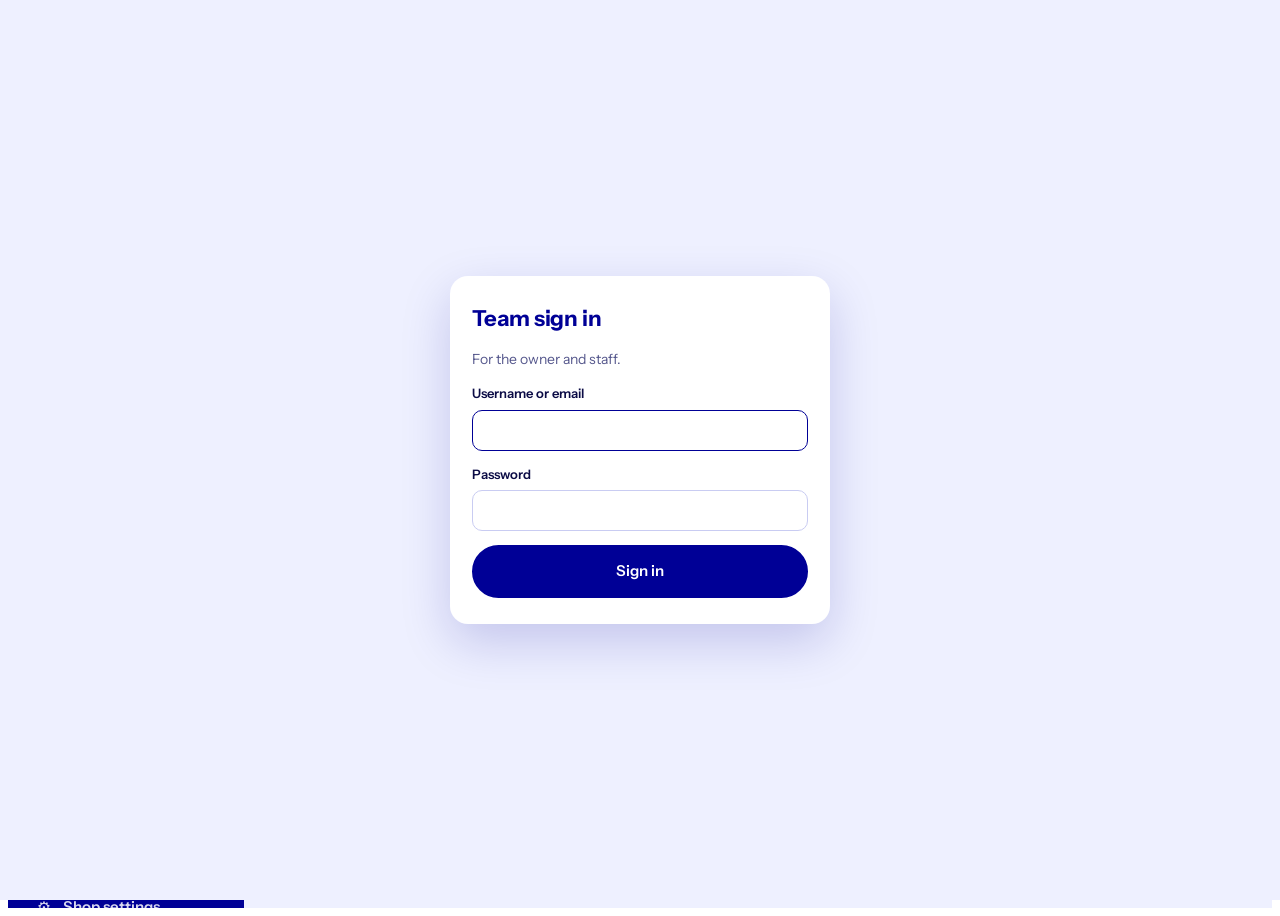
<file: admin-site/index.html>
<!doctype html>
<html lang="en">
<head>
<meta charset="utf-8">
<meta name="viewport" content="width=device-width, initial-scale=1">
<meta name="theme-color" content="#000096">
<meta name="referrer" content="strict-origin-when-cross-origin">
<title>Team sign in</title>
<meta name="robots" content="noindex, nofollow">
<link rel="icon" href="data:image/svg+xml,%3Csvg xmlns='http://www.w3.org/2000/svg' viewBox='0 0 32 32'%3E%3Ccircle cx='16' cy='16' r='15' fill='%23000096'/%3E%3C/svg%3E">
<link rel="stylesheet" href="https://fonts.googleapis.com/css2?family=Unbounded:wght@500;700;800&family=Instrument+Sans:wght@400;500;600;700&display=swap">
<link rel="stylesheet" href="styles.css">
</head>
<body>

<!-- ================= SHOP ================= -->
<div id="storeView">
<header class="top">
  <div class="wrap">
    <a class="logo" href="#top" aria-label="Delidome home">
      <span id="logoMark"><svg viewBox="0 0 30 24" aria-hidden="true"><path d="M3 21a12 12 0 0 1 24 0Z" fill="currentColor"/><circle cx="15" cy="5" r="2.6" fill="currentColor"/><rect x="1" y="20.5" width="28" height="3" rx="1.5" fill="currentColor"/></svg></span><span id="brandTxt">delidome</span>
    </a>
    <div class="top-actions">
      <button class="bagbtn bellbtn" id="bellBtn" type="button" aria-label="Notifications" aria-haspopup="dialog" aria-expanded="false"><svg viewBox="0 0 24 24" aria-hidden="true"><path d="M6 17V11a6 6 0 0 1 12 0v6l1.5 2h-15L6 17Z" fill="none" stroke="currentColor" stroke-width="2" stroke-linejoin="round"/><path d="M10 21a2 2 0 0 0 4 0" fill="none" stroke="currentColor" stroke-width="2" stroke-linecap="round"/></svg><span class="bagn" id="bellCount" hidden></span></button>
      <button class="bagbtn" id="moBtn" type="button" aria-label="My orders" title="My orders"><svg class="bagsvg" viewBox="0 0 24 24" aria-hidden="true"><path d="M5 8h14l-1 12H6L5 8Z" fill="none" stroke="currentColor" stroke-width="2" stroke-linejoin="round"/><path d="M9 8V6a3 3 0 0 1 6 0v2" fill="none" stroke="currentColor" stroke-width="2" stroke-linecap="round"/><path d="M9.5 13.5c.7 1 1.6 1.5 2.5 1.5s1.8-.5 2.5-1.5" fill="none" stroke="currentColor" stroke-width="1.8" stroke-linecap="round"/></svg><span class="bagn" id="moCount" hidden></span></button>
      <a class="adminlink" href="#admin" aria-label="Admin">Admin</a>
      <button class="pill" id="pillBtn" type="button">Your box <b id="pillCount">0/6</b></button>
    </div>
  </div>
  <div class="flash" id="flash" hidden aria-live="polite"></div>
</header>
<main id="top">
  <section class="hero wrap">
    <div class="dome" id="dome">
      <div class="hm" id="heroMedia" aria-hidden="true"></div><div class="ho" id="heroOverlay" aria-hidden="true"></div>
      <p class="eyebrow" id="heroEyebrow">Baked fresh every morning</p>
      <h1 id="heroTitle">Warm cookies, boxed your way.</h1>
      <p class="lede" id="heroLede">Pick a box, fill it with the flavors you love, and choose when you want it. Pickup or local delivery.</p>
      <div class="hero-ctas">
        <a class="btn btn-white" id="heroBtn1" href="#build">Build a box</a>
        <a class="btn btn-ghost" id="heroBtn2" href="#menu">See the flavors</a>
      </div>
    </div>
    <div class="hero-strip" id="heroStrip"></div>
  </section>

  <div id="lpTop"></div>
  <div class="marq" id="marq" hidden></div>

  <section class="build wrap" id="build">
    <div class="editbar" id="editBar" hidden></div>
    <div class="build-head">
      <h2 id="buildTitle">Build your box</h2>
      <p id="buildIntro">Choose a size, fill every spot, then tell us when you want it. Each box is baked the morning it leaves the oven room.</p>
      <div class="steps" role="tablist">
        <button class="step" id="tab1" type="button" aria-current="step"><i>1</i>Your box</button>
        <button class="step" id="tab2" type="button"><i>2</i>When</button>
      </div>
    </div>

    <div class="build-grid">
      <div class="build-main">
        <div id="step1">
          <div class="block">
            <h3 class="q">How many cookies?</h3>
            <div class="sizes" id="sizes"></div>
            <div class="gifthint" id="giftHint" hidden></div>
            <div class="custom" id="customBox" hidden></div>
          </div>
          <div class="block" id="menu">
            <div class="qrow">
              <h3 class="q">Fill it up</h3>
              <button class="linkbtn" id="fillRest" type="button">Fill the rest for me</button>
            </div>
            <div class="chips catbar" id="catBar" hidden></div>
            <div class="menu" id="menuGrid"></div>
            <p class="hint" id="xtraHint" hidden>Flavors marked with a price cost that much extra per cookie.</p>
          </div>
        </div>

        <div id="step2" hidden>
          <div class="block">
            <h3 class="q">How would you like it?</h3>
            <div class="choice" id="modes">
            </div>
            <p class="hint" id="modeHint"></p>
            <p class="hint cnote" id="cnoteSd" hidden></p>
          </div>
          <div class="block" id="dayBlock">
            <h3 class="q">Which day?</h3>
            <div class="days" id="days"></div>
            <p class="hint" id="daysHint"></p>
          </div>
          <div class="block" id="timeBlock">
            <h3 class="q">What time?</h3>
            <div class="choice" id="times"></div>
            <p class="hint cnote" id="cnoteSch" hidden></p>
          </div>
          <div class="block" id="extrasBlock">
            <h3 class="q">Add extras</h3>
            <div class="extras" id="extras"></div>
          </div>
          <div class="block">
            <label class="flbl" for="giftNote">Gift note or anything we should know (optional)</label>
            <textarea id="giftNote" rows="3" placeholder="Happy birthday, Sari! Love, Dimas"></textarea>
          </div>
          <div class="block">
            <button class="btn btn-line" id="backBtn" type="button">← Back to your box</button>
          </div>
        </div>
      </div>

      <aside class="boxpanel" aria-label="Your box">
        <div class="bp-head"><h3 id="bpTitle">Box of 6</h3><span id="bpCount" class="num">0 of 6</span></div>
        <div class="slots" id="slots"></div>
        <p class="bp-hint">Tap a cookie in the box to take it out.</p>
        <p class="bp-note"><svg viewBox="0 0 20 20" aria-hidden="true"><circle cx="10" cy="10" r="8" fill="none" stroke="currentColor" stroke-width="1.8"/><path d="M10 9v5M10 6.2v.1" stroke="currentColor" stroke-width="1.8" stroke-linecap="round"/></svg><span>Your box may be split into smaller or bigger boxes for delivery safety.</span></p>
        <div class="bp-tools">
          <button class="tool" id="randBtn" type="button"><svg viewBox="0 0 20 20" aria-hidden="true"><rect x="2.5" y="2.5" width="15" height="15" rx="4" fill="none" stroke="currentColor" stroke-width="2"/><circle cx="7" cy="7" r="1.5" fill="currentColor"/><circle cx="13" cy="13" r="1.5" fill="currentColor"/><circle cx="10" cy="10" r="1.5" fill="currentColor"/></svg><span id="randLabel">Random fill</span></button>
          <button class="tool" id="clearBtn" type="button"><svg viewBox="0 0 20 20" aria-hidden="true"><path d="M4 6h12M8 6V4h4v2M6 6l1 11h6l1-11" fill="none" stroke="currentColor" stroke-width="2" stroke-linecap="round" stroke-linejoin="round"/></svg>Clear box</button>
        </div>
        <dl class="lines" id="lines"></dl>
        <div class="giftwrap" id="giftBox" hidden></div>
        <div class="cpn" id="cpn">
          <div class="cpn-ap" id="cpnAp" hidden></div>
          <form class="cpn-f" id="cpnForm" autocomplete="off"><span class="cpn-ic" aria-hidden="true">🎟</span><input id="cpnIn" class="cpn-in" placeholder="Coupon code" maxlength="20" aria-label="Coupon code" autocapitalize="characters" spellcheck="false"><button class="cpn-b" type="submit">Apply</button></form>
          <p class="cpn-m" id="cpnMsg" role="status" hidden></p>
          <div class="cpn-ch" id="cpnCh"></div>
        </div>
        <div class="total"><span>Total</span><strong id="total">$0.00</strong></div>
        <button class="btn cta" id="panelCta" type="button">Pick 6 more</button>
        <p class="ctamsg" id="ctaMsg" role="alert" hidden>Please choose a courier first.</p>
      </aside>
    </div>
  </section>

  <div id="lpBottom"></div>
  <section class="visit" id="visit">
    <div class="wrap visit-grid">
      <div>
        <h2 id="visitTitle">Come say hello</h2>
        <p id="visitText">Pickup is at the front counter. Give your name and we'll bring your box out.</p>
        <dl class="hours" id="hours"></dl>
        <p class="addr" id="addr"></p>
      </div>
      <div class="faq">
        <h2 id="faqTitle">Good to know</h2>
        <div id="faqList"></div>
      </div>
    </div>
  </section>
</main>

<footer id="siteFoot">
  <div class="wrap">
    <span class="logo"><span id="ftMark"><svg viewBox="0 0 30 24" aria-hidden="true"><path d="M3 21a12 12 0 0 1 24 0Z" fill="currentColor"/><circle cx="15" cy="5" r="2.6" fill="currentColor"/><rect x="1" y="20.5" width="28" height="3" rx="1.5" fill="currentColor"/></svg></span><span id="ftBrand">delidome</span></span>
    <span><span id="ftText">Fresh cookie boxes, baked to order.</span> <a href="#admin">Shop admin</a></span>
  </div>
  <div class="wrap"><div class="ft-social" id="ftSocial" hidden></div></div>
</footer>

<div class="sheet" id="moSheet" hidden role="dialog" aria-modal="true" aria-label="My orders"><div class="sheet-card" id="moCard"></div></div>
<div class="bell-pop" id="bellPop" hidden role="dialog" aria-label="Notifications"><div class="bell-h"><b>🔔 Notifications</b><button class="x" type="button" data-bellclose aria-label="Close">✕</button></div><div class="bell-tabs" id="bellTabs" role="tablist"></div><div class="bell-list" id="bellList"></div></div>
<div class="gsheet" id="giftSheet" hidden><div class="gs-dim" data-gsclose></div><div class="gs-card" role="dialog" aria-modal="true" aria-labelledby="gsTitle"><button class="x gs-x" type="button" data-gsclose aria-label="Close">✕</button><div id="gsBody"></div></div></div>
<div class="pp-pop" id="ppPop" hidden role="dialog" aria-modal="true" aria-label="Payment proof sent"><div class="pp-fx" id="ppFx" aria-hidden="true"></div><div class="pp-card" id="ppCard"></div></div>
<div class="rnpop" id="rnPop" hidden role="status" aria-live="polite"></div>
<div class="sheet center" id="gdSheet" hidden role="alertdialog" aria-modal="true" aria-labelledby="gdTitle"><div class="sheet-card cw-card" id="gdCard"></div></div>
<div class="sheet center" id="slowSheet" hidden role="alertdialog" aria-modal="true" aria-labelledby="slowTitle"><div class="sheet-card cw-card sl-card" id="slowCard"></div></div>
<div class="sheet center" id="cwSheet" hidden role="alertdialog" aria-modal="true" aria-labelledby="cwTitle"><div class="sheet-card cw-card" id="cwCard"></div></div>
<div class="sheet" id="sdSheet" hidden role="dialog" aria-modal="true" aria-label="Sameday shipment"><div class="sheet-card sd-card" id="sdCard"></div></div>
<div class="sheet" id="rvSheet" hidden role="dialog" aria-modal="true" aria-label="Flavor reviews"><div class="sheet-card" id="rvCard"></div></div>

<div class="bar" aria-live="polite">
  <div><strong id="barTotal">$0.00</strong><small id="barSub">0 of 6 picked</small></div>
  <div class="barr"><button class="barrand" id="barRand" type="button" hidden aria-label="Random fill"></button><button class="btn" id="barCta" type="button">Pick 6 more</button></div>
</div>
<button class="fab" id="fab" type="button" hidden aria-label="Show my box"><span class="fab-pl" id="fabPl"><span class="fab-ic" id="fabIc" aria-hidden="true"></span></span><small class="fab-tx" id="fabTx"></small></button>

<div class="sheet" id="bsPop" hidden role="dialog" aria-modal="true" aria-labelledby="bsPopTitle">
  <div class="sheet-card">
    <div class="sheet-top"><h3 id="bsPopTitle">Choose a courier</h3><button class="x" id="bsPopX" type="button" aria-label="Close">✕</button></div>
    <div class="form" id="bsPopBody"></div>
    <button class="btn btn-blue" id="bsPopDone" type="button" style="width:100%;margin-top:14px">Done</button>
  </div>
</div>
<div class="sheet" id="sheet" hidden role="dialog" aria-modal="true" aria-labelledby="sheetTitle">
  <div class="sheet-card">
    <div id="checkoutView">
      <div class="sheet-top"><h3 id="sheetTitle">Checkout</h3><button class="x" id="closeSheet" type="button" aria-label="Close">✕</button></div>
      <div class="summary" id="summary"></div>
      <form class="form" id="coForm" novalidate>
        <h4>Contact</h4>
        <div class="field"><label for="coName">Full name</label><input id="coName" required autocomplete="name"></div>
        <div class="field"><label for="coPhone">WhatsApp number</label><input id="coPhone" type="tel" inputmode="numeric" pattern="[0-9]{8,15}" maxlength="24" required autocomplete="tel-national" placeholder="Numbers only, e.g. 81234567890"></div>
        <div class="field"><label for="coEmail">Email</label><input id="coEmail" type="email" required autocomplete="email"></div>
        <div class="field"><span class="flbl" style="font-weight:600;font-size:14px">Send order updates by</span>
          <div style="display:flex;flex-wrap:wrap;gap:6px 18px"><label class="chk"><input type="radio" name="coNotify" value="whatsapp"> WhatsApp</label><label class="chk"><input type="radio" name="coNotify" value="email"> Email</label><label class="chk"><input type="radio" name="coNotify" value="both" checked> Both</label></div></div>
        <div class="field" id="addrFields" hidden><label for="coAddr">Delivery address</label><textarea id="coAddr" rows="3" autocomplete="street-address" placeholder="Street, number, area, city"></textarea>
          <p class="addrwarn" role="note">⚠️ <b>Please make sure your address is really accurate.</b> We're not responsible for deliveries to a wrong address.</p>
          <div class="placex" id="placeNoteWrap" hidden><label for="coDNote">Note for the driver <small class="note">(optional)</small></label><textarea id="coDNote" rows="2" maxlength="200" placeholder="e.g. Green gate next to Indomaret, house no. 6, ring the bell"></textarea></div>
          <div class="placex" id="placePhotoWrap" hidden><span class="flbl">Photo of your place <small class="note">(optional)</small></span>
            <div class="colin" style="flex-wrap:wrap"><label class="ghost mqbtn" id="coPhotoBtn">📷 Add photo<input type="file" accept="image/*" hidden id="coPhoto"></label><img id="coPhotoPrev" class="placeprev" hidden alt="Your place"><button type="button" class="ghost" id="coPhotoRm" hidden>Remove</button></div>
            <small class="note">Helps the courier find you. Only the shop and you can see it, and it's deleted a few days after delivery.</small></div></div>
        <div class="field bssum" id="bsSum" hidden></div>
        <div class="field bsbox" id="bsBox" hidden>
          <span class="flbl" style="font-weight:600;font-size:14px">Courier</span>
          <p class="note" style="margin:2px 0 8px">Search your area, then pick a courier. The price is for this order only.</p>
          <div class="bsrow"><input id="bsArea" placeholder="Area, sub-district or postal code" autocomplete="off" aria-label="Delivery area"><div class="bslist" id="bsAreaList" hidden></div></div>
          <div class="bsbtns"><button type="button" class="ghost" id="bsFind">📍 Find my address on the map</button><button type="button" class="ghost" id="bsGeo">Use my current location</button><button type="button" class="ghost" id="bsPick">🗺️ Pick on the map</button></div>
          <div class="bsmap" id="bsMap" hidden></div>
          <p class="note" id="bsMapHint" hidden style="margin:4px 0 0">Drag the pin (or tap the map) to your exact door. Prices update by themselves.</p>
          <p class="note" id="bsPlace" hidden></p>
          <div class="bsopts" id="bsOpts"></div>
          <p class="err" id="bsErr" hidden></p>
        </div>
        <p class="err" id="coErr" hidden></p>
        <button class="btn btn-blue" type="submit" id="placeBtn">Place order</button>
        <p class="note" id="coNote"></p>
      </form>
    </div>
    <div id="doneView" hidden>
      <div class="done-box" id="doneBox">
        <div id="dnFx" aria-hidden="true"></div>
        <div class="badge" id="doneBadge">✓</div>
        <h3 id="doneTitle">Order placed</h3>
        <p id="doneText"></p>
        <span class="code" id="doneCode"></span>
        <p class="dn-urgent" id="doneUrgent"></p>
        <div class="dn-cd" id="doneCd"></div>
        <div class="dn-pm" id="donePM"></div>
        <button class="btn btn-blue dn-pay" id="donePay" type="button">Pay now</button>
        <button class="btn btn-ghost-blue" id="newBox" type="button">Build another box</button>
        <button class="linkbtn dn-track" id="doneClose" type="button">Track my order</button>
      </div>
    </div>
  </div>
</div>
</div>

<!-- ================= ADMIN ================= -->
<div id="adminView" hidden>
  <div class="al-stack" id="alStack" aria-live="assertive"></div>
  <div class="admin">
    <aside class="side">
      <span class="logo"><svg viewBox="0 0 30 24" aria-hidden="true"><path d="M3 21a12 12 0 0 1 24 0Z" fill="#fff"/><circle cx="15" cy="5" r="2.6" fill="#fff"/><rect x="1" y="20.5" width="28" height="3" rx="1.5" fill="#fff"/></svg>delidome</span>
      <span class="role">Shop admin</span>
      <nav class="nav" id="anav">
        <button type="button" data-tab="dashboard"><span class="nl"><span class="ni" aria-hidden="true">📊</span>Dashboard</span></button>
        <button type="button" data-tab="orders"><span class="nl"><span class="ni" aria-hidden="true">📋</span>Orders</span><span class="count" id="cOrders"></span></button>
        <button type="button" data-tab="complaints"><span class="nl"><span class="ni" aria-hidden="true">⚠️</span>Complaints</span><span class="count" id="cComplaints"></span></button>
        <button type="button" data-tab="customers"><span class="nl"><span class="ni" aria-hidden="true">👥</span>Customers</span></button>
        <button type="button" data-tab="products"><span class="nl"><span class="ni" aria-hidden="true">🍪</span>Flavors</span><span class="count" id="cProducts"></span></button>
        <button type="button" data-tab="badges"><span class="nl"><span class="ni" aria-hidden="true">🏅</span>Badges</span></button>
        <button type="button" data-tab="sales"><span class="nl"><span class="ni" aria-hidden="true">⚡</span>Flash sales</span><span class="count live" id="cSales"></span></button>
        <button type="button" data-tab="coupons"><span class="nl"><span class="ni" aria-hidden="true">🎟️</span>Coupons</span><span class="count" id="cCoupons"></span></button>
        <button type="button" data-tab="boxes"><span class="nl"><span class="ni" aria-hidden="true">📦</span>Boxes &amp; extras</span></button>
        <button type="button" data-tab="notify"><span class="nl"><span class="ni" aria-hidden="true">🔔</span>Notifications</span></button>
        <button type="button" data-tab="announcer"><span class="nl"><span class="ni" aria-hidden="true">📢</span>Announcer</span></button>
        <button type="button" data-tab="hero"><span class="nl"><span class="ni" aria-hidden="true">🖼️</span>Top banner</span></button>
        <button type="button" data-tab="landing"><span class="nl"><span class="ni" aria-hidden="true">🏠</span>Landing page</span></button>
        <button type="button" data-tab="marquee"><span class="nl"><span class="ni" aria-hidden="true">🎞️</span>Marquee banner</span></button>
        <button type="button" data-tab="delivery"><span class="nl"><span class="ni" aria-hidden="true">🛵</span>Delivery &amp; courier</span></button>
        <button type="button" data-tab="labels"><span class="nl"><span class="ni" aria-hidden="true">🏷️</span>Shipping labels</span></button>
        <button type="button" data-tab="settings"><span class="nl"><span class="ni" aria-hidden="true">⚙️</span>Shop settings</span></button>
        <button type="button" data-tab="security"><span class="nl"><span class="ni" aria-hidden="true">🛡️</span>Security</span><span class="count" id="cSec" hidden></span></button>
        <button type="button" data-tab="log"><span class="nl"><span class="ni" aria-hidden="true">📜</span>Activity</span></button>
        <button type="button" data-tab="team"><span class="nl"><span class="ni" aria-hidden="true">🧑‍🍳</span>Team</span></button>
      </nav>
      <a class="btn btn-white btn-sm viewshop" id="viewShop" href="#" target="_blank" rel="noopener noreferrer" style="display:none">View shop ↗</a>
      <span class="role" id="syncSt" hidden></span>
      <button type="button" class="btn btn-white btn-sm" id="signOut" hidden style="margin-top:8px">Sign out</button>
    </aside>
    <main class="amain" id="amain"></main>
  </div>
  <div class="drawer" id="drawer" hidden></div>
  <div class="sheet" id="modal" hidden role="dialog" aria-modal="true" aria-labelledby="modalTitle"><div class="sheet-card" id="modalCard"></div></div>
</div>
<div class="toast" id="toast" hidden role="status"></div>


<noscript><p style="padding:24px;font-family:sans-serif">Please turn on JavaScript to order cookies.</p></noscript>
<script src="config.js"></script>
<script src="backend.js"></script>
<script src="sb.js"></script>
<script src="app.js"></script>
</body>
</html>
</file>
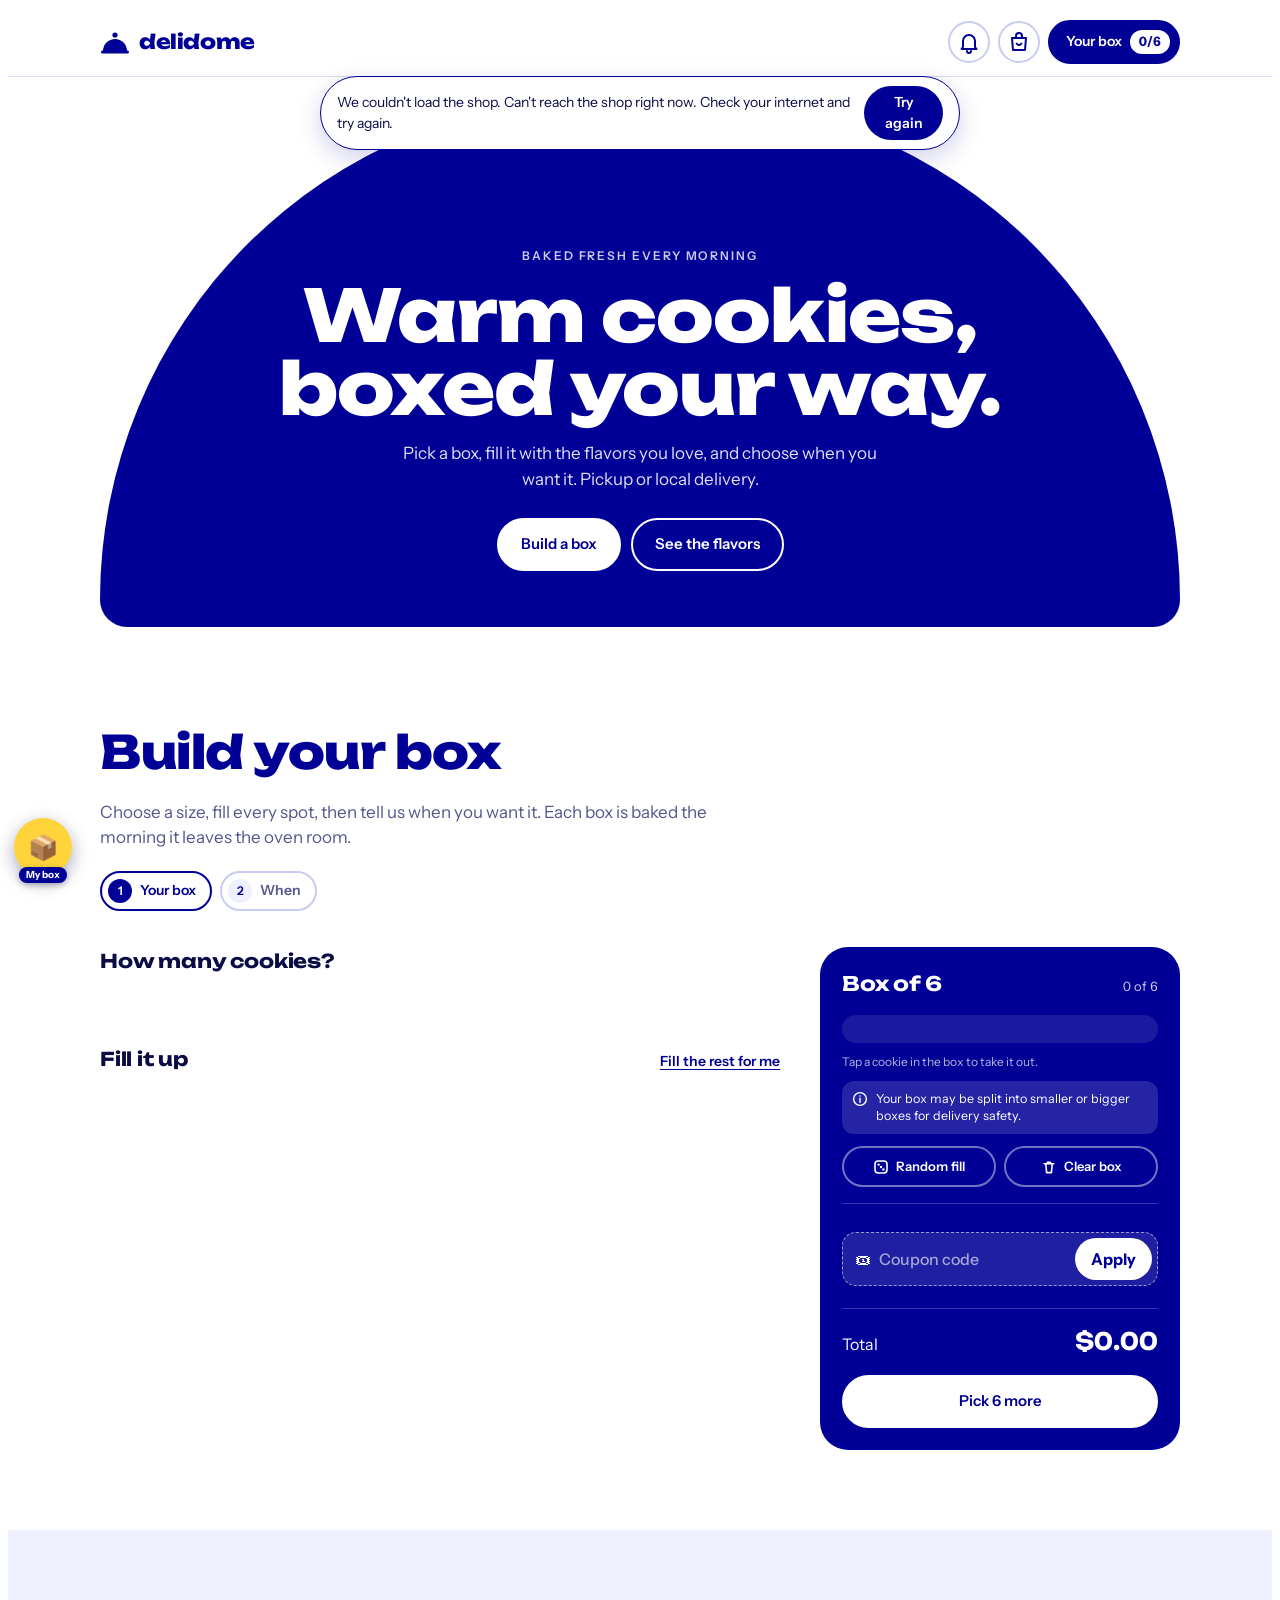
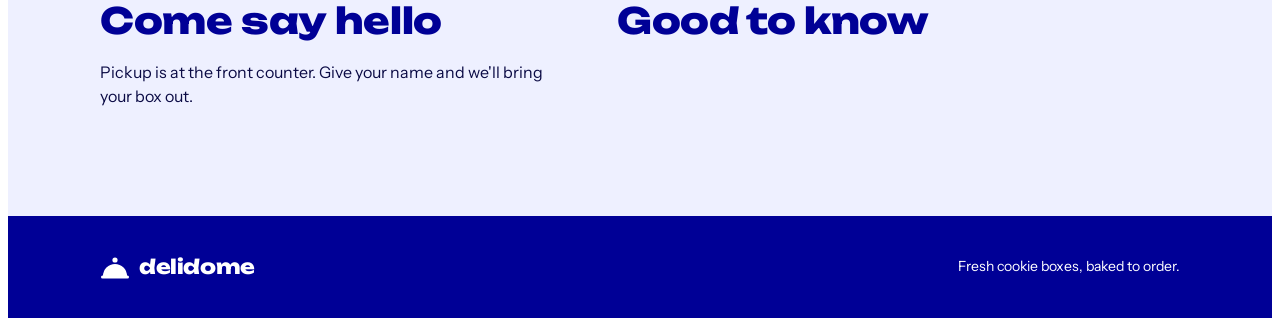
<file: site/index.html>
<!doctype html>
<html lang="en">
<head>
<meta charset="utf-8">
<meta name="viewport" content="width=device-width, initial-scale=1">
<meta name="theme-color" content="#000096">
<meta name="referrer" content="strict-origin-when-cross-origin">
<title>Delidome Cookie Boxes</title>
<link rel="icon" href="data:image/svg+xml,%3Csvg xmlns='http://www.w3.org/2000/svg' viewBox='0 0 32 32'%3E%3Ccircle cx='16' cy='16' r='15' fill='%23000096'/%3E%3C/svg%3E">
<link rel="preconnect" href="https://fonts.googleapis.com">
<link rel="preconnect" href="https://fonts.gstatic.com" crossorigin>
<link rel="stylesheet" href="https://fonts.googleapis.com/css2?family=Unbounded:wght@500;700;800&family=Instrument+Sans:wght@400;500;600;700&display=swap">
<link rel="stylesheet" href="styles.css">
</head>
<body>

<!-- ================= SHOP ================= -->
<div id="storeView">
<header class="top">
  <div class="wrap">
    <a class="logo" href="#top" aria-label="Delidome home">
      <span id="logoMark"><svg viewBox="0 0 30 24" aria-hidden="true"><path d="M3 21a12 12 0 0 1 24 0Z" fill="currentColor"/><circle cx="15" cy="5" r="2.6" fill="currentColor"/><rect x="1" y="20.5" width="28" height="3" rx="1.5" fill="currentColor"/></svg></span><span id="brandTxt">delidome</span>
    </a>
    <div class="top-actions">
      <button class="bagbtn bellbtn" id="bellBtn" type="button" aria-label="Notifications" aria-haspopup="dialog" aria-expanded="false"><svg viewBox="0 0 24 24" aria-hidden="true"><path d="M6 17V11a6 6 0 0 1 12 0v6l1.5 2h-15L6 17Z" fill="none" stroke="currentColor" stroke-width="2" stroke-linejoin="round"/><path d="M10 21a2 2 0 0 0 4 0" fill="none" stroke="currentColor" stroke-width="2" stroke-linecap="round"/></svg><span class="bagn" id="bellCount" hidden></span></button>
      <button class="bagbtn" id="moBtn" type="button" aria-label="My orders" title="My orders"><svg class="bagsvg" viewBox="0 0 24 24" aria-hidden="true"><path d="M5 8h14l-1 12H6L5 8Z" fill="none" stroke="currentColor" stroke-width="2" stroke-linejoin="round"/><path d="M9 8V6a3 3 0 0 1 6 0v2" fill="none" stroke="currentColor" stroke-width="2" stroke-linecap="round"/><path d="M9.5 13.5c.7 1 1.6 1.5 2.5 1.5s1.8-.5 2.5-1.5" fill="none" stroke="currentColor" stroke-width="1.8" stroke-linecap="round"/></svg><span class="bagn" id="moCount" hidden></span></button>
      <button class="pill" id="pillBtn" type="button">Your box <b id="pillCount">0/6</b></button>
    </div>
  </div>
  <div class="flash" id="flash" hidden aria-live="polite"></div>
</header>
<main id="top">
  <section class="hero wrap">
    <div class="dome" id="dome">
      <div class="hm" id="heroMedia" aria-hidden="true"></div><div class="ho" id="heroOverlay" aria-hidden="true"></div>
      <p class="eyebrow" id="heroEyebrow">Baked fresh every morning</p>
      <h1 id="heroTitle">Warm cookies, boxed your way.</h1>
      <p class="lede" id="heroLede">Pick a box, fill it with the flavors you love, and choose when you want it. Pickup or local delivery.</p>
      <div class="hero-ctas">
        <a class="btn btn-white" id="heroBtn1" href="#build">Build a box</a>
        <a class="btn btn-ghost" id="heroBtn2" href="#menu">See the flavors</a>
      </div>
    </div>
    <div class="hero-strip" id="heroStrip"></div>
  </section>

  <div id="lpTop"></div>
  <div class="marq" id="marq" hidden></div>

  <section class="build wrap" id="build">
    <div class="editbar" id="editBar" hidden></div>
    <div class="build-head">
      <h2 id="buildTitle">Build your box</h2>
      <p id="buildIntro">Choose a size, fill every spot, then tell us when you want it. Each box is baked the morning it leaves the oven room.</p>
      <div class="steps" role="tablist">
        <button class="step" id="tab1" type="button" aria-current="step"><i>1</i>Your box</button>
        <button class="step" id="tab2" type="button"><i>2</i>When</button>
      </div>
    </div>

    <div class="build-grid">
      <div class="build-main">
        <div id="step1">
          <div class="block">
            <h3 class="q">How many cookies?</h3>
            <div class="sizes" id="sizes"></div>
            <div class="gifthint" id="giftHint" hidden></div>
            <div class="custom" id="customBox" hidden></div>
          </div>
          <div class="block" id="menu">
            <div class="qrow">
              <h3 class="q">Fill it up</h3>
              <button class="linkbtn" id="fillRest" type="button">Fill the rest for me</button>
            </div>
            <div class="chips catbar" id="catBar" hidden></div>
            <div class="menu" id="menuGrid"></div>
            <p class="hint" id="xtraHint" hidden>Flavors marked with a price cost that much extra per cookie.</p>
          </div>
        </div>

        <div id="step2" hidden>
          <div class="block">
            <h3 class="q">How would you like it?</h3>
            <div class="choice" id="modes">
            </div>
            <p class="hint" id="modeHint"></p>
            <p class="hint cnote" id="cnoteSd" hidden></p>
          </div>
          <div class="block" id="dayBlock">
            <h3 class="q">Which day?</h3>
            <div class="days" id="days"></div>
            <p class="hint" id="daysHint"></p>
          </div>
          <div class="block" id="timeBlock">
            <h3 class="q">What time?</h3>
            <div class="choice" id="times"></div>
            <p class="hint cnote" id="cnoteSch" hidden></p>
          </div>
          <div class="block" id="extrasBlock">
            <h3 class="q">Add extras</h3>
            <div class="extras" id="extras"></div>
          </div>
          <div class="block">
            <label class="flbl" for="giftNote">Gift note or anything we should know (optional)</label>
            <textarea id="giftNote" rows="3" placeholder="Happy birthday, Sari! Love, Dimas"></textarea>
          </div>
          <div class="block">
            <button class="btn btn-line" id="backBtn" type="button">← Back to your box</button>
          </div>
        </div>
      </div>

      <aside class="boxpanel" aria-label="Your box">
        <div class="bp-head"><h3 id="bpTitle">Box of 6</h3><span id="bpCount" class="num">0 of 6</span></div>
        <div class="slots" id="slots"></div>
        <p class="bp-hint">Tap a cookie in the box to take it out.</p>
        <p class="bp-note"><svg viewBox="0 0 20 20" aria-hidden="true"><circle cx="10" cy="10" r="8" fill="none" stroke="currentColor" stroke-width="1.8"/><path d="M10 9v5M10 6.2v.1" stroke="currentColor" stroke-width="1.8" stroke-linecap="round"/></svg><span>Your box may be split into smaller or bigger boxes for delivery safety.</span></p>
        <div class="bp-tools">
          <button class="tool" id="randBtn" type="button"><svg viewBox="0 0 20 20" aria-hidden="true"><rect x="2.5" y="2.5" width="15" height="15" rx="4" fill="none" stroke="currentColor" stroke-width="2"/><circle cx="7" cy="7" r="1.5" fill="currentColor"/><circle cx="13" cy="13" r="1.5" fill="currentColor"/><circle cx="10" cy="10" r="1.5" fill="currentColor"/></svg><span id="randLabel">Random fill</span></button>
          <button class="tool" id="clearBtn" type="button"><svg viewBox="0 0 20 20" aria-hidden="true"><path d="M4 6h12M8 6V4h4v2M6 6l1 11h6l1-11" fill="none" stroke="currentColor" stroke-width="2" stroke-linecap="round" stroke-linejoin="round"/></svg>Clear box</button>
        </div>
        <dl class="lines" id="lines"></dl>
        <div class="giftwrap" id="giftBox" hidden></div>
        <div class="cpn" id="cpn">
          <div class="cpn-ap" id="cpnAp" hidden></div>
          <form class="cpn-f" id="cpnForm" autocomplete="off"><span class="cpn-ic" aria-hidden="true">🎟</span><input id="cpnIn" class="cpn-in" placeholder="Coupon code" maxlength="20" aria-label="Coupon code" autocapitalize="characters" spellcheck="false"><button class="cpn-b" type="submit">Apply</button></form>
          <p class="cpn-m" id="cpnMsg" role="status" hidden></p>
          <div class="cpn-ch" id="cpnCh"></div>
        </div>
        <div class="total"><span>Total</span><strong id="total">$0.00</strong></div>
        <button class="btn cta" id="panelCta" type="button">Pick 6 more</button>
        <p class="ctamsg" id="ctaMsg" role="alert" hidden>Please choose a courier first.</p>
      </aside>
    </div>
  </section>

  <div id="lpBottom"></div>
  <section class="visit" id="visit">
    <div class="wrap visit-grid">
      <div>
        <h2 id="visitTitle">Come say hello</h2>
        <p id="visitText">Pickup is at the front counter. Give your name and we'll bring your box out.</p>
        <dl class="hours" id="hours"></dl>
        <p class="addr" id="addr"></p>
      </div>
      <div class="faq">
        <h2 id="faqTitle">Good to know</h2>
        <div id="faqList"></div>
      </div>
    </div>
  </section>
</main>

<footer id="siteFoot">
  <div class="wrap">
    <span class="logo"><span id="ftMark"><svg viewBox="0 0 30 24" aria-hidden="true"><path d="M3 21a12 12 0 0 1 24 0Z" fill="currentColor"/><circle cx="15" cy="5" r="2.6" fill="currentColor"/><rect x="1" y="20.5" width="28" height="3" rx="1.5" fill="currentColor"/></svg></span><span id="ftBrand">delidome</span></span>
    <span><span id="ftText">Fresh cookie boxes, baked to order.</span></span>
  </div>
  <div class="wrap"><div class="ft-social" id="ftSocial" hidden></div></div>
</footer>

<div class="sheet" id="moSheet" hidden role="dialog" aria-modal="true" aria-label="My orders"><div class="sheet-card" id="moCard"></div></div>
<div class="bell-pop" id="bellPop" hidden role="dialog" aria-label="Notifications"><div class="bell-h"><b>🔔 Notifications</b><button class="x" type="button" data-bellclose aria-label="Close">✕</button></div><div class="bell-tabs" id="bellTabs" role="tablist"></div><div class="bell-list" id="bellList"></div></div>
<div class="gsheet" id="giftSheet" hidden><div class="gs-dim" data-gsclose></div><div class="gs-card" role="dialog" aria-modal="true" aria-labelledby="gsTitle"><button class="x gs-x" type="button" data-gsclose aria-label="Close">✕</button><div id="gsBody"></div></div></div>
<div class="pp-pop" id="ppPop" hidden role="dialog" aria-modal="true" aria-label="Payment proof sent"><div class="pp-fx" id="ppFx" aria-hidden="true"></div><div class="pp-card" id="ppCard"></div></div>
<div class="rnpop" id="rnPop" hidden role="status" aria-live="polite"></div>
<div class="sheet center" id="gdSheet" hidden role="alertdialog" aria-modal="true" aria-labelledby="gdTitle"><div class="sheet-card cw-card" id="gdCard"></div></div>
<div class="sheet center" id="slowSheet" hidden role="alertdialog" aria-modal="true" aria-labelledby="slowTitle"><div class="sheet-card cw-card sl-card" id="slowCard"></div></div>
<div class="sheet center" id="cwSheet" hidden role="alertdialog" aria-modal="true" aria-labelledby="cwTitle"><div class="sheet-card cw-card" id="cwCard"></div></div>
<div class="sheet" id="sdSheet" hidden role="dialog" aria-modal="true" aria-label="Sameday shipment"><div class="sheet-card sd-card" id="sdCard"></div></div>
<div class="sheet" id="rvSheet" hidden role="dialog" aria-modal="true" aria-label="Flavor reviews"><div class="sheet-card" id="rvCard"></div></div>

<div class="bar" aria-live="polite">
  <div><strong id="barTotal">$0.00</strong><small id="barSub">0 of 6 picked</small></div>
  <div class="barr"><button class="barrand" id="barRand" type="button" hidden aria-label="Random fill"></button><button class="btn" id="barCta" type="button">Pick 6 more</button></div>
</div>
<button class="fab" id="fab" type="button" hidden aria-label="Show my box"><span class="fab-pl" id="fabPl"><span class="fab-ic" id="fabIc" aria-hidden="true"></span></span><small class="fab-tx" id="fabTx"></small></button>

<div class="sheet" id="bsPop" hidden role="dialog" aria-modal="true" aria-labelledby="bsPopTitle">
  <div class="sheet-card">
    <div class="sheet-top"><h3 id="bsPopTitle">Choose a courier</h3><button class="x" id="bsPopX" type="button" aria-label="Close">✕</button></div>
    <div class="form" id="bsPopBody"></div>
    <button class="btn btn-blue" id="bsPopDone" type="button" style="width:100%;margin-top:14px">Done</button>
  </div>
</div>
<div class="sheet" id="sheet" hidden role="dialog" aria-modal="true" aria-labelledby="sheetTitle">
  <div class="sheet-card">
    <div id="checkoutView">
      <div class="sheet-top"><h3 id="sheetTitle">Checkout</h3><button class="x" id="closeSheet" type="button" aria-label="Close">✕</button></div>
      <div class="summary" id="summary"></div>
      <form class="form" id="coForm" novalidate>
        <h4>Contact</h4>
        <div class="field"><label for="coName">Full name</label><input id="coName" required autocomplete="name"></div>
        <div class="field"><label for="coPhone">WhatsApp number</label><input id="coPhone" type="tel" inputmode="numeric" pattern="[0-9]{8,15}" maxlength="24" required autocomplete="tel-national" placeholder="Numbers only, e.g. 81234567890"></div>
        <div class="field"><label for="coEmail">Email</label><input id="coEmail" type="email" required autocomplete="email"></div>
        <div class="field"><span class="flbl" style="font-weight:600;font-size:14px">Send order updates by</span>
          <div style="display:flex;flex-wrap:wrap;gap:6px 18px"><label class="chk"><input type="radio" name="coNotify" value="whatsapp"> WhatsApp</label><label class="chk"><input type="radio" name="coNotify" value="email"> Email</label><label class="chk"><input type="radio" name="coNotify" value="both" checked> Both</label></div></div>
        <div class="field" id="addrFields" hidden><label for="coAddr">Delivery address</label><textarea id="coAddr" rows="3" autocomplete="street-address" placeholder="Street, number, area, city"></textarea>
          <p class="addrwarn" role="note">⚠️ <b>Please make sure your address is really accurate.</b> We're not responsible for deliveries to a wrong address.</p>
          <div class="placex" id="placeNoteWrap" hidden><label for="coDNote">Note for the driver <small class="note">(optional)</small></label><textarea id="coDNote" rows="2" maxlength="200" placeholder="e.g. Green gate next to Indomaret, house no. 6, ring the bell"></textarea></div>
          <div class="placex" id="placePhotoWrap" hidden><span class="flbl">Photo of your place <small class="note">(optional)</small></span>
            <div class="colin" style="flex-wrap:wrap"><label class="ghost mqbtn" id="coPhotoBtn">📷 Add photo<input type="file" accept="image/*" hidden id="coPhoto"></label><img id="coPhotoPrev" class="placeprev" hidden alt="Your place"><button type="button" class="ghost" id="coPhotoRm" hidden>Remove</button></div>
            <small class="note">Helps the courier find you. Only the shop and you can see it, and it's deleted a few days after delivery.</small></div></div>
        <div class="field bssum" id="bsSum" hidden></div>
        <div class="field bsbox" id="bsBox" hidden>
          <span class="flbl" style="font-weight:600;font-size:14px">Courier</span>
          <p class="note" style="margin:2px 0 8px">Search your area, then pick a courier. The price is for this order only.</p>
          <div class="bsrow"><input id="bsArea" placeholder="Area, sub-district or postal code" autocomplete="off" aria-label="Delivery area"><div class="bslist" id="bsAreaList" hidden></div></div>
          <div class="bsbtns"><button type="button" class="ghost" id="bsFind">📍 Find my address on the map</button><button type="button" class="ghost" id="bsGeo">Use my current location</button><button type="button" class="ghost" id="bsPick">🗺️ Pick on the map</button></div>
          <div class="bsmap" id="bsMap" hidden></div>
          <p class="note" id="bsMapHint" hidden style="margin:4px 0 0">Drag the pin (or tap the map) to your exact door. Prices update by themselves.</p>
          <p class="note" id="bsPlace" hidden></p>
          <div class="bsopts" id="bsOpts"></div>
          <p class="err" id="bsErr" hidden></p>
        </div>
        <p class="err" id="coErr" hidden></p>
        <button class="btn btn-blue" type="submit" id="placeBtn">Place order</button>
        <p class="note" id="coNote"></p>
      </form>
    </div>
    <div id="doneView" hidden>
      <div class="done-box" id="doneBox">
        <div id="dnFx" aria-hidden="true"></div>
        <div class="badge" id="doneBadge">✓</div>
        <h3 id="doneTitle">Order placed</h3>
        <p id="doneText"></p>
        <span class="code" id="doneCode"></span>
        <p class="dn-urgent" id="doneUrgent"></p>
        <div class="dn-cd" id="doneCd"></div>
        <div class="dn-pm" id="donePM"></div>
        <button class="btn btn-blue dn-pay" id="donePay" type="button">Pay now</button>
        <button class="btn btn-ghost-blue" id="newBox" type="button">Build another box</button>
        <button class="linkbtn dn-track" id="doneClose" type="button">Track my order</button>
      </div>
    </div>
  </div>
</div>
</div>

<div class="toast" id="toast" hidden role="status"></div>
<script src="config.js"></script>
<script src="backend.js"></script>
<script src="sb.js"></script>
<script src="app.js"></script>
</body>
</html>
</file>
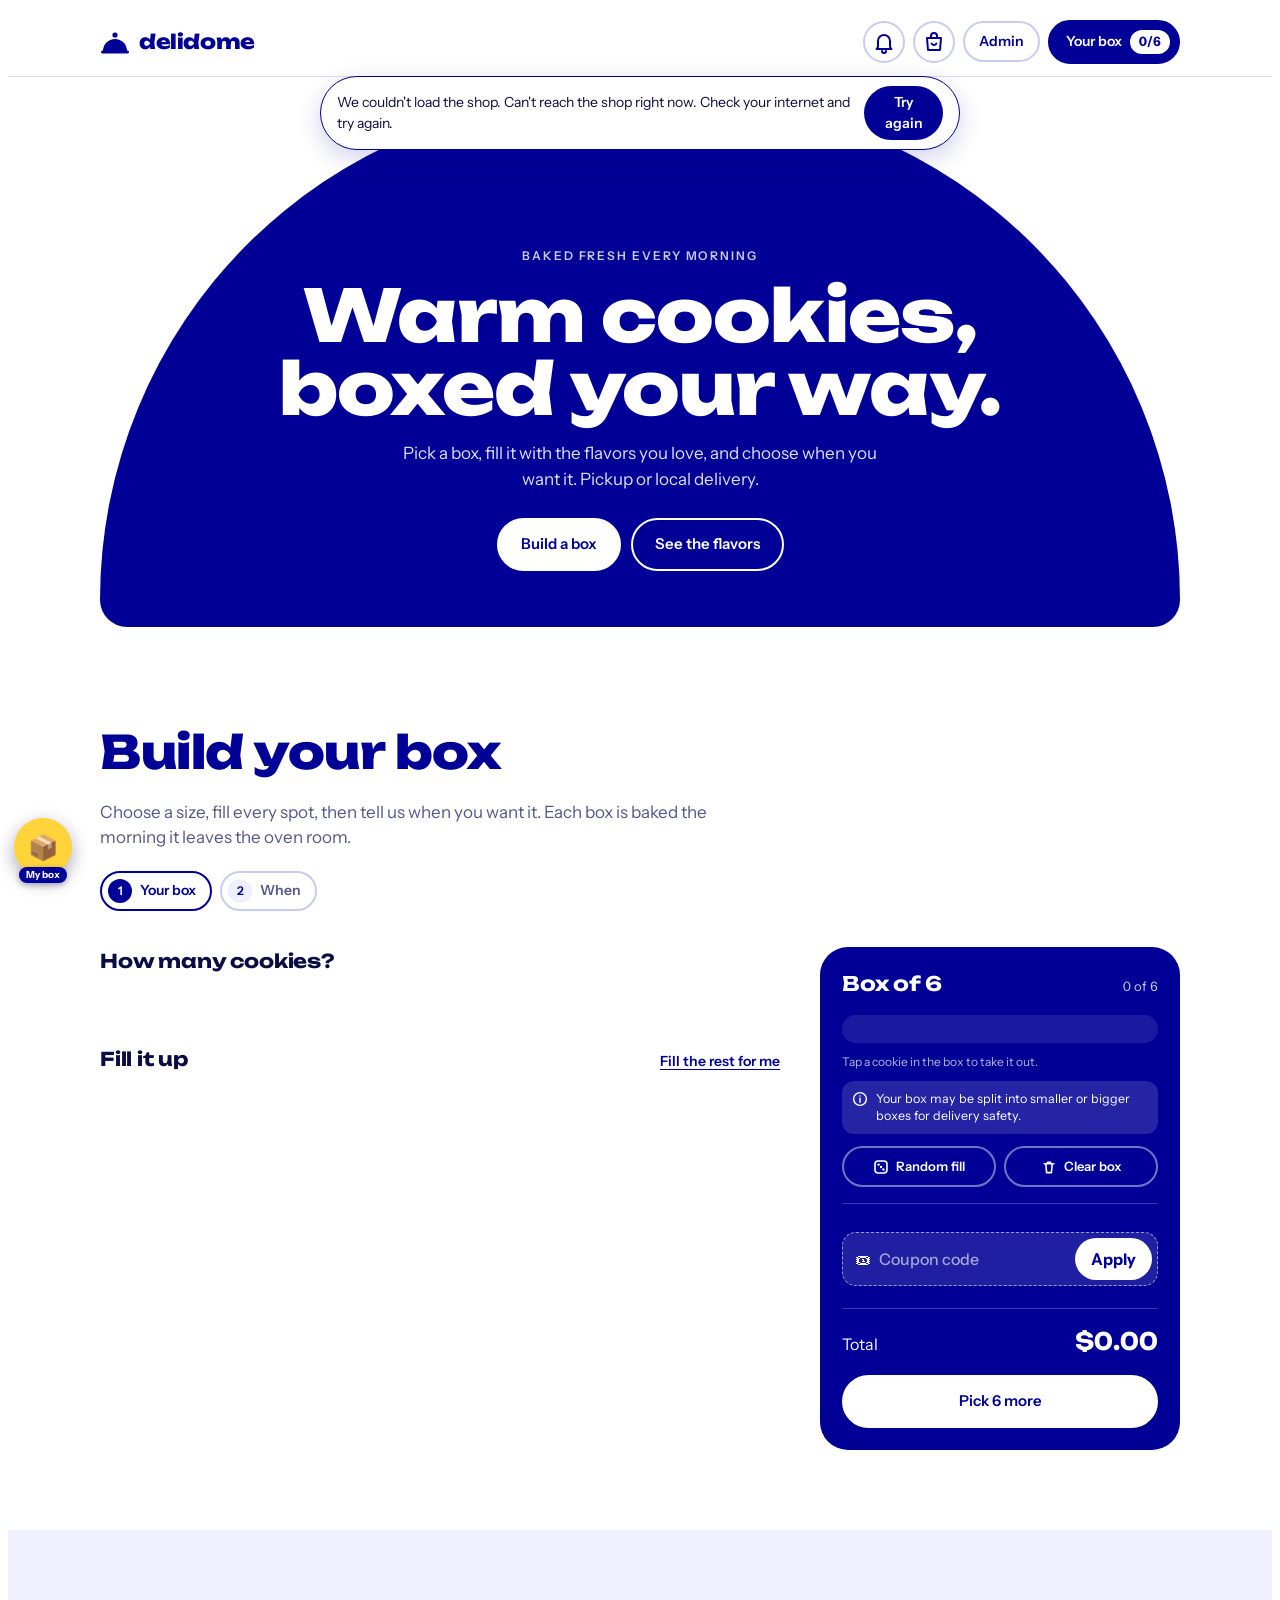
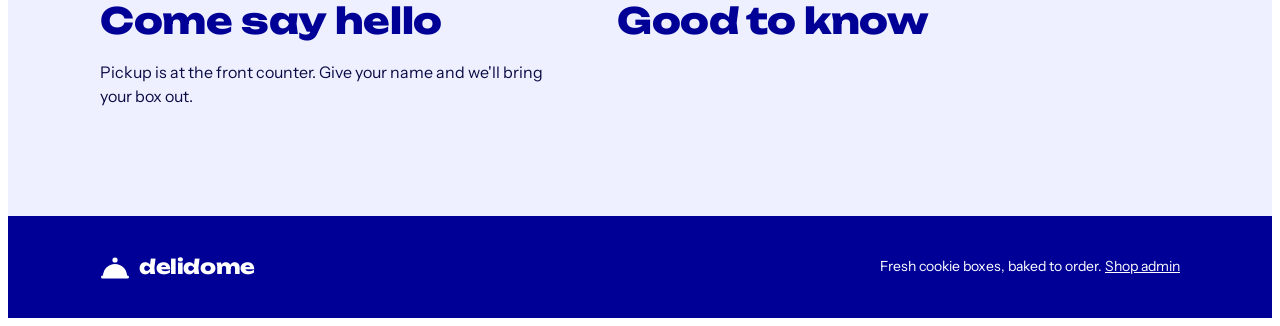
<file: src/index.html>
<!doctype html>
<html lang="en">
<head>
<meta charset="utf-8">
<meta name="viewport" content="width=device-width, initial-scale=1">
<meta name="theme-color" content="#000096">
<meta name="referrer" content="strict-origin-when-cross-origin">
<title>Delidome Cookie Boxes</title>
<link rel="icon" href="data:image/svg+xml,%3Csvg xmlns='http://www.w3.org/2000/svg' viewBox='0 0 32 32'%3E%3Ccircle cx='16' cy='16' r='15' fill='%23000096'/%3E%3C/svg%3E">
<link rel="preconnect" href="https://fonts.googleapis.com">
<link rel="preconnect" href="https://fonts.gstatic.com" crossorigin>
<link rel="stylesheet" href="https://fonts.googleapis.com/css2?family=Unbounded:wght@500;700;800&family=Instrument+Sans:wght@400;500;600;700&display=swap">
<link rel="stylesheet" href="styles.css">
</head>
<body>

<!-- ================= SHOP ================= -->
<div id="storeView">
<header class="top">
  <div class="wrap">
    <a class="logo" href="#top" aria-label="Delidome home">
      <span id="logoMark"><svg viewBox="0 0 30 24" aria-hidden="true"><path d="M3 21a12 12 0 0 1 24 0Z" fill="currentColor"/><circle cx="15" cy="5" r="2.6" fill="currentColor"/><rect x="1" y="20.5" width="28" height="3" rx="1.5" fill="currentColor"/></svg></span><span id="brandTxt">delidome</span>
    </a>
    <div class="top-actions">
      <button class="bagbtn bellbtn" id="bellBtn" type="button" aria-label="Notifications" aria-haspopup="dialog" aria-expanded="false"><svg viewBox="0 0 24 24" aria-hidden="true"><path d="M6 17V11a6 6 0 0 1 12 0v6l1.5 2h-15L6 17Z" fill="none" stroke="currentColor" stroke-width="2" stroke-linejoin="round"/><path d="M10 21a2 2 0 0 0 4 0" fill="none" stroke="currentColor" stroke-width="2" stroke-linecap="round"/></svg><span class="bagn" id="bellCount" hidden></span></button>
      <button class="bagbtn" id="moBtn" type="button" aria-label="My orders" title="My orders"><svg class="bagsvg" viewBox="0 0 24 24" aria-hidden="true"><path d="M5 8h14l-1 12H6L5 8Z" fill="none" stroke="currentColor" stroke-width="2" stroke-linejoin="round"/><path d="M9 8V6a3 3 0 0 1 6 0v2" fill="none" stroke="currentColor" stroke-width="2" stroke-linecap="round"/><path d="M9.5 13.5c.7 1 1.6 1.5 2.5 1.5s1.8-.5 2.5-1.5" fill="none" stroke="currentColor" stroke-width="1.8" stroke-linecap="round"/></svg><span class="bagn" id="moCount" hidden></span></button>
      <a class="adminlink" href="#admin" aria-label="Admin">Admin</a>
      <button class="pill" id="pillBtn" type="button">Your box <b id="pillCount">0/6</b></button>
    </div>
  </div>
  <div class="flash" id="flash" hidden aria-live="polite"></div>
</header>
<main id="top">
  <section class="hero wrap">
    <div class="dome" id="dome">
      <div class="hm" id="heroMedia" aria-hidden="true"></div><div class="ho" id="heroOverlay" aria-hidden="true"></div>
      <p class="eyebrow" id="heroEyebrow">Baked fresh every morning</p>
      <h1 id="heroTitle">Warm cookies, boxed your way.</h1>
      <p class="lede" id="heroLede">Pick a box, fill it with the flavors you love, and choose when you want it. Pickup or local delivery.</p>
      <div class="hero-ctas">
        <a class="btn btn-white" id="heroBtn1" href="#build">Build a box</a>
        <a class="btn btn-ghost" id="heroBtn2" href="#menu">See the flavors</a>
      </div>
    </div>
    <div class="hero-strip" id="heroStrip"></div>
  </section>

  <div id="lpTop"></div>
  <div class="marq" id="marq" hidden></div>

  <section class="build wrap" id="build">
    <div class="editbar" id="editBar" hidden></div>
    <div class="build-head">
      <h2 id="buildTitle">Build your box</h2>
      <p id="buildIntro">Choose a size, fill every spot, then tell us when you want it. Each box is baked the morning it leaves the oven room.</p>
      <div class="steps" role="tablist">
        <button class="step" id="tab1" type="button" aria-current="step"><i>1</i>Your box</button>
        <button class="step" id="tab2" type="button"><i>2</i>When</button>
      </div>
    </div>

    <div class="build-grid">
      <div class="build-main">
        <div id="step1">
          <div class="block">
            <h3 class="q">How many cookies?</h3>
            <div class="sizes" id="sizes"></div>
            <div class="gifthint" id="giftHint" hidden></div>
            <div class="custom" id="customBox" hidden></div>
          </div>
          <div class="block" id="menu">
            <div class="qrow">
              <h3 class="q">Fill it up</h3>
              <button class="linkbtn" id="fillRest" type="button">Fill the rest for me</button>
            </div>
            <div class="chips catbar" id="catBar" hidden></div>
            <div class="menu" id="menuGrid"></div>
            <p class="hint" id="xtraHint" hidden>Flavors marked with a price cost that much extra per cookie.</p>
          </div>
        </div>

        <div id="step2" hidden>
          <div class="block">
            <h3 class="q">How would you like it?</h3>
            <div class="choice" id="modes">
            </div>
            <p class="hint" id="modeHint"></p>
            <p class="hint cnote" id="cnoteSd" hidden></p>
          </div>
          <div class="block" id="dayBlock">
            <h3 class="q">Which day?</h3>
            <div class="days" id="days"></div>
            <p class="hint" id="daysHint"></p>
          </div>
          <div class="block" id="timeBlock">
            <h3 class="q">What time?</h3>
            <div class="choice" id="times"></div>
            <p class="hint cnote" id="cnoteSch" hidden></p>
          </div>
          <div class="block" id="extrasBlock">
            <h3 class="q">Add extras</h3>
            <div class="extras" id="extras"></div>
          </div>
          <div class="block">
            <label class="flbl" for="giftNote">Gift note or anything we should know (optional)</label>
            <textarea id="giftNote" rows="3" placeholder="Happy birthday, Sari! Love, Dimas"></textarea>
          </div>
          <div class="block">
            <button class="btn btn-line" id="backBtn" type="button">← Back to your box</button>
          </div>
        </div>
      </div>

      <aside class="boxpanel" aria-label="Your box">
        <div class="bp-head"><h3 id="bpTitle">Box of 6</h3><span id="bpCount" class="num">0 of 6</span></div>
        <div class="slots" id="slots"></div>
        <p class="bp-hint">Tap a cookie in the box to take it out.</p>
        <p class="bp-note"><svg viewBox="0 0 20 20" aria-hidden="true"><circle cx="10" cy="10" r="8" fill="none" stroke="currentColor" stroke-width="1.8"/><path d="M10 9v5M10 6.2v.1" stroke="currentColor" stroke-width="1.8" stroke-linecap="round"/></svg><span>Your box may be split into smaller or bigger boxes for delivery safety.</span></p>
        <div class="bp-tools">
          <button class="tool" id="randBtn" type="button"><svg viewBox="0 0 20 20" aria-hidden="true"><rect x="2.5" y="2.5" width="15" height="15" rx="4" fill="none" stroke="currentColor" stroke-width="2"/><circle cx="7" cy="7" r="1.5" fill="currentColor"/><circle cx="13" cy="13" r="1.5" fill="currentColor"/><circle cx="10" cy="10" r="1.5" fill="currentColor"/></svg><span id="randLabel">Random fill</span></button>
          <button class="tool" id="clearBtn" type="button"><svg viewBox="0 0 20 20" aria-hidden="true"><path d="M4 6h12M8 6V4h4v2M6 6l1 11h6l1-11" fill="none" stroke="currentColor" stroke-width="2" stroke-linecap="round" stroke-linejoin="round"/></svg>Clear box</button>
        </div>
        <dl class="lines" id="lines"></dl>
        <div class="giftwrap" id="giftBox" hidden></div>
        <div class="cpn" id="cpn">
          <div class="cpn-ap" id="cpnAp" hidden></div>
          <form class="cpn-f" id="cpnForm" autocomplete="off"><span class="cpn-ic" aria-hidden="true">🎟</span><input id="cpnIn" class="cpn-in" placeholder="Coupon code" maxlength="20" aria-label="Coupon code" autocapitalize="characters" spellcheck="false"><button class="cpn-b" type="submit">Apply</button></form>
          <p class="cpn-m" id="cpnMsg" role="status" hidden></p>
          <div class="cpn-ch" id="cpnCh"></div>
        </div>
        <div class="total"><span>Total</span><strong id="total">$0.00</strong></div>
        <button class="btn cta" id="panelCta" type="button">Pick 6 more</button>
        <p class="ctamsg" id="ctaMsg" role="alert" hidden>Please choose a courier first.</p>
      </aside>
    </div>
  </section>

  <div id="lpBottom"></div>
  <section class="visit" id="visit">
    <div class="wrap visit-grid">
      <div>
        <h2 id="visitTitle">Come say hello</h2>
        <p id="visitText">Pickup is at the front counter. Give your name and we'll bring your box out.</p>
        <dl class="hours" id="hours"></dl>
        <p class="addr" id="addr"></p>
      </div>
      <div class="faq">
        <h2 id="faqTitle">Good to know</h2>
        <div id="faqList"></div>
      </div>
    </div>
  </section>
</main>

<footer id="siteFoot">
  <div class="wrap">
    <span class="logo"><span id="ftMark"><svg viewBox="0 0 30 24" aria-hidden="true"><path d="M3 21a12 12 0 0 1 24 0Z" fill="currentColor"/><circle cx="15" cy="5" r="2.6" fill="currentColor"/><rect x="1" y="20.5" width="28" height="3" rx="1.5" fill="currentColor"/></svg></span><span id="ftBrand">delidome</span></span>
    <span><span id="ftText">Fresh cookie boxes, baked to order.</span> <a href="#admin">Shop admin</a></span>
  </div>
  <div class="wrap"><div class="ft-social" id="ftSocial" hidden></div></div>
</footer>

<div class="sheet" id="moSheet" hidden role="dialog" aria-modal="true" aria-label="My orders"><div class="sheet-card" id="moCard"></div></div>
<div class="bell-pop" id="bellPop" hidden role="dialog" aria-label="Notifications"><div class="bell-h"><b>🔔 Notifications</b><button class="x" type="button" data-bellclose aria-label="Close">✕</button></div><div class="bell-tabs" id="bellTabs" role="tablist"></div><div class="bell-list" id="bellList"></div></div>
<div class="gsheet" id="giftSheet" hidden><div class="gs-dim" data-gsclose></div><div class="gs-card" role="dialog" aria-modal="true" aria-labelledby="gsTitle"><button class="x gs-x" type="button" data-gsclose aria-label="Close">✕</button><div id="gsBody"></div></div></div>
<div class="pp-pop" id="ppPop" hidden role="dialog" aria-modal="true" aria-label="Payment proof sent"><div class="pp-fx" id="ppFx" aria-hidden="true"></div><div class="pp-card" id="ppCard"></div></div>
<div class="rnpop" id="rnPop" hidden role="status" aria-live="polite"></div>
<div class="sheet center" id="gdSheet" hidden role="alertdialog" aria-modal="true" aria-labelledby="gdTitle"><div class="sheet-card cw-card" id="gdCard"></div></div>
<div class="sheet center" id="slowSheet" hidden role="alertdialog" aria-modal="true" aria-labelledby="slowTitle"><div class="sheet-card cw-card sl-card" id="slowCard"></div></div>
<div class="sheet center" id="cwSheet" hidden role="alertdialog" aria-modal="true" aria-labelledby="cwTitle"><div class="sheet-card cw-card" id="cwCard"></div></div>
<div class="sheet" id="sdSheet" hidden role="dialog" aria-modal="true" aria-label="Sameday shipment"><div class="sheet-card sd-card" id="sdCard"></div></div>
<div class="sheet" id="rvSheet" hidden role="dialog" aria-modal="true" aria-label="Flavor reviews"><div class="sheet-card" id="rvCard"></div></div>

<div class="bar" aria-live="polite">
  <div><strong id="barTotal">$0.00</strong><small id="barSub">0 of 6 picked</small></div>
  <div class="barr"><button class="barrand" id="barRand" type="button" hidden aria-label="Random fill"></button><button class="btn" id="barCta" type="button">Pick 6 more</button></div>
</div>
<button class="fab" id="fab" type="button" hidden aria-label="Show my box"><span class="fab-pl" id="fabPl"><span class="fab-ic" id="fabIc" aria-hidden="true"></span></span><small class="fab-tx" id="fabTx"></small></button>

<div class="sheet" id="bsPop" hidden role="dialog" aria-modal="true" aria-labelledby="bsPopTitle">
  <div class="sheet-card">
    <div class="sheet-top"><h3 id="bsPopTitle">Choose a courier</h3><button class="x" id="bsPopX" type="button" aria-label="Close">✕</button></div>
    <div class="form" id="bsPopBody"></div>
    <button class="btn btn-blue" id="bsPopDone" type="button" style="width:100%;margin-top:14px">Done</button>
  </div>
</div>
<div class="sheet" id="sheet" hidden role="dialog" aria-modal="true" aria-labelledby="sheetTitle">
  <div class="sheet-card">
    <div id="checkoutView">
      <div class="sheet-top"><h3 id="sheetTitle">Checkout</h3><button class="x" id="closeSheet" type="button" aria-label="Close">✕</button></div>
      <div class="summary" id="summary"></div>
      <form class="form" id="coForm" novalidate>
        <h4>Contact</h4>
        <div class="field"><label for="coName">Full name</label><input id="coName" required autocomplete="name"></div>
        <div class="field"><label for="coPhone">WhatsApp number</label><input id="coPhone" type="tel" inputmode="numeric" pattern="[0-9]{8,15}" maxlength="24" required autocomplete="tel-national" placeholder="Numbers only, e.g. 81234567890"></div>
        <div class="field"><label for="coEmail">Email</label><input id="coEmail" type="email" required autocomplete="email"></div>
        <div class="field"><span class="flbl" style="font-weight:600;font-size:14px">Send order updates by</span>
          <div style="display:flex;flex-wrap:wrap;gap:6px 18px"><label class="chk"><input type="radio" name="coNotify" value="whatsapp"> WhatsApp</label><label class="chk"><input type="radio" name="coNotify" value="email"> Email</label><label class="chk"><input type="radio" name="coNotify" value="both" checked> Both</label></div></div>
        <div class="field" id="addrFields" hidden><label for="coAddr">Delivery address</label><textarea id="coAddr" rows="3" autocomplete="street-address" placeholder="Street, number, area, city"></textarea>
          <p class="addrwarn" role="note">⚠️ <b>Please make sure your address is really accurate.</b> We're not responsible for deliveries to a wrong address.</p>
          <div class="placex" id="placeNoteWrap" hidden><label for="coDNote">Note for the driver <small class="note">(optional)</small></label><textarea id="coDNote" rows="2" maxlength="200" placeholder="e.g. Green gate next to Indomaret, house no. 6, ring the bell"></textarea></div>
          <div class="placex" id="placePhotoWrap" hidden><span class="flbl">Photo of your place <small class="note">(optional)</small></span>
            <div class="colin" style="flex-wrap:wrap"><label class="ghost mqbtn" id="coPhotoBtn">📷 Add photo<input type="file" accept="image/*" hidden id="coPhoto"></label><img id="coPhotoPrev" class="placeprev" hidden alt="Your place"><button type="button" class="ghost" id="coPhotoRm" hidden>Remove</button></div>
            <small class="note">Helps the courier find you. Only the shop and you can see it, and it's deleted a few days after delivery.</small></div></div>
        <div class="field bssum" id="bsSum" hidden></div>
        <div class="field bsbox" id="bsBox" hidden>
          <span class="flbl" style="font-weight:600;font-size:14px">Courier</span>
          <p class="note" style="margin:2px 0 8px">Search your area, then pick a courier. The price is for this order only.</p>
          <div class="bsrow"><input id="bsArea" placeholder="Area, sub-district or postal code" autocomplete="off" aria-label="Delivery area"><div class="bslist" id="bsAreaList" hidden></div></div>
          <div class="bsbtns"><button type="button" class="ghost" id="bsFind">📍 Find my address on the map</button><button type="button" class="ghost" id="bsGeo">Use my current location</button><button type="button" class="ghost" id="bsPick">🗺️ Pick on the map</button></div>
          <div class="bsmap" id="bsMap" hidden></div>
          <p class="note" id="bsMapHint" hidden style="margin:4px 0 0">Drag the pin (or tap the map) to your exact door. Prices update by themselves.</p>
          <p class="note" id="bsPlace" hidden></p>
          <div class="bsopts" id="bsOpts"></div>
          <p class="err" id="bsErr" hidden></p>
        </div>
        <p class="err" id="coErr" hidden></p>
        <button class="btn btn-blue" type="submit" id="placeBtn">Place order</button>
        <p class="note" id="coNote"></p>
      </form>
    </div>
    <div id="doneView" hidden>
      <div class="done-box" id="doneBox">
        <div id="dnFx" aria-hidden="true"></div>
        <div class="badge" id="doneBadge">✓</div>
        <h3 id="doneTitle">Order placed</h3>
        <p id="doneText"></p>
        <span class="code" id="doneCode"></span>
        <p class="dn-urgent" id="doneUrgent"></p>
        <div class="dn-cd" id="doneCd"></div>
        <div class="dn-pm" id="donePM"></div>
        <button class="btn btn-blue dn-pay" id="donePay" type="button">Pay now</button>
        <button class="btn btn-ghost-blue" id="newBox" type="button">Build another box</button>
        <button class="linkbtn dn-track" id="doneClose" type="button">Track my order</button>
      </div>
    </div>
  </div>
</div>
</div>

<!-- ================= ADMIN ================= -->
<div id="adminView" hidden>
  <div class="al-stack" id="alStack" aria-live="assertive"></div>
  <div class="admin">
    <aside class="side">
      <span class="logo"><svg viewBox="0 0 30 24" aria-hidden="true"><path d="M3 21a12 12 0 0 1 24 0Z" fill="#fff"/><circle cx="15" cy="5" r="2.6" fill="#fff"/><rect x="1" y="20.5" width="28" height="3" rx="1.5" fill="#fff"/></svg>delidome</span>
      <span class="role">Shop admin</span>
      <nav class="nav" id="anav">
        <button type="button" data-tab="dashboard"><span class="nl"><span class="ni" aria-hidden="true">📊</span>Dashboard</span></button>
        <button type="button" data-tab="orders"><span class="nl"><span class="ni" aria-hidden="true">📋</span>Orders</span><span class="count" id="cOrders"></span></button>
        <button type="button" data-tab="complaints"><span class="nl"><span class="ni" aria-hidden="true">⚠️</span>Complaints</span><span class="count" id="cComplaints"></span></button>
        <button type="button" data-tab="customers"><span class="nl"><span class="ni" aria-hidden="true">👥</span>Customers</span></button>
        <button type="button" data-tab="products"><span class="nl"><span class="ni" aria-hidden="true">🍪</span>Flavors</span><span class="count" id="cProducts"></span></button>
        <button type="button" data-tab="badges"><span class="nl"><span class="ni" aria-hidden="true">🏅</span>Badges</span></button>
        <button type="button" data-tab="sales"><span class="nl"><span class="ni" aria-hidden="true">⚡</span>Flash sales</span><span class="count live" id="cSales"></span></button>
        <button type="button" data-tab="coupons"><span class="nl"><span class="ni" aria-hidden="true">🎟️</span>Coupons</span><span class="count" id="cCoupons"></span></button>
        <button type="button" data-tab="boxes"><span class="nl"><span class="ni" aria-hidden="true">📦</span>Boxes &amp; extras</span></button>
        <button type="button" data-tab="notify"><span class="nl"><span class="ni" aria-hidden="true">🔔</span>Notifications</span></button>
        <button type="button" data-tab="announcer"><span class="nl"><span class="ni" aria-hidden="true">📢</span>Announcer</span></button>
        <button type="button" data-tab="hero"><span class="nl"><span class="ni" aria-hidden="true">🖼️</span>Top banner</span></button>
        <button type="button" data-tab="landing"><span class="nl"><span class="ni" aria-hidden="true">🏠</span>Landing page</span></button>
        <button type="button" data-tab="marquee"><span class="nl"><span class="ni" aria-hidden="true">🎞️</span>Marquee banner</span></button>
        <button type="button" data-tab="delivery"><span class="nl"><span class="ni" aria-hidden="true">🛵</span>Delivery &amp; courier</span></button>
        <button type="button" data-tab="labels"><span class="nl"><span class="ni" aria-hidden="true">🏷️</span>Shipping labels</span></button>
        <button type="button" data-tab="settings"><span class="nl"><span class="ni" aria-hidden="true">⚙️</span>Shop settings</span></button>
        <button type="button" data-tab="security"><span class="nl"><span class="ni" aria-hidden="true">🛡️</span>Security</span><span class="count" id="cSec" hidden></span></button>
        <button type="button" data-tab="log"><span class="nl"><span class="ni" aria-hidden="true">📜</span>Activity</span></button>
        <button type="button" data-tab="team"><span class="nl"><span class="ni" aria-hidden="true">🧑‍🍳</span>Team</span></button>
      </nav>
      <a class="btn btn-white btn-sm viewshop" href="#shop">View shop →</a>
      <span class="role" id="syncSt" hidden></span>
      <button type="button" class="btn btn-white btn-sm" id="signOut" hidden style="margin-top:8px">Sign out</button>
    </aside>
    <main class="amain" id="amain"></main>
  </div>
  <div class="drawer" id="drawer" hidden></div>
  <div class="sheet" id="modal" hidden role="dialog" aria-modal="true" aria-labelledby="modalTitle"><div class="sheet-card" id="modalCard"></div></div>
</div>
<div class="toast" id="toast" hidden role="status"></div>


<noscript><p style="padding:24px;font-family:sans-serif">Please turn on JavaScript to order cookies.</p></noscript>
<script src="config.js"></script>
<script src="backend.js"></script>
<script src="sb.js"></script>
<script src="app.js"></script>
</body>
</html>
</file>
<file: admin-site/styles.css>
/* Layout: shop (arched dome hero + two-column box builder) and a shop admin (sidebar + panels) sharing one mock data store. Single brand look: ultramarine + white. */
:root{
  --blue:#000096;
  --blue-2:#2328C8;
  --ink:#0B0B45;
  --muted:#55578C;
  --ice:#EEF0FF;
  --ice-2:#D9DCFA;
  --white:#FFFFFF;
  --line:#C9CCF2;
  --red:#C8102E;
  --display:"Unbounded","Arial Black",system-ui,sans-serif;
  --body:"Instrument Sans",system-ui,-apple-system,"Segoe UI",sans-serif;
  --r-pill:999px;
  color-scheme:light;
}
*{box-sizing:border-box}
[hidden]{display:none!important}
html{scroll-behavior:smooth}
@media (prefers-reduced-motion:reduce){html{scroll-behavior:auto}*{animation:none!important;transition:none!important}}
body.in-store{background:var(--pagebg,#fff)}
#storeView{font-family:var(--body);color:var(--ink)}
body{background:var(--white);color:var(--ink);font-family:var(--body);font-size:16px;line-height:1.5;-webkit-font-smoothing:antialiased}
button,input,textarea,select{font:inherit;color:inherit}
button{cursor:pointer}
:focus-visible{outline:3px solid var(--blue-2);outline-offset:3px}
h1,h2,h3{font-family:var(--display);margin:0;text-wrap:balance;letter-spacing:-.01em}
p{margin:0}
.wrap{max-width:1120px;margin:0 auto;padding-inline:20px}
.num{font-variant-numeric:tabular-nums}

/* Header */
.top{position:sticky;top:env(safe-area-inset-top,0px);z-index:30;background:color-mix(in srgb,var(--white) 92%,transparent);backdrop-filter:blur(8px);border-bottom:1px solid var(--ice-2)}
.top .wrap{display:flex;align-items:center;justify-content:space-between;gap:12px;padding-block:12px}
.top-actions{display:flex;align-items:center;gap:8px}
.logo{display:flex;align-items:center;gap:9px;text-decoration:none;color:var(--blue);font-family:var(--display);font-weight:800;font-size:20px;letter-spacing:-.02em}
.logo svg{width:30px;height:24px}
.pill{display:inline-flex;align-items:center;gap:8px;border:2px solid var(--blue);background:var(--blue);color:var(--white);border-radius:var(--r-pill);padding:8px 8px 8px 16px;font-weight:600;font-size:14px}
.pill b{background:var(--white);color:var(--blue);border-radius:var(--r-pill);padding:2px 9px;font-size:13px;font-variant-numeric:tabular-nums}
.adminlink{font-weight:600;font-size:14px;color:var(--blue);text-decoration:none;border:2px solid var(--line);border-radius:var(--r-pill);padding:8px 14px}
.adminlink:hover{border-color:var(--blue)}
.pill{white-space:nowrap}
@media (max-width:900px){body.in-store .toast{bottom:calc(100px + env(safe-area-inset-bottom,0px))}}
@media (max-width:420px){.adminlink{padding:7px 10px;font-size:13px}.pill{padding:7px 7px 7px 12px;font-size:13px}.logo{font-size:18px}}

/* Announcer banner (pinned under the header) */
.flash{position:relative;overflow:hidden;background:var(--fl-bg,var(--red));color:var(--fl-ink,#fff);border-top:1px solid rgba(0,0,0,.06)}
.flash:not(.pinned){position:relative}
.flash .fw{display:flex;align-items:center;justify-content:center;gap:6px 12px;flex-wrap:wrap;padding:8px 16px;font-weight:700;text-align:center;font-size:14px;position:relative;z-index:1}
.flash.sz-S .fw{font-size:12px}.flash.sz-L .fw{font-size:17px;padding-block:11px}
.flash svg{width:16px;height:16px;flex:none}
.flash .fimg{height:34px;width:auto;max-width:64px;object-fit:contain;border-radius:8px;flex:none}
.flash.sz-L .fimg{height:44px;max-width:80px}.flash.sz-S .fimg{height:26px}
.flash.fx-img .fimg{animation:flimg 1.6s ease-in-out infinite;transform-origin:50% 90%}
@keyframes flimg{0%,100%{transform:rotate(-6deg) scale(1)}50%{transform:rotate(6deg) scale(1.12)}}
.flash .cdn{font-family:var(--display);font-variant-numeric:tabular-nums;background:var(--fl-cdbg,#fff);color:var(--fl-cd,var(--red));border-radius:var(--r-pill);padding:3px 12px;font-size:1em;font-weight:800;white-space:nowrap;box-shadow:0 0 0 2px rgba(255,255,255,.35)}
.flash.fx-cd .cdn{animation:flcd 1s ease-in-out infinite}
@keyframes flcd{0%,100%{transform:scale(1);box-shadow:0 0 0 0 color-mix(in srgb,var(--fl-cd,#C8102E) 55%,transparent)}50%{transform:scale(1.07);box-shadow:0 0 0 7px color-mix(in srgb,var(--fl-cd,#C8102E) 0%,transparent)}}
.flash.fx-cd::after{content:"";position:absolute;inset:0;background:linear-gradient(100deg,transparent 35%,rgba(255,255,255,.35) 50%,transparent 65%);transform:translateX(-100%);animation:flsweep 3.2s ease-in-out infinite;pointer-events:none}
@keyframes flsweep{0%,55%{transform:translateX(-100%)}100%{transform:translateX(100%)}}
.top .flash .fw{padding-block:8px}
.top .flash.sz-L .fw{padding-block:11px}

/* Hero */
.hero{padding-block:20px 8px}
.dome{position:relative;overflow:hidden;background:var(--blue);color:var(--white);border-radius:min(48vw,520px) min(48vw,520px) 28px 28px;padding:clamp(88px,14vw,150px) 20px 56px;text-align:center}
.dome .eyebrow{font-size:12px;font-weight:600;letter-spacing:.16em;text-transform:uppercase;opacity:.8}
.dome h1{font-size:clamp(34px,6.4vw,72px);line-height:1.02;font-weight:800;margin:14px auto 16px;max-width:12ch}
.dome p.lede{max-width:44ch;margin:0 auto;font-size:17px;opacity:.88}
.hero-ctas{display:flex;flex-wrap:wrap;justify-content:center;gap:10px;margin-top:26px}
.btn{display:inline-flex;align-items:center;justify-content:center;gap:8px;border-radius:var(--r-pill);padding:13px 22px;font-weight:600;font-size:15px;border:2px solid currentColor;text-decoration:none;transition:transform .15s ease,background .15s ease}
.btn:active{transform:scale(.97)}
.btn-white{background:var(--white);color:var(--blue);border-color:var(--white)}
.btn-ghost{background:transparent;color:var(--white)}
.btn-blue{background:var(--blue);color:var(--white);border-color:var(--blue)}
.btn-line{background:var(--white);color:var(--blue);border-color:var(--blue)}
.btn-sm{padding:8px 14px;font-size:13px}
.btn[disabled]{background:var(--ice-2);border-color:var(--ice-2);color:var(--muted);cursor:not-allowed}
.dome > :not(.float):not(.hm):not(.ho){position:relative;z-index:1}
.dome .hm,.dome .ho{position:absolute;inset:0;z-index:0}
@media (min-width:1000px){.hrsticky{position:sticky;top:8px;z-index:6;max-height:90vh;overflow:auto}}
.dome .hm{background-size:cover;background-position:center}
.dome .hm video{width:100%;height:100%;object-fit:cover;display:block}
.dome .ho{background:#000;opacity:0}
.dome.nofloat .float{display:none}
.float{position:absolute;z-index:1;opacity:.95;width:clamp(64px,11vw,128px);aspect-ratio:1;animation:bob 6s ease-in-out infinite}
.float:nth-child(2n){animation-delay:-3s}
@media (max-width:640px){.float{width:58px}.float.hid-ph{display:none}}
@media (min-width:641px){.float.hid-pc{display:none}}
@keyframes bob{50%{transform:translateY(-10px) rotate(6deg)}}
.float.fx-spin{animation:fspin 9s linear infinite}
.float.fx-pulse{animation:fpulse 3.2s ease-in-out infinite}
.float.fx-wiggle{animation:fwig 2.6s ease-in-out infinite}
.float.fx-none{animation:none}
@keyframes fspin{to{transform:rotate(360deg)}}
@keyframes fpulse{50%{transform:scale(1.14)}}
@keyframes fwig{0%,100%{transform:rotate(-9deg)}50%{transform:rotate(9deg)}}
.hero-strip{display:flex;justify-content:center;flex-wrap:wrap;gap:8px 22px;margin-top:18px;color:var(--muted);font-size:14px}
.hero-strip span::before{content:"";display:inline-block;width:7px;height:7px;border-radius:50%;background:var(--blue);margin-right:8px;vertical-align:middle}

/* Plate + cookie */
.plate{display:grid;place-items:center;border-radius:50%;aspect-ratio:1;width:100%;container-type:inline-size}
.plate svg{width:var(--ck,84%);height:var(--ck,84%);display:block;filter:drop-shadow(0 4px 6px rgba(0,0,40,.18))}
.plate .ph{width:var(--ck,84%);height:var(--ck,84%);display:block;border-radius:50%;object-fit:cover;box-shadow:0 4px 10px rgba(0,0,40,.22);user-select:none;-webkit-user-drag:none}
.plate .ph.cut{border-radius:0;object-fit:contain;box-shadow:none;filter:drop-shadow(0 4px 6px rgba(0,0,40,.25))}
.plate .ini{font-family:var(--display);font-weight:800;font-size:clamp(11px,30cqw,44px);line-height:1;color:var(--blue);letter-spacing:-.02em}
.plate.dark .ini{color:var(--white)}
.noimg-t{display:-webkit-box;-webkit-line-clamp:3;-webkit-box-orient:vertical;overflow:hidden;font-weight:700;font-size:13px;line-height:1.2;text-align:center;color:var(--white);overflow-wrap:anywhere;padding:2px}
.card .plate.blank,.slot.filled .plate.blank{animation:bobE 4.2s ease-in-out infinite;animation-delay:calc(var(--i,0) * -.65s)}
.card.out .plate.blank{animation:none}
@keyframes bobE{0%,100%{translate:0 0}50%{translate:0 -4px}}
.slot.filled .noimg-t{animation:idle 4.2s ease-in-out infinite;animation-delay:calc(var(--i,0) * -.65s)}
.fly-t{display:grid;place-items:center;width:100%;height:100%;background:var(--blue);color:var(--white);border-radius:999px;font-weight:700;font-size:12px;text-align:center;padding:4px;line-height:1.15;overflow:hidden}
.nophoto{font-size:12px;color:var(--muted);font-weight:600;text-align:center;padding:8px 0}

/* Builder */
.build{padding-block:64px 40px}
.build-head{display:grid;gap:14px;max-width:640px}
.build-head h2{font-size:clamp(30px,4.6vw,46px);font-weight:800;color:var(--blue)}
.build-head p{color:var(--muted);font-size:17px}
.steps{display:flex;gap:8px;flex-wrap:wrap;margin-top:6px}
.step{display:inline-flex;align-items:center;gap:8px;border:2px solid var(--line);background:var(--white);border-radius:var(--r-pill);padding:6px 14px 6px 6px;font-weight:600;font-size:14px;color:var(--muted)}
.step i{font-style:normal;display:grid;place-items:center;width:24px;height:24px;border-radius:50%;background:var(--ice);font-size:12px;color:var(--blue)}
.step[aria-current="step"]{border-color:var(--blue);color:var(--blue)}
.step[aria-current="step"] i{background:var(--blue);color:var(--white)}
.step.done i{background:var(--blue);color:var(--white)}
.step[disabled]{opacity:.55;cursor:not-allowed}

.build-grid{display:grid;grid-template-columns:minmax(0,1fr) 360px;gap:40px;margin-top:36px;align-items:start}
@media (max-width:900px){.build-grid{grid-template-columns:minmax(0,1fr)}}
.q{font-size:19px;font-weight:700;color:var(--ink);margin-bottom:14px}
.qrow{display:flex;justify-content:space-between;align-items:baseline;gap:12px;flex-wrap:wrap;margin-bottom:14px}
.qrow .q{margin:0}
.linkbtn{background:none;border:0;padding:0;color:var(--blue);font-weight:600;text-decoration:underline;text-underline-offset:3px;font-size:14px}
.linkbtn[disabled]{color:var(--muted);text-decoration:none;cursor:default}
.block + .block{margin-top:40px}
#build,#step2{scroll-margin-top:calc(124px + env(safe-area-inset-top,0px))}

.sizes{display:grid;grid-template-columns:repeat(3,minmax(0,1fr));gap:12px;max-width:460px}
.size{position:relative;aspect-ratio:1;border-radius:50%;border:2px solid var(--line);background:var(--white);display:grid;place-content:center;text-align:center;gap:2px;transition:background .15s,border-color .15s}
.size strong{font-family:var(--display);font-size:clamp(26px,5vw,34px);font-weight:700;line-height:1;color:var(--blue)}
.size span{font-size:13px;color:var(--muted)}
.size s{font-size:11px;opacity:.7;display:block}
.size small{font-size:11px;color:var(--muted);letter-spacing:.04em}
.size .saletag{position:absolute;top:2px;right:2px;background:var(--red);color:var(--white);font-size:11px;font-weight:700;border-radius:var(--r-pill);padding:2px 7px}
.marq{--mbg:#000096;--mfg:#fff;--msz:18px;--mfont:var(--display);background:var(--mbg);color:var(--mfg);font-family:var(--mfont);font-size:var(--msz);line-height:1.2;overflow:hidden;white-space:nowrap;padding:.7em 0;margin:28px 0 8px}
.marq .track{display:flex;width:max-content;animation:mq var(--mdur,30s) linear infinite;will-change:transform}
.marq:hover .track{animation-play-state:paused}
.marq .set{display:flex;align-items:center;flex:none}
.marq .mt{padding:0 .8em;font-weight:700}
.marq .mi{height:2.2em;width:auto;max-width:none;margin:-.5em .5em;display:block;object-fit:contain;flex:none}
.marq .mdot{padding:0 .5em;opacity:.8}
@keyframes mq{to{transform:translateX(-50%)}}
.marq.still{overflow-x:auto}.marq.still .track{animation:none}
.marq.prev{margin:0;border-radius:14px}
.mqgrid{display:grid;gap:16px}
.mqimgs{display:flex;flex-wrap:wrap;gap:10px;align-items:center}
.mqimgs .th{position:relative;width:64px;height:64px;border-radius:14px;border:1px solid var(--ice-2);background:var(--ice);display:grid;place-items:center}
.mqimgs .th img{max-width:52px;max-height:52px;object-fit:contain}
.mqimgs .th button{position:absolute;top:-8px;right:-8px;width:24px;height:24px;border-radius:50%;border:0;background:var(--red);color:#fff;font-size:14px;line-height:1;display:grid;place-items:center}
.mqbtn{display:inline-grid;place-items:center;cursor:pointer;min-height:40px;padding:0 14px}
.colin{display:flex;gap:8px;align-items:center}
.colin input[type=color]{width:44px;height:40px;padding:2px;border:1.5px solid var(--line);border-radius:10px;background:var(--white);flex:none}
.colin .in{min-width:0}
.lp{padding-block:clamp(36px,6vw,72px)}
.lp-in{display:grid;gap:28px;align-items:center;grid-template-columns:minmax(0,1fr)}
@media (min-width:761px){.lp.l-right .lp-in,.lp.l-left .lp-in{grid-template-columns:minmax(0,1fr) minmax(0,1fr)}.lp.l-left .lp-media{order:-1}}
.lp h2{font-size:clamp(26px,4vw,42px);font-weight:800;margin:0 0 12px;line-height:1.1}
.lp p{white-space:pre-line;margin:0 0 18px;max-width:60ch;font-size:17px}
.lp.l-full .lp-in,.lp.l-text .lp-in{text-align:center;justify-items:center}
.lp.l-full p,.lp.l-text p{margin-inline:auto}
.lp-media{min-width:0;width:100%}
.lp-media img,.lp-media video{width:100%;height:auto;border-radius:22px;display:block}
.lp-media .vf{position:relative;aspect-ratio:16/9;border-radius:22px;overflow:hidden;background:#000}
.lp-media .vf iframe{position:absolute;inset:0;width:100%;height:100%;border:0}
.lp .btn{border-color:currentColor}
#logoMark img,#ftMark img{height:28px;width:auto;display:block;border-radius:6px}
#logoMark,#ftMark{display:inline-flex}
.lpsec{padding:0}.lpsec>summary{cursor:pointer;list-style:none;padding:18px 20px;font-family:var(--display);font-weight:800;font-size:17px;color:var(--blue);display:flex;justify-content:space-between;align-items:center;gap:12px}
.lpsec>summary::-webkit-details-marker{display:none}.lpsec>summary::after{content:"+";font-size:22px}.lpsec[open]>summary::after{content:"−"}
.lpsec>.lpbody{padding:0 20px 20px;display:grid;gap:14px}
.lpthumb{max-width:240px;max-height:150px;border-radius:12px;border:1px solid var(--ice-2);display:block;background:var(--ice)}
.lpblock{border:1.5px solid var(--ice-2);border-radius:16px;padding:14px;display:grid;gap:12px}
.bagbtn{position:relative;display:inline-flex;align-items:center;justify-content:center;gap:0;border:2px solid var(--line);background:var(--white);color:var(--blue);border-radius:var(--r-pill);height:42px;width:42px;padding:0;font-weight:600;font-size:14px;white-space:nowrap}
.bagbtn svg{width:24px;height:24px;flex:none}
.bagbtn:hover{border-color:var(--blue)}
.bagsvg{transform-origin:50% 25%;animation:bagsway 3.4s ease-in-out infinite}
@keyframes bagsway{0%,68%,100%{transform:rotate(0)}74%{transform:rotate(-16deg) translateY(-2px)}80%{transform:rotate(13deg)}86%{transform:rotate(-8deg)}92%{transform:rotate(4deg)}}
.bagbtn.hot{border-color:var(--red);color:var(--red)}
.bagbtn.hot::after{content:"";position:absolute;inset:-4px;border-radius:50%;border:2px solid var(--red);animation:bagring 1.6s ease-out infinite;pointer-events:none}
@keyframes bagring{0%{transform:scale(.9);opacity:.8}100%{transform:scale(1.35);opacity:0}}
.bellbtn.ring svg{transform-origin:50% 10%;animation:bellring 2.8s ease-in-out infinite}
@keyframes bellring{0%,60%,100%{transform:rotate(0)}66%{transform:rotate(18deg)}72%{transform:rotate(-16deg)}78%{transform:rotate(11deg)}84%{transform:rotate(-7deg)}90%{transform:rotate(3deg)}}
.bell-pop{position:fixed;z-index:70;top:calc(env(safe-area-inset-top,0px) + 64px);right:16px;width:min(390px,calc(100vw - 32px));max-height:min(78vh,600px);display:flex;flex-direction:column;background:var(--white);border:1.5px solid var(--line);border-radius:24px;box-shadow:0 18px 50px rgba(0,0,60,.25);overflow:hidden;animation:pppop .3s cubic-bezier(.2,1.3,.4,1) both;transform-origin:top right}
.bell-h{display:flex;justify-content:space-between;align-items:center;padding:16px 16px 8px 18px;color:var(--ink);font-size:22px;font-family:var(--display)}
.bell-h .x{width:36px;height:36px;font-size:15px}
.bell-tabs{display:flex;gap:8px;flex-wrap:wrap;padding:6px 16px 10px}
.bell-tabs button{border:1.5px solid var(--blue);background:var(--white);color:var(--blue);border-radius:var(--r-pill);padding:6px 14px;font-size:13px;font-weight:700}
.bell-tabs button[aria-selected="true"]{background:var(--blue);color:#fff}
.bell-list{overflow:auto;display:grid;gap:10px;padding:4px 14px 16px;align-content:start}
.bell-it{display:grid;grid-template-columns:auto minmax(0,1fr) auto;gap:12px;align-items:center;text-align:left;width:100%;border:1.5px solid transparent;border-radius:18px;background:var(--ice);padding:12px 14px;font:inherit;color:var(--ink);position:relative;cursor:pointer}
.bell-it:hover{border-color:var(--blue)}
.bell-it.new{border-color:var(--blue)}
.bell-it.new::after{content:"";position:absolute;top:10px;right:12px;width:9px;height:9px;border-radius:50%;background:var(--red)}
.bell-ic{width:42px;height:42px;border-radius:12px;background:var(--white);display:grid;place-items:center;font-size:22px;align-self:start}
.bell-tx{display:grid;gap:3px;min-width:0}
.bell-tx small{font-size:12px;color:var(--muted);font-weight:700}
.bell-tx b{font-size:15px;line-height:1.3;overflow-wrap:anywhere}
.bell-tx span{font-size:14px;line-height:1.45;color:var(--ink);overflow-wrap:anywhere}
.bell-ch{font-size:22px;color:var(--blue);font-weight:700}
.bell-code{display:inline-block;justify-self:start;border:1.5px dashed var(--blue);border-radius:10px;padding:4px 10px;font-weight:700;color:var(--blue);font-size:13px;margin-top:2px}
.card.hl{animation:cardhl 2.4s ease-out}
@keyframes cardhl{0%,30%{box-shadow:0 0 0 4px var(--blue),0 0 24px rgba(0,0,150,.45)}100%{box-shadow:0 0 0 0 transparent}}
.bell-empty{padding:26px 16px;text-align:center;color:var(--muted);font-size:14px}
.bagn{position:absolute;top:-6px;right:-4px;min-width:20px;height:20px;border-radius:10px;background:var(--red);color:#fff;font-size:11px;font-weight:700;display:grid;place-items:center;padding:0 5px}
@media (max-width:520px){.top-actions{gap:6px}}
@media (max-width:420px){.bagbtn{width:34px;height:34px}.bagbtn svg{width:20px;height:20px}.top-actions{gap:4px}.top .logo{font-size:15px;gap:5px}.top .logo svg{width:22px}.adminlink{font-size:0;width:34px;height:34px;padding:0;display:inline-grid;place-items:center}.adminlink::before{content:"⚙";font-size:17px}.pill{padding:6px 5px 6px 9px;font-size:12px}.top .wrap{gap:8px}}
.btn-ghost-blue{background:transparent;color:var(--blue);border:2px solid var(--line)}
.bp-note{display:flex;gap:8px;align-items:flex-start;font-size:12.5px;line-height:1.4;margin:10px 0 0;background:rgba(255,255,255,.14);border-radius:12px;padding:9px 10px}
.bp-note svg{width:16px;height:16px;flex:none;margin-top:1px}
.editbar{display:flex;flex-wrap:wrap;gap:10px;align-items:center;justify-content:space-between;background:#FFF3C4;color:#5A4200;border-radius:16px;padding:12px 16px;margin-bottom:16px;font-size:14px}
.editbar button{border:1.5px solid #5A4200;background:transparent;color:#5A4200;border-radius:var(--r-pill);padding:6px 12px;font-weight:600;font-size:13px}
.drawer-card .seg{width:100%;border-radius:18px}.drawer-card .seg button{flex:1 1 auto}
.rrow{display:grid;gap:8px;padding:12px 0;border-bottom:1px solid var(--ice-2)}
.rrow:last-child{border-bottom:0}
.rstars{display:flex;gap:2px}.rstars button{border:0;background:none;font-size:28px;line-height:1;color:var(--line);padding:2px 3px}.rstars button.on{color:#E8A400}
.cnote{background:#FFF3C4;color:#5A4200;border-radius:14px;padding:12px 14px;font-size:14px;display:grid;gap:4px}
.cbox{border:1.5px solid var(--line);border-radius:18px;padding:14px 16px;display:grid;gap:10px}
.cphotos{display:flex;flex-wrap:wrap;gap:8px}.cphotos img{width:84px;height:84px;object-fit:cover;border-radius:10px;border:1px solid var(--line)}
.chk,.form .chk,.field .chk{display:flex!important;flex-direction:row;gap:10px;align-items:center;font-size:14px;font-weight:400}.chk input,.form .chk input,.field .chk input{width:auto!important;min-height:0;padding:0;margin:0;flex:none;border:0;box-shadow:none}
#modal{z-index:120}
.paywarn{font-size:14px;margin:0;color:var(--muted)}
.cd{font-family:var(--display);font-variant-numeric:tabular-nums;font-weight:700}
.mo-list{display:grid;gap:10px;margin-top:14px}
.mo-card{display:grid;gap:6px;text-align:left;border:1.5px solid var(--line);background:var(--white);border-radius:18px;padding:14px 16px;width:100%}
.mo-card:hover{border-color:var(--blue)}
.mo-row{display:flex;justify-content:space-between;gap:10px;align-items:center;flex-wrap:wrap}
.mo-code{font-family:var(--display);font-weight:700;color:var(--blue)}
.mo-chip{border-radius:var(--r-pill);padding:3px 10px;font-size:12px;font-weight:700}
.mo-sub{font-size:13px;color:var(--muted)}
.mo-pay{background:var(--ice);border-radius:18px;padding:16px;display:grid;gap:12px}
.mo-pay pre{margin:0;font-family:var(--body);white-space:pre-wrap;font-size:14px;background:var(--white);border-radius:12px;padding:10px 12px}
.mo-big{font-family:var(--display);font-size:22px;font-weight:700;color:var(--blue)}
.mo-bar{height:6px;border-radius:3px;background:var(--line);overflow:hidden}.mo-bar i{display:block;height:100%;background:var(--blue)}
.track-l{list-style:none;margin:0;padding:0;display:grid;gap:0}
.track-l li{position:relative;display:flex;gap:12px;align-items:flex-start;padding:0 0 16px 0;font-size:14px;color:var(--muted)}
.track-l li:last-child{padding-bottom:0}
.track-l li::before{content:"";position:absolute;left:11px;top:24px;bottom:0;width:2px;background:var(--line)}
.track-l li:last-child::before{display:none}
.track-l .dot{width:24px;height:24px;border-radius:50%;border:2px solid var(--line);background:var(--white);display:grid;place-items:center;font-size:12px;flex:none;color:#fff;z-index:1}
.track-l li.done{color:var(--ink)}.track-l li.done .dot{background:var(--blue);border-color:var(--blue)}.track-l li.done::before{background:var(--blue)}
.track-l li.now{color:var(--ink);font-weight:700}.track-l li.now .dot{border-color:var(--blue);background:var(--white);box-shadow:0 0 0 4px var(--ice)}
.track-l li small{display:block;font-weight:400;color:var(--muted)}
.proofimg{max-width:100%;max-height:260px;border-radius:12px;border:1px solid var(--line);display:block}
.mo-back{border:0;background:none;color:var(--blue);font-weight:600;padding:0;font-size:14px}
.mo-find{margin-top:16px}
.custom{margin-top:16px;max-width:460px;border:2px dashed var(--line);border-radius:18px;padding:14px 16px;display:grid;gap:10px;background:var(--white)}
.custom[data-on="true"]{border:2px solid var(--blue);background:var(--ice)}
.custom h4{margin:0;font-size:16px;color:var(--blue)}
.custom p{margin:0;font-size:13px;color:var(--muted)}
.custom .crow{display:flex;flex-wrap:wrap;align-items:center;gap:12px}
.custom .stepper input{width:48px;border:0;background:transparent;text-align:center;font:inherit;font-weight:700;color:inherit;-moz-appearance:textfield;outline-offset:2px}
.custom .stepper input::-webkit-outer-spin-button,.custom .stepper input::-webkit-inner-spin-button{-webkit-appearance:none;margin:0}
.custom .cprice{font-weight:700;color:var(--blue);font-variant-numeric:tabular-nums}
.custom .cuse[disabled]{opacity:.7;cursor:default}
.size[aria-pressed="true"]{background:var(--blue);border-color:var(--blue)}
.size[aria-pressed="true"] strong,.size[aria-pressed="true"] span,.size[aria-pressed="true"] small{color:var(--white)}

.menu{display:grid;grid-template-columns:repeat(3,minmax(0,1fr));gap:28px 18px}
@media (max-width:520px){
  .menu{gap:22px 10px}
  .card h4{font-size:13px;line-height:1.25}
  .card p{font-size:11px;min-height:0}
  .stepper{padding:2px}
  .stepper button{width:26px;height:26px;font-size:16px}
  .stepper output{min-width:20px;font-size:14px}
  .xtra{font-size:10px!important;padding:1px 6px!important}
  .stk{font-size:9px!important;padding:2px 6px!important}
}
.card{display:grid;gap:8px;justify-items:center;text-align:center}
.pwrap{position:relative;width:100%;max-width:150px}
.stk{position:absolute;top:0;left:0;z-index:1;background:var(--red);color:var(--white);font-weight:700;font-size:11px;border-radius:var(--r-pill);padding:3px 8px;white-space:nowrap}
.xtra{position:absolute;top:0;right:0;z-index:1;background:var(--white);color:var(--blue);border:2px solid var(--blue);font-weight:700;font-size:12px;border-radius:var(--r-pill);padding:2px 8px;font-variant-numeric:tabular-nums}
.card h4{margin:6px 0 0;font-size:16px;font-weight:700}
.card.noimg{align-content:start}
.card.noimg h4{margin-top:0}
.card h4 .xtra{position:static;display:inline-block;margin-left:6px;vertical-align:middle}
.card p{font-size:13px;color:var(--muted);max-width:24ch;min-height:3em}
.card.out .plate{filter:grayscale(.85);opacity:.45}
.sold{font-size:12px;font-weight:700;color:var(--muted);text-transform:uppercase;letter-spacing:.08em;border:2px dashed var(--line);border-radius:var(--r-pill);padding:7px 14px}
.stepper{display:inline-flex;align-items:center;border:2px solid var(--line);border-radius:var(--r-pill);padding:3px}
.stepper button{width:32px;height:32px;border-radius:50%;border:0;background:transparent;font-size:18px;font-weight:600;color:var(--blue);display:grid;place-items:center}
.stepper button:hover:not([disabled]){background:var(--ice)}
.stepper button[disabled]{color:var(--line);cursor:not-allowed}
.stepper output{min-width:28px;text-align:center;font-weight:700;font-variant-numeric:tabular-nums}
.card.has .stepper{border-color:var(--blue);background:var(--ice)}

.choice{display:flex;flex-wrap:wrap;gap:10px}
.chip{border:2px solid var(--line);background:var(--white);border-radius:var(--r-pill);padding:10px 18px;font-weight:600;font-size:15px}
.chip[aria-pressed="true"]{background:var(--blue);border-color:var(--blue);color:var(--white)}
.chip[disabled]{opacity:.4;cursor:not-allowed}
.hint{font-size:14px;color:var(--muted);margin-top:10px}
.days{display:flex;gap:10px;overflow-x:auto;padding:4px 2px 10px;scroll-snap-type:x mandatory}
.day{flex:0 0 auto;width:70px;height:70px;border-radius:50%;border:2px solid var(--line);background:var(--white);display:grid;place-content:center;text-align:center;scroll-snap-align:start;line-height:1.1}
.day small{font-size:11px;color:var(--muted);text-transform:uppercase;letter-spacing:.06em}
.day strong{font-family:var(--display);font-size:22px;font-weight:700;color:var(--blue)}
.day[aria-pressed="true"]{background:var(--blue);border-color:var(--blue)}
.day[aria-pressed="true"] small,.day[aria-pressed="true"] strong{color:var(--white)}
.day[disabled]{background:var(--ice);border-style:dashed;cursor:not-allowed}
.day[disabled] strong{color:var(--line)}
.extras{display:grid;gap:10px}
.extra{display:flex;align-items:center;gap:14px;text-align:left;border:2px solid var(--line);background:var(--white);border-radius:18px;padding:12px 14px;width:100%}
.extra .tick{width:24px;height:24px;border-radius:8px;border:2px solid var(--line);display:grid;place-items:center;flex:none;color:transparent;font-size:14px;font-weight:700}
.extra b{display:block;font-size:15px}
.extra small{color:var(--muted);font-size:13px}
.extra .pr{margin-left:auto;font-weight:700;color:var(--blue);white-space:nowrap;font-variant-numeric:tabular-nums}
.extra[aria-pressed="true"]{border-color:var(--blue);background:var(--ice)}
.extra[aria-pressed="true"] .tick{background:var(--blue);border-color:var(--blue);color:var(--white)}
.flbl{display:block;font-weight:600;font-size:14px;margin-bottom:8px}
textarea,.field input,.field select{width:100%;border:2px solid var(--line);border-radius:16px;padding:12px 14px;background:var(--white);resize:vertical}
textarea:focus,.field input:focus,.field select:focus{border-color:var(--blue);outline:none}

/* Box panel */
.boxpanel{position:sticky;top:84px;background:var(--blue);color:var(--white);border-radius:28px;padding:22px}
@media (max-width:900px){.boxpanel{position:static}}
.bp-head{display:flex;justify-content:space-between;align-items:baseline;gap:10px}
.bp-head h3{font-size:20px;font-weight:700}
.bp-head span{font-size:13px;opacity:.8}
.slots{display:grid;gap:10px;margin-top:16px;background:color-mix(in srgb,var(--white) 10%,var(--blue));border-radius:20px;padding:14px}
.slot{aspect-ratio:1;border-radius:50%;border:2px dashed color-mix(in srgb,var(--white) 35%,transparent);background:transparent;padding:0;display:grid;place-items:center}
.slot.filled{border:0;transition:transform .2s ease}
.slot.filled:hover{transform:scale(.92) rotate(-6deg)}
.slot .plate{width:100%}
.slot.pop{animation:pop .5s cubic-bezier(.3,1.7,.5,1) both;animation-delay:var(--pd,0ms)}
@keyframes pop{0%{transform:scale(0) rotate(-120deg)}100%{transform:scale(1) rotate(0)}}

/* Lively cookies */
.card .plate .ck,.slot.filled .plate .ck{animation:idle 4.2s ease-in-out infinite;animation-delay:calc(var(--i,0) * -.65s)}
.card.out .plate .ck{animation:none}
@keyframes idle{0%,100%{transform:rotate(-5deg) translateY(0)}50%{transform:rotate(5deg) translateY(-3px)}}
.card .plate{transition:transform .25s cubic-bezier(.3,1.6,.5,1)}
.card:not(.out):hover .plate{transform:translateY(-6px) rotate(-4deg)}
.stepper button{transition:transform .12s ease,background .15s}
.stepper button:active:not([disabled]){transform:scale(.8)}
.fx{position:fixed;z-index:80;pointer-events:none;left:0;top:0}
.fx-tag{background:var(--blue);color:var(--white);font-weight:700;font-size:13px;border-radius:999px;padding:3px 9px}
.cta.ready,.bar .btn.ready{animation:ready 1.6s ease-in-out infinite}
@keyframes ready{0%,100%{box-shadow:0 0 0 0 rgba(255,255,255,.7)}60%{box-shadow:0 0 0 10px rgba(255,255,255,0)}}
.bp-hint{font-size:12px;opacity:.7;margin-top:10px}
.bp-tools{display:flex;gap:8px;margin-top:12px}
.tool{flex:1;display:inline-flex;align-items:center;justify-content:center;gap:7px;border:2px solid color-mix(in srgb,var(--white) 45%,transparent);background:transparent;color:var(--white);border-radius:999px;padding:9px 12px;font-weight:600;font-size:13px;transition:background .15s,transform .12s}
.tool svg{width:16px;height:16px;flex:none}
.tool:hover:not([disabled]){background:color-mix(in srgb,var(--white) 14%,transparent)}
.tool:active:not([disabled]){transform:scale(.95)}
.tool[disabled]{opacity:.4;cursor:not-allowed}
.lines{display:grid;gap:8px;margin-top:16px;padding-top:14px;border-top:1px solid color-mix(in srgb,var(--white) 22%,transparent);font-size:14px;margin-bottom:0}
.lines div{display:flex;justify-content:space-between;gap:12px}
.lines dt{opacity:.75}
.lines dd{margin:0;font-weight:600;text-align:right;font-variant-numeric:tabular-nums}
.lines .saleln dt,.lines .saleln dd{opacity:1;color:#FFD7DE}
.cpn{margin-top:14px;display:grid;gap:8px;grid-template-columns:minmax(0,1fr)}
.cpn-f{display:flex;align-items:center;gap:8px;background:color-mix(in srgb,var(--white) 12%,transparent);border:1.5px dashed color-mix(in srgb,var(--white) 55%,transparent);border-radius:14px;padding:5px 5px 5px 12px}
.cpn-in{flex:1;width:0;min-width:0;background:transparent;border:0;color:inherit;font:inherit;font-weight:700;letter-spacing:.08em;text-transform:uppercase;padding:8px 0;outline:0}
.cpn-in::placeholder{text-transform:none;letter-spacing:0;font-weight:500;color:inherit;opacity:.6}
.cpn-f:focus-within{border-style:solid;border-color:var(--white)}
.cpn-b{border:0;background:var(--white);color:var(--blue);font-weight:700;border-radius:99px;padding:9px 16px;cursor:pointer}
.cpn-ap{display:flex;align-items:center;justify-content:space-between;gap:8px;background:#fff;color:#0A6B34;border-radius:14px;padding:9px 12px;font-size:14px;font-weight:600;animation:cpnin .35s ease}
.cpn-ap button{border:0;background:transparent;color:#5b5b7a;font-size:16px;cursor:pointer;padding:2px 6px}
@keyframes cpnin{from{transform:scale(.92);opacity:0}to{transform:none;opacity:1}}
.cpn-m{margin:0;font-size:13px;font-weight:600;color:#FFD7DE}.cpn-m.ok{color:#C9F7DA}
.cpn-ch{display:flex;flex-wrap:wrap;gap:8px}
.cpn-ch button{display:grid;text-align:left;gap:1px;border:1.5px dashed color-mix(in srgb,var(--white) 60%,transparent);background:transparent;color:inherit;border-radius:12px;padding:7px 11px;cursor:pointer;font:inherit}
.cpn-ch button b{font-size:13px;letter-spacing:.06em}.cpn-ch button small{font-size:12px;opacity:.85}
.cpn-ch button:hover{background:color-mix(in srgb,var(--white) 14%,transparent)}
.card .pwrap{cursor:pointer;-webkit-tap-highlight-color:transparent}.card.out .pwrap{cursor:default}
.total{display:flex;justify-content:space-between;align-items:baseline;margin-top:14px;padding-top:14px;border-top:1px solid color-mix(in srgb,var(--white) 22%,transparent)}
.total strong{font-family:var(--display);font-size:24px;font-variant-numeric:tabular-nums}
.boxpanel .cta{width:100%;margin-top:16px;background:var(--white);color:var(--blue);border-color:var(--white)}
.boxpanel .cta[disabled]{background:color-mix(in srgb,var(--white) 18%,var(--blue));border-color:transparent;color:color-mix(in srgb,var(--white) 70%,var(--blue))}

/* Visit + FAQ */
.visit{background:var(--ice);padding-block:64px;margin-top:40px}
.visit-grid{display:grid;grid-template-columns:minmax(0,1fr) minmax(0,1.2fr);gap:48px}
@media (max-width:820px){.visit-grid{grid-template-columns:minmax(0,1fr)}}
.visit h2{font-size:clamp(26px,3.6vw,36px);font-weight:800;color:var(--blue);margin-bottom:12px}
.hours{display:grid;grid-template-columns:auto 1fr;gap:8px 24px;margin-top:22px;font-size:15px}
.hours dt{font-weight:700}
.hours dd{margin:0;font-variant-numeric:tabular-nums}
.addr{margin-top:22px;font-size:15px}
.faq details{border-bottom:2px solid var(--blue)}
.faq summary{list-style:none;display:flex;justify-content:space-between;align-items:center;gap:16px;padding:18px 0;font-weight:700;font-size:16px;cursor:pointer}
.faq summary::-webkit-details-marker{display:none}
.faq summary::after{content:"+";flex:0 0 28px;height:28px;border-radius:50%;background:var(--blue);color:var(--white);display:grid;place-items:center;font-size:18px;transition:transform .2s}
.faq details[open] summary::after{transform:rotate(45deg)}
.faq details p{padding:0 0 18px;color:var(--muted);max-width:60ch}

footer{background:var(--blue);color:var(--white);padding-block:36px}
footer .wrap{display:flex;flex-wrap:wrap;justify-content:space-between;align-items:center;gap:16px;font-size:14px}
footer .logo{color:var(--white)}
footer a{color:var(--white)}

/* Mobile bottom bar */
.bar{display:none}
@media (max-width:900px){
  body.in-store{padding-bottom:calc(84px + env(safe-area-inset-bottom,0px))}
  .bar{display:flex;position:fixed;left:0;right:0;bottom:0;z-index:40;justify-content:space-between;align-items:center;gap:12px;background:var(--blue);color:var(--white);padding:12px 16px calc(12px + env(safe-area-inset-bottom,0px))}
  .bar strong{font-family:var(--display);font-size:19px;display:block;font-variant-numeric:tabular-nums}
  .bar small{font-size:12px;opacity:.8}
  .bar .btn{background:var(--white);color:var(--blue);border-color:var(--white);padding:11px 18px;font-size:14px}
  .bar .btn[disabled]{background:color-mix(in srgb,var(--white) 18%,var(--blue));border-color:transparent;color:color-mix(in srgb,var(--white) 70%,var(--blue))}
}

/* Checkout sheet */
.sheet{position:fixed;inset:0;z-index:60;background:rgba(0,0,40,.55);display:grid;place-items:end center;padding-top:40px}
@media (min-width:700px){.sheet{place-items:center;padding:24px}}
.sheet-card{background:var(--white);width:100%;max-width:560px;max-height:100%;overflow:auto;border-radius:28px 28px 0 0;padding:24px 20px calc(24px + env(safe-area-inset-bottom,0px))}
@media (min-width:700px){.sheet-card{border-radius:28px;padding:28px}}
.sheet-top{display:flex;justify-content:space-between;align-items:center;gap:12px}
.sheet-top h3{font-size:22px;color:var(--blue)}
.x{width:38px;height:38px;border-radius:50%;border:2px solid var(--line);background:var(--white);font-size:18px;flex:none}
.summary{background:var(--ice);border-radius:18px;padding:14px 16px;margin-top:16px;font-size:14px;display:grid;gap:6px}
.summary div{display:flex;justify-content:space-between;gap:12px}
.summary .t{font-weight:700;font-size:16px;padding-top:6px;border-top:1px solid var(--line)}
.summary .m{color:var(--muted)}
.summary .sl{color:var(--red);font-weight:600}
.form{display:grid;gap:14px;margin-top:20px}
.form h4{margin:8px 0 0;font-size:15px}
.row2{display:grid;grid-template-columns:1fr 1fr;gap:12px}
@media (max-width:440px){.row2{grid-template-columns:1fr}}
.field label{display:block;font-size:13px;font-weight:600;margin-bottom:6px}
.err{color:var(--red);font-size:14px;font-weight:600}
#dnFx{position:fixed;inset:0;pointer-events:none;overflow:hidden;z-index:90}
.dn-p{position:absolute;top:-90px;left:var(--x);width:var(--s);height:var(--s);animation:dnfall var(--t) cubic-bezier(.25,.1,.55,1) var(--d) 1 both;will-change:transform}
.dn-p img{width:100%;height:100%;object-fit:contain;display:block}
.dn-p.dot{height:calc(var(--s) * .55);border-radius:3px}
@keyframes dnfall{0%{transform:translate3d(0,0,0) rotate(0)}100%{transform:translate3d(var(--sw),calc(100vh + 160px),0) rotate(var(--r))}}
.done-box .badge{background:var(--dn-acc,var(--blue));animation:pop .7s cubic-bezier(.2,1.5,.4,1) both}
.done-box .badge.logo{background:none;width:auto;height:auto;border-radius:0}
.done-box .badge.logo img{display:block;max-width:200px;max-height:90px;object-fit:contain}
.done-box h3{color:var(--dn-acc,var(--blue));animation:dnup .5s .25s ease-out both}
.done-box #doneText{animation:dnup .5s .35s ease-out both}
.done-box .code{color:var(--dn-acc,var(--blue))}
@keyframes dnup{from{opacity:0;transform:translateY(14px)}}
.done-box .dn-urgent{font-weight:600;color:var(--dn-acc,var(--blue));max-width:36ch}
.dn-cd{display:grid;gap:0;justify-items:center}
.dn-cd small{font-size:12px;font-weight:700;letter-spacing:.06em;text-transform:uppercase;color:var(--muted)}
.dn-cd .cd{font-size:32px;line-height:1.1;color:var(--dn-cd,#C8102E)}
.dn-pay{position:relative;overflow:hidden;width:100%;max-width:340px;font-size:17px;padding:16px 26px;background:var(--dn-acc,var(--blue));border-color:var(--dn-acc,var(--blue));animation:dnpulse 1.7s ease-in-out infinite}
.dn-pay::after{content:"";position:absolute;top:0;left:-60%;width:35%;height:100%;background:linear-gradient(100deg,transparent,rgba(255,255,255,.55),transparent);transform:skewX(-20deg);animation:dnshine 2.8s infinite}
@keyframes dnpulse{0%,100%{transform:scale(1);box-shadow:0 6px 18px rgba(0,0,150,.25),0 0 0 0 color-mix(in srgb,var(--dn-acc,#000096) 50%,transparent)}50%{transform:scale(1.04);box-shadow:0 10px 24px rgba(0,0,150,.3),0 0 0 12px transparent}}
@keyframes dnshine{0%,55%{left:-60%}100%{left:130%}}
.dn-track{font-weight:700;color:var(--dn-acc,var(--blue))}
.al-stack{position:fixed;bottom:14px;right:14px;z-index:130;display:grid;gap:10px;width:min(370px,calc(100vw - 28px));pointer-events:none}
.al-card{pointer-events:auto;background:#fff;border:1.5px solid var(--line);border-left:7px solid var(--blue);border-radius:16px;box-shadow:0 14px 40px rgba(0,0,60,.28);padding:12px 14px;display:grid;gap:8px;animation:alin .45s cubic-bezier(.2,1.4,.4,1) both}
.al-card.proof{border-left-color:#E07B00}.al-card.complaint{border-left-color:var(--red);animation:alin .45s cubic-bezier(.2,1.4,.4,1) both,alshake .6s .45s 2}
@keyframes alin{from{transform:translateY(40px) scale(.9);opacity:0}}
@keyframes alshake{0%,100%{transform:translateX(0)}25%{transform:translateX(-5px)}75%{transform:translateX(5px)}}
.al-t{display:flex;gap:8px;align-items:center;font-weight:700;color:var(--ink);font-size:15px}
.al-t i{font-style:normal;font-size:20px}
.al-b{font-size:14px;color:var(--ink);overflow-wrap:anywhere}
.al-b small{display:block;color:var(--muted);font-size:12px;margin-top:2px}
.al-r{display:flex;gap:8px;flex-wrap:wrap}
.al-more{pointer-events:auto;justify-self:end;background:var(--ink);color:#fff;border-radius:var(--r-pill);padding:6px 12px;font-size:12px;font-weight:700;border:0}
.alrow{display:grid;grid-template-columns:auto minmax(0,1fr) auto auto;gap:10px;align-items:center;padding:8px 0;border-top:1px solid var(--ice-2)}
@media (max-width:520px){.alrow{grid-template-columns:auto minmax(0,1fr)}.alrow select,.alrow button{grid-column:2}.al-stack{bottom:8px;right:8px;left:8px;width:auto}}
.db-top{display:flex;gap:8px;flex-wrap:wrap;align-items:center}
.db-kpis{display:grid;grid-template-columns:repeat(5,minmax(0,1fr));gap:12px}
@media (max-width:1100px){.db-kpis{grid-template-columns:repeat(3,minmax(0,1fr))}}
@media (max-width:520px){.db-kpis{grid-template-columns:repeat(2,minmax(0,1fr))}}
.db-k{background:var(--white);border:1.5px solid var(--ice-2);border-radius:16px;padding:14px 10px;text-align:center;display:grid;gap:4px;min-width:0;font:inherit;color:var(--ink);cursor:pointer}
.db-k:hover{border-color:var(--blue)}
.db-k strong{font-family:var(--display);font-size:clamp(20px,2.4vw,28px);color:var(--blue);font-variant-numeric:tabular-nums;overflow-wrap:anywhere}
.db-k small{font-size:12px;color:var(--muted);font-weight:600}
.db-k.hot{background:#FFF1E6;border-color:#E07B00}.db-k.hot strong{color:#B35A00}
.db-vis{display:grid;grid-template-columns:repeat(4,minmax(0,1fr));gap:10px;margin:14px 0}
@media (max-width:620px){.db-vis{grid-template-columns:repeat(2,minmax(0,1fr))}}
.db-vis div{background:var(--ice);border-radius:14px;padding:12px 8px;text-align:center}
.db-vis strong{display:block;font-family:var(--display);font-size:24px;color:var(--blue);font-variant-numeric:tabular-nums}
.db-vis small{font-size:12px;color:var(--muted);font-weight:600}
.db-chart{display:flex;align-items:flex-end;gap:3px;height:150px;border-bottom:1px solid var(--ice-2);padding-top:6px}
.db-chart i{flex:1;background:var(--blue);border-radius:4px 4px 0 0;min-height:2px;display:block}
.db-chart i.z{background:var(--ice-2)}
.db-axis{position:relative;height:20px;font-size:11px;color:var(--muted);font-variant-numeric:tabular-nums}
.db-axis span{position:absolute;top:4px;transform:translateX(-50%);white-space:nowrap}
.db-axis span:first-child{transform:none}
.db-row{display:flex;justify-content:space-between;gap:12px;align-items:center;padding:10px 0;border-top:1px solid var(--ice-2);font-size:14px}
.db-row:first-of-type{border-top:0}
.db-row .meta{display:block;font-size:12px;color:var(--muted)}
.db-row .grow{min-width:0;overflow-wrap:anywhere}
.db-live{display:inline-block;width:9px;height:9px;border-radius:50%;background:var(--red);margin-right:6px;animation:blink 1.2s infinite}
.trk{display:block;margin-top:2px;color:var(--ink);line-height:1.5}
.trkcopy{border:1.5px solid var(--line);background:var(--white);color:var(--blue);border-radius:var(--r-pill);padding:1px 10px;font-size:12px;font-weight:700;margin-left:6px}
.pmlist{display:grid;gap:10px;text-align:left}
.dn-pm{margin:10px 0;border:1.5px solid var(--line);background:var(--ice);border-radius:16px;padding:12px}
.dn-pm .pmc{border:1px solid var(--line)}
.pmc{background:var(--white);border-radius:14px;padding:12px;display:grid;gap:8px}
.pmc pre{background:var(--ice);padding:8px 10px}
.pmimgbtn{border:1.5px dashed var(--line);background:var(--white);border-radius:14px;padding:8px;display:grid;gap:6px;justify-items:center;cursor:pointer;font:inherit;color:var(--blue);font-weight:600;font-size:13px}
.pmimgbtn:hover{border-color:var(--blue)}
.pmimg{max-width:240px;width:100%;max-height:300px;object-fit:contain;border-radius:10px;display:block}
.pmcard{border:1.5px solid var(--line);border-radius:16px;padding:14px;display:grid;gap:10px;background:var(--white)}
.pmtop{display:flex;gap:10px;align-items:center}.pmtop .in{flex:1;min-width:0}
.pp-pop{position:fixed;inset:0;z-index:100;background:rgba(0,0,40,.55);display:grid;place-items:center;padding:20px}
.pp-fx{position:absolute;inset:0;pointer-events:none;overflow:hidden}
.pp-card{position:relative;background:var(--pp-bg,#fff);color:var(--pp-ink,#0B0B45);border-radius:28px;padding:26px 22px 22px;max-width:380px;width:100%;text-align:center;display:grid;gap:12px;justify-items:center;box-shadow:0 20px 60px rgba(0,0,40,.35);animation:pppop .55s cubic-bezier(.2,1.4,.4,1) both}
@keyframes pppop{from{transform:scale(.6) translateY(30px);opacity:0}}
.pp-card h3{color:var(--pp-acc,#000096);font-size:24px;margin:0}
.pp-card p{margin:0;line-height:1.5;color:inherit}
.pp-emoji{font-size:56px;line-height:1;transform-origin:70% 80%;animation:ppwave 1.3s ease-in-out infinite}
@keyframes ppwave{0%,100%{transform:rotate(-10deg)}50%{transform:rotate(12deg) translateY(-4px)}}
.pp-img{max-width:210px;max-height:180px;object-fit:contain;display:block;animation:pop .7s .1s cubic-bezier(.2,1.5,.4,1) both}
.pp-card .btn{width:100%;background:var(--pp-acc,#000096);border-color:var(--pp-acc,#000096);color:#fff;font-size:16px;padding:15px 22px}
#storeView.th-only>:not(#sheet):not(#ppPop){display:none!important}
.thck{display:flex;gap:10px;flex-wrap:wrap;align-items:center}
.thck .th{position:relative}.thck .th img{width:48px;height:48px;object-fit:contain;border:1px solid var(--ice-2);border-radius:10px;background:var(--ice);display:block}
.thck .th button{position:absolute;top:-8px;right:-8px;width:22px;height:22px;border-radius:50%;border:0;background:var(--red);color:#fff;font-size:13px;line-height:1;display:grid;place-items:center}
.done-box{text-align:center;padding:16px 0 4px;display:grid;gap:12px;justify-items:center}
.done-box .badge{width:76px;height:76px;border-radius:50%;background:var(--blue);color:var(--white);display:grid;place-items:center;font-size:34px}
.done-box h3{color:var(--blue);font-size:24px}
.done-box p{color:var(--muted);max-width:40ch}
.code{font-family:var(--display);font-size:20px;letter-spacing:.06em;color:var(--blue)}
.note{font-size:12px;color:var(--muted)}

/* ================= Admin ================= */
.admin{display:grid;grid-template-columns:236px minmax(0,1fr);min-height:100vh;background:var(--ice)}
.side{background:var(--blue);color:var(--white);padding:22px 14px;display:flex;flex-direction:column;gap:6px;position:sticky;top:0;height:100vh;overflow-y:auto}
.side .logo{color:var(--white);margin:0 8px 2px}
.side .role{font-size:11px;opacity:.7;margin:0 8px 18px;letter-spacing:.12em;text-transform:uppercase;font-weight:600}
.nav{display:flex;flex-direction:column;gap:4px}
.nav button{display:flex;align-items:center;justify-content:space-between;gap:10px;text-align:left;border:0;background:transparent;color:var(--white);padding:11px 12px;border-radius:12px;font-weight:600;font-size:15px;opacity:.85}
.nav button:hover{background:color-mix(in srgb,var(--white) 10%,transparent);opacity:1}
.nav button[aria-current="page"]{background:var(--white);color:var(--blue);opacity:1}
.nav .count{font-size:12px;background:var(--white);color:var(--blue);border-radius:999px;padding:1px 8px;font-variant-numeric:tabular-nums}
.nav .count.live{background:var(--red);color:var(--white)}
.nav .nl{display:inline-flex;align-items:center;gap:9px;min-width:0}
.nav .ni{font-size:16px;line-height:1;width:20px;text-align:center;flex:none}
.nav button[aria-current="page"] .count:not(.live){background:var(--blue);color:var(--white)}
.side .viewshop{margin-top:auto;justify-content:center}
@media (max-width:860px){
  .admin{grid-template-columns:minmax(0,1fr)}
  .side{z-index:20;position:static;height:auto;overflow:visible;flex-direction:row;align-items:center;flex-wrap:wrap;padding:14px 14px 16px;gap:10px}
  .side .role{display:none}
  .nav{flex-direction:row;flex-wrap:wrap;order:3;width:100%;gap:8px;padding-top:4px}
  .nav button{white-space:nowrap;padding:9px 14px;font-size:15px;border:2px solid color-mix(in srgb,var(--white) 55%,transparent);border-radius:999px;opacity:1;gap:8px}
  .nav button:hover{background:color-mix(in srgb,var(--white) 14%,transparent)}
  .nav button[aria-current="page"],.nav button[aria-current="page"]:hover{background:var(--white);color:var(--blue);border-color:var(--white)}
  .nav .nl{gap:7px}.nav .ni{width:auto}
  .side .viewshop{margin:0 0 0 auto}
}
.amain{padding:26px clamp(16px,3vw,36px) 64px;min-width:0}
.ahead{display:flex;justify-content:space-between;align-items:flex-end;gap:16px;flex-wrap:wrap;margin-bottom:16px}
.ahead h1{font-size:clamp(24px,3vw,32px);color:var(--blue)}
.ahead p{color:var(--muted);font-size:14px;margin-top:4px;max-width:64ch}
.mocknote{display:flex;gap:10px;align-items:flex-start;background:var(--white);border:1.5px dashed var(--line);border-radius:14px;padding:10px 14px;font-size:13px;color:var(--muted);margin-bottom:18px}
.mocknote b{color:var(--ink)}
.stack{display:grid;gap:18px}
.panel{background:var(--white);border-radius:20px;padding:20px;border:1px solid var(--ice-2);min-width:0}
.panel h2{font-family:var(--display);font-size:16px;color:var(--ink);margin-bottom:4px}
.panel .sub{font-size:13px;color:var(--muted);margin-bottom:14px}
.phead{display:flex;justify-content:space-between;align-items:flex-start;gap:12px;flex-wrap:wrap;margin-bottom:12px}
.phead .sub{margin-bottom:0}
.kpis{display:grid;grid-template-columns:repeat(4,minmax(0,1fr));gap:14px}
@media (max-width:1000px){.kpis{grid-template-columns:repeat(2,minmax(0,1fr))}}
.kpi{background:var(--white);border-radius:18px;padding:16px;border:1px solid var(--ice-2);min-width:0}
.kpi small{display:block;font-size:11px;color:var(--muted);font-weight:700;letter-spacing:.08em;text-transform:uppercase}
.kpi strong{display:block;font-family:var(--display);font-size:clamp(20px,2.4vw,26px);color:var(--blue);margin-top:6px;font-variant-numeric:tabular-nums}
.kpi span{font-size:12px;color:var(--muted)}
.kpi.alert{border-color:var(--blue);box-shadow:inset 4px 0 0 var(--blue)}
.two{display:grid;grid-template-columns:minmax(0,1fr) minmax(0,1.7fr);gap:18px;align-items:start}
@media (max-width:1150px){.two{grid-template-columns:minmax(0,1fr)}}
.two.wide{grid-template-columns:minmax(0,1fr)}
@media (min-width:1500px){.two.wide{grid-template-columns:minmax(0,1fr) minmax(0,2.2fr)}}
.chips{display:flex;gap:6px;flex-wrap:wrap}
.fchip{border:1.5px solid var(--line);background:var(--white);border-radius:var(--r-pill);padding:6px 12px;font-weight:600;font-size:13px;color:var(--ink);display:inline-flex;gap:6px;align-items:center}
.fchip i{font-style:normal;color:var(--muted);font-variant-numeric:tabular-nums}
.fchip[aria-pressed="true"]{background:var(--blue);border-color:var(--blue);color:var(--white)}
.fchip[aria-pressed="true"] i{color:var(--ice-2)}
.bake{list-style:none;margin:14px 0 0;padding:0;display:grid;gap:10px}
.bake li{display:grid;grid-template-columns:30px minmax(0,1fr) auto;gap:10px;align-items:center;font-size:14px}
.bake .mini{width:30px}
.bake .bar-t{height:8px;border-radius:99px;background:var(--ice);margin-top:4px;overflow:hidden}
.bake .bar-t i{display:block;height:100%;background:var(--blue);border-radius:99px}
.bake b{font-family:var(--display);font-size:16px;color:var(--blue);font-variant-numeric:tabular-nums}
.bakesum{display:flex;gap:8px;flex-wrap:wrap;margin-top:14px;padding-top:12px;border-top:1px solid var(--ice-2);font-size:13px;color:var(--muted)}
.bakesum span{background:var(--ice);border-radius:999px;padding:3px 10px}
.empty{padding:22px;text-align:center;color:var(--muted);font-size:14px;background:var(--ice);border-radius:14px}
.tools-row{display:flex;gap:10px;flex-wrap:wrap;align-items:center;justify-content:space-between;margin-bottom:12px}
.search{border:1.5px solid var(--line);border-radius:var(--r-pill);padding:8px 14px;font-size:14px;min-width:0;width:220px;max-width:100%;background:var(--white)}
.tablewrap{overflow-x:auto}
table.t{width:100%;border-collapse:collapse;font-size:14px;min-width:700px}
.t th{text-align:left;font-size:11px;color:var(--muted);font-weight:700;text-transform:uppercase;letter-spacing:.07em;padding:10px;border-bottom:1px solid var(--ice-2);white-space:nowrap}
.t td{padding:12px 10px;border-bottom:1px solid var(--ice-2);vertical-align:middle}
.t td.r,.t th.r{text-align:right}
.t tbody tr[data-order]{cursor:pointer}
.t tbody tr[data-order]:hover{background:color-mix(in srgb,var(--ice) 70%,var(--white))}
.t .code-c{white-space:nowrap;font-weight:700;color:var(--blue);font-variant-numeric:tabular-nums}
.t .meta{display:block;font-size:12px;color:var(--muted)}
.ex{display:inline-block;font-size:10px;font-weight:700;letter-spacing:.06em;text-transform:uppercase;color:var(--muted);border:1px solid var(--line);border-radius:6px;padding:0 5px;margin-left:6px;vertical-align:middle}
.mode{display:inline-block;font-size:11px;font-weight:700;border-radius:6px;padding:1px 6px;background:var(--ice);color:var(--blue);margin-left:6px}
.oc-dates{display:flex;gap:8px;flex-wrap:wrap;align-items:center}
.oc-date{border:1.5px solid var(--line);border-radius:var(--r-pill);padding:6px 12px;font-size:13px;font-weight:600;color:var(--ink);background:var(--white);min-width:0}
.oc-grid{display:grid;grid-template-columns:repeat(auto-fill,minmax(min(100%,300px),1fr));gap:14px;align-items:start}
.oc-card{border:1.5px solid var(--line);border-radius:16px;padding:16px;background:var(--white);display:grid;gap:10px;min-width:0}
.oc-h{display:flex;justify-content:space-between;gap:10px;align-items:baseline;font-size:15px;font-weight:700;color:var(--blue)}
.oc-h b{color:var(--ink);white-space:nowrap}
.oc-info{font-size:13px;color:var(--ink);line-height:1.5;overflow-wrap:anywhere}
.oc-items{font-size:14px;display:grid;gap:2px}
.oc-sts{display:flex;gap:6px;flex-wrap:wrap;align-items:center}
.oc-b{border:1.5px solid var(--line);background:var(--white);border-radius:var(--r-pill);padding:6px 12px;font-weight:600;font-size:13px;color:var(--ink)}
.oc-b[aria-pressed="true"]{background:var(--blue);border-color:var(--blue);color:var(--white)}
.oc-b:disabled{opacity:.45;cursor:not-allowed}
.oc-print:not(:disabled){border-color:var(--blue);color:var(--blue)}
.oc-lbl{font-size:13px;font-weight:600}
.oc-lbl.warn{color:#8A4F00}.oc-lbl.ok{color:#0B6B3A}.oc-lbl.off{color:var(--muted);font-weight:500}
.oc-alert{font-weight:800;font-size:14px;line-height:1.3}
.oc-alert.pay{color:#C25E00}
.oc-alert.cmp{color:#D0001F;letter-spacing:.01em}
.oc-cp{background:#FCE3E8;color:#A3001F;border-color:#F5B8C4}
select.st{border-radius:var(--r-pill);border:0;padding:6px 10px;font-weight:700;font-size:13px;cursor:pointer}
.st-new{background:#E1E3FF;color:#000096}
.st-awaiting{background:#FFF3C4;color:#7A5A00}
.st-review{background:#FFE0CC;color:#9A3B00}
.st-baking{background:#FFEFD1;color:#8A4F00}
.st-ready{background:#D9F4E5;color:#0B6B3A}
.st-completed{background:#ECEDF3;color:#4D4F70}
.st-cancelled{background:#FCE3E8;color:#A3001F}
.spill{display:inline-flex;align-items:center;gap:6px;border-radius:var(--r-pill);padding:3px 10px;font-weight:700;font-size:12px}
.spill.live{background:#FFE1E6;color:var(--red)}
.spill.live::before{content:"";width:7px;height:7px;border-radius:50%;background:var(--red);animation:blink 1.2s infinite}
@keyframes blink{50%{opacity:.25}}
.spill.scheduled{background:var(--ice);color:var(--blue)}
.spill.ended{background:#ECEDF3;color:#4D4F70}
.af{display:grid;gap:5px;font-size:12px;font-weight:700;color:var(--muted);letter-spacing:.02em;min-width:0}
.in{width:100%;border:1.5px solid var(--line);border-radius:10px;padding:9px 11px;background:var(--white);font-size:14px;font-weight:500;color:var(--ink);min-width:0}
.in:focus{border-color:var(--blue);outline:none}
textarea.in{resize:vertical;border-radius:10px}
.money-in{display:flex;align-items:center;border:1.5px solid var(--line);border-radius:10px;background:var(--white);overflow:hidden}
.money-in span{padding:0 4px 0 10px;color:var(--muted);font-weight:600;font-size:14px}
.money-in .in{border:0;padding-left:2px}
.money-in:focus-within{border-color:var(--blue)}
.seg{display:inline-flex;background:var(--ice);border-radius:var(--r-pill);padding:3px;flex-wrap:wrap;justify-self:start;width:max-content;max-width:100%}
.seg button{border:0;background:transparent;border-radius:var(--r-pill);padding:7px 12px;font-weight:600;font-size:13px;color:var(--muted)}
.seg button[aria-pressed="true"]{background:var(--blue);color:var(--white)}
.grid2{display:grid;grid-template-columns:repeat(2,minmax(0,1fr));gap:12px}
.grid3{display:grid;grid-template-columns:repeat(3,minmax(0,1fr));gap:12px}
@media (max-width:640px){.grid2,.grid3{grid-template-columns:minmax(0,1fr)}}
.danger{border:1.5px solid #F2C2CC;background:var(--white);color:var(--red);border-radius:var(--r-pill);padding:7px 12px;font-weight:600;font-size:13px}
.danger.armed{background:var(--red);color:var(--white);border-color:var(--red)}
.ghost{border:1.5px solid var(--line);background:var(--white);color:var(--blue);border-radius:var(--r-pill);padding:7px 12px;font-weight:600;font-size:13px}
.prow{display:grid;grid-template-columns:100px minmax(0,1fr);gap:16px;padding:16px 0;border-bottom:1px solid var(--ice-2)}
.prow:last-child{border-bottom:0}
.prow .pthumb{width:100px;display:grid;gap:6px;justify-items:center;align-content:start}
.prow .pthumb .plate{width:84px}
.pthumb.drag .plate{outline:3px dashed var(--blue);outline-offset:3px}
.upl{position:relative;font-size:12px;font-weight:700;color:var(--blue);border:1.5px solid var(--line);border-radius:999px;padding:4px 10px;cursor:pointer;white-space:nowrap;background:var(--white)}
.upl:hover{border-color:var(--blue)}
.upl input{position:absolute;inset:0;opacity:0;cursor:pointer;width:100%;height:100%}
.upl:focus-within{outline:3px solid var(--blue-2);outline-offset:2px}
.upl.busy{opacity:.6;pointer-events:none}
.linkbtn.sm{font-size:12px}
.catbar{margin-bottom:18px}
.stars{color:var(--blue);letter-spacing:1px}
.rate{background:none;border:0;padding:0;font-size:13px;font-weight:600;color:var(--ink);white-space:nowrap}
.rate .cnt{color:var(--muted);font-weight:500}
.rate.none{color:var(--muted);font-weight:500;text-decoration:underline;text-underline-offset:3px}
.rate:hover{color:var(--blue)}
@media (max-width:520px){.rate{font-size:11px}}
.rvlist{display:grid;gap:12px;margin:14px 0}
.rv{background:var(--ice);border-radius:14px;padding:12px 14px}
.rv-h{display:flex;gap:8px;align-items:center;flex-wrap:wrap}
.rv-h small{margin-left:auto;color:var(--muted)}
.rv p{margin-top:6px;font-size:14px;overflow-wrap:anywhere}
.starpick{display:flex;gap:2px}
.sp{background:none;border:0;font-size:32px;line-height:1;color:var(--line);padding:2px 3px}
.sp.on{color:var(--blue)}
.lblx{display:block;font-size:13px;font-weight:600;margin-bottom:6px}
.rvadm{display:grid;gap:12px;margin:14px 0}
.rvedit{border:1.5px solid var(--ice-2);border-radius:14px;padding:12px;display:grid;gap:10px}
.rvadd{border-top:1px solid var(--ice-2);padding-top:14px;display:grid;gap:10px}
.rvadd h4,.rvlist+form h4{margin:0}
.helpd{margin:2px 0 14px;font-size:13px;color:var(--muted)}
.helpd summary{cursor:pointer;color:var(--blue);font-weight:600;font-size:13px;width:max-content}
.helpd p{margin-top:8px;max-width:78ch}
.ptools{display:flex;gap:10px 14px;flex-wrap:wrap;align-items:center;margin-bottom:10px}
.ptools .search{flex:1 1 240px;width:auto;max-width:420px}
.prow.flash-row{animation:rowflash 2.2s ease}
@keyframes rowflash{0%,40%{background:var(--ice-2)}100%{background:transparent}}
.np-top{display:flex;gap:16px;align-items:center;margin-top:18px}
.np-prev{width:92px;flex:none}
.np-top .acts{display:grid;gap:6px;justify-items:start}
.catrow{display:grid;grid-template-columns:minmax(0,1fr) auto auto;gap:10px;align-items:center;padding:6px 0}
.catrow .note{white-space:nowrap}
@media (max-width:440px){.catrow{grid-template-columns:minmax(0,1fr) auto}.catrow .note{display:none}}
#modal{z-index:95}
.modal-actions{display:flex;gap:10px;justify-content:flex-end;flex-wrap:wrap;margin-top:4px}
.stockrow{display:flex;gap:10px;align-items:center;flex-wrap:wrap;padding:10px 12px;background:var(--ice);border-radius:12px}
.stlabel{font-size:13px;font-weight:600;color:var(--muted)}
.stepin{display:flex;gap:6px;align-items:center}
.stepin .in{width:84px;text-align:center;font-variant-numeric:tabular-nums}
.stepin .ghost{width:34px;height:34px;padding:0;font-size:18px;line-height:1}
.spill.ok{background:#D9F4E5;color:#0B6B3A}
.spill.low{background:#FFEFD1;color:#8A4F00}
.spill.out{background:#FCE3E8;color:#A3001F}
.chips .fchip.outc{border-color:#F2C2CC;background:#FFF7F8}
.chips .fchip.outc i{color:#A3001F;font-weight:700}
.pfields{display:grid;gap:10px;min-width:0}
.pfoot{display:flex;gap:10px;flex-wrap:wrap;align-items:center;justify-content:space-between}
.pfoot .left{display:flex;gap:10px;flex-wrap:wrap;align-items:center}
@media (max-width:520px){.prow{grid-template-columns:76px minmax(0,1fr)}.prow .pthumb{width:76px}.prow .pthumb .plate{width:60px}}
.sw{position:relative;display:inline-block;width:42px;height:24px;flex:none}
.sw input{position:absolute;opacity:0;inset:0;margin:0;cursor:pointer}
.sw span{position:absolute;inset:0;background:var(--line);border-radius:99px;transition:background .15s;pointer-events:none}
.sw span::after{content:"";position:absolute;width:18px;height:18px;left:3px;top:3px;background:var(--white);border-radius:50%;transition:transform .15s}
.sw input:checked + span{background:var(--blue)}
.sw input:checked + span::after{transform:translateX(18px)}
.sw input:focus-visible + span{outline:3px solid var(--blue-2);outline-offset:2px}
.sales{display:grid;gap:12px}
.sale{display:grid;grid-template-columns:minmax(0,1fr) auto;gap:10px 16px;padding:16px;border-radius:16px;border:1.5px solid var(--ice-2);align-items:center}
.sale.live{border-color:var(--red);background:#FFF7F8}
.sale h3{font-family:var(--body);font-size:16px;font-weight:700;margin:6px 0 2px}
.sale p{font-size:13px;color:var(--muted)}
.sale .cd{font-family:var(--display);font-size:20px;color:var(--blue);font-variant-numeric:tabular-nums;text-align:right}
.sale.live .cd{color:var(--red)}
.sale .cd small{display:block;font-family:var(--body);font-size:11px;font-weight:700;color:var(--muted);letter-spacing:.06em;text-transform:uppercase}
.sale .acts{grid-column:1/-1;display:flex;gap:8px;flex-wrap:wrap}
@media (max-width:520px){.sale{grid-template-columns:minmax(0,1fr)}.sale .cd{text-align:left}}
.preview{background:var(--ice);border-radius:12px;padding:10px 12px;font-size:13px;display:grid;gap:4px}
.preview div{display:flex;justify-content:space-between;gap:10px}
.preview s{color:var(--muted)}
.preview b{color:var(--red)}
.durs{display:flex;gap:6px;flex-wrap:wrap}
.drawer{position:fixed;inset:0;z-index:90;background:rgba(0,0,40,.45);display:flex;justify-content:flex-end}
.drawer-card{width:min(460px,100%);background:var(--white);height:100%;overflow:auto;padding:22px 20px calc(22px + env(safe-area-inset-bottom,0px));display:grid;gap:18px;align-content:start}
.drawer-card h3{font-size:22px;color:var(--blue)}
.dl{display:grid;grid-template-columns:auto minmax(0,1fr);gap:6px 16px;font-size:14px;margin:0}
.dl dt{color:var(--muted)}
.dl dd{margin:0;font-weight:600;overflow-wrap:anywhere}
.ditems{display:grid;gap:8px}
.ditems div{display:grid;grid-template-columns:30px minmax(0,1fr) auto;gap:10px;align-items:center;font-size:14px}
.dsec h4{margin:0 0 8px;font-size:12px;color:var(--muted);text-transform:uppercase;letter-spacing:.08em}
.toast{position:fixed;left:50%;bottom:calc(24px + env(safe-area-inset-bottom,0px));transform:translateX(-50%);background:var(--ink);color:var(--white);padding:10px 18px;border-radius:999px;font-weight:600;font-size:14px;z-index:100;box-shadow:0 8px 24px rgba(0,0,40,.25)}

/* ---- Supabase mode: sign-in screen, loading banner, save status ---- */
#adLogin{position:fixed;inset:0;z-index:300;display:grid;place-items:center;padding:16px;background:var(--ice,#EEF0FF)}
#adLogin .adl-card{width:100%;max-width:380px;background:#fff;border-radius:18px;padding:26px 22px;box-shadow:0 18px 50px rgba(0,0,150,.18);display:grid;gap:14px}
#adLogin h2{margin:0;font-family:var(--head,inherit);color:var(--blue,#000096);font-size:22px}
#adLogin .adl-sub{margin:0;color:var(--muted,#55578C);font-size:14px}
#adLogin label{display:grid;gap:6px;font-size:13px;font-weight:600;color:var(--ink,#0B0B45)}
#adLogin .adl-err{margin:0;color:#B3261E;font-size:13px;font-weight:600}
#adLogin .adl-back{text-align:center;font-size:13px;color:var(--blue,#000096)}
#sbLoading{position:fixed;left:50%;top:76px;transform:translateX(-50%);z-index:250;background:#fff;color:var(--ink,#0B0B45);border:1.5px solid var(--blue,#000096);border-radius:999px;padding:9px 16px;display:flex;gap:12px;align-items:center;font-size:14px;box-shadow:0 8px 24px rgba(0,0,150,.18);max-width:calc(100vw - 32px)}
#sbLoading button{border:0;background:var(--blue,#000096);color:#fff;border-radius:999px;padding:6px 12px;font-weight:600;cursor:pointer}
#syncSt{display:block;margin-top:10px}
#syncSt[data-st="error"]{color:#FFD2CF}

/* flavor background editor */
.bgprev{display:flex;gap:18px;align-items:flex-end;justify-content:center;background:var(--ice);border-radius:16px;padding:16px;margin-top:12px}
.bgp{display:grid;justify-items:center;gap:6px;font-size:12px;color:var(--muted)}
.bgp .bgp-plate{width:150px}.bgp.sm .bgp-plate{width:64px}
.bgcol{display:flex;gap:8px;align-items:center}
.bgcol input[type=color]{width:46px;height:40px;border:2px solid var(--line);border-radius:10px;padding:2px;background:var(--white)}
.bgcol .in{max-width:120px}

/* hex code box next to every colour picker */
.hexwrap{display:flex;gap:8px;align-items:center;width:100%}
.hexwrap input[type=color]{flex:0 0 52px;width:52px!important;height:42px!important;padding:2px;border:2px solid var(--line);border-radius:10px;background:var(--white)}
.hexwrap .hexin{flex:1 1 auto;min-width:0;max-width:140px;font-family:ui-monospace,Menlo,Consolas,monospace;letter-spacing:.04em}
.hexin.bad{border-color:var(--red);background:#FFF1F3}

/* ---- flavor badges (small, noticeable, lively) ---- */
.bdgs{position:absolute;left:50%;bottom:-6px;transform:translateX(-50%);z-index:2;display:flex;flex-direction:column;align-items:center;gap:3px;pointer-events:none;width:max-content;max-width:118%}
.bdg{position:relative;display:inline-flex;align-items:center;gap:3px;overflow:hidden;font-weight:800;font-size:11px;line-height:1;letter-spacing:.01em;padding:4px 8px 4px;border-radius:999px;white-space:nowrap;box-shadow:0 2px 6px rgba(0,0,40,.25),inset 0 0 0 1.5px rgba(255,255,255,.35)}
@media (max-width:420px){.bdg{font-size:10px;padding:3px 7px}}
.bdg.fx-shine::after{content:"";position:absolute;top:0;left:-60%;width:40%;height:100%;background:linear-gradient(100deg,transparent,rgba(255,255,255,.75),transparent);transform:skewX(-20deg);animation:bdgShine 2.6s ease-in-out infinite}
@keyframes bdgShine{0%,55%{left:-60%}100%{left:130%}}
.bdg.fx-pulse{animation:bdgPulse 1.6s ease-in-out infinite}
@keyframes bdgPulse{0%,100%{transform:scale(1)}50%{transform:scale(1.09)}}
.bdg.fx-bounce{animation:bdgBounce 2.2s ease-in-out infinite}
@keyframes bdgBounce{0%,60%,100%{transform:translateY(0)}70%{transform:translateY(-4px)}80%{transform:translateY(0)}88%{transform:translateY(-2px)}}
.bdg.fx-glow{animation:bdgGlow 1.8s ease-in-out infinite}
@keyframes bdgGlow{0%,100%{box-shadow:0 2px 6px rgba(0,0,40,.25),0 0 0 0 rgba(255,200,60,0)}50%{box-shadow:0 2px 6px rgba(0,0,40,.25),0 0 10px 3px rgba(255,200,60,.75)}}
.bdg.fx-wiggle{animation:bdgWiggle 2.4s ease-in-out infinite}
@keyframes bdgWiggle{0%,70%,100%{transform:rotate(0)}75%{transform:rotate(-6deg)}80%{transform:rotate(6deg)}85%{transform:rotate(-4deg)}90%{transform:rotate(3deg)}}
@media (prefers-reduced-motion:reduce){.bdg,.bdg::after{animation:none!important}}
/* review lock + verified tag + rate reminder */
.rvlock{display:grid;gap:4px;margin-top:16px;background:var(--ice);border-radius:14px;padding:12px 14px;font-size:14px;color:var(--muted)}
.rvlock b{color:var(--ink)}
.rv-h .vf{font-size:11px;font-weight:700;color:#0A6B34;background:#E3F6EA;border-radius:999px;padding:1px 7px}
.rnpop{position:fixed;left:50%;bottom:calc(96px + env(safe-area-inset-bottom));transform:translateX(-50%);z-index:60;width:min(440px,calc(100% - 24px));display:grid;grid-template-columns:auto 1fr;gap:4px 12px;align-items:center;background:var(--white);color:var(--ink);border:2px solid var(--blue);border-radius:20px;padding:12px 14px;box-shadow:0 12px 30px rgba(0,0,60,.25);animation:rnIn .35s ease-out}
.rnpop[hidden]{display:none}
.rnpop .rn-ic{font-size:26px;grid-row:span 2}
.rnpop .rn-tx{display:grid;gap:2px;font-size:14px}.rnpop .rn-tx span{color:var(--muted);font-size:13px}
.rnpop .rn-act{grid-column:2;display:flex;gap:12px;align-items:center;margin-top:4px}
@keyframes rnIn{from{opacity:0;transform:translate(-50%,16px)}to{opacity:1;transform:translate(-50%,0)}}
/* admin: badge picker + editor */
.bdgpick{display:flex;flex-wrap:wrap;gap:6px;align-items:center;margin-top:8px}
.bdgpick .lblx{font-size:13px;font-weight:600;color:var(--muted);margin-right:2px}
.bdgtog{border:2px dashed var(--line);background:transparent;border-radius:999px;padding:2px;opacity:.55;display:inline-flex;align-items:center;gap:4px;cursor:pointer}
.bdgtog.on,.bdgtog.auto{opacity:1;border-style:solid;border-color:var(--blue)}
.bdgtog small{font-size:10px;color:var(--muted);padding-right:6px}
.bdprev{display:flex;gap:24px;align-items:center;justify-content:center;flex-wrap:wrap;background:var(--ice);border-radius:16px;padding:16px 16px 22px;margin-top:10px}
.bdsample .pwrap{width:130px}
.bdprev-big .bdg{font-size:15px;padding:6px 12px}
.bdrow{display:grid!important;grid-template-columns:minmax(0,auto) 1fr auto;align-items:center;gap:10px}
@media (max-width:520px){.bdrow{grid-template-columns:1fr}}

/* team: access checkboxes, chips */
.permgrid{display:grid;grid-template-columns:repeat(auto-fill,minmax(230px,1fr));gap:8px;margin-top:10px}
.permbox{display:flex;gap:10px;align-items:flex-start;border:2px solid var(--line);border-radius:14px;padding:10px 12px;cursor:pointer;background:var(--white)}
.permbox:has(input:checked){border-color:var(--blue);background:var(--ice)}
.permbox input{width:20px;height:20px;margin-top:1px;accent-color:var(--blue);flex:none}
.permbox span{display:grid;gap:2px;font-size:14px}.permbox small{color:var(--muted);font-size:12px}
.tmpresets{display:flex;flex-wrap:wrap;gap:6px;align-items:center;margin-top:12px}
.tmpresets .lblx{font-size:13px;font-weight:600;color:var(--muted)}
.pchips{display:flex;flex-wrap:wrap;gap:5px}
.pchip{font-size:12px;font-weight:600;background:var(--ice);color:var(--blue);border-radius:999px;padding:2px 9px}
.pchip.own{background:var(--blue);color:var(--white)}.pchip.none{background:#FCE3E8;color:var(--red)}
.rolechip{font-size:11px;font-weight:700;letter-spacing:.02em;background:var(--ice);color:var(--ink);border-radius:999px;padding:2px 8px;white-space:nowrap}
.rolechip.own{background:var(--blue);color:var(--white)}
.tmrow{gap:8px!important}
.pwrow{display:flex;gap:8px;align-items:center}.pwrow .in{flex:1;min-width:0}
/* activity log */
.lglist{margin-top:12px;display:grid}
.lgday{font-family:var(--display);font-size:13px;color:var(--blue);margin:14px 0 4px;padding-bottom:4px;border-bottom:1px solid var(--ice-2)}
.lgrow{display:grid;grid-template-columns:48px minmax(0,1fr) auto;gap:10px;align-items:start;padding:9px 0;border-bottom:1px solid var(--ice)}
.lgt{font-variant-numeric:tabular-nums;color:var(--muted);font-size:13px;padding-top:2px}
.lgmain{display:grid;gap:3px;font-size:14px;min-width:0}
.lga{overflow-wrap:anywhere}.lga span{color:var(--muted)}
.lgnote{font-size:13px;background:#FFF7E0;border-radius:10px;padding:4px 8px;justify-self:start}
.lgbtn{display:flex;flex-direction:column;gap:4px;align-items:flex-end}
.danger-t{color:var(--red)!important}
@media (max-width:520px){.lgrow{grid-template-columns:42px minmax(0,1fr)}.lgbtn{grid-column:2;flex-direction:row;justify-content:flex-start;gap:14px}}
/* password prompt */
.pwmodal{position:fixed;inset:0;z-index:200;background:rgba(5,5,40,.55);display:grid;place-items:center;padding:16px}
.pwcard{background:var(--white);border-radius:22px;padding:20px;width:min(400px,100%);display:grid;gap:10px;box-shadow:0 20px 50px rgba(0,0,40,.35)}
.pwcard h3{font-family:var(--display);color:var(--blue);font-size:18px}
.btn-red{background:var(--red);color:var(--white);border-color:var(--red)}

/* waiting for owner approval: yellow, blinking */
.oc-alert.appr{background:#FFF6CC;color:#8A6200;border:2px solid #F5C400;animation:apprBlink 1.1s ease-in-out infinite}
.blinky{color:#B07D00!important;animation:apprBlink 1.1s ease-in-out infinite}
@keyframes apprBlink{0%,100%{opacity:1}50%{opacity:.35}}
@media (prefers-reduced-motion:reduce){.oc-alert.appr,.blinky{animation:none}}
.apprbox{border:2px solid #F5C400!important;background:#FFFBEA!important}
.apprrow{display:flex;justify-content:space-between;gap:10px;align-items:center;flex-wrap:wrap;background:var(--white);border-radius:14px;padding:10px 12px}
.oc-b.off{opacity:.4}

.oc-alert.appr.rej{background:#FFE9EC;color:#B0001A;border-color:#D0001F;animation-name:rejBlink}
.blinky{animation-name:apprBlink}
.apprbox.rej{border-color:#D0001F!important;background:#FFF3F4!important}
.apprbox.rej .blinky{color:#D0001F!important;animation-name:rejBlink}
@keyframes rejBlink{0%,100%{opacity:1}50%{opacity:.35}}
@media (prefers-reduced-motion:reduce){.oc-alert.appr.rej,.apprbox.rej .blinky{animation:none}}

.flash.anmq{margin:0;padding:.5em 0;border-radius:0}
.flash.anmq .anit{display:inline-flex;align-items:center;gap:.5em}
.flash.anmq .anit .fimg{margin:0}
.flash.anmq .anit .ftx{font-weight:700}
.flash.anmq.pinned{position:relative}

/* countdowns: red, bigger than the text around them and lively (colour, size and the pulse come from Shop settings / Announcer) */
.mo-pay .cd,.mo-sub .cd[data-exp],.bell-pay .cd,#doneCd .cd{color:var(--pcd,#C8102E)!important;font-weight:800;display:inline-block;transform-origin:left center}
.mo-big.cd{font-size:calc(22px*var(--pcdz,1.4))}
.mo-sub .cd[data-exp],.bell-pay .cd{font-size:calc(1em*var(--pcdz,1.4))}
.bell-pay{border-color:var(--pcd,#C8102E)!important;background:#FFF4F5}
.bell-pay b{color:var(--pcd,#C8102E)}
.bell-cdrow{display:block;margin-top:2px;font-weight:700}
body.pcd-fx .mo-pay .cd,body.pcd-fx .mo-sub .cd[data-exp],body.pcd-fx .bell-pay .cd,body.pcd-fx #doneCd .cd{animation:pcdPulse 1s ease-in-out infinite}
body.pcd-fx .bell-pay{animation:pcdGlow 1.6s ease-in-out infinite}
@keyframes pcdPulse{0%,100%{transform:scale(1)}50%{transform:scale(1.07)}}
@keyframes pcdGlow{0%,100%{box-shadow:0 0 0 0 color-mix(in srgb,var(--pcd,#C8102E) 40%,transparent)}50%{box-shadow:0 0 0 6px color-mix(in srgb,var(--pcd,#C8102E) 0%,transparent)}}
@media (prefers-reduced-motion:reduce){body.pcd-fx .mo-pay .cd,body.pcd-fx .mo-sub .cd[data-exp],body.pcd-fx .bell-pay .cd,body.pcd-fx #doneCd .cd,body.pcd-fx .bell-pay{animation:none}}
.flash.cds-M .cdn{font-size:1em}.flash.cds-L .cdn{font-size:1.25em;font-weight:800}.flash.cds-XL .cdn{font-size:1.6em;font-weight:800}

/* unpublished-changes bar (shop settings, marquee banner, landing page) */
.draftbar{position:sticky;top:0;z-index:30;display:flex;gap:12px;align-items:center;justify-content:space-between;flex-wrap:wrap;margin:0 0 14px;padding:12px 14px;border-radius:12px;background:#FFF4D6;border:2px solid #E0A800;color:#3b2b00;box-shadow:0 4px 14px rgba(0,0,0,.12)}
.draftbar .db-tx{display:flex;flex-direction:column;gap:2px;font-size:14px;min-width:0}
.draftbar .db-tx b{font-size:15px}
.draftbar .db-act{display:flex;gap:8px;flex-wrap:wrap}
.draftbar .btn{min-height:44px}.draftbar .ghost{min-height:44px;background:#fff}
[data-tab].pend .nl::after{content:"";display:inline-block;width:9px;height:9px;border-radius:50%;background:#E0A800;margin-left:8px;vertical-align:middle}

/* refunds */
.st-refunded,.mo-chip.st-refunded{background:#DDF3E5;color:#0a6b34}
.oc-alert.ref{background:#E6F6EC;border:1px solid #9AD3AE;color:#0a5a2d}

/* "Your box" button: changes colour when tapped */
.pill{transition:background-color .18s,color .18s,border-color .18s,transform .12s}
.pill b{transition:background-color .18s,color .18s}
.pill:active,.pill.tapped{background:var(--white);color:var(--blue);border-color:var(--blue)}
.pill:active b,.pill.tapped b{background:var(--blue);color:var(--white)}
.pill:active{transform:scale(.96)}
.step:active{background:var(--blue);border-color:var(--blue);color:var(--white)}
.step:active i{background:var(--white);color:var(--blue)}
@media (prefers-reduced-motion:reduce){.pill,.pill b{transition:none}.pill:active{transform:none}}

/* dashboard sections + ranked lists */
.dt-tabs{display:flex;gap:6px;flex-wrap:wrap}
.rank{list-style:none;margin:10px 0 0;padding:0;display:grid;gap:8px}
.rank li{position:relative;display:grid;grid-template-columns:28px 1fr auto;gap:8px;align-items:center;padding:10px 12px;border-radius:12px;background:var(--ice);overflow:hidden;isolation:isolate}
.rank .rk-b{position:absolute;left:0;top:0;bottom:0;background:rgba(0,0,150,.10);z-index:-1;border-radius:12px}
.rank .rk-n{font-weight:800;color:var(--blue)}.rank .rk-l{font-weight:600;overflow-wrap:anywhere}.rank .rk-v{font-variant-numeric:tabular-nums;color:var(--blue);font-weight:700}
.db-kpis.perf{grid-template-columns:repeat(2,minmax(0,1fr))}
@media (min-width:760px){.db-kpis.perf{grid-template-columns:repeat(4,minmax(0,1fr))}}
.db-k.warn{background:#FCECEE;border-color:#F2B8C0}.db-k.warn strong{color:#C8102E}
.db-k.good{background:#E6F6EC;border-color:#9AD3AE}.db-k.good strong{color:#0a7a3b}

/* payment rejected */
.st-rejected,.mo-chip.st-rejected{background:#FCE3E8;color:#C8102E}
.rej-box{display:grid;gap:4px;padding:12px 14px;border-radius:12px;background:#FCE3E8;border:1.5px solid #F2A7B4;color:#7a0018}
.rej-box b{color:#C8102E;font-size:15px}
.trk-rej,.bell-rej{color:#C8102E;font-weight:700}
.rej-t{color:#C8102E;font-weight:700}
.oc-b.oc-rejb,.seg .oc-rejb{color:#C8102E;border-color:#C8102E;font-weight:800}
.oc-b.oc-rejb[aria-pressed="true"],.seg .oc-rejb[aria-pressed="true"]{background:#C8102E;color:#fff;border-color:#C8102E}
.oc-b.oc-chk{box-shadow:0 0 0 3px rgba(0,0,150,.18)}
.fchip.fc-rej{color:#C8102E;border-color:#F2A7B4}
.fchip.fc-rej[aria-pressed="true"]{background:#C8102E;color:#fff;border-color:#C8102E}
.draftbar.idle{background:#EEF7F1;border-color:#9AD3AE;color:#0a4d27;box-shadow:none}
.draftbar button[disabled]{opacity:.45;cursor:not-allowed}
.p-tabs{display:flex;flex-wrap:wrap;gap:6px}
.p-tabs button i{font-style:normal;opacity:.7;margin-left:4px}
.p-tabs .pst-low:not([aria-pressed="true"]){color:#B35A00}
.p-tabs .pst-sold:not([aria-pressed="true"]){color:#C8102E}
.p-tabs .pst-avail:not([aria-pressed="true"]){color:#0a7a3b}

/* simplified flavor rows */
.prow.simple .pmeta{margin:2px 0 8px;font-size:13px;color:var(--muted)}
.prow.simple .pfoot{display:flex;flex-wrap:wrap;gap:10px;justify-content:space-between;align-items:center}
.prow.simple .pfoot .left{display:flex;flex-wrap:wrap;gap:8px;align-items:center}
.prow.simple.editing{border-color:var(--blue);box-shadow:0 0 0 2px rgba(0,0,150,.12)}
.pedit{margin-top:12px;padding:14px;border-radius:14px;background:var(--ice);display:grid;gap:12px}
.delcode{font-family:ui-monospace,Menlo,Consolas,monospace;font-size:28px;font-weight:800;letter-spacing:.3em;text-align:center;padding:10px;border-radius:12px;background:#FCE3E8;color:#C8102E;user-select:all}
.prow.simple .ptitle{display:flex;flex-wrap:wrap;gap:4px 10px;align-items:baseline}
.prow.simple .ptitle b{font-size:17px;color:var(--blue)}
.prow.simple .ptitle span{font-size:13px;color:var(--muted)}
.pe-grid{display:grid;grid-template-columns:120px 1fr;gap:14px;align-items:start}
.pe-photo{display:grid;gap:6px;justify-items:center}
.pe-photo .plate{width:110px;height:110px}
.pe-actions{display:flex;justify-content:space-between;align-items:center;gap:10px;margin-top:16px;padding-top:12px;border-top:1px solid var(--ice-2)}
@media (max-width:520px){.pe-grid{grid-template-columns:1fr}.pe-photo{justify-items:start}}
.pe-actions{position:sticky;bottom:0;background:var(--white,#fff);padding-bottom:6px;z-index:2}

/* time slots */
.slotrow{display:flex;flex-wrap:wrap;align-items:center;gap:8px 14px;padding:12px 14px}
.slotrow select{width:112px}.slotrow .slotlim{margin:0;flex:0 0 auto}.slotrow .slotlim .money-in{width:150px}
.slotrow .note{margin-left:auto}.slotrow .ghost{flex:0 0 auto}
.sd-card{text-align:center;max-width:380px}.sd-card .sdmsg{font-size:17px;line-height:1.5;margin:6px 0 20px;color:var(--ink,#000096)}.sd-card .btn{min-width:140px}

/* top banner: slides + shapes */
.dome .hm .hs{position:absolute;inset:0;background-size:cover;background-position:center;opacity:0;transition:opacity .9s ease}
.dome .hm .hs.on{opacity:1}
.dome .hm .hs video{width:100%;height:100%;object-fit:cover;display:block}
.dome.shape-rounded{border-radius:32px}
.dome.shape-pill{border-radius:min(180px,24vw)}
.dome.shape-capsule{border-radius:min(48vw,520px)}
.dome.shape-capsule,.dome.shape-oval{padding-bottom:clamp(88px,14vw,150px)}
.dome.shape-oval{border-radius:50%;padding-left:clamp(36px,9vw,120px);padding-right:clamp(36px,9vw,120px)}
.dome.shape-leaf{border-radius:min(40vw,360px) 28px min(40vw,360px) 28px}
.dome.shape-none{border-radius:0}
.dome.shape-none.nomedia{color:var(--ink)}
.dome.shape-none.nomedia .btn-white{background:var(--blue);color:#fff}
.dome.shape-none.nomedia .btn-ghost{color:var(--blue);border-color:var(--blue)}
.dome.shape-none.nomedia .float{display:none}
.hrmrow{display:grid;grid-template-columns:64px 1fr auto;gap:12px;align-items:center}
.hrmth{width:64px;height:48px;border-radius:10px;overflow:hidden;background:#EEF0FF;display:grid;place-items:center;font-size:22px}.hrmth img{width:100%;height:100%;object-fit:cover}
.hrmrow .note{display:block;word-break:break-all}.hrmact{display:flex;gap:6px}
@media (max-width:560px){.hrmrow{grid-template-columns:56px 1fr}.hrmact{grid-column:1/-1}}

/* performance: compare with an earlier time */
.db-k .pcd{display:block;margin-top:6px;font-size:12px;font-weight:600;color:#5A5F86}
.db-k .pcd.up{color:#0E7A3E}.db-k .pcd.down{color:#C8102E}
.draftbar{position:static}
.hrsticky{position:static!important;max-height:none!important}

/* check-your-details pop-up (checkout) */
.sheet.center{place-items:center;padding:16px}
.cw-card{max-width:400px;text-align:center;border-radius:28px!important;padding:26px 22px 22px!important;animation:cwIn .45s cubic-bezier(.2,1.4,.4,1) both}
.cw-card h3{font-family:var(--display);font-size:22px;margin:14px 0 8px;color:var(--blue,#000096)}
.cw-card p{margin:0 0 18px;line-height:1.5;color:var(--ink,#0B0B45)}
.cw-ring{width:84px;height:84px;margin:0 auto;border-radius:50%;display:grid;place-items:center;background:#FFF4D6;box-shadow:0 0 0 0 rgba(255,184,0,.55);animation:cwPulse 1.6s ease-out infinite}
.cw-emo{font-size:44px;line-height:1;display:inline-block;animation:cwWiggle 1.2s ease-in-out infinite;transform-origin:50% 80%}
.cw-act{display:grid;gap:10px}.cw-act .btn{width:100%;min-height:50px}
.cw-prev{margin:0 auto;animation:none}
@keyframes cwIn{from{transform:scale(.7) translateY(20px);opacity:0}to{transform:none;opacity:1}}
@keyframes cwPulse{0%{box-shadow:0 0 0 0 rgba(255,184,0,.55)}80%,100%{box-shadow:0 0 0 18px rgba(255,184,0,0)}}
@keyframes cwWiggle{0%,60%,100%{transform:rotate(0)}10%{transform:rotate(-14deg)}20%{transform:rotate(12deg)}30%{transform:rotate(-8deg)}40%{transform:rotate(5deg)}}
@media (prefers-reduced-motion:reduce){.cw-card,.cw-ring,.cw-emo{animation:none}}
.nudge{animation:nudgeShake .5s ease;box-shadow:0 0 0 3px rgba(200,16,46,.45)!important;border-color:#C8102E!important}
@keyframes nudgeShake{0%,100%{transform:none}20%{transform:translateX(-6px)}40%{transform:translateX(6px)}60%{transform:translateX(-4px)}80%{transform:translateX(4px)}}

/* colour pop-up */
.cpbtn{flex:0 0 52px;width:52px;height:42px;padding:3px;border:2px solid var(--line);border-radius:10px;background:var(--white);cursor:pointer}
.colin .cpbtn,.bgcol .cpbtn{width:46px;flex:none}
.cpbtn i{display:block;width:100%;height:100%;border-radius:6px}
.cpbtn.tr i,.cpsw.tr,.cpprev.tr{background:repeating-conic-gradient(#d4d8f0 0 25%,#fff 0 50%) 0 0/12px 12px}
.cpov{position:fixed;inset:0;z-index:99999;background:rgba(10,12,40,.55);display:grid;place-items:center;padding:16px}
.cpcard{background:var(--white);color:var(--ink,#111);border-radius:18px;padding:18px;width:min(380px,100%);max-height:92vh;overflow:auto;box-shadow:0 20px 60px rgba(0,0,40,.4)}
.cpcard h3{margin:0 0 12px}
.cpgrid{display:grid;grid-template-columns:repeat(8,1fr);gap:8px}
.cpsw{aspect-ratio:1;border:2px solid var(--line);border-radius:10px;padding:0;cursor:pointer;min-width:0}
.cpsw.on{outline:3px solid var(--blue);outline-offset:1px}
.cprow{display:flex;gap:8px;align-items:center;margin-top:12px}
.cprow .cpsw{width:36px;flex:none}
.cpwheel{margin-left:auto;cursor:pointer}
.cpprev{width:42px;height:42px;border-radius:10px;border:2px solid var(--line);flex:none}
.cpact{display:flex;gap:10px;justify-content:flex-end;margin-top:16px}

.dt-tabs{scroll-margin-top:12px}

/* Pick N more: active, lively, points down to the flavors */
.pickmore::after{content:"↓";display:inline-block;margin-left:8px;animation:pickdn 1s ease-in-out infinite}
@keyframes pickdn{0%,100%{transform:translateY(-2px)}50%{transform:translateY(3px)}}
@media (prefers-reduced-motion:reduce){.pickmore::after{animation:none}}

/* Gifts under the coupon box */
.giftwrap{display:grid;gap:10px;margin-top:12px}
.gb{position:relative;border-radius:16px;padding:14px 14px 12px;color:var(--gi);background:linear-gradient(110deg,var(--gb) 0%,color-mix(in srgb,var(--gb) 62%,#fff) 50%,var(--gb) 100%);background-size:220% 100%;overflow:hidden;box-shadow:0 6px 18px rgba(0,0,60,.25)}
.gb.fx-shine{animation:gbsweep 3.2s linear infinite}
.gb.fx-pulse{animation:gbpulse 1.8s ease-in-out infinite}
@keyframes gbsweep{from{background-position:120% 0}to{background-position:-120% 0}}
@keyframes gbpulse{0%,100%{box-shadow:0 0 0 0 color-mix(in srgb,var(--gb) 70%,transparent),0 6px 18px rgba(0,0,60,.25)}50%{box-shadow:0 0 0 8px color-mix(in srgb,var(--gb) 0%,transparent),0 6px 18px rgba(0,0,60,.25)}}
.gtag{display:inline-block;background:#C8102E;color:#fff;font-size:11px;font-weight:800;letter-spacing:.04em;text-transform:uppercase;border-radius:99px;padding:2px 9px;margin-right:8px;animation:gtagb 1.6s ease-in-out infinite}
@keyframes gtagb{0%,100%{transform:rotate(-3deg) scale(1)}50%{transform:rotate(3deg) scale(1.08)}}
.gb .gt{font-size:15px}
.gb .gs{margin:6px 0 8px;font-size:13px;opacity:.85}
.gl{display:flex;flex-wrap:wrap;gap:8px}
.gc{display:inline-flex;align-items:center;gap:7px;background:rgba(255,255,255,.75);color:#000096;border-radius:99px;padding:4px 12px 4px 4px;font-weight:700;font-size:13px}
.gc img{width:30px;height:30px;border-radius:50%;object-fit:cover}
.gc i{width:30px;height:30px;border-radius:50%;display:grid;place-items:center;background:#fff;font-style:normal}
.gc.rnd i,.gcard.rnd i{animation:gdice 1.4s ease-in-out infinite}
.gh{display:flex;flex-wrap:wrap;align-items:center;gap:4px 0}
.gend{margin-left:auto;font-size:12px;font-weight:700;opacity:.85}.gend .cd{font-variant-numeric:tabular-nums}
.gl.big{gap:10px}
.gcard{display:flex;align-items:center;gap:10px;flex:1 1 150px;min-width:0;background:rgba(255,255,255,.88);color:#000096;border-radius:14px;padding:6px 12px 6px 6px}
.gcard img,.gcard i{width:52px;height:52px;flex:none;border-radius:12px;object-fit:cover;display:grid;place-items:center;background:#fff;font-style:normal;font-size:24px}
.gcard b{flex:1;min-width:0;font-size:14px;overflow-wrap:anywhere}
.gcard em{flex:none;font-style:normal;font-weight:800;font-size:11px;letter-spacing:.04em;background:#0A6B34;color:#fff;border-radius:99px;padding:3px 9px}
.gl.big .gpool{flex:1 1 100%}
.size .saletag.gifttag{background:#C8102E}.size .saletag.gifttag.l{right:auto;left:2px}
.gc.sm{font-size:11px;padding:2px 9px 2px 2px}.gc.sm img,.gc.sm i{width:22px;height:22px}
.gpool{display:flex;flex-wrap:wrap;gap:6px;width:100%;margin-top:2px;opacity:.9}
@keyframes gdice{0%,100%{transform:rotate(-12deg)}50%{transform:rotate(12deg) scale(1.1)}}
.dsec .gl .gc{background:#EEF0FF}
@media (prefers-reduced-motion:reduce){.gb,.gtag,.gc.rnd i,.gcard.rnd i{animation:none!important}}

/* checkout: courier choice */
.bsbox{border:1.5px dashed var(--line);border-radius:14px;padding:12px}
.bsrow{position:relative}
.bsrow input{width:100%}
.bslist{position:absolute;z-index:5;left:0;right:0;top:100%;background:var(--white);border:1.5px solid var(--line);border-radius:12px;box-shadow:0 10px 30px rgba(0,0,60,.18);max-height:220px;overflow:auto}
.bslist button{display:block;width:100%;text-align:left;padding:10px 12px;background:none;border:0;border-bottom:1px solid var(--ice-2);font:inherit;cursor:pointer}
.bslist button:hover{background:var(--ice)}
.bsbtns{display:flex;flex-wrap:wrap;gap:8px;margin-top:8px}
.bsopts{display:grid;gap:8px;margin-top:10px}
.bsopt{display:flex;justify-content:space-between;align-items:center;gap:10px;text-align:left;padding:10px 12px;border:2px solid var(--line);border-radius:12px;background:var(--white);font:inherit;cursor:pointer}
.bsopt small{display:block;color:var(--muted)}
.bsopt[aria-pressed="true"]{border-color:var(--blue);background:var(--ice)}

.bsmap{height:240px;border-radius:12px;margin-top:10px;border:1.5px solid var(--line);overflow:hidden;z-index:0}
.bsmap .leaflet-control-attribution{font-size:10px}

/* courier row in the box panel */
.bscbtn{font:inherit;font-weight:700;border-radius:99px;padding:6px 12px;border:2px solid rgba(255,255,255,.6);background:rgba(255,255,255,.12);color:inherit;cursor:pointer;text-align:right}
.bscour.need .bscbtn{background:#FFE066;color:#000096;border-color:#FFE066;animation:bsglow 1.8s ease-in-out infinite,bswig 4s ease-in-out infinite}
.bscour.nudge .bscbtn{background:#C8102E;color:#fff;border-color:#fff;animation:bsshake .45s ease-in-out 4,bsblink .3s step-end 6}
@keyframes bsglow{0%,100%{box-shadow:0 0 0 0 rgba(255,224,102,.75)}50%{box-shadow:0 0 0 8px rgba(255,224,102,0)}}
@keyframes bswig{0%,86%,100%{transform:rotate(0)}89%{transform:rotate(-4deg)}92%{transform:rotate(4deg)}95%{transform:rotate(-2deg)}}
@keyframes bsshake{0%,100%{transform:translateX(0)}25%{transform:translateX(-7px)}75%{transform:translateX(7px)}}
@keyframes bsblink{50%{opacity:.35}}
.ctamsg{margin:10px 0 0;background:#C8102E;color:#fff;border-radius:12px;padding:8px 12px;font-weight:700;font-size:14px;text-align:center}
@media (prefers-reduced-motion:reduce){.bscour.need .bscbtn,.bscour.nudge .bscbtn{animation:none}}

/* checkout: chosen courier on one line */
.bssumrow{display:flex;align-items:center;gap:10px;border:2px solid var(--line);border-radius:12px;padding:10px 12px;margin-top:6px}
.bssumrow>span:first-child{flex:1}
.bssumrow small{display:block;color:var(--muted)}
.bssumrow.need{border-color:#FFE066;background:#FFF9DB}
#bsPop{z-index:1002}

/* courier details on orders */
.bshist{list-style:none;margin:6px 0 0;padding:0 0 0 14px;border-left:2px solid var(--line)}
.bshist li{margin:0 0 6px}.bshist small{display:block;color:var(--muted)}
.bshd summary{cursor:pointer;font-weight:700;margin-top:8px}
.bspfs{display:grid;grid-template-columns:1fr 1fr;gap:10px;margin-top:10px}
.bspf-imgs{display:flex;gap:6px;flex-wrap:wrap;margin:4px 0}
.bspf-imgs img{width:84px;height:84px;object-fit:cover;border-radius:10px;border:1px solid var(--line)}
.bsbadge{border-radius:99px}.bsbadge.wait{background:#FFF3C4;color:#7A5A00}.bsbadge.go{background:#E2E8FF;color:#000096}.bsbadge.done{background:#DDF5E5;color:#0A6B34}.bsbadge.bad{background:#C8102E;color:#fff}
.bspf>b{display:block}
.placex{margin-top:10px}.placex textarea{width:100%}
.placeprev{width:72px;height:72px;object-fit:cover;border-radius:10px;border:1px solid var(--line)}
.placeprev.big{width:160px;height:160px}
.addrwarn{margin:6px 0 0;padding:7px 10px;border-radius:10px;background:#FFF6D6;border:1px solid #F2D37A;color:#6B4E00;font-size:12.5px;line-height:1.4}
.oc-b.oc-req{background:#FFE066;border-color:#E8C440;color:#000096;font-weight:800}
.oc-b.ownm{border-style:dashed}.oc-b.ownm.on{background:#C8102E;border-color:#C8102E;color:#fff;font-weight:800}
.oc-b.ownm.nudge{animation:bsshake .45s ease-in-out 3}

/* gifts: strip under the box sizes, pop-up, and the magic box in the "proof sent" pop-up */
.gifthint{display:flex;align-items:center;gap:10px;margin-top:12px;padding:10px 12px;border-radius:14px;background:#FFF3C4;color:#000096;border:1.5px dashed #D9A800;font-size:13px;font-weight:700}
.gifthint[hidden]{display:none}
.gifthint.inl{margin-top:10px}
.gifthint .ic{font-size:20px}.gifthint .t{flex:1;min-width:0}
.gifthint-b{border:0;background:#000096;color:#fff;border-radius:99px;padding:8px 14px;font-weight:800;font-size:13px;white-space:nowrap;cursor:pointer;animation:gbtnp 1.8s ease-in-out infinite}
@keyframes gbtnp{0%,100%{transform:scale(1)}50%{transform:scale(1.06)}}
.gbsee{margin-top:10px;width:100%;border:0;background:#000096;color:#fff;border-radius:99px;padding:10px 14px;font-weight:800;font-size:14px;cursor:pointer}
.gnote{margin:8px 0 0;font-size:11.5px;opacity:.8;line-height:1.35}
.gsheet{position:fixed;inset:0;z-index:70;display:grid;align-items:end;justify-items:center}
.gsheet[hidden]{display:none}
.gs-dim{position:absolute;inset:0;background:rgba(0,0,40,.55)}
.gs-card{position:relative;width:100%;max-width:520px;max-height:88vh;overflow:auto;background:#fff;color:#000096;border-radius:24px 24px 0 0;padding:20px 18px 22px;box-shadow:0 -10px 40px rgba(0,0,60,.35);animation:gsup .28s ease-out}
@keyframes gsup{from{transform:translateY(40px);opacity:0}to{transform:none;opacity:1}}
.gs-x{position:absolute;right:14px;top:14px}
.gs-card h3{margin:0;font-size:19px;padding-right:44px}
.gs-sub{margin:4px 0 14px;font-size:13px;opacity:.8}
.gs-g{display:flex;align-items:center;gap:12px;background:#EEF0FF;border-radius:16px;padding:8px 12px 8px 8px;margin-bottom:8px}
.gs-g img,.gs-p{width:62px;height:62px;flex:none;border-radius:14px;object-fit:cover;display:grid;place-items:center;background:#fff;font-size:30px}
.gs-g b{flex:1;min-width:0;font-size:15px;overflow-wrap:anywhere}
.gs-g em{flex:none;font-style:normal;font-size:11px;font-weight:800;background:#0A6B34;color:#fff;border-radius:99px;padding:3px 9px}
.gs-note{display:flex;gap:8px;align-items:flex-start;background:#FFF3C4;border-radius:12px;padding:10px 12px;font-size:12.5px;margin:10px 0 8px;font-weight:600}
.gs-av{margin:8px 0 12px;font-size:11.5px;opacity:.75}
.gs-ok{width:100%}
.gmagic{margin:14px 0 4px;text-align:center;position:relative}
.gm-box{position:relative;display:block;margin:0 auto;width:120px;height:110px;border:0;background:none;padding:0;cursor:pointer;animation:gmwig 1.1s ease-in-out infinite}
.gm-body{position:absolute;left:8px;right:8px;bottom:0;height:68px;border-radius:10px;background:linear-gradient(180deg,#E8334F,#B3122D)}
.gm-body::after{content:"";position:absolute;left:50%;top:0;bottom:0;width:18px;margin-left:-9px;background:#FFD43B}
.gm-lid{position:absolute;left:0;right:0;bottom:60px;height:30px;border-radius:9px;background:linear-gradient(180deg,#FF5470,#D81B3D);transform-origin:left bottom;transition:transform .5s cubic-bezier(.3,1.6,.5,1),opacity .5s}
.gm-lid::after{content:"";position:absolute;left:50%;top:0;bottom:0;width:18px;margin-left:-9px;background:#FFC107}
.gm-bow{position:absolute;left:50%;top:-4px;margin-left:-16px;font-style:normal;font-size:30px;transition:transform .5s,opacity .5s}
.gm-glow{position:absolute;left:50%;bottom:40px;width:10px;height:10px;margin-left:-5px;border-radius:50%;background:#FFF6B0;box-shadow:0 0 0 0 #FFE066;opacity:0}
@keyframes gmwig{0%,100%{transform:rotate(-4deg)}50%{transform:rotate(4deg)}}
.gmagic.opening .gm-box{animation:gmshake .35s linear 2}
.gmagic.opening .gm-lid{transition-delay:.55s;transform:translate(26px,-58px) rotate(32deg);opacity:0}
.gmagic.opening .gm-bow{transition-delay:.55s;transform:translateY(-62px) scale(1.4);opacity:0}
.gmagic.opening .gm-glow{animation:gmglow .5s .6s ease-out forwards}
@keyframes gmshake{0%,100%{transform:translateX(0)}25%{transform:translateX(-6px) rotate(-5deg)}75%{transform:translateX(6px) rotate(5deg)}}
@keyframes gmglow{0%{opacity:1;box-shadow:0 0 0 0 #FFE066}100%{opacity:0;box-shadow:0 0 0 90px rgba(255,224,102,0)}}
.gmagic.opened .gm-box{animation:none;height:60px;margin-bottom:6px;pointer-events:none}
.gmagic.opened .gm-lid,.gmagic.opened .gm-bow{opacity:0}
.gmagic.opened .gm-body{height:44px}
.gm-t{margin:8px 0 0;font-weight:800;font-size:14px}
.gm-gifts{margin-top:2px}
.gm-gifts:not([hidden]){animation:gmpop .5s cubic-bezier(.3,1.6,.5,1)}
@keyframes gmpop{from{transform:scale(.6);opacity:0}to{transform:none;opacity:1}}
.gm-h{margin:0 0 8px;font-weight:800;font-size:16px}
.gm-gifts .gcard{flex:1 1 100%;text-align:left}
.gm-n{margin:8px 0 0;font-size:11.5px;opacity:.8;line-height:1.35}
.gm-c{position:absolute;left:50%;top:70px;width:8px;height:12px;border-radius:2px;pointer-events:none;animation:gmc 1.4s ease-out forwards}
@keyframes gmc{to{transform:translate(var(--dx),var(--dy)) rotate(var(--r));opacity:0}}
@media (prefers-reduced-motion:reduce){.gm-box,.gifthint-b,.gs-card,.gm-gifts{animation:none!important}}

/* tracker: courier step, failed delivery */
.track-l li.bad{color:#C8102E;font-weight:700}.track-l li.bad .dot{background:#C8102E;border-color:#C8102E}
.track-l li.srch .dot{animation:trksrch 1.3s ease-in-out infinite}
@keyframes trksrch{0%,100%{box-shadow:0 0 0 4px var(--ice)}50%{box-shadow:0 0 0 9px rgba(0,0,150,.08)}}
.track-l li small a{color:var(--blue);font-weight:700}
@media (prefers-reduced-motion:reduce){.track-l li.srch .dot{animation:none}}

/* phone bar: random / shuffle button, and the floating "show my box" circle */
.barr{display:flex;align-items:center;gap:10px}
.barrand{width:44px;height:44px;flex:none;border-radius:50%;border:0;padding:0;background:var(--rb-bg,#FFD43B);color:#000096;font-size:22px;line-height:1;display:grid;place-items:center;cursor:pointer;box-shadow:0 3px 10px rgba(0,0,0,.28)}
.barrand[hidden]{display:none}
.barrand[disabled]{opacity:.5}
.barrand:active{transform:scale(.9)}
.barrand.fx-wiggle{animation:rbwig 2.6s ease-in-out infinite}
.barrand.fx-pulse{animation:rbpulse 1.6s ease-in-out infinite}
@keyframes rbwig{0%,68%,100%{transform:rotate(0)}74%{transform:rotate(-16deg)}82%{transform:rotate(16deg)}90%{transform:rotate(-9deg)}}
@keyframes rbpulse{0%,100%{transform:scale(1)}50%{transform:scale(1.13)}}
.fab{position:fixed;left:14px;bottom:calc(88px + env(safe-area-inset-bottom,0px));z-index:45;width:var(--fab-s,58px);height:var(--fab-s,58px);opacity:var(--fab-o,1);border:0;padding:0;background:none;border-radius:50%;display:none;cursor:grab;touch-action:none;user-select:none;-webkit-user-select:none;-webkit-touch-callout:none;color:var(--fab-ink,#000096);line-height:1;transition:opacity .25s,transform .25s}
.fab:not([hidden]){display:block}
.fab-pl{display:grid;place-items:center;width:100%;height:100%;border-radius:50%;box-shadow:0 6px 18px rgba(0,0,60,.35);font-size:calc(var(--fab-s,58px) * .42);overflow:hidden}
.fab-ic{display:grid;place-items:center;width:100%;height:100%}
.fab-img{width:var(--ck,84%);height:var(--ck,84%);border-radius:50%;object-fit:cover;display:block;pointer-events:none;-webkit-user-drag:none;box-shadow:0 3px 8px rgba(0,0,40,.25)}
.fab-img.cut{border-radius:0;object-fit:contain;box-shadow:none;filter:drop-shadow(0 3px 5px rgba(0,0,40,.3))}
.fab .fab-tx{position:absolute;left:50%;bottom:-7px;transform:translateX(-50%);display:block;font-size:max(8px,calc(var(--fab-s,58px) * .17));font-weight:800;line-height:1;padding:3px 7px;border-radius:99px;max-width:calc(var(--fab-s,58px) * 1.5);overflow:hidden;text-overflow:ellipsis;white-space:nowrap;box-shadow:0 2px 6px rgba(0,0,40,.3)}
.fab .fab-tx[hidden]{display:none}
.fab.away{opacity:0;pointer-events:none;transform:scale(.7)}
.fab.dragging{cursor:grabbing;transition:none;animation:none!important;transform:scale(1.08)}
.fab.fx-bounce{animation:fabbounce 2.4s ease-in-out infinite}
.fab.fx-pulse{animation:rbpulse 1.7s ease-in-out infinite}
.fab.fx-glow{animation:fabglow 2s ease-in-out infinite}
@keyframes fabbounce{0%,60%,100%{transform:translateY(0)}70%{transform:translateY(-10px)}80%{transform:translateY(0)}88%{transform:translateY(-5px)}}
@keyframes fabglow{0%,100%{box-shadow:0 6px 18px rgba(0,0,60,.35),0 0 0 0 rgba(255,212,59,.7)}50%{box-shadow:0 6px 18px rgba(0,0,60,.35),0 0 0 12px rgba(255,212,59,0)}}
@media (min-width:901px){.fab{bottom:24px}}
.boxpanel.boxflash{animation:boxfl 1.3s ease-out}
@keyframes boxfl{0%{box-shadow:0 0 0 0 rgba(255,212,59,.95)}100%{box-shadow:0 0 0 22px rgba(255,212,59,0)}}
.fabprev{display:flex;gap:18px;align-items:center;flex-wrap:wrap;padding:12px;border-radius:14px;background:var(--blue);margin-top:8px}
.fabprev .fab{position:static;display:block;cursor:default;margin-bottom:8px}.fabprev .barrand{cursor:default}
@media (prefers-reduced-motion:reduce){.barrand,.fab,.boxpanel.boxflash{animation:none!important}}
.barrand img{width:100%;height:100%;border-radius:50%;object-fit:cover;display:block;pointer-events:none}
.barrand img.cut{object-fit:contain;border-radius:0;filter:drop-shadow(0 2px 3px rgba(0,0,40,.3))}
.fabtune{position:fixed;z-index:46;display:grid;gap:8px;min-width:190px;padding:12px 14px;border-radius:16px;background:#fff;color:#000096;box-shadow:0 10px 30px rgba(0,0,60,.35);font-size:13px;font-weight:700}
.fabtune[hidden]{display:none}
.fabtune label{display:grid;grid-template-columns:44px 1fr;align-items:center;gap:8px}
.fabtune input[type=range]{width:100%;accent-color:#000096}
.fabtune button{justify-self:end;border:1.5px solid #C9CCF0;background:#fff;color:#000096;border-radius:99px;padding:4px 12px;font-weight:800;font-size:12px;cursor:pointer}

/* owner sliders (like the phone's gesture settings) */
.gslide{display:grid;gap:4px;margin-top:10px}
.gs-l{display:flex;justify-content:space-between;align-items:baseline;font-size:16px;font-weight:600;color:var(--ink)}
.gs-l b{font-size:14px;color:var(--blue);font-variant-numeric:tabular-nums}
.gslide input[type=range]{-webkit-appearance:none;appearance:none;width:100%;height:28px;background:transparent;margin:0;touch-action:pan-y;cursor:pointer}
.gslide input[type=range]::-webkit-slider-runnable-track{height:4px;border-radius:99px;background:linear-gradient(90deg,var(--blue) 0 var(--p,50%),#C9CCF0 var(--p,50%) 100%)}
.gslide input[type=range]::-moz-range-track{height:4px;border-radius:99px;background:#C9CCF0}
.gslide input[type=range]::-moz-range-progress{height:4px;border-radius:99px;background:var(--blue)}
.gslide input[type=range]::-webkit-slider-thumb{-webkit-appearance:none;width:22px;height:22px;margin-top:-9px;border-radius:50%;background:var(--blue);border:0;box-shadow:0 1px 4px rgba(0,0,60,.4)}
.gslide input[type=range]::-moz-range-thumb{width:22px;height:22px;border-radius:50%;background:var(--blue);border:0}
.gs-ends{display:flex;justify-content:space-between;font-size:13px;color:var(--muted)}
.gd-pic{width:104px;height:104px;margin:0 auto;display:grid;place-items:center}
.gd-pic img{width:100%;height:100%;border-radius:50%;object-fit:cover;display:block;box-shadow:0 6px 16px rgba(0,0,60,.28);pointer-events:none}
.gd-pic img.cut{border-radius:0;object-fit:contain;box-shadow:none;filter:drop-shadow(0 5px 8px rgba(0,0,60,.3))}

/* Security tab */
.secown{display:flex;justify-content:space-between;align-items:center;gap:12px;flex-wrap:wrap}
.secown.on{border-color:#f2c14e;background:#fffaf0}
.sech{margin:0;font-size:16px}
.seclist{display:grid;gap:4px}
.secrow{display:grid;grid-template-columns:minmax(0,1fr) 140px;gap:12px;align-items:center;padding:10px 0;border-top:1px solid var(--ice-2)}
.secrow:first-child{border-top:0}
.secl{display:grid;gap:3px;min-width:0}
.secv{display:grid;gap:3px;justify-items:end}
.secv .in{width:100%;text-align:right}
.secoff{color:#c0392b}
.secbar{height:6px;border-radius:9px;background:var(--ice-2);overflow:hidden;margin-top:4px;max-width:320px}
.secbar i{display:block;height:100%;background:#2e9e5b;border-radius:9px}
.secbar.warm i{background:#e6a23c}.secbar.hot i{background:#d64541}
.secstop.on{border-color:#d64541;background:#fff3f2}
.secsw{display:flex;gap:12px;align-items:flex-start;cursor:pointer}
.secsw input{width:20px;height:20px;margin-top:2px;flex:none}
.secsw span{display:grid;gap:3px}
.secact{display:flex;gap:8px;flex-wrap:wrap}
@media (max-width:560px){.secrow{grid-template-columns:minmax(0,1fr) 104px}}

/* "Slow down" pop-up (Security tab) */
.cw-card.sl-card{background:var(--sl-bg,#FFF4D6);color:var(--sl-ink,#0B0B45);font-family:var(--sl-font,var(--body))}
.sl-card h3{font-family:inherit;color:inherit;font-size:24px;line-height:1.15}
.sl-card p{color:inherit}
.sl-pic{width:120px;height:120px;margin:0 auto;display:grid;place-items:center}
.sl-pic img{width:100%;height:100%;object-fit:contain;display:block;pointer-events:none}
.sl-pic img.crop{border-radius:50%;object-fit:cover;box-shadow:0 6px 16px rgba(0,0,60,.28)}
.sl-emo{font-size:76px;line-height:1;display:inline-block}
.sl-pic.fx-bounce>*{animation:slBounce 1.1s ease-in-out infinite}
.sl-pic.fx-wiggle>*{animation:cwWiggle 1.2s ease-in-out infinite;transform-origin:50% 80%}
.sl-pic.fx-float>*{animation:slFloat 2.4s ease-in-out infinite}
.sl-pic.fx-pulse>*{animation:slPulse 1.4s ease-in-out infinite}
.sl-pic.fx-spin>*{animation:slSpin 6s linear infinite}
@keyframes slBounce{0%,100%{transform:translateY(0)}35%{transform:translateY(-14px)}60%{transform:translateY(0)}78%{transform:translateY(-5px)}}
@keyframes slFloat{0%,100%{transform:translateY(-6px)}50%{transform:translateY(6px)}}
@keyframes slPulse{0%,100%{transform:scale(1)}50%{transform:scale(1.12)}}
@keyframes slSpin{to{transform:rotate(360deg)}}
.sl-btn{box-sizing:border-box;position:relative;overflow:hidden;width:100%;border:0;border-radius:999px;padding:15px 24px;background:var(--sl-bb,#000096);color:var(--sl-bi,#fff);font:inherit;font-weight:800;font-size:16px;cursor:pointer;box-shadow:0 6px 16px rgba(0,0,60,.25)}
.sl-btn span{position:relative}
.sl-btn.bfx-shine::after{content:"";position:absolute;top:0;left:-60%;width:40%;height:100%;background:linear-gradient(100deg,transparent,rgba(255,255,255,.55),transparent);transform:skewX(-20deg);animation:slShine 2.6s ease-in-out infinite}
.sl-btn.bfx-pulse{animation:slPulse 1.5s ease-in-out infinite}
.sl-btn.bfx-wiggle{animation:cwWiggle 1.6s ease-in-out infinite}
@keyframes slShine{0%,55%{left:-60%}100%{left:130%}}
@media (prefers-reduced-motion:reduce){.sl-pic>*,.sl-btn,.sl-btn::after{animation:none!important}}

/* every pop-up sits in the middle of the screen and always fits it; the owner sets the size of all of them (Security tab, --pop-z) */
.sheet,.sheet.center{place-items:center;padding:16px}
.sheet>.sheet-card{border-radius:28px;zoom:var(--pop-z,1);max-height:calc((100dvh - 32px) / var(--pop-z,1));max-width:min(560px,calc((100vw - 32px) / var(--pop-z,1)))}
.sheet>.sheet-card.cw-card{max-width:min(400px,calc((100vw - 32px) / var(--pop-z,1)))}
.sheet>.sheet-card:has(.bsmap){zoom:1;max-height:calc(100dvh - 32px);max-width:min(560px,calc(100vw - 32px))}
.gsheet{align-items:center;padding:16px}
.gs-card{border-radius:24px;zoom:var(--pop-z,1);max-height:calc((100dvh - 32px) / var(--pop-z,1));max-width:min(520px,calc((100vw - 32px) / var(--pop-z,1)))}
.pp-card{zoom:var(--pop-z,1);max-height:calc((100dvh - 40px) / var(--pop-z,1));overflow:auto;max-width:min(380px,calc((100vw - 40px) / var(--pop-z,1)))}
/* Security: alerts and per-limit messages */
.secalerts{display:grid;gap:6px;margin-top:8px}
.secal{display:flex;justify-content:space-between;gap:10px;flex-wrap:wrap;padding:9px 12px;border-radius:12px;background:var(--ice,#EEF0FF);font-size:14px}
.secal small{color:var(--muted)}
.secal.new{background:#FFF4D6;font-weight:700}.secal.new.full{background:#FFE3E0}
.secmsg summary{cursor:pointer;font-weight:700;color:var(--blue)}
.secv .linkbtn{justify-self:end}

/* courier note under Sameday shipment and Scheduled delivery */
.hint.cnote{margin-top:8px;padding:8px 12px;border-radius:12px;background:#FFF4D6;color:#5A4500;font-size:13px;line-height:1.45}
.hint.cnote::before{content:"ℹ️ "}

/* draft bar: changes waiting on other pages */
.draftbar .db-oth{display:block;margin-top:4px;font-size:12px}

/* social buttons in the footer: small plain icons in a row */
.ft-social{display:flex;flex-wrap:wrap;justify-content:center;align-items:center;gap:26px;width:100%;margin-top:10px}
.soc{display:grid;place-items:center;color:inherit;text-decoration:none;padding:8px;margin:-8px;border-radius:10px}
.soc-n{position:absolute;width:1px;height:1px;overflow:hidden;clip:rect(0 0 0 0);white-space:nowrap}
.soc-i{width:28px;height:28px;display:grid;place-items:center;overflow:hidden;color:inherit}
.soc-i svg{width:28px;height:28px}
.soc-i img{width:100%;height:100%;object-fit:contain;display:block}
.soc-i img.crop{object-fit:cover;border-radius:50%}
.soc:hover,.soc:focus-visible{opacity:.75}
.soced{display:grid;gap:8px}
.socrow{display:flex;gap:12px;align-items:flex-start}
.soc-i.prev{flex:none;width:44px;height:44px;border-radius:50%;color:var(--blue);margin-top:22px;background:var(--ice,#EEF0FF)}
.soc-i.prev svg{width:24px;height:24px}
/* on phones the price bar and the floating box sit over the bottom of the page: leave room under the footer so nothing is covered */
@media (max-width:900px){#siteFoot{padding-bottom:calc(180px + env(safe-area-inset-bottom,0px))}}

/* sale and gift tags sit on the top edge of the size circle, above the number, so they never cover it */
.sizes{padding-top:16px;row-gap:22px}
.size .saletag{top:-13px;right:-4px;white-space:nowrap;box-shadow:0 2px 6px rgba(0,0,60,.22);z-index:1}
.size .saletag.gifttag.l{left:-4px;right:auto}
.size .saletag.gifttag:not(.l){right:-4px}
.size .saletag .gt{font-weight:700}
@media (max-width:370px){.size .saletag .gt{display:none}.size .saletag{font-size:10px;padding:2px 6px;top:-18px}.sizes{padding-top:22px}}

/* lively picture-or-icon chips (paid extras, free badges) */
.lv{display:inline-grid;place-items:center;width:var(--lv-s,44px);height:var(--lv-s,44px);border-radius:30%;flex:none;line-height:1}
.lv-i{font-size:calc(var(--lv-s,44px)*.58);display:grid;place-items:center;width:100%;height:100%}
.lv-i img{width:84%;height:84%;object-fit:contain;display:block}
.lv-i img.crop{width:100%;height:100%;object-fit:cover;border-radius:30%}
.lv.fx-bounce .lv-i{animation:slBounce 1.1s ease-in-out infinite}
.lv.fx-wiggle .lv-i{animation:cwWiggle 1.2s ease-in-out infinite;transform-origin:50% 80%}
.lv.fx-float .lv-i{animation:slFloat 2.4s ease-in-out infinite}
.lv.fx-pulse .lv-i{animation:slPulse 1.4s ease-in-out infinite}
.lv.fx-spin .lv-i{animation:slSpin 6s linear infinite}
.lv.fx-glow{animation:lvGlow 2s ease-in-out infinite}
@keyframes lvGlow{0%,100%{box-shadow:0 0 0 0 rgba(255,184,0,0)}50%{box-shadow:0 0 12px 3px rgba(255,184,0,.65)}}
@media (prefers-reduced-motion:reduce){.lv .lv-i,.lv{animation:none!important}}
.extra .lv{margin-left:-2px}
.withlv{display:inline-flex;align-items:center;gap:6px}
.fbadge{display:inline-flex;align-items:center;gap:4px;background:var(--fb-bg,#FFE066);color:var(--fb-ink,#000096);border-radius:999px;padding:2px 10px 2px 3px;font-size:12px;font-weight:800;letter-spacing:.04em;line-height:1.2;opacity:1}
.fbadge b{font-weight:800}
.lines dd .fbadge{margin-left:auto}
/* editors */
.adlook td{padding-top:0;border-top:0}
.lvedit{display:flex;flex-wrap:wrap;gap:12px;align-items:flex-end;padding:4px 0 8px}
.lvedit .af{min-width:90px}
.lvprev,.fbprev{display:inline-flex;align-items:center;min-width:46px}
.fbdemo{display:grid;gap:6px;background:var(--ice,#EEF0FF);border-radius:16px;padding:12px 14px;font-size:14px;max-width:360px}
.fbdemo div{display:flex;justify-content:space-between;gap:12px;align-items:center}

/* something that was just opened or added: a short blue glow so it is easy to spot */
.justadded{animation:justAdded 2.2s ease-out}
@keyframes justAdded{0%,40%{box-shadow:0 0 0 4px rgba(0,0,150,.35)}100%{box-shadow:0 0 0 0 rgba(0,0,150,0)}}
@media (prefers-reduced-motion:reduce){.justadded{animation:none;box-shadow:0 0 0 3px rgba(0,0,150,.35)}}
tr.justadded td{background:rgba(0,0,150,.07)}

/* a small dice on spots the shuffle picked (hand-picked spots are never changed by shuffle) */
.slot{position:relative}
.autodie{position:absolute;right:-2px;top:-2px;width:20px;height:20px;border-radius:50%;background:#FFD43B;display:grid;place-items:center;font-size:12px;line-height:1;box-shadow:0 2px 5px rgba(0,0,40,.35);pointer-events:none}
</file>
<file: site/styles.css>
:root{
  --blue:#000096;
  --blue-2:#2328C8;
  --ink:#0B0B45;
  --muted:#55578C;
  --ice:#EEF0FF;
  --ice-2:#D9DCFA;
  --white:#FFFFFF;
  --line:#C9CCF2;
  --red:#C8102E;
  --display:"Unbounded","Arial Black",system-ui,sans-serif;
  --body:"Instrument Sans",system-ui,-apple-system,"Segoe UI",sans-serif;
  --r-pill:999px;
  color-scheme:light;
}
*{box-sizing:border-box}
[hidden]{display:none!important}
html{scroll-behavior:smooth}
@media (prefers-reduced-motion:reduce){html{scroll-behavior:auto}*{animation:none!important;transition:none!important}}
body.in-store{background:var(--pagebg,#fff)}
#storeView{font-family:var(--body);color:var(--ink)}
body{background:var(--white);color:var(--ink);font-family:var(--body);font-size:16px;line-height:1.5;-webkit-font-smoothing:antialiased}
button,input,textarea,select{font:inherit;color:inherit}
button{cursor:pointer}
:focus-visible{outline:3px solid var(--blue-2);outline-offset:3px}
h1,h2,h3{font-family:var(--display);margin:0;text-wrap:balance;letter-spacing:-.01em}
p{margin:0}
.wrap{max-width:1120px;margin:0 auto;padding-inline:20px}
.num{font-variant-numeric:tabular-nums}

/* Header */
.top{position:sticky;top:env(safe-area-inset-top,0px);z-index:30;background:color-mix(in srgb,var(--white) 92%,transparent);backdrop-filter:blur(8px);border-bottom:1px solid var(--ice-2)}
.top .wrap{display:flex;align-items:center;justify-content:space-between;gap:12px;padding-block:12px}
.top-actions{display:flex;align-items:center;gap:8px}
.logo{display:flex;align-items:center;gap:9px;text-decoration:none;color:var(--blue);font-family:var(--display);font-weight:800;font-size:20px;letter-spacing:-.02em}
.logo svg{width:30px;height:24px}
.pill{display:inline-flex;align-items:center;gap:8px;border:2px solid var(--blue);background:var(--blue);color:var(--white);border-radius:var(--r-pill);padding:8px 8px 8px 16px;font-weight:600;font-size:14px}
.pill b{background:var(--white);color:var(--blue);border-radius:var(--r-pill);padding:2px 9px;font-size:13px;font-variant-numeric:tabular-nums}
.pill{white-space:nowrap}
@media (max-width:900px){body.in-store .toast{bottom:calc(100px + env(safe-area-inset-bottom,0px))}}

/* Announcer banner (pinned under the header) */
.flash{position:relative;overflow:hidden;background:var(--fl-bg,var(--red));color:var(--fl-ink,#fff);border-top:1px solid rgba(0,0,0,.06)}
.flash:not(.pinned){position:relative}
.flash .fw{display:flex;align-items:center;justify-content:center;gap:6px 12px;flex-wrap:wrap;padding:8px 16px;font-weight:700;text-align:center;font-size:14px;position:relative;z-index:1}
.flash.sz-S .fw{font-size:12px}.flash.sz-L .fw{font-size:17px;padding-block:11px}
.flash svg{width:16px;height:16px;flex:none}
.flash .fimg{height:34px;width:auto;max-width:64px;object-fit:contain;border-radius:8px;flex:none}
.flash.sz-L .fimg{height:44px;max-width:80px}.flash.sz-S .fimg{height:26px}
.flash.fx-img .fimg{animation:flimg 1.6s ease-in-out infinite;transform-origin:50% 90%}
@keyframes flimg{0%,100%{transform:rotate(-6deg) scale(1)}50%{transform:rotate(6deg) scale(1.12)}}
.flash .cdn{font-family:var(--display);font-variant-numeric:tabular-nums;background:var(--fl-cdbg,#fff);color:var(--fl-cd,var(--red));border-radius:var(--r-pill);padding:3px 12px;font-size:1em;font-weight:800;white-space:nowrap;box-shadow:0 0 0 2px rgba(255,255,255,.35)}
.flash.fx-cd .cdn{animation:flcd 1s ease-in-out infinite}
@keyframes flcd{0%,100%{transform:scale(1);box-shadow:0 0 0 0 color-mix(in srgb,var(--fl-cd,#C8102E) 55%,transparent)}50%{transform:scale(1.07);box-shadow:0 0 0 7px color-mix(in srgb,var(--fl-cd,#C8102E) 0%,transparent)}}
.flash.fx-cd::after{content:"";position:absolute;inset:0;background:linear-gradient(100deg,transparent 35%,rgba(255,255,255,.35) 50%,transparent 65%);transform:translateX(-100%);animation:flsweep 3.2s ease-in-out infinite;pointer-events:none}
@keyframes flsweep{0%,55%{transform:translateX(-100%)}100%{transform:translateX(100%)}}
.top .flash .fw{padding-block:8px}
.top .flash.sz-L .fw{padding-block:11px}

/* Hero */
.hero{padding-block:20px 8px}
.dome{position:relative;overflow:hidden;background:var(--blue);color:var(--white);border-radius:min(48vw,520px) min(48vw,520px) 28px 28px;padding:clamp(88px,14vw,150px) 20px 56px;text-align:center}
.dome .eyebrow{font-size:12px;font-weight:600;letter-spacing:.16em;text-transform:uppercase;opacity:.8}
.dome h1{font-size:clamp(34px,6.4vw,72px);line-height:1.02;font-weight:800;margin:14px auto 16px;max-width:12ch}
.dome p.lede{max-width:44ch;margin:0 auto;font-size:17px;opacity:.88}
.hero-ctas{display:flex;flex-wrap:wrap;justify-content:center;gap:10px;margin-top:26px}
.btn{display:inline-flex;align-items:center;justify-content:center;gap:8px;border-radius:var(--r-pill);padding:13px 22px;font-weight:600;font-size:15px;border:2px solid currentColor;text-decoration:none;transition:transform .15s ease,background .15s ease}
.btn:active{transform:scale(.97)}
.btn-white{background:var(--white);color:var(--blue);border-color:var(--white)}
.btn-ghost{background:transparent;color:var(--white)}
.btn-blue{background:var(--blue);color:var(--white);border-color:var(--blue)}
.btn-line{background:var(--white);color:var(--blue);border-color:var(--blue)}
.btn-sm{padding:8px 14px;font-size:13px}
.btn[disabled]{background:var(--ice-2);border-color:var(--ice-2);color:var(--muted);cursor:not-allowed}
.dome > :not(.float):not(.hm):not(.ho){position:relative;z-index:1}
.dome .hm,.dome .ho{position:absolute;inset:0;z-index:0}
@media (min-width:1000px){.hrsticky{position:sticky;top:8px;z-index:6;max-height:90vh;overflow:auto}}
.dome .hm{background-size:cover;background-position:center}
.dome .hm video{width:100%;height:100%;object-fit:cover;display:block}
.dome .ho{background:#000;opacity:0}
.dome.nofloat .float{display:none}
.float{position:absolute;z-index:1;opacity:.95;width:clamp(64px,11vw,128px);aspect-ratio:1;animation:bob 6s ease-in-out infinite}
.float:nth-child(2n){animation-delay:-3s}
@media (max-width:640px){.float{width:58px}.float.hid-ph{display:none}}
@media (min-width:641px){.float.hid-pc{display:none}}
@keyframes bob{50%{transform:translateY(-10px) rotate(6deg)}}
.float.fx-spin{animation:fspin 9s linear infinite}
.float.fx-pulse{animation:fpulse 3.2s ease-in-out infinite}
.float.fx-wiggle{animation:fwig 2.6s ease-in-out infinite}
.float.fx-none{animation:none}
@keyframes fspin{to{transform:rotate(360deg)}}
@keyframes fpulse{50%{transform:scale(1.14)}}
@keyframes fwig{0%,100%{transform:rotate(-9deg)}50%{transform:rotate(9deg)}}
.hero-strip{display:flex;justify-content:center;flex-wrap:wrap;gap:8px 22px;margin-top:18px;color:var(--muted);font-size:14px}
.hero-strip span::before{content:"";display:inline-block;width:7px;height:7px;border-radius:50%;background:var(--blue);margin-right:8px;vertical-align:middle}

/* Plate + cookie */
.plate{display:grid;place-items:center;border-radius:50%;aspect-ratio:1;width:100%;container-type:inline-size}
.plate svg{width:var(--ck,84%);height:var(--ck,84%);display:block;filter:drop-shadow(0 4px 6px rgba(0,0,40,.18))}
.plate .ph{width:var(--ck,84%);height:var(--ck,84%);display:block;border-radius:50%;object-fit:cover;box-shadow:0 4px 10px rgba(0,0,40,.22);user-select:none;-webkit-user-drag:none}
.plate .ph.cut{border-radius:0;object-fit:contain;box-shadow:none;filter:drop-shadow(0 4px 6px rgba(0,0,40,.25))}
.plate .ini{font-family:var(--display);font-weight:800;font-size:clamp(11px,30cqw,44px);line-height:1;color:var(--blue);letter-spacing:-.02em}
.plate.dark .ini{color:var(--white)}
.noimg-t{display:-webkit-box;-webkit-line-clamp:3;-webkit-box-orient:vertical;overflow:hidden;font-weight:700;font-size:13px;line-height:1.2;text-align:center;color:var(--white);overflow-wrap:anywhere;padding:2px}
.card .plate.blank,.slot.filled .plate.blank{animation:bobE 4.2s ease-in-out infinite;animation-delay:calc(var(--i,0) * -.65s)}
.card.out .plate.blank{animation:none}
@keyframes bobE{0%,100%{translate:0 0}50%{translate:0 -4px}}
.slot.filled .noimg-t{animation:idle 4.2s ease-in-out infinite;animation-delay:calc(var(--i,0) * -.65s)}
.fly-t{display:grid;place-items:center;width:100%;height:100%;background:var(--blue);color:var(--white);border-radius:999px;font-weight:700;font-size:12px;text-align:center;padding:4px;line-height:1.15;overflow:hidden}
.nophoto{font-size:12px;color:var(--muted);font-weight:600;text-align:center;padding:8px 0}

/* Builder */
.build{padding-block:64px 40px}
.build-head{display:grid;gap:14px;max-width:640px}
.build-head h2{font-size:clamp(30px,4.6vw,46px);font-weight:800;color:var(--blue)}
.build-head p{color:var(--muted);font-size:17px}
.steps{display:flex;gap:8px;flex-wrap:wrap;margin-top:6px}
.step{display:inline-flex;align-items:center;gap:8px;border:2px solid var(--line);background:var(--white);border-radius:var(--r-pill);padding:6px 14px 6px 6px;font-weight:600;font-size:14px;color:var(--muted)}
.step i{font-style:normal;display:grid;place-items:center;width:24px;height:24px;border-radius:50%;background:var(--ice);font-size:12px;color:var(--blue)}
.step[aria-current="step"]{border-color:var(--blue);color:var(--blue)}
.step[aria-current="step"] i{background:var(--blue);color:var(--white)}
.step.done i{background:var(--blue);color:var(--white)}
.step[disabled]{opacity:.55;cursor:not-allowed}

.build-grid{display:grid;grid-template-columns:minmax(0,1fr) 360px;gap:40px;margin-top:36px;align-items:start}
@media (max-width:900px){.build-grid{grid-template-columns:minmax(0,1fr)}}
.q{font-size:19px;font-weight:700;color:var(--ink);margin-bottom:14px}
.qrow{display:flex;justify-content:space-between;align-items:baseline;gap:12px;flex-wrap:wrap;margin-bottom:14px}
.qrow .q{margin:0}
.linkbtn{background:none;border:0;padding:0;color:var(--blue);font-weight:600;text-decoration:underline;text-underline-offset:3px;font-size:14px}
.linkbtn[disabled]{color:var(--muted);text-decoration:none;cursor:default}
.block + .block{margin-top:40px}
#build,#step2{scroll-margin-top:calc(124px + env(safe-area-inset-top,0px))}

.sizes{display:grid;grid-template-columns:repeat(3,minmax(0,1fr));gap:12px;max-width:460px}
.size{position:relative;aspect-ratio:1;border-radius:50%;border:2px solid var(--line);background:var(--white);display:grid;place-content:center;text-align:center;gap:2px;transition:background .15s,border-color .15s}
.size strong{font-family:var(--display);font-size:clamp(26px,5vw,34px);font-weight:700;line-height:1;color:var(--blue)}
.size span{font-size:13px;color:var(--muted)}
.size s{font-size:11px;opacity:.7;display:block}
.size small{font-size:11px;color:var(--muted);letter-spacing:.04em}
.size .saletag{position:absolute;top:2px;right:2px;background:var(--red);color:var(--white);font-size:11px;font-weight:700;border-radius:var(--r-pill);padding:2px 7px}
.marq{--mbg:#000096;--mfg:#fff;--msz:18px;--mfont:var(--display);background:var(--mbg);color:var(--mfg);font-family:var(--mfont);font-size:var(--msz);line-height:1.2;overflow:hidden;white-space:nowrap;padding:.7em 0;margin:28px 0 8px}
.marq .track{display:flex;width:max-content;animation:mq var(--mdur,30s) linear infinite;will-change:transform}
.marq:hover .track{animation-play-state:paused}
.marq .set{display:flex;align-items:center;flex:none}
.marq .mt{padding:0 .8em;font-weight:700}
.marq .mi{height:2.2em;width:auto;max-width:none;margin:-.5em .5em;display:block;object-fit:contain;flex:none}
.marq .mdot{padding:0 .5em;opacity:.8}
@keyframes mq{to{transform:translateX(-50%)}}
.marq.still{overflow-x:auto}.marq.still .track{animation:none}
.marq.prev{margin:0;border-radius:14px}
.mqgrid{display:grid;gap:16px}
.mqimgs{display:flex;flex-wrap:wrap;gap:10px;align-items:center}
.mqimgs .th{position:relative;width:64px;height:64px;border-radius:14px;border:1px solid var(--ice-2);background:var(--ice);display:grid;place-items:center}
.mqimgs .th img{max-width:52px;max-height:52px;object-fit:contain}
.mqimgs .th button{position:absolute;top:-8px;right:-8px;width:24px;height:24px;border-radius:50%;border:0;background:var(--red);color:#fff;font-size:14px;line-height:1;display:grid;place-items:center}
.mqbtn{display:inline-grid;place-items:center;cursor:pointer;min-height:40px;padding:0 14px}
.colin{display:flex;gap:8px;align-items:center}
.colin input[type=color]{width:44px;height:40px;padding:2px;border:1.5px solid var(--line);border-radius:10px;background:var(--white);flex:none}
.colin .in{min-width:0}
.lp{padding-block:clamp(36px,6vw,72px)}
.lp-in{display:grid;gap:28px;align-items:center;grid-template-columns:minmax(0,1fr)}
@media (min-width:761px){.lp.l-right .lp-in,.lp.l-left .lp-in{grid-template-columns:minmax(0,1fr) minmax(0,1fr)}.lp.l-left .lp-media{order:-1}}
.lp h2{font-size:clamp(26px,4vw,42px);font-weight:800;margin:0 0 12px;line-height:1.1}
.lp p{white-space:pre-line;margin:0 0 18px;max-width:60ch;font-size:17px}
.lp.l-full .lp-in,.lp.l-text .lp-in{text-align:center;justify-items:center}
.lp.l-full p,.lp.l-text p{margin-inline:auto}
.lp-media{min-width:0;width:100%}
.lp-media img,.lp-media video{width:100%;height:auto;border-radius:22px;display:block}
.lp-media .vf{position:relative;aspect-ratio:16/9;border-radius:22px;overflow:hidden;background:#000}
.lp-media .vf iframe{position:absolute;inset:0;width:100%;height:100%;border:0}
.lp .btn{border-color:currentColor}
#logoMark img,#ftMark img{height:28px;width:auto;display:block;border-radius:6px}
#logoMark,#ftMark{display:inline-flex}
.lpsec{padding:0}.lpsec>summary{cursor:pointer;list-style:none;padding:18px 20px;font-family:var(--display);font-weight:800;font-size:17px;color:var(--blue);display:flex;justify-content:space-between;align-items:center;gap:12px}
.lpsec>summary::-webkit-details-marker{display:none}.lpsec>summary::after{content:"+";font-size:22px}.lpsec[open]>summary::after{content:"−"}
.lpsec>.lpbody{padding:0 20px 20px;display:grid;gap:14px}
.lpthumb{max-width:240px;max-height:150px;border-radius:12px;border:1px solid var(--ice-2);display:block;background:var(--ice)}
.lpblock{border:1.5px solid var(--ice-2);border-radius:16px;padding:14px;display:grid;gap:12px}
.bagbtn{position:relative;display:inline-flex;align-items:center;justify-content:center;gap:0;border:2px solid var(--line);background:var(--white);color:var(--blue);border-radius:var(--r-pill);height:42px;width:42px;padding:0;font-weight:600;font-size:14px;white-space:nowrap}
.bagbtn svg{width:24px;height:24px;flex:none}
.bagbtn:hover{border-color:var(--blue)}
.bagsvg{transform-origin:50% 25%;animation:bagsway 3.4s ease-in-out infinite}
@keyframes bagsway{0%,68%,100%{transform:rotate(0)}74%{transform:rotate(-16deg) translateY(-2px)}80%{transform:rotate(13deg)}86%{transform:rotate(-8deg)}92%{transform:rotate(4deg)}}
.bagbtn.hot{border-color:var(--red);color:var(--red)}
.bagbtn.hot::after{content:"";position:absolute;inset:-4px;border-radius:50%;border:2px solid var(--red);animation:bagring 1.6s ease-out infinite;pointer-events:none}
@keyframes bagring{0%{transform:scale(.9);opacity:.8}100%{transform:scale(1.35);opacity:0}}
.bellbtn.ring svg{transform-origin:50% 10%;animation:bellring 2.8s ease-in-out infinite}
@keyframes bellring{0%,60%,100%{transform:rotate(0)}66%{transform:rotate(18deg)}72%{transform:rotate(-16deg)}78%{transform:rotate(11deg)}84%{transform:rotate(-7deg)}90%{transform:rotate(3deg)}}
.bell-pop{position:fixed;z-index:70;top:calc(env(safe-area-inset-top,0px) + 64px);right:16px;width:min(390px,calc(100vw - 32px));max-height:min(78vh,600px);display:flex;flex-direction:column;background:var(--white);border:1.5px solid var(--line);border-radius:24px;box-shadow:0 18px 50px rgba(0,0,60,.25);overflow:hidden;animation:pppop .3s cubic-bezier(.2,1.3,.4,1) both;transform-origin:top right}
.bell-h{display:flex;justify-content:space-between;align-items:center;padding:16px 16px 8px 18px;color:var(--ink);font-size:22px;font-family:var(--display)}
.bell-h .x{width:36px;height:36px;font-size:15px}
.bell-tabs{display:flex;gap:8px;flex-wrap:wrap;padding:6px 16px 10px}
.bell-tabs button{border:1.5px solid var(--blue);background:var(--white);color:var(--blue);border-radius:var(--r-pill);padding:6px 14px;font-size:13px;font-weight:700}
.bell-tabs button[aria-selected="true"]{background:var(--blue);color:#fff}
.bell-list{overflow:auto;display:grid;gap:10px;padding:4px 14px 16px;align-content:start}
.bell-it{display:grid;grid-template-columns:auto minmax(0,1fr) auto;gap:12px;align-items:center;text-align:left;width:100%;border:1.5px solid transparent;border-radius:18px;background:var(--ice);padding:12px 14px;font:inherit;color:var(--ink);position:relative;cursor:pointer}
.bell-it:hover{border-color:var(--blue)}
.bell-it.new{border-color:var(--blue)}
.bell-it.new::after{content:"";position:absolute;top:10px;right:12px;width:9px;height:9px;border-radius:50%;background:var(--red)}
.bell-ic{width:42px;height:42px;border-radius:12px;background:var(--white);display:grid;place-items:center;font-size:22px;align-self:start}
.bell-tx{display:grid;gap:3px;min-width:0}
.bell-tx small{font-size:12px;color:var(--muted);font-weight:700}
.bell-tx b{font-size:15px;line-height:1.3;overflow-wrap:anywhere}
.bell-tx span{font-size:14px;line-height:1.45;color:var(--ink);overflow-wrap:anywhere}
.bell-ch{font-size:22px;color:var(--blue);font-weight:700}
.bell-code{display:inline-block;justify-self:start;border:1.5px dashed var(--blue);border-radius:10px;padding:4px 10px;font-weight:700;color:var(--blue);font-size:13px;margin-top:2px}
.card.hl{animation:cardhl 2.4s ease-out}
@keyframes cardhl{0%,30%{box-shadow:0 0 0 4px var(--blue),0 0 24px rgba(0,0,150,.45)}100%{box-shadow:0 0 0 0 transparent}}
.bell-empty{padding:26px 16px;text-align:center;color:var(--muted);font-size:14px}
.bagn{position:absolute;top:-6px;right:-4px;min-width:20px;height:20px;border-radius:10px;background:var(--red);color:#fff;font-size:11px;font-weight:700;display:grid;place-items:center;padding:0 5px}
@media (max-width:520px){.top-actions{gap:6px}}
@media (max-width:420px){.bagbtn{width:34px;height:34px}.bagbtn svg{width:20px;height:20px}.top-actions{gap:4px}.top .logo{font-size:15px;gap:5px}.top .logo svg{width:22px}.pill{padding:6px 5px 6px 9px;font-size:12px}.top .wrap{gap:8px}}
.btn-ghost-blue{background:transparent;color:var(--blue);border:2px solid var(--line)}
.bp-note{display:flex;gap:8px;align-items:flex-start;font-size:12.5px;line-height:1.4;margin:10px 0 0;background:rgba(255,255,255,.14);border-radius:12px;padding:9px 10px}
.bp-note svg{width:16px;height:16px;flex:none;margin-top:1px}
.editbar{display:flex;flex-wrap:wrap;gap:10px;align-items:center;justify-content:space-between;background:#FFF3C4;color:#5A4200;border-radius:16px;padding:12px 16px;margin-bottom:16px;font-size:14px}
.editbar button{border:1.5px solid #5A4200;background:transparent;color:#5A4200;border-radius:var(--r-pill);padding:6px 12px;font-weight:600;font-size:13px}
.drawer-card .seg{width:100%;border-radius:18px}.drawer-card .seg button{flex:1 1 auto}
.rrow{display:grid;gap:8px;padding:12px 0;border-bottom:1px solid var(--ice-2)}
.rrow:last-child{border-bottom:0}
.rstars{display:flex;gap:2px}.rstars button{border:0;background:none;font-size:28px;line-height:1;color:var(--line);padding:2px 3px}.rstars button.on{color:#E8A400}
.cnote{background:#FFF3C4;color:#5A4200;border-radius:14px;padding:12px 14px;font-size:14px;display:grid;gap:4px}
.cbox{border:1.5px solid var(--line);border-radius:18px;padding:14px 16px;display:grid;gap:10px}
.cphotos{display:flex;flex-wrap:wrap;gap:8px}.cphotos img{width:84px;height:84px;object-fit:cover;border-radius:10px;border:1px solid var(--line)}
.chk,.form .chk,.field .chk{display:flex!important;flex-direction:row;gap:10px;align-items:center;font-size:14px;font-weight:400}.chk input,.form .chk input,.field .chk input{width:auto!important;min-height:0;padding:0;margin:0;flex:none;border:0;box-shadow:none}
#modal{z-index:120}
.paywarn{font-size:14px;margin:0;color:var(--muted)}
.cd{font-family:var(--display);font-variant-numeric:tabular-nums;font-weight:700}
.mo-list{display:grid;gap:10px;margin-top:14px}
.mo-card{display:grid;gap:6px;text-align:left;border:1.5px solid var(--line);background:var(--white);border-radius:18px;padding:14px 16px;width:100%}
.mo-card:hover{border-color:var(--blue)}
.mo-row{display:flex;justify-content:space-between;gap:10px;align-items:center;flex-wrap:wrap}
.mo-code{font-family:var(--display);font-weight:700;color:var(--blue)}
.mo-chip{border-radius:var(--r-pill);padding:3px 10px;font-size:12px;font-weight:700}
.mo-sub{font-size:13px;color:var(--muted)}
.mo-pay{background:var(--ice);border-radius:18px;padding:16px;display:grid;gap:12px}
.mo-pay pre{margin:0;font-family:var(--body);white-space:pre-wrap;font-size:14px;background:var(--white);border-radius:12px;padding:10px 12px}
.mo-big{font-family:var(--display);font-size:22px;font-weight:700;color:var(--blue)}
.mo-bar{height:6px;border-radius:3px;background:var(--line);overflow:hidden}.mo-bar i{display:block;height:100%;background:var(--blue)}
.track-l{list-style:none;margin:0;padding:0;display:grid;gap:0}
.track-l li{position:relative;display:flex;gap:12px;align-items:flex-start;padding:0 0 16px 0;font-size:14px;color:var(--muted)}
.track-l li:last-child{padding-bottom:0}
.track-l li::before{content:"";position:absolute;left:11px;top:24px;bottom:0;width:2px;background:var(--line)}
.track-l li:last-child::before{display:none}
.track-l .dot{width:24px;height:24px;border-radius:50%;border:2px solid var(--line);background:var(--white);display:grid;place-items:center;font-size:12px;flex:none;color:#fff;z-index:1}
.track-l li.done{color:var(--ink)}.track-l li.done .dot{background:var(--blue);border-color:var(--blue)}.track-l li.done::before{background:var(--blue)}
.track-l li.now{color:var(--ink);font-weight:700}.track-l li.now .dot{border-color:var(--blue);background:var(--white);box-shadow:0 0 0 4px var(--ice)}
.track-l li small{display:block;font-weight:400;color:var(--muted)}
.proofimg{max-width:100%;max-height:260px;border-radius:12px;border:1px solid var(--line);display:block}
.mo-back{border:0;background:none;color:var(--blue);font-weight:600;padding:0;font-size:14px}
.mo-find{margin-top:16px}
.custom{margin-top:16px;max-width:460px;border:2px dashed var(--line);border-radius:18px;padding:14px 16px;display:grid;gap:10px;background:var(--white)}
.custom[data-on="true"]{border:2px solid var(--blue);background:var(--ice)}
.custom h4{margin:0;font-size:16px;color:var(--blue)}
.custom p{margin:0;font-size:13px;color:var(--muted)}
.custom .crow{display:flex;flex-wrap:wrap;align-items:center;gap:12px}
.custom .stepper input{width:48px;border:0;background:transparent;text-align:center;font:inherit;font-weight:700;color:inherit;-moz-appearance:textfield;outline-offset:2px}
.custom .stepper input::-webkit-outer-spin-button,.custom .stepper input::-webkit-inner-spin-button{-webkit-appearance:none;margin:0}
.custom .cprice{font-weight:700;color:var(--blue);font-variant-numeric:tabular-nums}
.custom .cuse[disabled]{opacity:.7;cursor:default}
.size[aria-pressed="true"]{background:var(--blue);border-color:var(--blue)}
.size[aria-pressed="true"] strong,.size[aria-pressed="true"] span,.size[aria-pressed="true"] small{color:var(--white)}

.menu{display:grid;grid-template-columns:repeat(3,minmax(0,1fr));gap:28px 18px}
@media (max-width:520px){
  .menu{gap:22px 10px}
  .card h4{font-size:13px;line-height:1.25}
  .card p{font-size:11px;min-height:0}
  .stepper{padding:2px}
  .stepper button{width:26px;height:26px;font-size:16px}
  .stepper output{min-width:20px;font-size:14px}
  .xtra{font-size:10px!important;padding:1px 6px!important}
  .stk{font-size:9px!important;padding:2px 6px!important}
}
.card{display:grid;gap:8px;justify-items:center;text-align:center}
.pwrap{position:relative;width:100%;max-width:150px}
.stk{position:absolute;top:0;left:0;z-index:1;background:var(--red);color:var(--white);font-weight:700;font-size:11px;border-radius:var(--r-pill);padding:3px 8px;white-space:nowrap}
.xtra{position:absolute;top:0;right:0;z-index:1;background:var(--white);color:var(--blue);border:2px solid var(--blue);font-weight:700;font-size:12px;border-radius:var(--r-pill);padding:2px 8px;font-variant-numeric:tabular-nums}
.card h4{margin:6px 0 0;font-size:16px;font-weight:700}
.card.noimg{align-content:start}
.card.noimg h4{margin-top:0}
.card h4 .xtra{position:static;display:inline-block;margin-left:6px;vertical-align:middle}
.card p{font-size:13px;color:var(--muted);max-width:24ch;min-height:3em}
.card.out .plate{filter:grayscale(.85);opacity:.45}
.sold{font-size:12px;font-weight:700;color:var(--muted);text-transform:uppercase;letter-spacing:.08em;border:2px dashed var(--line);border-radius:var(--r-pill);padding:7px 14px}
.stepper{display:inline-flex;align-items:center;border:2px solid var(--line);border-radius:var(--r-pill);padding:3px}
.stepper button{width:32px;height:32px;border-radius:50%;border:0;background:transparent;font-size:18px;font-weight:600;color:var(--blue);display:grid;place-items:center}
.stepper button:hover:not([disabled]){background:var(--ice)}
.stepper button[disabled]{color:var(--line);cursor:not-allowed}
.stepper output{min-width:28px;text-align:center;font-weight:700;font-variant-numeric:tabular-nums}
.card.has .stepper{border-color:var(--blue);background:var(--ice)}

.choice{display:flex;flex-wrap:wrap;gap:10px}
.chip{border:2px solid var(--line);background:var(--white);border-radius:var(--r-pill);padding:10px 18px;font-weight:600;font-size:15px}
.chip[aria-pressed="true"]{background:var(--blue);border-color:var(--blue);color:var(--white)}
.chip[disabled]{opacity:.4;cursor:not-allowed}
.hint{font-size:14px;color:var(--muted);margin-top:10px}
.days{display:flex;gap:10px;overflow-x:auto;padding:4px 2px 10px;scroll-snap-type:x mandatory}
.day{flex:0 0 auto;width:70px;height:70px;border-radius:50%;border:2px solid var(--line);background:var(--white);display:grid;place-content:center;text-align:center;scroll-snap-align:start;line-height:1.1}
.day small{font-size:11px;color:var(--muted);text-transform:uppercase;letter-spacing:.06em}
.day strong{font-family:var(--display);font-size:22px;font-weight:700;color:var(--blue)}
.day[aria-pressed="true"]{background:var(--blue);border-color:var(--blue)}
.day[aria-pressed="true"] small,.day[aria-pressed="true"] strong{color:var(--white)}
.day[disabled]{background:var(--ice);border-style:dashed;cursor:not-allowed}
.day[disabled] strong{color:var(--line)}
.extras{display:grid;gap:10px}
.extra{display:flex;align-items:center;gap:14px;text-align:left;border:2px solid var(--line);background:var(--white);border-radius:18px;padding:12px 14px;width:100%}
.extra .tick{width:24px;height:24px;border-radius:8px;border:2px solid var(--line);display:grid;place-items:center;flex:none;color:transparent;font-size:14px;font-weight:700}
.extra b{display:block;font-size:15px}
.extra small{color:var(--muted);font-size:13px}
.extra .pr{margin-left:auto;font-weight:700;color:var(--blue);white-space:nowrap;font-variant-numeric:tabular-nums}
.extra[aria-pressed="true"]{border-color:var(--blue);background:var(--ice)}
.extra[aria-pressed="true"] .tick{background:var(--blue);border-color:var(--blue);color:var(--white)}
.flbl{display:block;font-weight:600;font-size:14px;margin-bottom:8px}
textarea,.field input,.field select{width:100%;border:2px solid var(--line);border-radius:16px;padding:12px 14px;background:var(--white);resize:vertical}
textarea:focus,.field input:focus,.field select:focus{border-color:var(--blue);outline:none}

/* Box panel */
.boxpanel{position:sticky;top:84px;background:var(--blue);color:var(--white);border-radius:28px;padding:22px}
@media (max-width:900px){.boxpanel{position:static}}
.bp-head{display:flex;justify-content:space-between;align-items:baseline;gap:10px}
.bp-head h3{font-size:20px;font-weight:700}
.bp-head span{font-size:13px;opacity:.8}
.slots{display:grid;gap:10px;margin-top:16px;background:color-mix(in srgb,var(--white) 10%,var(--blue));border-radius:20px;padding:14px}
.slot{aspect-ratio:1;border-radius:50%;border:2px dashed color-mix(in srgb,var(--white) 35%,transparent);background:transparent;padding:0;display:grid;place-items:center}
.slot.filled{border:0;transition:transform .2s ease}
.slot.filled:hover{transform:scale(.92) rotate(-6deg)}
.slot .plate{width:100%}
.slot.pop{animation:pop .5s cubic-bezier(.3,1.7,.5,1) both;animation-delay:var(--pd,0ms)}
@keyframes pop{0%{transform:scale(0) rotate(-120deg)}100%{transform:scale(1) rotate(0)}}

/* Lively cookies */
.card .plate .ck,.slot.filled .plate .ck{animation:idle 4.2s ease-in-out infinite;animation-delay:calc(var(--i,0) * -.65s)}
.card.out .plate .ck{animation:none}
@keyframes idle{0%,100%{transform:rotate(-5deg) translateY(0)}50%{transform:rotate(5deg) translateY(-3px)}}
.card .plate{transition:transform .25s cubic-bezier(.3,1.6,.5,1)}
.card:not(.out):hover .plate{transform:translateY(-6px) rotate(-4deg)}
.stepper button{transition:transform .12s ease,background .15s}
.stepper button:active:not([disabled]){transform:scale(.8)}
.fx{position:fixed;z-index:80;pointer-events:none;left:0;top:0}
.fx-tag{background:var(--blue);color:var(--white);font-weight:700;font-size:13px;border-radius:999px;padding:3px 9px}
.cta.ready,.bar .btn.ready{animation:ready 1.6s ease-in-out infinite}
@keyframes ready{0%,100%{box-shadow:0 0 0 0 rgba(255,255,255,.7)}60%{box-shadow:0 0 0 10px rgba(255,255,255,0)}}
.bp-hint{font-size:12px;opacity:.7;margin-top:10px}
.bp-tools{display:flex;gap:8px;margin-top:12px}
.tool{flex:1;display:inline-flex;align-items:center;justify-content:center;gap:7px;border:2px solid color-mix(in srgb,var(--white) 45%,transparent);background:transparent;color:var(--white);border-radius:999px;padding:9px 12px;font-weight:600;font-size:13px;transition:background .15s,transform .12s}
.tool svg{width:16px;height:16px;flex:none}
.tool:hover:not([disabled]){background:color-mix(in srgb,var(--white) 14%,transparent)}
.tool:active:not([disabled]){transform:scale(.95)}
.tool[disabled]{opacity:.4;cursor:not-allowed}
.lines{display:grid;gap:8px;margin-top:16px;padding-top:14px;border-top:1px solid color-mix(in srgb,var(--white) 22%,transparent);font-size:14px;margin-bottom:0}
.lines div{display:flex;justify-content:space-between;gap:12px}
.lines dt{opacity:.75}
.lines dd{margin:0;font-weight:600;text-align:right;font-variant-numeric:tabular-nums}
.lines .saleln dt,.lines .saleln dd{opacity:1;color:#FFD7DE}
.cpn{margin-top:14px;display:grid;gap:8px;grid-template-columns:minmax(0,1fr)}
.cpn-f{display:flex;align-items:center;gap:8px;background:color-mix(in srgb,var(--white) 12%,transparent);border:1.5px dashed color-mix(in srgb,var(--white) 55%,transparent);border-radius:14px;padding:5px 5px 5px 12px}
.cpn-in{flex:1;width:0;min-width:0;background:transparent;border:0;color:inherit;font:inherit;font-weight:700;letter-spacing:.08em;text-transform:uppercase;padding:8px 0;outline:0}
.cpn-in::placeholder{text-transform:none;letter-spacing:0;font-weight:500;color:inherit;opacity:.6}
.cpn-f:focus-within{border-style:solid;border-color:var(--white)}
.cpn-b{border:0;background:var(--white);color:var(--blue);font-weight:700;border-radius:99px;padding:9px 16px;cursor:pointer}
.cpn-ap{display:flex;align-items:center;justify-content:space-between;gap:8px;background:#fff;color:#0A6B34;border-radius:14px;padding:9px 12px;font-size:14px;font-weight:600;animation:cpnin .35s ease}
.cpn-ap button{border:0;background:transparent;color:#5b5b7a;font-size:16px;cursor:pointer;padding:2px 6px}
@keyframes cpnin{from{transform:scale(.92);opacity:0}to{transform:none;opacity:1}}
.cpn-m{margin:0;font-size:13px;font-weight:600;color:#FFD7DE}.cpn-m.ok{color:#C9F7DA}
.cpn-ch{display:flex;flex-wrap:wrap;gap:8px}
.cpn-ch button{display:grid;text-align:left;gap:1px;border:1.5px dashed color-mix(in srgb,var(--white) 60%,transparent);background:transparent;color:inherit;border-radius:12px;padding:7px 11px;cursor:pointer;font:inherit}
.cpn-ch button b{font-size:13px;letter-spacing:.06em}.cpn-ch button small{font-size:12px;opacity:.85}
.cpn-ch button:hover{background:color-mix(in srgb,var(--white) 14%,transparent)}
.card .pwrap{cursor:pointer;-webkit-tap-highlight-color:transparent}.card.out .pwrap{cursor:default}
.total{display:flex;justify-content:space-between;align-items:baseline;margin-top:14px;padding-top:14px;border-top:1px solid color-mix(in srgb,var(--white) 22%,transparent)}
.total strong{font-family:var(--display);font-size:24px;font-variant-numeric:tabular-nums}
.boxpanel .cta{width:100%;margin-top:16px;background:var(--white);color:var(--blue);border-color:var(--white)}
.boxpanel .cta[disabled]{background:color-mix(in srgb,var(--white) 18%,var(--blue));border-color:transparent;color:color-mix(in srgb,var(--white) 70%,var(--blue))}

/* Visit + FAQ */
.visit{background:var(--ice);padding-block:64px;margin-top:40px}
.visit-grid{display:grid;grid-template-columns:minmax(0,1fr) minmax(0,1.2fr);gap:48px}
@media (max-width:820px){.visit-grid{grid-template-columns:minmax(0,1fr)}}
.visit h2{font-size:clamp(26px,3.6vw,36px);font-weight:800;color:var(--blue);margin-bottom:12px}
.hours{display:grid;grid-template-columns:auto 1fr;gap:8px 24px;margin-top:22px;font-size:15px}
.hours dt{font-weight:700}
.hours dd{margin:0;font-variant-numeric:tabular-nums}
.addr{margin-top:22px;font-size:15px}
.faq details{border-bottom:2px solid var(--blue)}
.faq summary{list-style:none;display:flex;justify-content:space-between;align-items:center;gap:16px;padding:18px 0;font-weight:700;font-size:16px;cursor:pointer}
.faq summary::-webkit-details-marker{display:none}
.faq summary::after{content:"+";flex:0 0 28px;height:28px;border-radius:50%;background:var(--blue);color:var(--white);display:grid;place-items:center;font-size:18px;transition:transform .2s}
.faq details[open] summary::after{transform:rotate(45deg)}
.faq details p{padding:0 0 18px;color:var(--muted);max-width:60ch}

footer{background:var(--blue);color:var(--white);padding-block:36px}
footer .wrap{display:flex;flex-wrap:wrap;justify-content:space-between;align-items:center;gap:16px;font-size:14px}
footer .logo{color:var(--white)}
footer a{color:var(--white)}

/* Mobile bottom bar */
.bar{display:none}
@media (max-width:900px){
  body.in-store{padding-bottom:calc(84px + env(safe-area-inset-bottom,0px))}
  .bar{display:flex;position:fixed;left:0;right:0;bottom:0;z-index:40;justify-content:space-between;align-items:center;gap:12px;background:var(--blue);color:var(--white);padding:12px 16px calc(12px + env(safe-area-inset-bottom,0px))}
  .bar strong{font-family:var(--display);font-size:19px;display:block;font-variant-numeric:tabular-nums}
  .bar small{font-size:12px;opacity:.8}
  .bar .btn{background:var(--white);color:var(--blue);border-color:var(--white);padding:11px 18px;font-size:14px}
  .bar .btn[disabled]{background:color-mix(in srgb,var(--white) 18%,var(--blue));border-color:transparent;color:color-mix(in srgb,var(--white) 70%,var(--blue))}
}

/* Checkout sheet */
.sheet{position:fixed;inset:0;z-index:60;background:rgba(0,0,40,.55);display:grid;place-items:end center;padding-top:40px}
@media (min-width:700px){.sheet{place-items:center;padding:24px}}
.sheet-card{background:var(--white);width:100%;max-width:560px;max-height:100%;overflow:auto;border-radius:28px 28px 0 0;padding:24px 20px calc(24px + env(safe-area-inset-bottom,0px))}
@media (min-width:700px){.sheet-card{border-radius:28px;padding:28px}}
.sheet-top{display:flex;justify-content:space-between;align-items:center;gap:12px}
.sheet-top h3{font-size:22px;color:var(--blue)}
.x{width:38px;height:38px;border-radius:50%;border:2px solid var(--line);background:var(--white);font-size:18px;flex:none}
.summary{background:var(--ice);border-radius:18px;padding:14px 16px;margin-top:16px;font-size:14px;display:grid;gap:6px}
.summary div{display:flex;justify-content:space-between;gap:12px}
.summary .t{font-weight:700;font-size:16px;padding-top:6px;border-top:1px solid var(--line)}
.summary .m{color:var(--muted)}
.summary .sl{color:var(--red);font-weight:600}
.form{display:grid;gap:14px;margin-top:20px}
.form h4{margin:8px 0 0;font-size:15px}
.row2{display:grid;grid-template-columns:1fr 1fr;gap:12px}
@media (max-width:440px){.row2{grid-template-columns:1fr}}
.field label{display:block;font-size:13px;font-weight:600;margin-bottom:6px}
.err{color:var(--red);font-size:14px;font-weight:600}
#dnFx{position:fixed;inset:0;pointer-events:none;overflow:hidden;z-index:90}
.dn-p{position:absolute;top:-90px;left:var(--x);width:var(--s);height:var(--s);animation:dnfall var(--t) cubic-bezier(.25,.1,.55,1) var(--d) 1 both;will-change:transform}
.dn-p img{width:100%;height:100%;object-fit:contain;display:block}
.dn-p.dot{height:calc(var(--s) * .55);border-radius:3px}
@keyframes dnfall{0%{transform:translate3d(0,0,0) rotate(0)}100%{transform:translate3d(var(--sw),calc(100vh + 160px),0) rotate(var(--r))}}
.done-box .badge{background:var(--dn-acc,var(--blue));animation:pop .7s cubic-bezier(.2,1.5,.4,1) both}
.done-box .badge.logo{background:none;width:auto;height:auto;border-radius:0}
.done-box .badge.logo img{display:block;max-width:200px;max-height:90px;object-fit:contain}
.done-box h3{color:var(--dn-acc,var(--blue));animation:dnup .5s .25s ease-out both}
.done-box #doneText{animation:dnup .5s .35s ease-out both}
.done-box .code{color:var(--dn-acc,var(--blue))}
@keyframes dnup{from{opacity:0;transform:translateY(14px)}}
.done-box .dn-urgent{font-weight:600;color:var(--dn-acc,var(--blue));max-width:36ch}
.dn-cd{display:grid;gap:0;justify-items:center}
.dn-cd small{font-size:12px;font-weight:700;letter-spacing:.06em;text-transform:uppercase;color:var(--muted)}
.dn-cd .cd{font-size:32px;line-height:1.1;color:var(--dn-cd,#C8102E)}
.dn-pay{position:relative;overflow:hidden;width:100%;max-width:340px;font-size:17px;padding:16px 26px;background:var(--dn-acc,var(--blue));border-color:var(--dn-acc,var(--blue));animation:dnpulse 1.7s ease-in-out infinite}
.dn-pay::after{content:"";position:absolute;top:0;left:-60%;width:35%;height:100%;background:linear-gradient(100deg,transparent,rgba(255,255,255,.55),transparent);transform:skewX(-20deg);animation:dnshine 2.8s infinite}
@keyframes dnpulse{0%,100%{transform:scale(1);box-shadow:0 6px 18px rgba(0,0,150,.25),0 0 0 0 color-mix(in srgb,var(--dn-acc,#000096) 50%,transparent)}50%{transform:scale(1.04);box-shadow:0 10px 24px rgba(0,0,150,.3),0 0 0 12px transparent}}
@keyframes dnshine{0%,55%{left:-60%}100%{left:130%}}
.dn-track{font-weight:700;color:var(--dn-acc,var(--blue))}
.al-stack{position:fixed;bottom:14px;right:14px;z-index:130;display:grid;gap:10px;width:min(370px,calc(100vw - 28px));pointer-events:none}
.al-card{pointer-events:auto;background:#fff;border:1.5px solid var(--line);border-left:7px solid var(--blue);border-radius:16px;box-shadow:0 14px 40px rgba(0,0,60,.28);padding:12px 14px;display:grid;gap:8px;animation:alin .45s cubic-bezier(.2,1.4,.4,1) both}
.al-card.proof{border-left-color:#E07B00}.al-card.complaint{border-left-color:var(--red);animation:alin .45s cubic-bezier(.2,1.4,.4,1) both,alshake .6s .45s 2}
@keyframes alin{from{transform:translateY(40px) scale(.9);opacity:0}}
@keyframes alshake{0%,100%{transform:translateX(0)}25%{transform:translateX(-5px)}75%{transform:translateX(5px)}}
.al-t{display:flex;gap:8px;align-items:center;font-weight:700;color:var(--ink);font-size:15px}
.al-t i{font-style:normal;font-size:20px}
.al-b{font-size:14px;color:var(--ink);overflow-wrap:anywhere}
.al-b small{display:block;color:var(--muted);font-size:12px;margin-top:2px}
.al-r{display:flex;gap:8px;flex-wrap:wrap}
.al-more{pointer-events:auto;justify-self:end;background:var(--ink);color:#fff;border-radius:var(--r-pill);padding:6px 12px;font-size:12px;font-weight:700;border:0}
.alrow{display:grid;grid-template-columns:auto minmax(0,1fr) auto auto;gap:10px;align-items:center;padding:8px 0;border-top:1px solid var(--ice-2)}
@media (max-width:520px){.alrow{grid-template-columns:auto minmax(0,1fr)}.alrow select,.alrow button{grid-column:2}.al-stack{bottom:8px;right:8px;left:8px;width:auto}}
.db-top{display:flex;gap:8px;flex-wrap:wrap;align-items:center}
.db-kpis{display:grid;grid-template-columns:repeat(5,minmax(0,1fr));gap:12px}
@media (max-width:1100px){.db-kpis{grid-template-columns:repeat(3,minmax(0,1fr))}}
@media (max-width:520px){.db-kpis{grid-template-columns:repeat(2,minmax(0,1fr))}}
.db-k{background:var(--white);border:1.5px solid var(--ice-2);border-radius:16px;padding:14px 10px;text-align:center;display:grid;gap:4px;min-width:0;font:inherit;color:var(--ink);cursor:pointer}
.db-k:hover{border-color:var(--blue)}
.db-k strong{font-family:var(--display);font-size:clamp(20px,2.4vw,28px);color:var(--blue);font-variant-numeric:tabular-nums;overflow-wrap:anywhere}
.db-k small{font-size:12px;color:var(--muted);font-weight:600}
.db-k.hot{background:#FFF1E6;border-color:#E07B00}.db-k.hot strong{color:#B35A00}
.db-vis{display:grid;grid-template-columns:repeat(4,minmax(0,1fr));gap:10px;margin:14px 0}
@media (max-width:620px){.db-vis{grid-template-columns:repeat(2,minmax(0,1fr))}}
.db-vis div{background:var(--ice);border-radius:14px;padding:12px 8px;text-align:center}
.db-vis strong{display:block;font-family:var(--display);font-size:24px;color:var(--blue);font-variant-numeric:tabular-nums}
.db-vis small{font-size:12px;color:var(--muted);font-weight:600}
.db-chart{display:flex;align-items:flex-end;gap:3px;height:150px;border-bottom:1px solid var(--ice-2);padding-top:6px}
.db-chart i{flex:1;background:var(--blue);border-radius:4px 4px 0 0;min-height:2px;display:block}
.db-chart i.z{background:var(--ice-2)}
.db-axis{position:relative;height:20px;font-size:11px;color:var(--muted);font-variant-numeric:tabular-nums}
.db-axis span{position:absolute;top:4px;transform:translateX(-50%);white-space:nowrap}
.db-axis span:first-child{transform:none}
.db-row{display:flex;justify-content:space-between;gap:12px;align-items:center;padding:10px 0;border-top:1px solid var(--ice-2);font-size:14px}
.db-row:first-of-type{border-top:0}
.db-row .meta{display:block;font-size:12px;color:var(--muted)}
.db-row .grow{min-width:0;overflow-wrap:anywhere}
.db-live{display:inline-block;width:9px;height:9px;border-radius:50%;background:var(--red);margin-right:6px;animation:blink 1.2s infinite}
.trk{display:block;margin-top:2px;color:var(--ink);line-height:1.5}
.trkcopy{border:1.5px solid var(--line);background:var(--white);color:var(--blue);border-radius:var(--r-pill);padding:1px 10px;font-size:12px;font-weight:700;margin-left:6px}
.pmlist{display:grid;gap:10px;text-align:left}
.dn-pm{margin:10px 0;border:1.5px solid var(--line);background:var(--ice);border-radius:16px;padding:12px}
.dn-pm .pmc{border:1px solid var(--line)}
.pmc{background:var(--white);border-radius:14px;padding:12px;display:grid;gap:8px}
.pmc pre{background:var(--ice);padding:8px 10px}
.pmimgbtn{border:1.5px dashed var(--line);background:var(--white);border-radius:14px;padding:8px;display:grid;gap:6px;justify-items:center;cursor:pointer;font:inherit;color:var(--blue);font-weight:600;font-size:13px}
.pmimgbtn:hover{border-color:var(--blue)}
.pmimg{max-width:240px;width:100%;max-height:300px;object-fit:contain;border-radius:10px;display:block}
.pmcard{border:1.5px solid var(--line);border-radius:16px;padding:14px;display:grid;gap:10px;background:var(--white)}
.pmtop{display:flex;gap:10px;align-items:center}.pmtop .in{flex:1;min-width:0}
.pp-pop{position:fixed;inset:0;z-index:100;background:rgba(0,0,40,.55);display:grid;place-items:center;padding:20px}
.pp-fx{position:absolute;inset:0;pointer-events:none;overflow:hidden}
.pp-card{position:relative;background:var(--pp-bg,#fff);color:var(--pp-ink,#0B0B45);border-radius:28px;padding:26px 22px 22px;max-width:380px;width:100%;text-align:center;display:grid;gap:12px;justify-items:center;box-shadow:0 20px 60px rgba(0,0,40,.35);animation:pppop .55s cubic-bezier(.2,1.4,.4,1) both}
@keyframes pppop{from{transform:scale(.6) translateY(30px);opacity:0}}
.pp-card h3{color:var(--pp-acc,#000096);font-size:24px;margin:0}
.pp-card p{margin:0;line-height:1.5;color:inherit}
.pp-emoji{font-size:56px;line-height:1;transform-origin:70% 80%;animation:ppwave 1.3s ease-in-out infinite}
@keyframes ppwave{0%,100%{transform:rotate(-10deg)}50%{transform:rotate(12deg) translateY(-4px)}}
.pp-img{max-width:210px;max-height:180px;object-fit:contain;display:block;animation:pop .7s .1s cubic-bezier(.2,1.5,.4,1) both}
.pp-card .btn{width:100%;background:var(--pp-acc,#000096);border-color:var(--pp-acc,#000096);color:#fff;font-size:16px;padding:15px 22px}
#storeView.th-only>:not(#sheet):not(#ppPop){display:none!important}
.thck{display:flex;gap:10px;flex-wrap:wrap;align-items:center}
.thck .th{position:relative}.thck .th img{width:48px;height:48px;object-fit:contain;border:1px solid var(--ice-2);border-radius:10px;background:var(--ice);display:block}
.thck .th button{position:absolute;top:-8px;right:-8px;width:22px;height:22px;border-radius:50%;border:0;background:var(--red);color:#fff;font-size:13px;line-height:1;display:grid;place-items:center}
.done-box{text-align:center;padding:16px 0 4px;display:grid;gap:12px;justify-items:center}
.done-box .badge{width:76px;height:76px;border-radius:50%;background:var(--blue);color:var(--white);display:grid;place-items:center;font-size:34px}
.done-box h3{color:var(--blue);font-size:24px}
.done-box p{color:var(--muted);max-width:40ch}
.code{font-family:var(--display);font-size:20px;letter-spacing:.06em;color:var(--blue)}
.note{font-size:12px;color:var(--muted)}

.admin{display:grid;grid-template-columns:236px minmax(0,1fr);min-height:100vh;background:var(--ice)}
.side .logo{color:var(--white);margin:0 8px 2px}
.side .role{font-size:11px;opacity:.7;margin:0 8px 18px;letter-spacing:.12em;text-transform:uppercase;font-weight:600}
.nav .count{font-size:12px;background:var(--white);color:var(--blue);border-radius:999px;padding:1px 8px;font-variant-numeric:tabular-nums}
.nav .count.live{background:var(--red);color:var(--white)}
.nav button[aria-current="page"] .count:not(.live){background:var(--blue);color:var(--white)}
@media (max-width:860px){
  .admin{grid-template-columns:minmax(0,1fr)}
  .side .role{display:none}
}
.ahead{display:flex;justify-content:space-between;align-items:flex-end;gap:16px;flex-wrap:wrap;margin-bottom:16px}
.ahead h1{font-size:clamp(24px,3vw,32px);color:var(--blue)}
.ahead p{color:var(--muted);font-size:14px;margin-top:4px;max-width:64ch}
.stack{display:grid;gap:18px}
.panel{background:var(--white);border-radius:20px;padding:20px;border:1px solid var(--ice-2);min-width:0}
.panel h2{font-family:var(--display);font-size:16px;color:var(--ink);margin-bottom:4px}
.panel .sub{font-size:13px;color:var(--muted);margin-bottom:14px}
.phead .sub{margin-bottom:0}
.kpi.alert{border-color:var(--blue);box-shadow:inset 4px 0 0 var(--blue)}
.two{display:grid;grid-template-columns:minmax(0,1fr) minmax(0,1.7fr);gap:18px;align-items:start}
@media (max-width:1150px){.two{grid-template-columns:minmax(0,1fr)}}
.two.wide{grid-template-columns:minmax(0,1fr)}
@media (min-width:1500px){.two.wide{grid-template-columns:minmax(0,1fr) minmax(0,2.2fr)}}
.chips{display:flex;gap:6px;flex-wrap:wrap}
.fchip{border:1.5px solid var(--line);background:var(--white);border-radius:var(--r-pill);padding:6px 12px;font-weight:600;font-size:13px;color:var(--ink);display:inline-flex;gap:6px;align-items:center}
.fchip i{font-style:normal;color:var(--muted);font-variant-numeric:tabular-nums}
.fchip[aria-pressed="true"]{background:var(--blue);border-color:var(--blue);color:var(--white)}
.fchip[aria-pressed="true"] i{color:var(--ice-2)}
.bake{list-style:none;margin:14px 0 0;padding:0;display:grid;gap:10px}
.bake li{display:grid;grid-template-columns:30px minmax(0,1fr) auto;gap:10px;align-items:center;font-size:14px}
.bake .mini{width:30px}
.bake .bar-t{height:8px;border-radius:99px;background:var(--ice);margin-top:4px;overflow:hidden}
.bake .bar-t i{display:block;height:100%;background:var(--blue);border-radius:99px}
.bake b{font-family:var(--display);font-size:16px;color:var(--blue);font-variant-numeric:tabular-nums}
.empty{padding:22px;text-align:center;color:var(--muted);font-size:14px;background:var(--ice);border-radius:14px}
.search{border:1.5px solid var(--line);border-radius:var(--r-pill);padding:8px 14px;font-size:14px;min-width:0;width:220px;max-width:100%;background:var(--white)}
table.t{width:100%;border-collapse:collapse;font-size:14px;min-width:700px}
.t th{text-align:left;font-size:11px;color:var(--muted);font-weight:700;text-transform:uppercase;letter-spacing:.07em;padding:10px;border-bottom:1px solid var(--ice-2);white-space:nowrap}
.t td{padding:12px 10px;border-bottom:1px solid var(--ice-2);vertical-align:middle}
.t td.r,.t th.r{text-align:right}
.t tbody tr[data-order]{cursor:pointer}
.t tbody tr[data-order]:hover{background:color-mix(in srgb,var(--ice) 70%,var(--white))}
.t .code-c{white-space:nowrap;font-weight:700;color:var(--blue);font-variant-numeric:tabular-nums}
.t .meta{display:block;font-size:12px;color:var(--muted)}
.ex{display:inline-block;font-size:10px;font-weight:700;letter-spacing:.06em;text-transform:uppercase;color:var(--muted);border:1px solid var(--line);border-radius:6px;padding:0 5px;margin-left:6px;vertical-align:middle}
.mode{display:inline-block;font-size:11px;font-weight:700;border-radius:6px;padding:1px 6px;background:var(--ice);color:var(--blue);margin-left:6px}
.oc-lbl.warn{color:#8A4F00}.oc-lbl.ok{color:#0B6B3A}.oc-lbl.off{color:var(--muted);font-weight:500}
.oc-alert{font-weight:800;font-size:14px;line-height:1.3}
.oc-alert.pay{color:#C25E00}
.oc-alert.cmp{color:#D0001F;letter-spacing:.01em}
select.st{border-radius:var(--r-pill);border:0;padding:6px 10px;font-weight:700;font-size:13px;cursor:pointer}
.spill.live{background:#FFE1E6;color:var(--red)}
.spill.live::before{content:"";width:7px;height:7px;border-radius:50%;background:var(--red);animation:blink 1.2s infinite}
@keyframes blink{50%{opacity:.25}}
.spill.scheduled{background:var(--ice);color:var(--blue)}
.spill.ended{background:#ECEDF3;color:#4D4F70}
.af{display:grid;gap:5px;font-size:12px;font-weight:700;color:var(--muted);letter-spacing:.02em;min-width:0}
.in{width:100%;border:1.5px solid var(--line);border-radius:10px;padding:9px 11px;background:var(--white);font-size:14px;font-weight:500;color:var(--ink);min-width:0}
.in:focus{border-color:var(--blue);outline:none}
textarea.in{resize:vertical;border-radius:10px}
.money-in .in{border:0;padding-left:2px}
.danger{border:1.5px solid #F2C2CC;background:var(--white);color:var(--red);border-radius:var(--r-pill);padding:7px 12px;font-weight:600;font-size:13px}
.danger.armed{background:var(--red);color:var(--white);border-color:var(--red)}
.ghost{border:1.5px solid var(--line);background:var(--white);color:var(--blue);border-radius:var(--r-pill);padding:7px 12px;font-weight:600;font-size:13px}
.prow .pthumb .plate{width:84px}
.pthumb.drag .plate{outline:3px dashed var(--blue);outline-offset:3px}
.upl.busy{opacity:.6;pointer-events:none}
.linkbtn.sm{font-size:12px}
.catbar{margin-bottom:18px}
.stars{color:var(--blue);letter-spacing:1px}
.rate{background:none;border:0;padding:0;font-size:13px;font-weight:600;color:var(--ink);white-space:nowrap}
.rate .cnt{color:var(--muted);font-weight:500}
.rate.none{color:var(--muted);font-weight:500;text-decoration:underline;text-underline-offset:3px}
.rate:hover{color:var(--blue)}
@media (max-width:520px){.rate{font-size:11px}}
.rvlist{display:grid;gap:12px;margin:14px 0}
.rv{background:var(--ice);border-radius:14px;padding:12px 14px}
.rv-h{display:flex;gap:8px;align-items:center;flex-wrap:wrap}
.rv-h small{margin-left:auto;color:var(--muted)}
.rv p{margin-top:6px;font-size:14px;overflow-wrap:anywhere}
.starpick{display:flex;gap:2px}
.sp{background:none;border:0;font-size:32px;line-height:1;color:var(--line);padding:2px 3px}
.sp.on{color:var(--blue)}
.lblx{display:block;font-size:13px;font-weight:600;margin-bottom:6px}
.rvadd h4,.rvlist+form h4{margin:0}
.ptools .search{flex:1 1 240px;width:auto;max-width:420px}
@keyframes rowflash{0%,40%{background:var(--ice-2)}100%{background:transparent}}
.np-top .acts{display:grid;gap:6px;justify-items:start}
.catrow .note{white-space:nowrap}
.stepin .in{width:84px;text-align:center;font-variant-numeric:tabular-nums}
.stepin .ghost{width:34px;height:34px;padding:0;font-size:18px;line-height:1}
.spill.ok{background:#D9F4E5;color:#0B6B3A}
.spill.low{background:#FFEFD1;color:#8A4F00}
.spill.out{background:#FCE3E8;color:#A3001F}
.chips .fchip.outc{border-color:#F2C2CC;background:#FFF7F8}
.chips .fchip.outc i{color:#A3001F;font-weight:700}
.pfoot .left{display:flex;gap:10px;flex-wrap:wrap;align-items:center}
.sales{display:grid;gap:12px}
.sale{display:grid;grid-template-columns:minmax(0,1fr) auto;gap:10px 16px;padding:16px;border-radius:16px;border:1.5px solid var(--ice-2);align-items:center}
.sale.live{border-color:var(--red);background:#FFF7F8}
.sale h3{font-family:var(--body);font-size:16px;font-weight:700;margin:6px 0 2px}
.sale p{font-size:13px;color:var(--muted)}
.sale .cd{font-family:var(--display);font-size:20px;color:var(--blue);font-variant-numeric:tabular-nums;text-align:right}
.sale.live .cd{color:var(--red)}
.sale .cd small{display:block;font-family:var(--body);font-size:11px;font-weight:700;color:var(--muted);letter-spacing:.06em;text-transform:uppercase}
.sale .acts{grid-column:1/-1;display:flex;gap:8px;flex-wrap:wrap}
@media (max-width:520px){.sale{grid-template-columns:minmax(0,1fr)}.sale .cd{text-align:left}}
.preview{background:var(--ice);border-radius:12px;padding:10px 12px;font-size:13px;display:grid;gap:4px}
.preview div{display:flex;justify-content:space-between;gap:10px}
.preview s{color:var(--muted)}
.preview b{color:var(--red)}
.dl{display:grid;grid-template-columns:auto minmax(0,1fr);gap:6px 16px;font-size:14px;margin:0}
.dl dt{color:var(--muted)}
.dl dd{margin:0;font-weight:600;overflow-wrap:anywhere}
.dsec h4{margin:0 0 8px;font-size:12px;color:var(--muted);text-transform:uppercase;letter-spacing:.08em}
.toast{position:fixed;left:50%;bottom:calc(24px + env(safe-area-inset-bottom,0px));transform:translateX(-50%);background:var(--ink);color:var(--white);padding:10px 18px;border-radius:999px;font-weight:600;font-size:14px;z-index:100;box-shadow:0 8px 24px rgba(0,0,40,.25)}

#sbLoading{position:fixed;left:50%;top:76px;transform:translateX(-50%);z-index:250;background:#fff;color:var(--ink,#0B0B45);border:1.5px solid var(--blue,#000096);border-radius:999px;padding:9px 16px;display:flex;gap:12px;align-items:center;font-size:14px;box-shadow:0 8px 24px rgba(0,0,150,.18);max-width:calc(100vw - 32px)}
#sbLoading button{border:0;background:var(--blue,#000096);color:#fff;border-radius:999px;padding:6px 12px;font-weight:600;cursor:pointer}

.bgcol .in{max-width:120px}

/* hex code box next to every colour picker */
.hexin.bad{border-color:var(--red);background:#FFF1F3}

/* ---- flavor badges (small, noticeable, lively) ---- */
.bdgs{position:absolute;left:50%;bottom:-6px;transform:translateX(-50%);z-index:2;display:flex;flex-direction:column;align-items:center;gap:3px;pointer-events:none;width:max-content;max-width:118%}
.bdg{position:relative;display:inline-flex;align-items:center;gap:3px;overflow:hidden;font-weight:800;font-size:11px;line-height:1;letter-spacing:.01em;padding:4px 8px 4px;border-radius:999px;white-space:nowrap;box-shadow:0 2px 6px rgba(0,0,40,.25),inset 0 0 0 1.5px rgba(255,255,255,.35)}
@media (max-width:420px){.bdg{font-size:10px;padding:3px 7px}}
.bdg.fx-shine::after{content:"";position:absolute;top:0;left:-60%;width:40%;height:100%;background:linear-gradient(100deg,transparent,rgba(255,255,255,.75),transparent);transform:skewX(-20deg);animation:bdgShine 2.6s ease-in-out infinite}
@keyframes bdgShine{0%,55%{left:-60%}100%{left:130%}}
.bdg.fx-pulse{animation:bdgPulse 1.6s ease-in-out infinite}
@keyframes bdgPulse{0%,100%{transform:scale(1)}50%{transform:scale(1.09)}}
.bdg.fx-bounce{animation:bdgBounce 2.2s ease-in-out infinite}
@keyframes bdgBounce{0%,60%,100%{transform:translateY(0)}70%{transform:translateY(-4px)}80%{transform:translateY(0)}88%{transform:translateY(-2px)}}
.bdg.fx-glow{animation:bdgGlow 1.8s ease-in-out infinite}
@keyframes bdgGlow{0%,100%{box-shadow:0 2px 6px rgba(0,0,40,.25),0 0 0 0 rgba(255,200,60,0)}50%{box-shadow:0 2px 6px rgba(0,0,40,.25),0 0 10px 3px rgba(255,200,60,.75)}}
.bdg.fx-wiggle{animation:bdgWiggle 2.4s ease-in-out infinite}
@keyframes bdgWiggle{0%,70%,100%{transform:rotate(0)}75%{transform:rotate(-6deg)}80%{transform:rotate(6deg)}85%{transform:rotate(-4deg)}90%{transform:rotate(3deg)}}
@media (prefers-reduced-motion:reduce){.bdg,.bdg::after{animation:none!important}}
/* review lock + verified tag + rate reminder */
.rvlock{display:grid;gap:4px;margin-top:16px;background:var(--ice);border-radius:14px;padding:12px 14px;font-size:14px;color:var(--muted)}
.rvlock b{color:var(--ink)}
.rv-h .vf{font-size:11px;font-weight:700;color:#0A6B34;background:#E3F6EA;border-radius:999px;padding:1px 7px}
.rnpop{position:fixed;left:50%;bottom:calc(96px + env(safe-area-inset-bottom));transform:translateX(-50%);z-index:60;width:min(440px,calc(100% - 24px));display:grid;grid-template-columns:auto 1fr;gap:4px 12px;align-items:center;background:var(--white);color:var(--ink);border:2px solid var(--blue);border-radius:20px;padding:12px 14px;box-shadow:0 12px 30px rgba(0,0,60,.25);animation:rnIn .35s ease-out}
.rnpop[hidden]{display:none}
.rnpop .rn-ic{font-size:26px;grid-row:span 2}
.rnpop .rn-tx{display:grid;gap:2px;font-size:14px}.rnpop .rn-tx span{color:var(--muted);font-size:13px}
.rnpop .rn-act{grid-column:2;display:flex;gap:12px;align-items:center;margin-top:4px}
@keyframes rnIn{from{opacity:0;transform:translate(-50%,16px)}to{opacity:1;transform:translate(-50%,0)}}
.bdgpick .lblx{font-size:13px;font-weight:600;color:var(--muted);margin-right:2px}
.bdgtog.on,.bdgtog.auto{opacity:1;border-style:solid;border-color:var(--blue)}
.bdsample .pwrap{width:130px}
.bdprev-big .bdg{font-size:15px;padding:6px 12px}

.tmpresets .lblx{font-size:13px;font-weight:600;color:var(--muted)}
.pchip.own{background:var(--blue);color:var(--white)}.pchip.none{background:#FCE3E8;color:var(--red)}
.rolechip.own{background:var(--blue);color:var(--white)}

.oc-alert.appr{background:#FFF6CC;color:#8A6200;border:2px solid #F5C400;animation:apprBlink 1.1s ease-in-out infinite}
@keyframes apprBlink{0%,100%{opacity:1}50%{opacity:.35}}
@media (prefers-reduced-motion:reduce){.oc-alert.appr,.blinky{animation:none}}
.oc-b.off{opacity:.4}

.oc-alert.appr.rej{background:#FFE9EC;color:#B0001A;border-color:#D0001F;animation-name:rejBlink}
.apprbox.rej{border-color:#D0001F!important;background:#FFF3F4!important}
.apprbox.rej .blinky{color:#D0001F!important;animation-name:rejBlink}
@keyframes rejBlink{0%,100%{opacity:1}50%{opacity:.35}}
@media (prefers-reduced-motion:reduce){.oc-alert.appr.rej,.apprbox.rej .blinky{animation:none}}

.flash.anmq{margin:0;padding:.5em 0;border-radius:0}
.flash.anmq .anit{display:inline-flex;align-items:center;gap:.5em}
.flash.anmq .anit .fimg{margin:0}
.flash.anmq .anit .ftx{font-weight:700}
.flash.anmq.pinned{position:relative}

/* countdowns: red, bigger than the text around them and lively (colour, size and the pulse come from Shop settings / Announcer) */
.mo-pay .cd,.mo-sub .cd[data-exp],.bell-pay .cd,#doneCd .cd{color:var(--pcd,#C8102E)!important;font-weight:800;display:inline-block;transform-origin:left center}
.mo-big.cd{font-size:calc(22px*var(--pcdz,1.4))}
.mo-sub .cd[data-exp],.bell-pay .cd{font-size:calc(1em*var(--pcdz,1.4))}
.bell-pay{border-color:var(--pcd,#C8102E)!important;background:#FFF4F5}
.bell-pay b{color:var(--pcd,#C8102E)}
.bell-cdrow{display:block;margin-top:2px;font-weight:700}
body.pcd-fx .mo-pay .cd,body.pcd-fx .mo-sub .cd[data-exp],body.pcd-fx .bell-pay .cd,body.pcd-fx #doneCd .cd{animation:pcdPulse 1s ease-in-out infinite}
body.pcd-fx .bell-pay{animation:pcdGlow 1.6s ease-in-out infinite}
@keyframes pcdPulse{0%,100%{transform:scale(1)}50%{transform:scale(1.07)}}
@keyframes pcdGlow{0%,100%{box-shadow:0 0 0 0 color-mix(in srgb,var(--pcd,#C8102E) 40%,transparent)}50%{box-shadow:0 0 0 6px color-mix(in srgb,var(--pcd,#C8102E) 0%,transparent)}}
@media (prefers-reduced-motion:reduce){body.pcd-fx .mo-pay .cd,body.pcd-fx .mo-sub .cd[data-exp],body.pcd-fx .bell-pay .cd,body.pcd-fx #doneCd .cd,body.pcd-fx .bell-pay{animation:none}}
.flash.cds-M .cdn{font-size:1em}.flash.cds-L .cdn{font-size:1.25em;font-weight:800}.flash.cds-XL .cdn{font-size:1.6em;font-weight:800}

/* unpublished-changes bar (shop settings, marquee banner, landing page) */
.draftbar .btn{min-height:44px}.draftbar .ghost{min-height:44px;background:#fff}

/* refunds */
.st-refunded,.mo-chip.st-refunded{background:#DDF3E5;color:#0a6b34}
.oc-alert.ref{background:#E6F6EC;border:1px solid #9AD3AE;color:#0a5a2d}

/* "Your box" button: changes colour when tapped */
.pill{transition:background-color .18s,color .18s,border-color .18s,transform .12s}
.pill b{transition:background-color .18s,color .18s}
.pill:active,.pill.tapped{background:var(--white);color:var(--blue);border-color:var(--blue)}
.pill:active b,.pill.tapped b{background:var(--blue);color:var(--white)}
.pill:active{transform:scale(.96)}
.step:active{background:var(--blue);border-color:var(--blue);color:var(--white)}
.step:active i{background:var(--white);color:var(--blue)}
@media (prefers-reduced-motion:reduce){.pill,.pill b{transition:none}.pill:active{transform:none}}

/* dashboard sections + ranked lists */
.db-k.warn{background:#FCECEE;border-color:#F2B8C0}.db-k.warn strong{color:#C8102E}

/* payment rejected */
.st-rejected,.mo-chip.st-rejected{background:#FCE3E8;color:#C8102E}
.rej-box{display:grid;gap:4px;padding:12px 14px;border-radius:12px;background:#FCE3E8;border:1.5px solid #F2A7B4;color:#7a0018}
.rej-box b{color:#C8102E;font-size:15px}
.trk-rej,.bell-rej{color:#C8102E;font-weight:700}
.fchip.fc-rej{color:#C8102E;border-color:#F2A7B4}
.fchip.fc-rej[aria-pressed="true"]{background:#C8102E;color:#fff;border-color:#C8102E}

/* simplified flavor rows */
.prow.simple .pfoot .left{display:flex;flex-wrap:wrap;gap:8px;align-items:center}
.prow.simple.editing{border-color:var(--blue);box-shadow:0 0 0 2px rgba(0,0,150,.12)}
.pe-photo .plate{width:110px;height:110px}

/* time slots */
.slotrow .note{margin-left:auto}.slotrow .ghost{flex:0 0 auto}
.sd-card{text-align:center;max-width:380px}.sd-card .sdmsg{font-size:17px;line-height:1.5;margin:6px 0 20px;color:var(--ink,#000096)}.sd-card .btn{min-width:140px}

/* top banner: slides + shapes */
.dome .hm .hs{position:absolute;inset:0;background-size:cover;background-position:center;opacity:0;transition:opacity .9s ease}
.dome .hm .hs.on{opacity:1}
.dome .hm .hs video{width:100%;height:100%;object-fit:cover;display:block}
.dome.shape-rounded{border-radius:32px}
.dome.shape-pill{border-radius:min(180px,24vw)}
.dome.shape-capsule{border-radius:min(48vw,520px)}
.dome.shape-capsule,.dome.shape-oval{padding-bottom:clamp(88px,14vw,150px)}
.dome.shape-oval{border-radius:50%;padding-left:clamp(36px,9vw,120px);padding-right:clamp(36px,9vw,120px)}
.dome.shape-leaf{border-radius:min(40vw,360px) 28px min(40vw,360px) 28px}
.dome.shape-none{border-radius:0}
.dome.shape-none.nomedia{color:var(--ink)}
.dome.shape-none.nomedia .btn-white{background:var(--blue);color:#fff}
.dome.shape-none.nomedia .btn-ghost{color:var(--blue);border-color:var(--blue)}
.dome.shape-none.nomedia .float{display:none}
.hrmrow .note{display:block;word-break:break-all}.hrmact{display:flex;gap:6px}

/* performance: compare with an earlier time */
.db-k .pcd.up{color:#0E7A3E}.db-k .pcd.down{color:#C8102E}

/* check-your-details pop-up (checkout) */
.sheet.center{place-items:center;padding:16px}
.cw-card{max-width:400px;text-align:center;border-radius:28px!important;padding:26px 22px 22px!important;animation:cwIn .45s cubic-bezier(.2,1.4,.4,1) both}
.cw-card h3{font-family:var(--display);font-size:22px;margin:14px 0 8px;color:var(--blue,#000096)}
.cw-card p{margin:0 0 18px;line-height:1.5;color:var(--ink,#0B0B45)}
.cw-ring{width:84px;height:84px;margin:0 auto;border-radius:50%;display:grid;place-items:center;background:#FFF4D6;box-shadow:0 0 0 0 rgba(255,184,0,.55);animation:cwPulse 1.6s ease-out infinite}
.cw-emo{font-size:44px;line-height:1;display:inline-block;animation:cwWiggle 1.2s ease-in-out infinite;transform-origin:50% 80%}
.cw-act{display:grid;gap:10px}.cw-act .btn{width:100%;min-height:50px}
@keyframes cwIn{from{transform:scale(.7) translateY(20px);opacity:0}to{transform:none;opacity:1}}
@keyframes cwPulse{0%{box-shadow:0 0 0 0 rgba(255,184,0,.55)}80%,100%{box-shadow:0 0 0 18px rgba(255,184,0,0)}}
@keyframes cwWiggle{0%,60%,100%{transform:rotate(0)}10%{transform:rotate(-14deg)}20%{transform:rotate(12deg)}30%{transform:rotate(-8deg)}40%{transform:rotate(5deg)}}
@media (prefers-reduced-motion:reduce){.cw-card,.cw-ring,.cw-emo{animation:none}}
.nudge{animation:nudgeShake .5s ease;box-shadow:0 0 0 3px rgba(200,16,46,.45)!important;border-color:#C8102E!important}
@keyframes nudgeShake{0%,100%{transform:none}20%{transform:translateX(-6px)}40%{transform:translateX(6px)}60%{transform:translateX(-4px)}80%{transform:translateX(4px)}}

/* colour pop-up */
.colin .cpbtn,.bgcol .cpbtn{width:46px;flex:none}
.cpsw.on{outline:3px solid var(--blue);outline-offset:1px}


/* Pick N more: active, lively, points down to the flavors */
.pickmore::after{content:"↓";display:inline-block;margin-left:8px;animation:pickdn 1s ease-in-out infinite}
@keyframes pickdn{0%,100%{transform:translateY(-2px)}50%{transform:translateY(3px)}}
@media (prefers-reduced-motion:reduce){.pickmore::after{animation:none}}

/* Gifts under the coupon box */
.giftwrap{display:grid;gap:10px;margin-top:12px}
.gb{position:relative;border-radius:16px;padding:14px 14px 12px;color:var(--gi);background:linear-gradient(110deg,var(--gb) 0%,color-mix(in srgb,var(--gb) 62%,#fff) 50%,var(--gb) 100%);background-size:220% 100%;overflow:hidden;box-shadow:0 6px 18px rgba(0,0,60,.25)}
.gb.fx-shine{animation:gbsweep 3.2s linear infinite}
.gb.fx-pulse{animation:gbpulse 1.8s ease-in-out infinite}
@keyframes gbsweep{from{background-position:120% 0}to{background-position:-120% 0}}
@keyframes gbpulse{0%,100%{box-shadow:0 0 0 0 color-mix(in srgb,var(--gb) 70%,transparent),0 6px 18px rgba(0,0,60,.25)}50%{box-shadow:0 0 0 8px color-mix(in srgb,var(--gb) 0%,transparent),0 6px 18px rgba(0,0,60,.25)}}
.gtag{display:inline-block;background:#C8102E;color:#fff;font-size:11px;font-weight:800;letter-spacing:.04em;text-transform:uppercase;border-radius:99px;padding:2px 9px;margin-right:8px;animation:gtagb 1.6s ease-in-out infinite}
@keyframes gtagb{0%,100%{transform:rotate(-3deg) scale(1)}50%{transform:rotate(3deg) scale(1.08)}}
.gb .gt{font-size:15px}
.gb .gs{margin:6px 0 8px;font-size:13px;opacity:.85}
.gl{display:flex;flex-wrap:wrap;gap:8px}
.gc{display:inline-flex;align-items:center;gap:7px;background:rgba(255,255,255,.75);color:#000096;border-radius:99px;padding:4px 12px 4px 4px;font-weight:700;font-size:13px}
.gc img{width:30px;height:30px;border-radius:50%;object-fit:cover}
.gc i{width:30px;height:30px;border-radius:50%;display:grid;place-items:center;background:#fff;font-style:normal}
.gc.rnd i,.gcard.rnd i{animation:gdice 1.4s ease-in-out infinite}
.gh{display:flex;flex-wrap:wrap;align-items:center;gap:4px 0}
.gend{margin-left:auto;font-size:12px;font-weight:700;opacity:.85}.gend .cd{font-variant-numeric:tabular-nums}
.gl.big{gap:10px}
.gcard{display:flex;align-items:center;gap:10px;flex:1 1 150px;min-width:0;background:rgba(255,255,255,.88);color:#000096;border-radius:14px;padding:6px 12px 6px 6px}
.gcard img,.gcard i{width:52px;height:52px;flex:none;border-radius:12px;object-fit:cover;display:grid;place-items:center;background:#fff;font-style:normal;font-size:24px}
.gcard b{flex:1;min-width:0;font-size:14px;overflow-wrap:anywhere}
.gcard em{flex:none;font-style:normal;font-weight:800;font-size:11px;letter-spacing:.04em;background:#0A6B34;color:#fff;border-radius:99px;padding:3px 9px}
.gl.big .gpool{flex:1 1 100%}
.size .saletag.gifttag{background:#C8102E}.size .saletag.gifttag.l{right:auto;left:2px}
.gc.sm{font-size:11px;padding:2px 9px 2px 2px}.gc.sm img,.gc.sm i{width:22px;height:22px}
.gpool{display:flex;flex-wrap:wrap;gap:6px;width:100%;margin-top:2px;opacity:.9}
@keyframes gdice{0%,100%{transform:rotate(-12deg)}50%{transform:rotate(12deg) scale(1.1)}}
.dsec .gl .gc{background:#EEF0FF}
@media (prefers-reduced-motion:reduce){.gb,.gtag,.gc.rnd i,.gcard.rnd i{animation:none!important}}

/* checkout: courier choice */
.bsbox{border:1.5px dashed var(--line);border-radius:14px;padding:12px}
.bsrow{position:relative}
.bsrow input{width:100%}
.bslist{position:absolute;z-index:5;left:0;right:0;top:100%;background:var(--white);border:1.5px solid var(--line);border-radius:12px;box-shadow:0 10px 30px rgba(0,0,60,.18);max-height:220px;overflow:auto}
.bslist button{display:block;width:100%;text-align:left;padding:10px 12px;background:none;border:0;border-bottom:1px solid var(--ice-2);font:inherit;cursor:pointer}
.bslist button:hover{background:var(--ice)}
.bsbtns{display:flex;flex-wrap:wrap;gap:8px;margin-top:8px}
.bsopts{display:grid;gap:8px;margin-top:10px}
.bsopt{display:flex;justify-content:space-between;align-items:center;gap:10px;text-align:left;padding:10px 12px;border:2px solid var(--line);border-radius:12px;background:var(--white);font:inherit;cursor:pointer}
.bsopt small{display:block;color:var(--muted)}
.bsopt[aria-pressed="true"]{border-color:var(--blue);background:var(--ice)}

.bsmap{height:240px;border-radius:12px;margin-top:10px;border:1.5px solid var(--line);overflow:hidden;z-index:0}
.bsmap .leaflet-control-attribution{font-size:10px}

/* courier row in the box panel */
.bscbtn{font:inherit;font-weight:700;border-radius:99px;padding:6px 12px;border:2px solid rgba(255,255,255,.6);background:rgba(255,255,255,.12);color:inherit;cursor:pointer;text-align:right}
.bscour.need .bscbtn{background:#FFE066;color:#000096;border-color:#FFE066;animation:bsglow 1.8s ease-in-out infinite,bswig 4s ease-in-out infinite}
.bscour.nudge .bscbtn{background:#C8102E;color:#fff;border-color:#fff;animation:bsshake .45s ease-in-out 4,bsblink .3s step-end 6}
@keyframes bsglow{0%,100%{box-shadow:0 0 0 0 rgba(255,224,102,.75)}50%{box-shadow:0 0 0 8px rgba(255,224,102,0)}}
@keyframes bswig{0%,86%,100%{transform:rotate(0)}89%{transform:rotate(-4deg)}92%{transform:rotate(4deg)}95%{transform:rotate(-2deg)}}
@keyframes bsshake{0%,100%{transform:translateX(0)}25%{transform:translateX(-7px)}75%{transform:translateX(7px)}}
@keyframes bsblink{50%{opacity:.35}}
.ctamsg{margin:10px 0 0;background:#C8102E;color:#fff;border-radius:12px;padding:8px 12px;font-weight:700;font-size:14px;text-align:center}
@media (prefers-reduced-motion:reduce){.bscour.need .bscbtn,.bscour.nudge .bscbtn{animation:none}}

/* checkout: chosen courier on one line */
.bssumrow{display:flex;align-items:center;gap:10px;border:2px solid var(--line);border-radius:12px;padding:10px 12px;margin-top:6px}
.bssumrow>span:first-child{flex:1}
.bssumrow small{display:block;color:var(--muted)}
.bssumrow.need{border-color:#FFE066;background:#FFF9DB}
#bsPop{z-index:1002}

/* courier details on orders */
.bshist{list-style:none;margin:6px 0 0;padding:0 0 0 14px;border-left:2px solid var(--line)}
.bshist li{margin:0 0 6px}.bshist small{display:block;color:var(--muted)}
.bshd summary{cursor:pointer;font-weight:700;margin-top:8px}
.bspfs{display:grid;grid-template-columns:1fr 1fr;gap:10px;margin-top:10px}
.bspf-imgs{display:flex;gap:6px;flex-wrap:wrap;margin:4px 0}
.bspf-imgs img{width:84px;height:84px;object-fit:cover;border-radius:10px;border:1px solid var(--line)}
.bspf>b{display:block}
.placex{margin-top:10px}.placex textarea{width:100%}
.placeprev{width:72px;height:72px;object-fit:cover;border-radius:10px;border:1px solid var(--line)}
.placeprev.big{width:160px;height:160px}
.addrwarn{margin:6px 0 0;padding:7px 10px;border-radius:10px;background:#FFF6D6;border:1px solid #F2D37A;color:#6B4E00;font-size:12.5px;line-height:1.4}
.oc-b.ownm.nudge{animation:bsshake .45s ease-in-out 3}

/* gifts: strip under the box sizes, pop-up, and the magic box in the "proof sent" pop-up */
.gifthint{display:flex;align-items:center;gap:10px;margin-top:12px;padding:10px 12px;border-radius:14px;background:#FFF3C4;color:#000096;border:1.5px dashed #D9A800;font-size:13px;font-weight:700}
.gifthint[hidden]{display:none}
.gifthint.inl{margin-top:10px}
.gifthint .ic{font-size:20px}.gifthint .t{flex:1;min-width:0}
.gifthint-b{border:0;background:#000096;color:#fff;border-radius:99px;padding:8px 14px;font-weight:800;font-size:13px;white-space:nowrap;cursor:pointer;animation:gbtnp 1.8s ease-in-out infinite}
@keyframes gbtnp{0%,100%{transform:scale(1)}50%{transform:scale(1.06)}}
.gbsee{margin-top:10px;width:100%;border:0;background:#000096;color:#fff;border-radius:99px;padding:10px 14px;font-weight:800;font-size:14px;cursor:pointer}
.gnote{margin:8px 0 0;font-size:11.5px;opacity:.8;line-height:1.35}
.gsheet{position:fixed;inset:0;z-index:70;display:grid;align-items:end;justify-items:center}
.gsheet[hidden]{display:none}
.gs-dim{position:absolute;inset:0;background:rgba(0,0,40,.55)}
.gs-card{position:relative;width:100%;max-width:520px;max-height:88vh;overflow:auto;background:#fff;color:#000096;border-radius:24px 24px 0 0;padding:20px 18px 22px;box-shadow:0 -10px 40px rgba(0,0,60,.35);animation:gsup .28s ease-out}
@keyframes gsup{from{transform:translateY(40px);opacity:0}to{transform:none;opacity:1}}
.gs-x{position:absolute;right:14px;top:14px}
.gs-card h3{margin:0;font-size:19px;padding-right:44px}
.gs-sub{margin:4px 0 14px;font-size:13px;opacity:.8}
.gs-g{display:flex;align-items:center;gap:12px;background:#EEF0FF;border-radius:16px;padding:8px 12px 8px 8px;margin-bottom:8px}
.gs-g img,.gs-p{width:62px;height:62px;flex:none;border-radius:14px;object-fit:cover;display:grid;place-items:center;background:#fff;font-size:30px}
.gs-g b{flex:1;min-width:0;font-size:15px;overflow-wrap:anywhere}
.gs-g em{flex:none;font-style:normal;font-size:11px;font-weight:800;background:#0A6B34;color:#fff;border-radius:99px;padding:3px 9px}
.gs-note{display:flex;gap:8px;align-items:flex-start;background:#FFF3C4;border-radius:12px;padding:10px 12px;font-size:12.5px;margin:10px 0 8px;font-weight:600}
.gs-av{margin:8px 0 12px;font-size:11.5px;opacity:.75}
.gs-ok{width:100%}
.gmagic{margin:14px 0 4px;text-align:center;position:relative}
.gm-box{position:relative;display:block;margin:0 auto;width:120px;height:110px;border:0;background:none;padding:0;cursor:pointer;animation:gmwig 1.1s ease-in-out infinite}
.gm-body{position:absolute;left:8px;right:8px;bottom:0;height:68px;border-radius:10px;background:linear-gradient(180deg,#E8334F,#B3122D)}
.gm-body::after{content:"";position:absolute;left:50%;top:0;bottom:0;width:18px;margin-left:-9px;background:#FFD43B}
.gm-lid{position:absolute;left:0;right:0;bottom:60px;height:30px;border-radius:9px;background:linear-gradient(180deg,#FF5470,#D81B3D);transform-origin:left bottom;transition:transform .5s cubic-bezier(.3,1.6,.5,1),opacity .5s}
.gm-lid::after{content:"";position:absolute;left:50%;top:0;bottom:0;width:18px;margin-left:-9px;background:#FFC107}
.gm-bow{position:absolute;left:50%;top:-4px;margin-left:-16px;font-style:normal;font-size:30px;transition:transform .5s,opacity .5s}
.gm-glow{position:absolute;left:50%;bottom:40px;width:10px;height:10px;margin-left:-5px;border-radius:50%;background:#FFF6B0;box-shadow:0 0 0 0 #FFE066;opacity:0}
@keyframes gmwig{0%,100%{transform:rotate(-4deg)}50%{transform:rotate(4deg)}}
.gmagic.opening .gm-box{animation:gmshake .35s linear 2}
.gmagic.opening .gm-lid{transition-delay:.55s;transform:translate(26px,-58px) rotate(32deg);opacity:0}
.gmagic.opening .gm-bow{transition-delay:.55s;transform:translateY(-62px) scale(1.4);opacity:0}
.gmagic.opening .gm-glow{animation:gmglow .5s .6s ease-out forwards}
@keyframes gmshake{0%,100%{transform:translateX(0)}25%{transform:translateX(-6px) rotate(-5deg)}75%{transform:translateX(6px) rotate(5deg)}}
@keyframes gmglow{0%{opacity:1;box-shadow:0 0 0 0 #FFE066}100%{opacity:0;box-shadow:0 0 0 90px rgba(255,224,102,0)}}
.gmagic.opened .gm-box{animation:none;height:60px;margin-bottom:6px;pointer-events:none}
.gmagic.opened .gm-lid,.gmagic.opened .gm-bow{opacity:0}
.gmagic.opened .gm-body{height:44px}
.gm-t{margin:8px 0 0;font-weight:800;font-size:14px}
.gm-gifts{margin-top:2px}
.gm-gifts:not([hidden]){animation:gmpop .5s cubic-bezier(.3,1.6,.5,1)}
@keyframes gmpop{from{transform:scale(.6);opacity:0}to{transform:none;opacity:1}}
.gm-h{margin:0 0 8px;font-weight:800;font-size:16px}
.gm-gifts .gcard{flex:1 1 100%;text-align:left}
.gm-n{margin:8px 0 0;font-size:11.5px;opacity:.8;line-height:1.35}
.gm-c{position:absolute;left:50%;top:70px;width:8px;height:12px;border-radius:2px;pointer-events:none;animation:gmc 1.4s ease-out forwards}
@keyframes gmc{to{transform:translate(var(--dx),var(--dy)) rotate(var(--r));opacity:0}}
@media (prefers-reduced-motion:reduce){.gm-box,.gifthint-b,.gs-card,.gm-gifts{animation:none!important}}

/* tracker: courier step, failed delivery */
.track-l li.bad{color:#C8102E;font-weight:700}.track-l li.bad .dot{background:#C8102E;border-color:#C8102E}
.track-l li.srch .dot{animation:trksrch 1.3s ease-in-out infinite}
@keyframes trksrch{0%,100%{box-shadow:0 0 0 4px var(--ice)}50%{box-shadow:0 0 0 9px rgba(0,0,150,.08)}}
.track-l li small a{color:var(--blue);font-weight:700}
@media (prefers-reduced-motion:reduce){.track-l li.srch .dot{animation:none}}

/* phone bar: random / shuffle button, and the floating "show my box" circle */
.barr{display:flex;align-items:center;gap:10px}
.barrand{width:44px;height:44px;flex:none;border-radius:50%;border:0;padding:0;background:var(--rb-bg,#FFD43B);color:#000096;font-size:22px;line-height:1;display:grid;place-items:center;cursor:pointer;box-shadow:0 3px 10px rgba(0,0,0,.28)}
.barrand[hidden]{display:none}
.barrand[disabled]{opacity:.5}
.barrand:active{transform:scale(.9)}
.barrand.fx-wiggle{animation:rbwig 2.6s ease-in-out infinite}
.barrand.fx-pulse{animation:rbpulse 1.6s ease-in-out infinite}
@keyframes rbwig{0%,68%,100%{transform:rotate(0)}74%{transform:rotate(-16deg)}82%{transform:rotate(16deg)}90%{transform:rotate(-9deg)}}
@keyframes rbpulse{0%,100%{transform:scale(1)}50%{transform:scale(1.13)}}
.fab{position:fixed;left:14px;bottom:calc(88px + env(safe-area-inset-bottom,0px));z-index:45;width:var(--fab-s,58px);height:var(--fab-s,58px);opacity:var(--fab-o,1);border:0;padding:0;background:none;border-radius:50%;display:none;cursor:grab;touch-action:none;user-select:none;-webkit-user-select:none;-webkit-touch-callout:none;color:var(--fab-ink,#000096);line-height:1;transition:opacity .25s,transform .25s}
.fab:not([hidden]){display:block}
.fab-pl{display:grid;place-items:center;width:100%;height:100%;border-radius:50%;box-shadow:0 6px 18px rgba(0,0,60,.35);font-size:calc(var(--fab-s,58px) * .42);overflow:hidden}
.fab-ic{display:grid;place-items:center;width:100%;height:100%}
.fab-img{width:var(--ck,84%);height:var(--ck,84%);border-radius:50%;object-fit:cover;display:block;pointer-events:none;-webkit-user-drag:none;box-shadow:0 3px 8px rgba(0,0,40,.25)}
.fab-img.cut{border-radius:0;object-fit:contain;box-shadow:none;filter:drop-shadow(0 3px 5px rgba(0,0,40,.3))}
.fab .fab-tx{position:absolute;left:50%;bottom:-7px;transform:translateX(-50%);display:block;font-size:max(8px,calc(var(--fab-s,58px) * .17));font-weight:800;line-height:1;padding:3px 7px;border-radius:99px;max-width:calc(var(--fab-s,58px) * 1.5);overflow:hidden;text-overflow:ellipsis;white-space:nowrap;box-shadow:0 2px 6px rgba(0,0,40,.3)}
.fab .fab-tx[hidden]{display:none}
.fab.away{opacity:0;pointer-events:none;transform:scale(.7)}
.fab.dragging{cursor:grabbing;transition:none;animation:none!important;transform:scale(1.08)}
.fab.fx-bounce{animation:fabbounce 2.4s ease-in-out infinite}
.fab.fx-pulse{animation:rbpulse 1.7s ease-in-out infinite}
.fab.fx-glow{animation:fabglow 2s ease-in-out infinite}
@keyframes fabbounce{0%,60%,100%{transform:translateY(0)}70%{transform:translateY(-10px)}80%{transform:translateY(0)}88%{transform:translateY(-5px)}}
@keyframes fabglow{0%,100%{box-shadow:0 6px 18px rgba(0,0,60,.35),0 0 0 0 rgba(255,212,59,.7)}50%{box-shadow:0 6px 18px rgba(0,0,60,.35),0 0 0 12px rgba(255,212,59,0)}}
@media (min-width:901px){.fab{bottom:24px}}
.boxpanel.boxflash{animation:boxfl 1.3s ease-out}
@keyframes boxfl{0%{box-shadow:0 0 0 0 rgba(255,212,59,.95)}100%{box-shadow:0 0 0 22px rgba(255,212,59,0)}}
.fabprev .fab{position:static;display:block;cursor:default;margin-bottom:8px}.fabprev .barrand{cursor:default}
@media (prefers-reduced-motion:reduce){.barrand,.fab,.boxpanel.boxflash{animation:none!important}}
.barrand img{width:100%;height:100%;border-radius:50%;object-fit:cover;display:block;pointer-events:none}
.barrand img.cut{object-fit:contain;border-radius:0;filter:drop-shadow(0 2px 3px rgba(0,0,40,.3))}
.fabtune{position:fixed;z-index:46;display:grid;gap:8px;min-width:190px;padding:12px 14px;border-radius:16px;background:#fff;color:#000096;box-shadow:0 10px 30px rgba(0,0,60,.35);font-size:13px;font-weight:700}
.fabtune[hidden]{display:none}
.fabtune label{display:grid;grid-template-columns:44px 1fr;align-items:center;gap:8px}
.fabtune input[type=range]{width:100%;accent-color:#000096}
.fabtune button{justify-self:end;border:1.5px solid #C9CCF0;background:#fff;color:#000096;border-radius:99px;padding:4px 12px;font-weight:800;font-size:12px;cursor:pointer}

.gd-pic{width:104px;height:104px;margin:0 auto;display:grid;place-items:center}
.gd-pic img{width:100%;height:100%;border-radius:50%;object-fit:cover;display:block;box-shadow:0 6px 16px rgba(0,0,60,.28);pointer-events:none}
.gd-pic img.cut{border-radius:0;object-fit:contain;box-shadow:none;filter:drop-shadow(0 5px 8px rgba(0,0,60,.3))}

/* Security tab */
.secown.on{border-color:#f2c14e;background:#fffaf0}
.secv .in{width:100%;text-align:right}
.secbar.warm i{background:#e6a23c}.secbar.hot i{background:#d64541}
.secstop.on{border-color:#d64541;background:#fff3f2}

/* "Slow down" pop-up (Security tab) */
.cw-card.sl-card{background:var(--sl-bg,#FFF4D6);color:var(--sl-ink,#0B0B45);font-family:var(--sl-font,var(--body))}
.sl-card h3{font-family:inherit;color:inherit;font-size:24px;line-height:1.15}
.sl-card p{color:inherit}
.sl-pic{width:120px;height:120px;margin:0 auto;display:grid;place-items:center}
.sl-pic img{width:100%;height:100%;object-fit:contain;display:block;pointer-events:none}
.sl-pic img.crop{border-radius:50%;object-fit:cover;box-shadow:0 6px 16px rgba(0,0,60,.28)}
.sl-emo{font-size:76px;line-height:1;display:inline-block}
.sl-pic.fx-bounce>*{animation:slBounce 1.1s ease-in-out infinite}
.sl-pic.fx-wiggle>*{animation:cwWiggle 1.2s ease-in-out infinite;transform-origin:50% 80%}
.sl-pic.fx-float>*{animation:slFloat 2.4s ease-in-out infinite}
.sl-pic.fx-pulse>*{animation:slPulse 1.4s ease-in-out infinite}
.sl-pic.fx-spin>*{animation:slSpin 6s linear infinite}
@keyframes slBounce{0%,100%{transform:translateY(0)}35%{transform:translateY(-14px)}60%{transform:translateY(0)}78%{transform:translateY(-5px)}}
@keyframes slFloat{0%,100%{transform:translateY(-6px)}50%{transform:translateY(6px)}}
@keyframes slPulse{0%,100%{transform:scale(1)}50%{transform:scale(1.12)}}
@keyframes slSpin{to{transform:rotate(360deg)}}
.sl-btn{box-sizing:border-box;position:relative;overflow:hidden;width:100%;border:0;border-radius:999px;padding:15px 24px;background:var(--sl-bb,#000096);color:var(--sl-bi,#fff);font:inherit;font-weight:800;font-size:16px;cursor:pointer;box-shadow:0 6px 16px rgba(0,0,60,.25)}
.sl-btn span{position:relative}
.sl-btn.bfx-shine::after{content:"";position:absolute;top:0;left:-60%;width:40%;height:100%;background:linear-gradient(100deg,transparent,rgba(255,255,255,.55),transparent);transform:skewX(-20deg);animation:slShine 2.6s ease-in-out infinite}
.sl-btn.bfx-pulse{animation:slPulse 1.5s ease-in-out infinite}
.sl-btn.bfx-wiggle{animation:cwWiggle 1.6s ease-in-out infinite}
@keyframes slShine{0%,55%{left:-60%}100%{left:130%}}
@media (prefers-reduced-motion:reduce){.sl-pic>*,.sl-btn,.sl-btn::after{animation:none!important}}

.sheet,.sheet.center{place-items:center;padding:16px}
.sheet>.sheet-card{border-radius:28px;zoom:var(--pop-z,1);max-height:calc((100dvh - 32px) / var(--pop-z,1));max-width:min(560px,calc((100vw - 32px) / var(--pop-z,1)))}
.sheet>.sheet-card.cw-card{max-width:min(400px,calc((100vw - 32px) / var(--pop-z,1)))}
.sheet>.sheet-card:has(.bsmap){zoom:1;max-height:calc(100dvh - 32px);max-width:min(560px,calc(100vw - 32px))}
.gsheet{align-items:center;padding:16px}
.gs-card{border-radius:24px;zoom:var(--pop-z,1);max-height:calc((100dvh - 32px) / var(--pop-z,1));max-width:min(520px,calc((100vw - 32px) / var(--pop-z,1)))}
.pp-card{zoom:var(--pop-z,1);max-height:calc((100dvh - 40px) / var(--pop-z,1));overflow:auto;max-width:min(380px,calc((100vw - 40px) / var(--pop-z,1)))}
/* Security: alerts and per-limit messages */
.secal.new{background:#FFF4D6;font-weight:700}.secal.new.full{background:#FFE3E0}
.secv .linkbtn{justify-self:end}

/* courier note under Sameday shipment and Scheduled delivery */
.hint.cnote{margin-top:8px;padding:8px 12px;border-radius:12px;background:#FFF4D6;color:#5A4500;font-size:13px;line-height:1.45}
.hint.cnote::before{content:"ℹ️ "}

/* draft bar: changes waiting on other pages */

/* social buttons in the footer: small plain icons in a row */
.ft-social{display:flex;flex-wrap:wrap;justify-content:center;align-items:center;gap:26px;width:100%;margin-top:10px}
.soc{display:grid;place-items:center;color:inherit;text-decoration:none;padding:8px;margin:-8px;border-radius:10px}
.soc-n{position:absolute;width:1px;height:1px;overflow:hidden;clip:rect(0 0 0 0);white-space:nowrap}
.soc-i{width:28px;height:28px;display:grid;place-items:center;overflow:hidden;color:inherit}
.soc-i svg{width:28px;height:28px}
.soc-i img{width:100%;height:100%;object-fit:contain;display:block}
.soc-i img.crop{object-fit:cover;border-radius:50%}
.soc:hover,.soc:focus-visible{opacity:.75}
.soc-i.prev{flex:none;width:44px;height:44px;border-radius:50%;color:var(--blue);margin-top:22px;background:var(--ice,#EEF0FF)}
.soc-i.prev svg{width:24px;height:24px}
/* on phones the price bar and the floating box sit over the bottom of the page: leave room under the footer so nothing is covered */
@media (max-width:900px){#siteFoot{padding-bottom:calc(180px + env(safe-area-inset-bottom,0px))}}

/* sale and gift tags sit on the top edge of the size circle, above the number, so they never cover it */
.sizes{padding-top:16px;row-gap:22px}
.size .saletag{top:-13px;right:-4px;white-space:nowrap;box-shadow:0 2px 6px rgba(0,0,60,.22);z-index:1}
.size .saletag.gifttag.l{left:-4px;right:auto}
.size .saletag.gifttag:not(.l){right:-4px}
.size .saletag .gt{font-weight:700}
@media (max-width:370px){.size .saletag .gt{display:none}.size .saletag{font-size:10px;padding:2px 6px;top:-18px}.sizes{padding-top:22px}}

/* lively picture-or-icon chips (paid extras, free badges) */
.lv{display:inline-grid;place-items:center;width:var(--lv-s,44px);height:var(--lv-s,44px);border-radius:30%;flex:none;line-height:1}
.lv-i{font-size:calc(var(--lv-s,44px)*.58);display:grid;place-items:center;width:100%;height:100%}
.lv-i img{width:84%;height:84%;object-fit:contain;display:block}
.lv-i img.crop{width:100%;height:100%;object-fit:cover;border-radius:30%}
.lv.fx-bounce .lv-i{animation:slBounce 1.1s ease-in-out infinite}
.lv.fx-wiggle .lv-i{animation:cwWiggle 1.2s ease-in-out infinite;transform-origin:50% 80%}
.lv.fx-float .lv-i{animation:slFloat 2.4s ease-in-out infinite}
.lv.fx-pulse .lv-i{animation:slPulse 1.4s ease-in-out infinite}
.lv.fx-spin .lv-i{animation:slSpin 6s linear infinite}
.lv.fx-glow{animation:lvGlow 2s ease-in-out infinite}
@keyframes lvGlow{0%,100%{box-shadow:0 0 0 0 rgba(255,184,0,0)}50%{box-shadow:0 0 12px 3px rgba(255,184,0,.65)}}
@media (prefers-reduced-motion:reduce){.lv .lv-i,.lv{animation:none!important}}
.extra .lv{margin-left:-2px}
.withlv{display:inline-flex;align-items:center;gap:6px}
.fbadge{display:inline-flex;align-items:center;gap:4px;background:var(--fb-bg,#FFE066);color:var(--fb-ink,#000096);border-radius:999px;padding:2px 10px 2px 3px;font-size:12px;font-weight:800;letter-spacing:.04em;line-height:1.2;opacity:1}
.fbadge b{font-weight:800}
.lines dd .fbadge{margin-left:auto}
/* editors */
.lvedit .af{min-width:90px}

/* something that was just opened or added: a short blue glow so it is easy to spot */
@keyframes justAdded{0%,40%{box-shadow:0 0 0 4px rgba(0,0,150,.35)}100%{box-shadow:0 0 0 0 rgba(0,0,150,0)}}

/* a small dice on spots the shuffle picked (hand-picked spots are never changed by shuffle) */
.slot{position:relative}
.autodie{position:absolute;right:-2px;top:-2px;width:20px;height:20px;border-radius:50%;background:#FFD43B;display:grid;place-items:center;font-size:12px;line-height:1;box-shadow:0 2px 5px rgba(0,0,40,.35);pointer-events:none}
</file>
<file: src/styles.css>
/* Layout: shop (arched dome hero + two-column box builder) and a shop admin (sidebar + panels) sharing one mock data store. Single brand look: ultramarine + white. */
:root{
  --blue:#000096;
  --blue-2:#2328C8;
  --ink:#0B0B45;
  --muted:#55578C;
  --ice:#EEF0FF;
  --ice-2:#D9DCFA;
  --white:#FFFFFF;
  --line:#C9CCF2;
  --red:#C8102E;
  --display:"Unbounded","Arial Black",system-ui,sans-serif;
  --body:"Instrument Sans",system-ui,-apple-system,"Segoe UI",sans-serif;
  --r-pill:999px;
  color-scheme:light;
}
*{box-sizing:border-box}
[hidden]{display:none!important}
html{scroll-behavior:smooth}
@media (prefers-reduced-motion:reduce){html{scroll-behavior:auto}*{animation:none!important;transition:none!important}}
body.in-store{background:var(--pagebg,#fff)}
#storeView{font-family:var(--body);color:var(--ink)}
body{background:var(--white);color:var(--ink);font-family:var(--body);font-size:16px;line-height:1.5;-webkit-font-smoothing:antialiased}
button,input,textarea,select{font:inherit;color:inherit}
button{cursor:pointer}
:focus-visible{outline:3px solid var(--blue-2);outline-offset:3px}
h1,h2,h3{font-family:var(--display);margin:0;text-wrap:balance;letter-spacing:-.01em}
p{margin:0}
.wrap{max-width:1120px;margin:0 auto;padding-inline:20px}
.num{font-variant-numeric:tabular-nums}

/* Header */
.top{position:sticky;top:env(safe-area-inset-top,0px);z-index:30;background:color-mix(in srgb,var(--white) 92%,transparent);backdrop-filter:blur(8px);border-bottom:1px solid var(--ice-2)}
.top .wrap{display:flex;align-items:center;justify-content:space-between;gap:12px;padding-block:12px}
.top-actions{display:flex;align-items:center;gap:8px}
.logo{display:flex;align-items:center;gap:9px;text-decoration:none;color:var(--blue);font-family:var(--display);font-weight:800;font-size:20px;letter-spacing:-.02em}
.logo svg{width:30px;height:24px}
.pill{display:inline-flex;align-items:center;gap:8px;border:2px solid var(--blue);background:var(--blue);color:var(--white);border-radius:var(--r-pill);padding:8px 8px 8px 16px;font-weight:600;font-size:14px}
.pill b{background:var(--white);color:var(--blue);border-radius:var(--r-pill);padding:2px 9px;font-size:13px;font-variant-numeric:tabular-nums}
.adminlink{font-weight:600;font-size:14px;color:var(--blue);text-decoration:none;border:2px solid var(--line);border-radius:var(--r-pill);padding:8px 14px}
.adminlink:hover{border-color:var(--blue)}
.pill{white-space:nowrap}
@media (max-width:900px){body.in-store .toast{bottom:calc(100px + env(safe-area-inset-bottom,0px))}}
@media (max-width:420px){.adminlink{padding:7px 10px;font-size:13px}.pill{padding:7px 7px 7px 12px;font-size:13px}.logo{font-size:18px}}

/* Announcer banner (pinned under the header) */
.flash{position:relative;overflow:hidden;background:var(--fl-bg,var(--red));color:var(--fl-ink,#fff);border-top:1px solid rgba(0,0,0,.06)}
.flash:not(.pinned){position:relative}
.flash .fw{display:flex;align-items:center;justify-content:center;gap:6px 12px;flex-wrap:wrap;padding:8px 16px;font-weight:700;text-align:center;font-size:14px;position:relative;z-index:1}
.flash.sz-S .fw{font-size:12px}.flash.sz-L .fw{font-size:17px;padding-block:11px}
.flash svg{width:16px;height:16px;flex:none}
.flash .fimg{height:34px;width:auto;max-width:64px;object-fit:contain;border-radius:8px;flex:none}
.flash.sz-L .fimg{height:44px;max-width:80px}.flash.sz-S .fimg{height:26px}
.flash.fx-img .fimg{animation:flimg 1.6s ease-in-out infinite;transform-origin:50% 90%}
@keyframes flimg{0%,100%{transform:rotate(-6deg) scale(1)}50%{transform:rotate(6deg) scale(1.12)}}
.flash .cdn{font-family:var(--display);font-variant-numeric:tabular-nums;background:var(--fl-cdbg,#fff);color:var(--fl-cd,var(--red));border-radius:var(--r-pill);padding:3px 12px;font-size:1em;font-weight:800;white-space:nowrap;box-shadow:0 0 0 2px rgba(255,255,255,.35)}
.flash.fx-cd .cdn{animation:flcd 1s ease-in-out infinite}
@keyframes flcd{0%,100%{transform:scale(1);box-shadow:0 0 0 0 color-mix(in srgb,var(--fl-cd,#C8102E) 55%,transparent)}50%{transform:scale(1.07);box-shadow:0 0 0 7px color-mix(in srgb,var(--fl-cd,#C8102E) 0%,transparent)}}
.flash.fx-cd::after{content:"";position:absolute;inset:0;background:linear-gradient(100deg,transparent 35%,rgba(255,255,255,.35) 50%,transparent 65%);transform:translateX(-100%);animation:flsweep 3.2s ease-in-out infinite;pointer-events:none}
@keyframes flsweep{0%,55%{transform:translateX(-100%)}100%{transform:translateX(100%)}}
.top .flash .fw{padding-block:8px}
.top .flash.sz-L .fw{padding-block:11px}

/* Hero */
.hero{padding-block:20px 8px}
.dome{position:relative;overflow:hidden;background:var(--blue);color:var(--white);border-radius:min(48vw,520px) min(48vw,520px) 28px 28px;padding:clamp(88px,14vw,150px) 20px 56px;text-align:center}
.dome .eyebrow{font-size:12px;font-weight:600;letter-spacing:.16em;text-transform:uppercase;opacity:.8}
.dome h1{font-size:clamp(34px,6.4vw,72px);line-height:1.02;font-weight:800;margin:14px auto 16px;max-width:12ch}
.dome p.lede{max-width:44ch;margin:0 auto;font-size:17px;opacity:.88}
.hero-ctas{display:flex;flex-wrap:wrap;justify-content:center;gap:10px;margin-top:26px}
.btn{display:inline-flex;align-items:center;justify-content:center;gap:8px;border-radius:var(--r-pill);padding:13px 22px;font-weight:600;font-size:15px;border:2px solid currentColor;text-decoration:none;transition:transform .15s ease,background .15s ease}
.btn:active{transform:scale(.97)}
.btn-white{background:var(--white);color:var(--blue);border-color:var(--white)}
.btn-ghost{background:transparent;color:var(--white)}
.btn-blue{background:var(--blue);color:var(--white);border-color:var(--blue)}
.btn-line{background:var(--white);color:var(--blue);border-color:var(--blue)}
.btn-sm{padding:8px 14px;font-size:13px}
.btn[disabled]{background:var(--ice-2);border-color:var(--ice-2);color:var(--muted);cursor:not-allowed}
.dome > :not(.float):not(.hm):not(.ho){position:relative;z-index:1}
.dome .hm,.dome .ho{position:absolute;inset:0;z-index:0}
@media (min-width:1000px){.hrsticky{position:sticky;top:8px;z-index:6;max-height:90vh;overflow:auto}}
.dome .hm{background-size:cover;background-position:center}
.dome .hm video{width:100%;height:100%;object-fit:cover;display:block}
.dome .ho{background:#000;opacity:0}
.dome.nofloat .float{display:none}
.float{position:absolute;z-index:1;opacity:.95;width:clamp(64px,11vw,128px);aspect-ratio:1;animation:bob 6s ease-in-out infinite}
.float:nth-child(2n){animation-delay:-3s}
@media (max-width:640px){.float{width:58px}.float.hid-ph{display:none}}
@media (min-width:641px){.float.hid-pc{display:none}}
@keyframes bob{50%{transform:translateY(-10px) rotate(6deg)}}
.float.fx-spin{animation:fspin 9s linear infinite}
.float.fx-pulse{animation:fpulse 3.2s ease-in-out infinite}
.float.fx-wiggle{animation:fwig 2.6s ease-in-out infinite}
.float.fx-none{animation:none}
@keyframes fspin{to{transform:rotate(360deg)}}
@keyframes fpulse{50%{transform:scale(1.14)}}
@keyframes fwig{0%,100%{transform:rotate(-9deg)}50%{transform:rotate(9deg)}}
.hero-strip{display:flex;justify-content:center;flex-wrap:wrap;gap:8px 22px;margin-top:18px;color:var(--muted);font-size:14px}
.hero-strip span::before{content:"";display:inline-block;width:7px;height:7px;border-radius:50%;background:var(--blue);margin-right:8px;vertical-align:middle}

/* Plate + cookie */
.plate{display:grid;place-items:center;border-radius:50%;aspect-ratio:1;width:100%;container-type:inline-size}
.plate svg{width:var(--ck,84%);height:var(--ck,84%);display:block;filter:drop-shadow(0 4px 6px rgba(0,0,40,.18))}
.plate .ph{width:var(--ck,84%);height:var(--ck,84%);display:block;border-radius:50%;object-fit:cover;box-shadow:0 4px 10px rgba(0,0,40,.22);user-select:none;-webkit-user-drag:none}
.plate .ph.cut{border-radius:0;object-fit:contain;box-shadow:none;filter:drop-shadow(0 4px 6px rgba(0,0,40,.25))}
.plate .ini{font-family:var(--display);font-weight:800;font-size:clamp(11px,30cqw,44px);line-height:1;color:var(--blue);letter-spacing:-.02em}
.plate.dark .ini{color:var(--white)}
.noimg-t{display:-webkit-box;-webkit-line-clamp:3;-webkit-box-orient:vertical;overflow:hidden;font-weight:700;font-size:13px;line-height:1.2;text-align:center;color:var(--white);overflow-wrap:anywhere;padding:2px}
.card .plate.blank,.slot.filled .plate.blank{animation:bobE 4.2s ease-in-out infinite;animation-delay:calc(var(--i,0) * -.65s)}
.card.out .plate.blank{animation:none}
@keyframes bobE{0%,100%{translate:0 0}50%{translate:0 -4px}}
.slot.filled .noimg-t{animation:idle 4.2s ease-in-out infinite;animation-delay:calc(var(--i,0) * -.65s)}
.fly-t{display:grid;place-items:center;width:100%;height:100%;background:var(--blue);color:var(--white);border-radius:999px;font-weight:700;font-size:12px;text-align:center;padding:4px;line-height:1.15;overflow:hidden}
.nophoto{font-size:12px;color:var(--muted);font-weight:600;text-align:center;padding:8px 0}

/* Builder */
.build{padding-block:64px 40px}
.build-head{display:grid;gap:14px;max-width:640px}
.build-head h2{font-size:clamp(30px,4.6vw,46px);font-weight:800;color:var(--blue)}
.build-head p{color:var(--muted);font-size:17px}
.steps{display:flex;gap:8px;flex-wrap:wrap;margin-top:6px}
.step{display:inline-flex;align-items:center;gap:8px;border:2px solid var(--line);background:var(--white);border-radius:var(--r-pill);padding:6px 14px 6px 6px;font-weight:600;font-size:14px;color:var(--muted)}
.step i{font-style:normal;display:grid;place-items:center;width:24px;height:24px;border-radius:50%;background:var(--ice);font-size:12px;color:var(--blue)}
.step[aria-current="step"]{border-color:var(--blue);color:var(--blue)}
.step[aria-current="step"] i{background:var(--blue);color:var(--white)}
.step.done i{background:var(--blue);color:var(--white)}
.step[disabled]{opacity:.55;cursor:not-allowed}

.build-grid{display:grid;grid-template-columns:minmax(0,1fr) 360px;gap:40px;margin-top:36px;align-items:start}
@media (max-width:900px){.build-grid{grid-template-columns:minmax(0,1fr)}}
.q{font-size:19px;font-weight:700;color:var(--ink);margin-bottom:14px}
.qrow{display:flex;justify-content:space-between;align-items:baseline;gap:12px;flex-wrap:wrap;margin-bottom:14px}
.qrow .q{margin:0}
.linkbtn{background:none;border:0;padding:0;color:var(--blue);font-weight:600;text-decoration:underline;text-underline-offset:3px;font-size:14px}
.linkbtn[disabled]{color:var(--muted);text-decoration:none;cursor:default}
.block + .block{margin-top:40px}
#build,#step2{scroll-margin-top:calc(124px + env(safe-area-inset-top,0px))}

.sizes{display:grid;grid-template-columns:repeat(3,minmax(0,1fr));gap:12px;max-width:460px}
.size{position:relative;aspect-ratio:1;border-radius:50%;border:2px solid var(--line);background:var(--white);display:grid;place-content:center;text-align:center;gap:2px;transition:background .15s,border-color .15s}
.size strong{font-family:var(--display);font-size:clamp(26px,5vw,34px);font-weight:700;line-height:1;color:var(--blue)}
.size span{font-size:13px;color:var(--muted)}
.size s{font-size:11px;opacity:.7;display:block}
.size small{font-size:11px;color:var(--muted);letter-spacing:.04em}
.size .saletag{position:absolute;top:2px;right:2px;background:var(--red);color:var(--white);font-size:11px;font-weight:700;border-radius:var(--r-pill);padding:2px 7px}
.marq{--mbg:#000096;--mfg:#fff;--msz:18px;--mfont:var(--display);background:var(--mbg);color:var(--mfg);font-family:var(--mfont);font-size:var(--msz);line-height:1.2;overflow:hidden;white-space:nowrap;padding:.7em 0;margin:28px 0 8px}
.marq .track{display:flex;width:max-content;animation:mq var(--mdur,30s) linear infinite;will-change:transform}
.marq:hover .track{animation-play-state:paused}
.marq .set{display:flex;align-items:center;flex:none}
.marq .mt{padding:0 .8em;font-weight:700}
.marq .mi{height:2.2em;width:auto;max-width:none;margin:-.5em .5em;display:block;object-fit:contain;flex:none}
.marq .mdot{padding:0 .5em;opacity:.8}
@keyframes mq{to{transform:translateX(-50%)}}
.marq.still{overflow-x:auto}.marq.still .track{animation:none}
.marq.prev{margin:0;border-radius:14px}
.mqgrid{display:grid;gap:16px}
.mqimgs{display:flex;flex-wrap:wrap;gap:10px;align-items:center}
.mqimgs .th{position:relative;width:64px;height:64px;border-radius:14px;border:1px solid var(--ice-2);background:var(--ice);display:grid;place-items:center}
.mqimgs .th img{max-width:52px;max-height:52px;object-fit:contain}
.mqimgs .th button{position:absolute;top:-8px;right:-8px;width:24px;height:24px;border-radius:50%;border:0;background:var(--red);color:#fff;font-size:14px;line-height:1;display:grid;place-items:center}
.mqbtn{display:inline-grid;place-items:center;cursor:pointer;min-height:40px;padding:0 14px}
.colin{display:flex;gap:8px;align-items:center}
.colin input[type=color]{width:44px;height:40px;padding:2px;border:1.5px solid var(--line);border-radius:10px;background:var(--white);flex:none}
.colin .in{min-width:0}
.lp{padding-block:clamp(36px,6vw,72px)}
.lp-in{display:grid;gap:28px;align-items:center;grid-template-columns:minmax(0,1fr)}
@media (min-width:761px){.lp.l-right .lp-in,.lp.l-left .lp-in{grid-template-columns:minmax(0,1fr) minmax(0,1fr)}.lp.l-left .lp-media{order:-1}}
.lp h2{font-size:clamp(26px,4vw,42px);font-weight:800;margin:0 0 12px;line-height:1.1}
.lp p{white-space:pre-line;margin:0 0 18px;max-width:60ch;font-size:17px}
.lp.l-full .lp-in,.lp.l-text .lp-in{text-align:center;justify-items:center}
.lp.l-full p,.lp.l-text p{margin-inline:auto}
.lp-media{min-width:0;width:100%}
.lp-media img,.lp-media video{width:100%;height:auto;border-radius:22px;display:block}
.lp-media .vf{position:relative;aspect-ratio:16/9;border-radius:22px;overflow:hidden;background:#000}
.lp-media .vf iframe{position:absolute;inset:0;width:100%;height:100%;border:0}
.lp .btn{border-color:currentColor}
#logoMark img,#ftMark img{height:28px;width:auto;display:block;border-radius:6px}
#logoMark,#ftMark{display:inline-flex}
.lpsec{padding:0}.lpsec>summary{cursor:pointer;list-style:none;padding:18px 20px;font-family:var(--display);font-weight:800;font-size:17px;color:var(--blue);display:flex;justify-content:space-between;align-items:center;gap:12px}
.lpsec>summary::-webkit-details-marker{display:none}.lpsec>summary::after{content:"+";font-size:22px}.lpsec[open]>summary::after{content:"−"}
.lpsec>.lpbody{padding:0 20px 20px;display:grid;gap:14px}
.lpthumb{max-width:240px;max-height:150px;border-radius:12px;border:1px solid var(--ice-2);display:block;background:var(--ice)}
.lpblock{border:1.5px solid var(--ice-2);border-radius:16px;padding:14px;display:grid;gap:12px}
.bagbtn{position:relative;display:inline-flex;align-items:center;justify-content:center;gap:0;border:2px solid var(--line);background:var(--white);color:var(--blue);border-radius:var(--r-pill);height:42px;width:42px;padding:0;font-weight:600;font-size:14px;white-space:nowrap}
.bagbtn svg{width:24px;height:24px;flex:none}
.bagbtn:hover{border-color:var(--blue)}
.bagsvg{transform-origin:50% 25%;animation:bagsway 3.4s ease-in-out infinite}
@keyframes bagsway{0%,68%,100%{transform:rotate(0)}74%{transform:rotate(-16deg) translateY(-2px)}80%{transform:rotate(13deg)}86%{transform:rotate(-8deg)}92%{transform:rotate(4deg)}}
.bagbtn.hot{border-color:var(--red);color:var(--red)}
.bagbtn.hot::after{content:"";position:absolute;inset:-4px;border-radius:50%;border:2px solid var(--red);animation:bagring 1.6s ease-out infinite;pointer-events:none}
@keyframes bagring{0%{transform:scale(.9);opacity:.8}100%{transform:scale(1.35);opacity:0}}
.bellbtn.ring svg{transform-origin:50% 10%;animation:bellring 2.8s ease-in-out infinite}
@keyframes bellring{0%,60%,100%{transform:rotate(0)}66%{transform:rotate(18deg)}72%{transform:rotate(-16deg)}78%{transform:rotate(11deg)}84%{transform:rotate(-7deg)}90%{transform:rotate(3deg)}}
.bell-pop{position:fixed;z-index:70;top:calc(env(safe-area-inset-top,0px) + 64px);right:16px;width:min(390px,calc(100vw - 32px));max-height:min(78vh,600px);display:flex;flex-direction:column;background:var(--white);border:1.5px solid var(--line);border-radius:24px;box-shadow:0 18px 50px rgba(0,0,60,.25);overflow:hidden;animation:pppop .3s cubic-bezier(.2,1.3,.4,1) both;transform-origin:top right}
.bell-h{display:flex;justify-content:space-between;align-items:center;padding:16px 16px 8px 18px;color:var(--ink);font-size:22px;font-family:var(--display)}
.bell-h .x{width:36px;height:36px;font-size:15px}
.bell-tabs{display:flex;gap:8px;flex-wrap:wrap;padding:6px 16px 10px}
.bell-tabs button{border:1.5px solid var(--blue);background:var(--white);color:var(--blue);border-radius:var(--r-pill);padding:6px 14px;font-size:13px;font-weight:700}
.bell-tabs button[aria-selected="true"]{background:var(--blue);color:#fff}
.bell-list{overflow:auto;display:grid;gap:10px;padding:4px 14px 16px;align-content:start}
.bell-it{display:grid;grid-template-columns:auto minmax(0,1fr) auto;gap:12px;align-items:center;text-align:left;width:100%;border:1.5px solid transparent;border-radius:18px;background:var(--ice);padding:12px 14px;font:inherit;color:var(--ink);position:relative;cursor:pointer}
.bell-it:hover{border-color:var(--blue)}
.bell-it.new{border-color:var(--blue)}
.bell-it.new::after{content:"";position:absolute;top:10px;right:12px;width:9px;height:9px;border-radius:50%;background:var(--red)}
.bell-ic{width:42px;height:42px;border-radius:12px;background:var(--white);display:grid;place-items:center;font-size:22px;align-self:start}
.bell-tx{display:grid;gap:3px;min-width:0}
.bell-tx small{font-size:12px;color:var(--muted);font-weight:700}
.bell-tx b{font-size:15px;line-height:1.3;overflow-wrap:anywhere}
.bell-tx span{font-size:14px;line-height:1.45;color:var(--ink);overflow-wrap:anywhere}
.bell-ch{font-size:22px;color:var(--blue);font-weight:700}
.bell-code{display:inline-block;justify-self:start;border:1.5px dashed var(--blue);border-radius:10px;padding:4px 10px;font-weight:700;color:var(--blue);font-size:13px;margin-top:2px}
.card.hl{animation:cardhl 2.4s ease-out}
@keyframes cardhl{0%,30%{box-shadow:0 0 0 4px var(--blue),0 0 24px rgba(0,0,150,.45)}100%{box-shadow:0 0 0 0 transparent}}
.bell-empty{padding:26px 16px;text-align:center;color:var(--muted);font-size:14px}
.bagn{position:absolute;top:-6px;right:-4px;min-width:20px;height:20px;border-radius:10px;background:var(--red);color:#fff;font-size:11px;font-weight:700;display:grid;place-items:center;padding:0 5px}
@media (max-width:520px){.top-actions{gap:6px}}
@media (max-width:420px){.bagbtn{width:34px;height:34px}.bagbtn svg{width:20px;height:20px}.top-actions{gap:4px}.top .logo{font-size:15px;gap:5px}.top .logo svg{width:22px}.adminlink{font-size:0;width:34px;height:34px;padding:0;display:inline-grid;place-items:center}.adminlink::before{content:"⚙";font-size:17px}.pill{padding:6px 5px 6px 9px;font-size:12px}.top .wrap{gap:8px}}
.btn-ghost-blue{background:transparent;color:var(--blue);border:2px solid var(--line)}
.bp-note{display:flex;gap:8px;align-items:flex-start;font-size:12.5px;line-height:1.4;margin:10px 0 0;background:rgba(255,255,255,.14);border-radius:12px;padding:9px 10px}
.bp-note svg{width:16px;height:16px;flex:none;margin-top:1px}
.editbar{display:flex;flex-wrap:wrap;gap:10px;align-items:center;justify-content:space-between;background:#FFF3C4;color:#5A4200;border-radius:16px;padding:12px 16px;margin-bottom:16px;font-size:14px}
.editbar button{border:1.5px solid #5A4200;background:transparent;color:#5A4200;border-radius:var(--r-pill);padding:6px 12px;font-weight:600;font-size:13px}
.drawer-card .seg{width:100%;border-radius:18px}.drawer-card .seg button{flex:1 1 auto}
.rrow{display:grid;gap:8px;padding:12px 0;border-bottom:1px solid var(--ice-2)}
.rrow:last-child{border-bottom:0}
.rstars{display:flex;gap:2px}.rstars button{border:0;background:none;font-size:28px;line-height:1;color:var(--line);padding:2px 3px}.rstars button.on{color:#E8A400}
.cnote{background:#FFF3C4;color:#5A4200;border-radius:14px;padding:12px 14px;font-size:14px;display:grid;gap:4px}
.cbox{border:1.5px solid var(--line);border-radius:18px;padding:14px 16px;display:grid;gap:10px}
.cphotos{display:flex;flex-wrap:wrap;gap:8px}.cphotos img{width:84px;height:84px;object-fit:cover;border-radius:10px;border:1px solid var(--line)}
.chk,.form .chk,.field .chk{display:flex!important;flex-direction:row;gap:10px;align-items:center;font-size:14px;font-weight:400}.chk input,.form .chk input,.field .chk input{width:auto!important;min-height:0;padding:0;margin:0;flex:none;border:0;box-shadow:none}
#modal{z-index:120}
.paywarn{font-size:14px;margin:0;color:var(--muted)}
.cd{font-family:var(--display);font-variant-numeric:tabular-nums;font-weight:700}
.mo-list{display:grid;gap:10px;margin-top:14px}
.mo-card{display:grid;gap:6px;text-align:left;border:1.5px solid var(--line);background:var(--white);border-radius:18px;padding:14px 16px;width:100%}
.mo-card:hover{border-color:var(--blue)}
.mo-row{display:flex;justify-content:space-between;gap:10px;align-items:center;flex-wrap:wrap}
.mo-code{font-family:var(--display);font-weight:700;color:var(--blue)}
.mo-chip{border-radius:var(--r-pill);padding:3px 10px;font-size:12px;font-weight:700}
.mo-sub{font-size:13px;color:var(--muted)}
.mo-pay{background:var(--ice);border-radius:18px;padding:16px;display:grid;gap:12px}
.mo-pay pre{margin:0;font-family:var(--body);white-space:pre-wrap;font-size:14px;background:var(--white);border-radius:12px;padding:10px 12px}
.mo-big{font-family:var(--display);font-size:22px;font-weight:700;color:var(--blue)}
.mo-bar{height:6px;border-radius:3px;background:var(--line);overflow:hidden}.mo-bar i{display:block;height:100%;background:var(--blue)}
.track-l{list-style:none;margin:0;padding:0;display:grid;gap:0}
.track-l li{position:relative;display:flex;gap:12px;align-items:flex-start;padding:0 0 16px 0;font-size:14px;color:var(--muted)}
.track-l li:last-child{padding-bottom:0}
.track-l li::before{content:"";position:absolute;left:11px;top:24px;bottom:0;width:2px;background:var(--line)}
.track-l li:last-child::before{display:none}
.track-l .dot{width:24px;height:24px;border-radius:50%;border:2px solid var(--line);background:var(--white);display:grid;place-items:center;font-size:12px;flex:none;color:#fff;z-index:1}
.track-l li.done{color:var(--ink)}.track-l li.done .dot{background:var(--blue);border-color:var(--blue)}.track-l li.done::before{background:var(--blue)}
.track-l li.now{color:var(--ink);font-weight:700}.track-l li.now .dot{border-color:var(--blue);background:var(--white);box-shadow:0 0 0 4px var(--ice)}
.track-l li small{display:block;font-weight:400;color:var(--muted)}
.proofimg{max-width:100%;max-height:260px;border-radius:12px;border:1px solid var(--line);display:block}
.mo-back{border:0;background:none;color:var(--blue);font-weight:600;padding:0;font-size:14px}
.mo-find{margin-top:16px}
.custom{margin-top:16px;max-width:460px;border:2px dashed var(--line);border-radius:18px;padding:14px 16px;display:grid;gap:10px;background:var(--white)}
.custom[data-on="true"]{border:2px solid var(--blue);background:var(--ice)}
.custom h4{margin:0;font-size:16px;color:var(--blue)}
.custom p{margin:0;font-size:13px;color:var(--muted)}
.custom .crow{display:flex;flex-wrap:wrap;align-items:center;gap:12px}
.custom .stepper input{width:48px;border:0;background:transparent;text-align:center;font:inherit;font-weight:700;color:inherit;-moz-appearance:textfield;outline-offset:2px}
.custom .stepper input::-webkit-outer-spin-button,.custom .stepper input::-webkit-inner-spin-button{-webkit-appearance:none;margin:0}
.custom .cprice{font-weight:700;color:var(--blue);font-variant-numeric:tabular-nums}
.custom .cuse[disabled]{opacity:.7;cursor:default}
.size[aria-pressed="true"]{background:var(--blue);border-color:var(--blue)}
.size[aria-pressed="true"] strong,.size[aria-pressed="true"] span,.size[aria-pressed="true"] small{color:var(--white)}

.menu{display:grid;grid-template-columns:repeat(3,minmax(0,1fr));gap:28px 18px}
@media (max-width:520px){
  .menu{gap:22px 10px}
  .card h4{font-size:13px;line-height:1.25}
  .card p{font-size:11px;min-height:0}
  .stepper{padding:2px}
  .stepper button{width:26px;height:26px;font-size:16px}
  .stepper output{min-width:20px;font-size:14px}
  .xtra{font-size:10px!important;padding:1px 6px!important}
  .stk{font-size:9px!important;padding:2px 6px!important}
}
.card{display:grid;gap:8px;justify-items:center;text-align:center}
.pwrap{position:relative;width:100%;max-width:150px}
.stk{position:absolute;top:0;left:0;z-index:1;background:var(--red);color:var(--white);font-weight:700;font-size:11px;border-radius:var(--r-pill);padding:3px 8px;white-space:nowrap}
.xtra{position:absolute;top:0;right:0;z-index:1;background:var(--white);color:var(--blue);border:2px solid var(--blue);font-weight:700;font-size:12px;border-radius:var(--r-pill);padding:2px 8px;font-variant-numeric:tabular-nums}
.card h4{margin:6px 0 0;font-size:16px;font-weight:700}
.card.noimg{align-content:start}
.card.noimg h4{margin-top:0}
.card h4 .xtra{position:static;display:inline-block;margin-left:6px;vertical-align:middle}
.card p{font-size:13px;color:var(--muted);max-width:24ch;min-height:3em}
.card.out .plate{filter:grayscale(.85);opacity:.45}
.sold{font-size:12px;font-weight:700;color:var(--muted);text-transform:uppercase;letter-spacing:.08em;border:2px dashed var(--line);border-radius:var(--r-pill);padding:7px 14px}
.stepper{display:inline-flex;align-items:center;border:2px solid var(--line);border-radius:var(--r-pill);padding:3px}
.stepper button{width:32px;height:32px;border-radius:50%;border:0;background:transparent;font-size:18px;font-weight:600;color:var(--blue);display:grid;place-items:center}
.stepper button:hover:not([disabled]){background:var(--ice)}
.stepper button[disabled]{color:var(--line);cursor:not-allowed}
.stepper output{min-width:28px;text-align:center;font-weight:700;font-variant-numeric:tabular-nums}
.card.has .stepper{border-color:var(--blue);background:var(--ice)}

.choice{display:flex;flex-wrap:wrap;gap:10px}
.chip{border:2px solid var(--line);background:var(--white);border-radius:var(--r-pill);padding:10px 18px;font-weight:600;font-size:15px}
.chip[aria-pressed="true"]{background:var(--blue);border-color:var(--blue);color:var(--white)}
.chip[disabled]{opacity:.4;cursor:not-allowed}
.hint{font-size:14px;color:var(--muted);margin-top:10px}
.days{display:flex;gap:10px;overflow-x:auto;padding:4px 2px 10px;scroll-snap-type:x mandatory}
.day{flex:0 0 auto;width:70px;height:70px;border-radius:50%;border:2px solid var(--line);background:var(--white);display:grid;place-content:center;text-align:center;scroll-snap-align:start;line-height:1.1}
.day small{font-size:11px;color:var(--muted);text-transform:uppercase;letter-spacing:.06em}
.day strong{font-family:var(--display);font-size:22px;font-weight:700;color:var(--blue)}
.day[aria-pressed="true"]{background:var(--blue);border-color:var(--blue)}
.day[aria-pressed="true"] small,.day[aria-pressed="true"] strong{color:var(--white)}
.day[disabled]{background:var(--ice);border-style:dashed;cursor:not-allowed}
.day[disabled] strong{color:var(--line)}
.extras{display:grid;gap:10px}
.extra{display:flex;align-items:center;gap:14px;text-align:left;border:2px solid var(--line);background:var(--white);border-radius:18px;padding:12px 14px;width:100%}
.extra .tick{width:24px;height:24px;border-radius:8px;border:2px solid var(--line);display:grid;place-items:center;flex:none;color:transparent;font-size:14px;font-weight:700}
.extra b{display:block;font-size:15px}
.extra small{color:var(--muted);font-size:13px}
.extra .pr{margin-left:auto;font-weight:700;color:var(--blue);white-space:nowrap;font-variant-numeric:tabular-nums}
.extra[aria-pressed="true"]{border-color:var(--blue);background:var(--ice)}
.extra[aria-pressed="true"] .tick{background:var(--blue);border-color:var(--blue);color:var(--white)}
.flbl{display:block;font-weight:600;font-size:14px;margin-bottom:8px}
textarea,.field input,.field select{width:100%;border:2px solid var(--line);border-radius:16px;padding:12px 14px;background:var(--white);resize:vertical}
textarea:focus,.field input:focus,.field select:focus{border-color:var(--blue);outline:none}

/* Box panel */
.boxpanel{position:sticky;top:84px;background:var(--blue);color:var(--white);border-radius:28px;padding:22px}
@media (max-width:900px){.boxpanel{position:static}}
.bp-head{display:flex;justify-content:space-between;align-items:baseline;gap:10px}
.bp-head h3{font-size:20px;font-weight:700}
.bp-head span{font-size:13px;opacity:.8}
.slots{display:grid;gap:10px;margin-top:16px;background:color-mix(in srgb,var(--white) 10%,var(--blue));border-radius:20px;padding:14px}
.slot{aspect-ratio:1;border-radius:50%;border:2px dashed color-mix(in srgb,var(--white) 35%,transparent);background:transparent;padding:0;display:grid;place-items:center}
.slot.filled{border:0;transition:transform .2s ease}
.slot.filled:hover{transform:scale(.92) rotate(-6deg)}
.slot .plate{width:100%}
.slot.pop{animation:pop .5s cubic-bezier(.3,1.7,.5,1) both;animation-delay:var(--pd,0ms)}
@keyframes pop{0%{transform:scale(0) rotate(-120deg)}100%{transform:scale(1) rotate(0)}}

/* Lively cookies */
.card .plate .ck,.slot.filled .plate .ck{animation:idle 4.2s ease-in-out infinite;animation-delay:calc(var(--i,0) * -.65s)}
.card.out .plate .ck{animation:none}
@keyframes idle{0%,100%{transform:rotate(-5deg) translateY(0)}50%{transform:rotate(5deg) translateY(-3px)}}
.card .plate{transition:transform .25s cubic-bezier(.3,1.6,.5,1)}
.card:not(.out):hover .plate{transform:translateY(-6px) rotate(-4deg)}
.stepper button{transition:transform .12s ease,background .15s}
.stepper button:active:not([disabled]){transform:scale(.8)}
.fx{position:fixed;z-index:80;pointer-events:none;left:0;top:0}
.fx-tag{background:var(--blue);color:var(--white);font-weight:700;font-size:13px;border-radius:999px;padding:3px 9px}
.cta.ready,.bar .btn.ready{animation:ready 1.6s ease-in-out infinite}
@keyframes ready{0%,100%{box-shadow:0 0 0 0 rgba(255,255,255,.7)}60%{box-shadow:0 0 0 10px rgba(255,255,255,0)}}
.bp-hint{font-size:12px;opacity:.7;margin-top:10px}
.bp-tools{display:flex;gap:8px;margin-top:12px}
.tool{flex:1;display:inline-flex;align-items:center;justify-content:center;gap:7px;border:2px solid color-mix(in srgb,var(--white) 45%,transparent);background:transparent;color:var(--white);border-radius:999px;padding:9px 12px;font-weight:600;font-size:13px;transition:background .15s,transform .12s}
.tool svg{width:16px;height:16px;flex:none}
.tool:hover:not([disabled]){background:color-mix(in srgb,var(--white) 14%,transparent)}
.tool:active:not([disabled]){transform:scale(.95)}
.tool[disabled]{opacity:.4;cursor:not-allowed}
.lines{display:grid;gap:8px;margin-top:16px;padding-top:14px;border-top:1px solid color-mix(in srgb,var(--white) 22%,transparent);font-size:14px;margin-bottom:0}
.lines div{display:flex;justify-content:space-between;gap:12px}
.lines dt{opacity:.75}
.lines dd{margin:0;font-weight:600;text-align:right;font-variant-numeric:tabular-nums}
.lines .saleln dt,.lines .saleln dd{opacity:1;color:#FFD7DE}
.cpn{margin-top:14px;display:grid;gap:8px;grid-template-columns:minmax(0,1fr)}
.cpn-f{display:flex;align-items:center;gap:8px;background:color-mix(in srgb,var(--white) 12%,transparent);border:1.5px dashed color-mix(in srgb,var(--white) 55%,transparent);border-radius:14px;padding:5px 5px 5px 12px}
.cpn-in{flex:1;width:0;min-width:0;background:transparent;border:0;color:inherit;font:inherit;font-weight:700;letter-spacing:.08em;text-transform:uppercase;padding:8px 0;outline:0}
.cpn-in::placeholder{text-transform:none;letter-spacing:0;font-weight:500;color:inherit;opacity:.6}
.cpn-f:focus-within{border-style:solid;border-color:var(--white)}
.cpn-b{border:0;background:var(--white);color:var(--blue);font-weight:700;border-radius:99px;padding:9px 16px;cursor:pointer}
.cpn-ap{display:flex;align-items:center;justify-content:space-between;gap:8px;background:#fff;color:#0A6B34;border-radius:14px;padding:9px 12px;font-size:14px;font-weight:600;animation:cpnin .35s ease}
.cpn-ap button{border:0;background:transparent;color:#5b5b7a;font-size:16px;cursor:pointer;padding:2px 6px}
@keyframes cpnin{from{transform:scale(.92);opacity:0}to{transform:none;opacity:1}}
.cpn-m{margin:0;font-size:13px;font-weight:600;color:#FFD7DE}.cpn-m.ok{color:#C9F7DA}
.cpn-ch{display:flex;flex-wrap:wrap;gap:8px}
.cpn-ch button{display:grid;text-align:left;gap:1px;border:1.5px dashed color-mix(in srgb,var(--white) 60%,transparent);background:transparent;color:inherit;border-radius:12px;padding:7px 11px;cursor:pointer;font:inherit}
.cpn-ch button b{font-size:13px;letter-spacing:.06em}.cpn-ch button small{font-size:12px;opacity:.85}
.cpn-ch button:hover{background:color-mix(in srgb,var(--white) 14%,transparent)}
.card .pwrap{cursor:pointer;-webkit-tap-highlight-color:transparent}.card.out .pwrap{cursor:default}
.total{display:flex;justify-content:space-between;align-items:baseline;margin-top:14px;padding-top:14px;border-top:1px solid color-mix(in srgb,var(--white) 22%,transparent)}
.total strong{font-family:var(--display);font-size:24px;font-variant-numeric:tabular-nums}
.boxpanel .cta{width:100%;margin-top:16px;background:var(--white);color:var(--blue);border-color:var(--white)}
.boxpanel .cta[disabled]{background:color-mix(in srgb,var(--white) 18%,var(--blue));border-color:transparent;color:color-mix(in srgb,var(--white) 70%,var(--blue))}

/* Visit + FAQ */
.visit{background:var(--ice);padding-block:64px;margin-top:40px}
.visit-grid{display:grid;grid-template-columns:minmax(0,1fr) minmax(0,1.2fr);gap:48px}
@media (max-width:820px){.visit-grid{grid-template-columns:minmax(0,1fr)}}
.visit h2{font-size:clamp(26px,3.6vw,36px);font-weight:800;color:var(--blue);margin-bottom:12px}
.hours{display:grid;grid-template-columns:auto 1fr;gap:8px 24px;margin-top:22px;font-size:15px}
.hours dt{font-weight:700}
.hours dd{margin:0;font-variant-numeric:tabular-nums}
.addr{margin-top:22px;font-size:15px}
.faq details{border-bottom:2px solid var(--blue)}
.faq summary{list-style:none;display:flex;justify-content:space-between;align-items:center;gap:16px;padding:18px 0;font-weight:700;font-size:16px;cursor:pointer}
.faq summary::-webkit-details-marker{display:none}
.faq summary::after{content:"+";flex:0 0 28px;height:28px;border-radius:50%;background:var(--blue);color:var(--white);display:grid;place-items:center;font-size:18px;transition:transform .2s}
.faq details[open] summary::after{transform:rotate(45deg)}
.faq details p{padding:0 0 18px;color:var(--muted);max-width:60ch}

footer{background:var(--blue);color:var(--white);padding-block:36px}
footer .wrap{display:flex;flex-wrap:wrap;justify-content:space-between;align-items:center;gap:16px;font-size:14px}
footer .logo{color:var(--white)}
footer a{color:var(--white)}

/* Mobile bottom bar */
.bar{display:none}
@media (max-width:900px){
  body.in-store{padding-bottom:calc(84px + env(safe-area-inset-bottom,0px))}
  .bar{display:flex;position:fixed;left:0;right:0;bottom:0;z-index:40;justify-content:space-between;align-items:center;gap:12px;background:var(--blue);color:var(--white);padding:12px 16px calc(12px + env(safe-area-inset-bottom,0px))}
  .bar strong{font-family:var(--display);font-size:19px;display:block;font-variant-numeric:tabular-nums}
  .bar small{font-size:12px;opacity:.8}
  .bar .btn{background:var(--white);color:var(--blue);border-color:var(--white);padding:11px 18px;font-size:14px}
  .bar .btn[disabled]{background:color-mix(in srgb,var(--white) 18%,var(--blue));border-color:transparent;color:color-mix(in srgb,var(--white) 70%,var(--blue))}
}

/* Checkout sheet */
.sheet{position:fixed;inset:0;z-index:60;background:rgba(0,0,40,.55);display:grid;place-items:end center;padding-top:40px}
@media (min-width:700px){.sheet{place-items:center;padding:24px}}
.sheet-card{background:var(--white);width:100%;max-width:560px;max-height:100%;overflow:auto;border-radius:28px 28px 0 0;padding:24px 20px calc(24px + env(safe-area-inset-bottom,0px))}
@media (min-width:700px){.sheet-card{border-radius:28px;padding:28px}}
.sheet-top{display:flex;justify-content:space-between;align-items:center;gap:12px}
.sheet-top h3{font-size:22px;color:var(--blue)}
.x{width:38px;height:38px;border-radius:50%;border:2px solid var(--line);background:var(--white);font-size:18px;flex:none}
.summary{background:var(--ice);border-radius:18px;padding:14px 16px;margin-top:16px;font-size:14px;display:grid;gap:6px}
.summary div{display:flex;justify-content:space-between;gap:12px}
.summary .t{font-weight:700;font-size:16px;padding-top:6px;border-top:1px solid var(--line)}
.summary .m{color:var(--muted)}
.summary .sl{color:var(--red);font-weight:600}
.form{display:grid;gap:14px;margin-top:20px}
.form h4{margin:8px 0 0;font-size:15px}
.row2{display:grid;grid-template-columns:1fr 1fr;gap:12px}
@media (max-width:440px){.row2{grid-template-columns:1fr}}
.field label{display:block;font-size:13px;font-weight:600;margin-bottom:6px}
.err{color:var(--red);font-size:14px;font-weight:600}
#dnFx{position:fixed;inset:0;pointer-events:none;overflow:hidden;z-index:90}
.dn-p{position:absolute;top:-90px;left:var(--x);width:var(--s);height:var(--s);animation:dnfall var(--t) cubic-bezier(.25,.1,.55,1) var(--d) 1 both;will-change:transform}
.dn-p img{width:100%;height:100%;object-fit:contain;display:block}
.dn-p.dot{height:calc(var(--s) * .55);border-radius:3px}
@keyframes dnfall{0%{transform:translate3d(0,0,0) rotate(0)}100%{transform:translate3d(var(--sw),calc(100vh + 160px),0) rotate(var(--r))}}
.done-box .badge{background:var(--dn-acc,var(--blue));animation:pop .7s cubic-bezier(.2,1.5,.4,1) both}
.done-box .badge.logo{background:none;width:auto;height:auto;border-radius:0}
.done-box .badge.logo img{display:block;max-width:200px;max-height:90px;object-fit:contain}
.done-box h3{color:var(--dn-acc,var(--blue));animation:dnup .5s .25s ease-out both}
.done-box #doneText{animation:dnup .5s .35s ease-out both}
.done-box .code{color:var(--dn-acc,var(--blue))}
@keyframes dnup{from{opacity:0;transform:translateY(14px)}}
.done-box .dn-urgent{font-weight:600;color:var(--dn-acc,var(--blue));max-width:36ch}
.dn-cd{display:grid;gap:0;justify-items:center}
.dn-cd small{font-size:12px;font-weight:700;letter-spacing:.06em;text-transform:uppercase;color:var(--muted)}
.dn-cd .cd{font-size:32px;line-height:1.1;color:var(--dn-cd,#C8102E)}
.dn-pay{position:relative;overflow:hidden;width:100%;max-width:340px;font-size:17px;padding:16px 26px;background:var(--dn-acc,var(--blue));border-color:var(--dn-acc,var(--blue));animation:dnpulse 1.7s ease-in-out infinite}
.dn-pay::after{content:"";position:absolute;top:0;left:-60%;width:35%;height:100%;background:linear-gradient(100deg,transparent,rgba(255,255,255,.55),transparent);transform:skewX(-20deg);animation:dnshine 2.8s infinite}
@keyframes dnpulse{0%,100%{transform:scale(1);box-shadow:0 6px 18px rgba(0,0,150,.25),0 0 0 0 color-mix(in srgb,var(--dn-acc,#000096) 50%,transparent)}50%{transform:scale(1.04);box-shadow:0 10px 24px rgba(0,0,150,.3),0 0 0 12px transparent}}
@keyframes dnshine{0%,55%{left:-60%}100%{left:130%}}
.dn-track{font-weight:700;color:var(--dn-acc,var(--blue))}
.al-stack{position:fixed;bottom:14px;right:14px;z-index:130;display:grid;gap:10px;width:min(370px,calc(100vw - 28px));pointer-events:none}
.al-card{pointer-events:auto;background:#fff;border:1.5px solid var(--line);border-left:7px solid var(--blue);border-radius:16px;box-shadow:0 14px 40px rgba(0,0,60,.28);padding:12px 14px;display:grid;gap:8px;animation:alin .45s cubic-bezier(.2,1.4,.4,1) both}
.al-card.proof{border-left-color:#E07B00}.al-card.complaint{border-left-color:var(--red);animation:alin .45s cubic-bezier(.2,1.4,.4,1) both,alshake .6s .45s 2}
@keyframes alin{from{transform:translateY(40px) scale(.9);opacity:0}}
@keyframes alshake{0%,100%{transform:translateX(0)}25%{transform:translateX(-5px)}75%{transform:translateX(5px)}}
.al-t{display:flex;gap:8px;align-items:center;font-weight:700;color:var(--ink);font-size:15px}
.al-t i{font-style:normal;font-size:20px}
.al-b{font-size:14px;color:var(--ink);overflow-wrap:anywhere}
.al-b small{display:block;color:var(--muted);font-size:12px;margin-top:2px}
.al-r{display:flex;gap:8px;flex-wrap:wrap}
.al-more{pointer-events:auto;justify-self:end;background:var(--ink);color:#fff;border-radius:var(--r-pill);padding:6px 12px;font-size:12px;font-weight:700;border:0}
.alrow{display:grid;grid-template-columns:auto minmax(0,1fr) auto auto;gap:10px;align-items:center;padding:8px 0;border-top:1px solid var(--ice-2)}
@media (max-width:520px){.alrow{grid-template-columns:auto minmax(0,1fr)}.alrow select,.alrow button{grid-column:2}.al-stack{bottom:8px;right:8px;left:8px;width:auto}}
.db-top{display:flex;gap:8px;flex-wrap:wrap;align-items:center}
.db-kpis{display:grid;grid-template-columns:repeat(5,minmax(0,1fr));gap:12px}
@media (max-width:1100px){.db-kpis{grid-template-columns:repeat(3,minmax(0,1fr))}}
@media (max-width:520px){.db-kpis{grid-template-columns:repeat(2,minmax(0,1fr))}}
.db-k{background:var(--white);border:1.5px solid var(--ice-2);border-radius:16px;padding:14px 10px;text-align:center;display:grid;gap:4px;min-width:0;font:inherit;color:var(--ink);cursor:pointer}
.db-k:hover{border-color:var(--blue)}
.db-k strong{font-family:var(--display);font-size:clamp(20px,2.4vw,28px);color:var(--blue);font-variant-numeric:tabular-nums;overflow-wrap:anywhere}
.db-k small{font-size:12px;color:var(--muted);font-weight:600}
.db-k.hot{background:#FFF1E6;border-color:#E07B00}.db-k.hot strong{color:#B35A00}
.db-vis{display:grid;grid-template-columns:repeat(4,minmax(0,1fr));gap:10px;margin:14px 0}
@media (max-width:620px){.db-vis{grid-template-columns:repeat(2,minmax(0,1fr))}}
.db-vis div{background:var(--ice);border-radius:14px;padding:12px 8px;text-align:center}
.db-vis strong{display:block;font-family:var(--display);font-size:24px;color:var(--blue);font-variant-numeric:tabular-nums}
.db-vis small{font-size:12px;color:var(--muted);font-weight:600}
.db-chart{display:flex;align-items:flex-end;gap:3px;height:150px;border-bottom:1px solid var(--ice-2);padding-top:6px}
.db-chart i{flex:1;background:var(--blue);border-radius:4px 4px 0 0;min-height:2px;display:block}
.db-chart i.z{background:var(--ice-2)}
.db-axis{position:relative;height:20px;font-size:11px;color:var(--muted);font-variant-numeric:tabular-nums}
.db-axis span{position:absolute;top:4px;transform:translateX(-50%);white-space:nowrap}
.db-axis span:first-child{transform:none}
.db-row{display:flex;justify-content:space-between;gap:12px;align-items:center;padding:10px 0;border-top:1px solid var(--ice-2);font-size:14px}
.db-row:first-of-type{border-top:0}
.db-row .meta{display:block;font-size:12px;color:var(--muted)}
.db-row .grow{min-width:0;overflow-wrap:anywhere}
.db-live{display:inline-block;width:9px;height:9px;border-radius:50%;background:var(--red);margin-right:6px;animation:blink 1.2s infinite}
.trk{display:block;margin-top:2px;color:var(--ink);line-height:1.5}
.trkcopy{border:1.5px solid var(--line);background:var(--white);color:var(--blue);border-radius:var(--r-pill);padding:1px 10px;font-size:12px;font-weight:700;margin-left:6px}
.pmlist{display:grid;gap:10px;text-align:left}
.dn-pm{margin:10px 0;border:1.5px solid var(--line);background:var(--ice);border-radius:16px;padding:12px}
.dn-pm .pmc{border:1px solid var(--line)}
.pmc{background:var(--white);border-radius:14px;padding:12px;display:grid;gap:8px}
.pmc pre{background:var(--ice);padding:8px 10px}
.pmimgbtn{border:1.5px dashed var(--line);background:var(--white);border-radius:14px;padding:8px;display:grid;gap:6px;justify-items:center;cursor:pointer;font:inherit;color:var(--blue);font-weight:600;font-size:13px}
.pmimgbtn:hover{border-color:var(--blue)}
.pmimg{max-width:240px;width:100%;max-height:300px;object-fit:contain;border-radius:10px;display:block}
.pmcard{border:1.5px solid var(--line);border-radius:16px;padding:14px;display:grid;gap:10px;background:var(--white)}
.pmtop{display:flex;gap:10px;align-items:center}.pmtop .in{flex:1;min-width:0}
.pp-pop{position:fixed;inset:0;z-index:100;background:rgba(0,0,40,.55);display:grid;place-items:center;padding:20px}
.pp-fx{position:absolute;inset:0;pointer-events:none;overflow:hidden}
.pp-card{position:relative;background:var(--pp-bg,#fff);color:var(--pp-ink,#0B0B45);border-radius:28px;padding:26px 22px 22px;max-width:380px;width:100%;text-align:center;display:grid;gap:12px;justify-items:center;box-shadow:0 20px 60px rgba(0,0,40,.35);animation:pppop .55s cubic-bezier(.2,1.4,.4,1) both}
@keyframes pppop{from{transform:scale(.6) translateY(30px);opacity:0}}
.pp-card h3{color:var(--pp-acc,#000096);font-size:24px;margin:0}
.pp-card p{margin:0;line-height:1.5;color:inherit}
.pp-emoji{font-size:56px;line-height:1;transform-origin:70% 80%;animation:ppwave 1.3s ease-in-out infinite}
@keyframes ppwave{0%,100%{transform:rotate(-10deg)}50%{transform:rotate(12deg) translateY(-4px)}}
.pp-img{max-width:210px;max-height:180px;object-fit:contain;display:block;animation:pop .7s .1s cubic-bezier(.2,1.5,.4,1) both}
.pp-card .btn{width:100%;background:var(--pp-acc,#000096);border-color:var(--pp-acc,#000096);color:#fff;font-size:16px;padding:15px 22px}
#storeView.th-only>:not(#sheet):not(#ppPop){display:none!important}
.thck{display:flex;gap:10px;flex-wrap:wrap;align-items:center}
.thck .th{position:relative}.thck .th img{width:48px;height:48px;object-fit:contain;border:1px solid var(--ice-2);border-radius:10px;background:var(--ice);display:block}
.thck .th button{position:absolute;top:-8px;right:-8px;width:22px;height:22px;border-radius:50%;border:0;background:var(--red);color:#fff;font-size:13px;line-height:1;display:grid;place-items:center}
.done-box{text-align:center;padding:16px 0 4px;display:grid;gap:12px;justify-items:center}
.done-box .badge{width:76px;height:76px;border-radius:50%;background:var(--blue);color:var(--white);display:grid;place-items:center;font-size:34px}
.done-box h3{color:var(--blue);font-size:24px}
.done-box p{color:var(--muted);max-width:40ch}
.code{font-family:var(--display);font-size:20px;letter-spacing:.06em;color:var(--blue)}
.note{font-size:12px;color:var(--muted)}

/* ================= Admin ================= */
.admin{display:grid;grid-template-columns:236px minmax(0,1fr);min-height:100vh;background:var(--ice)}
.side{background:var(--blue);color:var(--white);padding:22px 14px;display:flex;flex-direction:column;gap:6px;position:sticky;top:0;height:100vh;overflow-y:auto}
.side .logo{color:var(--white);margin:0 8px 2px}
.side .role{font-size:11px;opacity:.7;margin:0 8px 18px;letter-spacing:.12em;text-transform:uppercase;font-weight:600}
.nav{display:flex;flex-direction:column;gap:4px}
.nav button{display:flex;align-items:center;justify-content:space-between;gap:10px;text-align:left;border:0;background:transparent;color:var(--white);padding:11px 12px;border-radius:12px;font-weight:600;font-size:15px;opacity:.85}
.nav button:hover{background:color-mix(in srgb,var(--white) 10%,transparent);opacity:1}
.nav button[aria-current="page"]{background:var(--white);color:var(--blue);opacity:1}
.nav .count{font-size:12px;background:var(--white);color:var(--blue);border-radius:999px;padding:1px 8px;font-variant-numeric:tabular-nums}
.nav .count.live{background:var(--red);color:var(--white)}
.nav .nl{display:inline-flex;align-items:center;gap:9px;min-width:0}
.nav .ni{font-size:16px;line-height:1;width:20px;text-align:center;flex:none}
.nav button[aria-current="page"] .count:not(.live){background:var(--blue);color:var(--white)}
.side .viewshop{margin-top:auto;justify-content:center}
@media (max-width:860px){
  .admin{grid-template-columns:minmax(0,1fr)}
  .side{z-index:20;position:static;height:auto;overflow:visible;flex-direction:row;align-items:center;flex-wrap:wrap;padding:14px 14px 16px;gap:10px}
  .side .role{display:none}
  .nav{flex-direction:row;flex-wrap:wrap;order:3;width:100%;gap:8px;padding-top:4px}
  .nav button{white-space:nowrap;padding:9px 14px;font-size:15px;border:2px solid color-mix(in srgb,var(--white) 55%,transparent);border-radius:999px;opacity:1;gap:8px}
  .nav button:hover{background:color-mix(in srgb,var(--white) 14%,transparent)}
  .nav button[aria-current="page"],.nav button[aria-current="page"]:hover{background:var(--white);color:var(--blue);border-color:var(--white)}
  .nav .nl{gap:7px}.nav .ni{width:auto}
  .side .viewshop{margin:0 0 0 auto}
}
.amain{padding:26px clamp(16px,3vw,36px) 64px;min-width:0}
.ahead{display:flex;justify-content:space-between;align-items:flex-end;gap:16px;flex-wrap:wrap;margin-bottom:16px}
.ahead h1{font-size:clamp(24px,3vw,32px);color:var(--blue)}
.ahead p{color:var(--muted);font-size:14px;margin-top:4px;max-width:64ch}
.mocknote{display:flex;gap:10px;align-items:flex-start;background:var(--white);border:1.5px dashed var(--line);border-radius:14px;padding:10px 14px;font-size:13px;color:var(--muted);margin-bottom:18px}
.mocknote b{color:var(--ink)}
.stack{display:grid;gap:18px}
.panel{background:var(--white);border-radius:20px;padding:20px;border:1px solid var(--ice-2);min-width:0}
.panel h2{font-family:var(--display);font-size:16px;color:var(--ink);margin-bottom:4px}
.panel .sub{font-size:13px;color:var(--muted);margin-bottom:14px}
.phead{display:flex;justify-content:space-between;align-items:flex-start;gap:12px;flex-wrap:wrap;margin-bottom:12px}
.phead .sub{margin-bottom:0}
.kpis{display:grid;grid-template-columns:repeat(4,minmax(0,1fr));gap:14px}
@media (max-width:1000px){.kpis{grid-template-columns:repeat(2,minmax(0,1fr))}}
.kpi{background:var(--white);border-radius:18px;padding:16px;border:1px solid var(--ice-2);min-width:0}
.kpi small{display:block;font-size:11px;color:var(--muted);font-weight:700;letter-spacing:.08em;text-transform:uppercase}
.kpi strong{display:block;font-family:var(--display);font-size:clamp(20px,2.4vw,26px);color:var(--blue);margin-top:6px;font-variant-numeric:tabular-nums}
.kpi span{font-size:12px;color:var(--muted)}
.kpi.alert{border-color:var(--blue);box-shadow:inset 4px 0 0 var(--blue)}
.two{display:grid;grid-template-columns:minmax(0,1fr) minmax(0,1.7fr);gap:18px;align-items:start}
@media (max-width:1150px){.two{grid-template-columns:minmax(0,1fr)}}
.two.wide{grid-template-columns:minmax(0,1fr)}
@media (min-width:1500px){.two.wide{grid-template-columns:minmax(0,1fr) minmax(0,2.2fr)}}
.chips{display:flex;gap:6px;flex-wrap:wrap}
.fchip{border:1.5px solid var(--line);background:var(--white);border-radius:var(--r-pill);padding:6px 12px;font-weight:600;font-size:13px;color:var(--ink);display:inline-flex;gap:6px;align-items:center}
.fchip i{font-style:normal;color:var(--muted);font-variant-numeric:tabular-nums}
.fchip[aria-pressed="true"]{background:var(--blue);border-color:var(--blue);color:var(--white)}
.fchip[aria-pressed="true"] i{color:var(--ice-2)}
.bake{list-style:none;margin:14px 0 0;padding:0;display:grid;gap:10px}
.bake li{display:grid;grid-template-columns:30px minmax(0,1fr) auto;gap:10px;align-items:center;font-size:14px}
.bake .mini{width:30px}
.bake .bar-t{height:8px;border-radius:99px;background:var(--ice);margin-top:4px;overflow:hidden}
.bake .bar-t i{display:block;height:100%;background:var(--blue);border-radius:99px}
.bake b{font-family:var(--display);font-size:16px;color:var(--blue);font-variant-numeric:tabular-nums}
.bakesum{display:flex;gap:8px;flex-wrap:wrap;margin-top:14px;padding-top:12px;border-top:1px solid var(--ice-2);font-size:13px;color:var(--muted)}
.bakesum span{background:var(--ice);border-radius:999px;padding:3px 10px}
.empty{padding:22px;text-align:center;color:var(--muted);font-size:14px;background:var(--ice);border-radius:14px}
.tools-row{display:flex;gap:10px;flex-wrap:wrap;align-items:center;justify-content:space-between;margin-bottom:12px}
.search{border:1.5px solid var(--line);border-radius:var(--r-pill);padding:8px 14px;font-size:14px;min-width:0;width:220px;max-width:100%;background:var(--white)}
.tablewrap{overflow-x:auto}
table.t{width:100%;border-collapse:collapse;font-size:14px;min-width:700px}
.t th{text-align:left;font-size:11px;color:var(--muted);font-weight:700;text-transform:uppercase;letter-spacing:.07em;padding:10px;border-bottom:1px solid var(--ice-2);white-space:nowrap}
.t td{padding:12px 10px;border-bottom:1px solid var(--ice-2);vertical-align:middle}
.t td.r,.t th.r{text-align:right}
.t tbody tr[data-order]{cursor:pointer}
.t tbody tr[data-order]:hover{background:color-mix(in srgb,var(--ice) 70%,var(--white))}
.t .code-c{white-space:nowrap;font-weight:700;color:var(--blue);font-variant-numeric:tabular-nums}
.t .meta{display:block;font-size:12px;color:var(--muted)}
.ex{display:inline-block;font-size:10px;font-weight:700;letter-spacing:.06em;text-transform:uppercase;color:var(--muted);border:1px solid var(--line);border-radius:6px;padding:0 5px;margin-left:6px;vertical-align:middle}
.mode{display:inline-block;font-size:11px;font-weight:700;border-radius:6px;padding:1px 6px;background:var(--ice);color:var(--blue);margin-left:6px}
.oc-dates{display:flex;gap:8px;flex-wrap:wrap;align-items:center}
.oc-date{border:1.5px solid var(--line);border-radius:var(--r-pill);padding:6px 12px;font-size:13px;font-weight:600;color:var(--ink);background:var(--white);min-width:0}
.oc-grid{display:grid;grid-template-columns:repeat(auto-fill,minmax(min(100%,300px),1fr));gap:14px;align-items:start}
.oc-card{border:1.5px solid var(--line);border-radius:16px;padding:16px;background:var(--white);display:grid;gap:10px;min-width:0}
.oc-h{display:flex;justify-content:space-between;gap:10px;align-items:baseline;font-size:15px;font-weight:700;color:var(--blue)}
.oc-h b{color:var(--ink);white-space:nowrap}
.oc-info{font-size:13px;color:var(--ink);line-height:1.5;overflow-wrap:anywhere}
.oc-items{font-size:14px;display:grid;gap:2px}
.oc-sts{display:flex;gap:6px;flex-wrap:wrap;align-items:center}
.oc-b{border:1.5px solid var(--line);background:var(--white);border-radius:var(--r-pill);padding:6px 12px;font-weight:600;font-size:13px;color:var(--ink)}
.oc-b[aria-pressed="true"]{background:var(--blue);border-color:var(--blue);color:var(--white)}
.oc-b:disabled{opacity:.45;cursor:not-allowed}
.oc-print:not(:disabled){border-color:var(--blue);color:var(--blue)}
.oc-lbl{font-size:13px;font-weight:600}
.oc-lbl.warn{color:#8A4F00}.oc-lbl.ok{color:#0B6B3A}.oc-lbl.off{color:var(--muted);font-weight:500}
.oc-alert{font-weight:800;font-size:14px;line-height:1.3}
.oc-alert.pay{color:#C25E00}
.oc-alert.cmp{color:#D0001F;letter-spacing:.01em}
.oc-cp{background:#FCE3E8;color:#A3001F;border-color:#F5B8C4}
select.st{border-radius:var(--r-pill);border:0;padding:6px 10px;font-weight:700;font-size:13px;cursor:pointer}
.st-new{background:#E1E3FF;color:#000096}
.st-awaiting{background:#FFF3C4;color:#7A5A00}
.st-review{background:#FFE0CC;color:#9A3B00}
.st-baking{background:#FFEFD1;color:#8A4F00}
.st-ready{background:#D9F4E5;color:#0B6B3A}
.st-completed{background:#ECEDF3;color:#4D4F70}
.st-cancelled{background:#FCE3E8;color:#A3001F}
.spill{display:inline-flex;align-items:center;gap:6px;border-radius:var(--r-pill);padding:3px 10px;font-weight:700;font-size:12px}
.spill.live{background:#FFE1E6;color:var(--red)}
.spill.live::before{content:"";width:7px;height:7px;border-radius:50%;background:var(--red);animation:blink 1.2s infinite}
@keyframes blink{50%{opacity:.25}}
.spill.scheduled{background:var(--ice);color:var(--blue)}
.spill.ended{background:#ECEDF3;color:#4D4F70}
.af{display:grid;gap:5px;font-size:12px;font-weight:700;color:var(--muted);letter-spacing:.02em;min-width:0}
.in{width:100%;border:1.5px solid var(--line);border-radius:10px;padding:9px 11px;background:var(--white);font-size:14px;font-weight:500;color:var(--ink);min-width:0}
.in:focus{border-color:var(--blue);outline:none}
textarea.in{resize:vertical;border-radius:10px}
.money-in{display:flex;align-items:center;border:1.5px solid var(--line);border-radius:10px;background:var(--white);overflow:hidden}
.money-in span{padding:0 4px 0 10px;color:var(--muted);font-weight:600;font-size:14px}
.money-in .in{border:0;padding-left:2px}
.money-in:focus-within{border-color:var(--blue)}
.seg{display:inline-flex;background:var(--ice);border-radius:var(--r-pill);padding:3px;flex-wrap:wrap;justify-self:start;width:max-content;max-width:100%}
.seg button{border:0;background:transparent;border-radius:var(--r-pill);padding:7px 12px;font-weight:600;font-size:13px;color:var(--muted)}
.seg button[aria-pressed="true"]{background:var(--blue);color:var(--white)}
.grid2{display:grid;grid-template-columns:repeat(2,minmax(0,1fr));gap:12px}
.grid3{display:grid;grid-template-columns:repeat(3,minmax(0,1fr));gap:12px}
@media (max-width:640px){.grid2,.grid3{grid-template-columns:minmax(0,1fr)}}
.danger{border:1.5px solid #F2C2CC;background:var(--white);color:var(--red);border-radius:var(--r-pill);padding:7px 12px;font-weight:600;font-size:13px}
.danger.armed{background:var(--red);color:var(--white);border-color:var(--red)}
.ghost{border:1.5px solid var(--line);background:var(--white);color:var(--blue);border-radius:var(--r-pill);padding:7px 12px;font-weight:600;font-size:13px}
.prow{display:grid;grid-template-columns:100px minmax(0,1fr);gap:16px;padding:16px 0;border-bottom:1px solid var(--ice-2)}
.prow:last-child{border-bottom:0}
.prow .pthumb{width:100px;display:grid;gap:6px;justify-items:center;align-content:start}
.prow .pthumb .plate{width:84px}
.pthumb.drag .plate{outline:3px dashed var(--blue);outline-offset:3px}
.upl{position:relative;font-size:12px;font-weight:700;color:var(--blue);border:1.5px solid var(--line);border-radius:999px;padding:4px 10px;cursor:pointer;white-space:nowrap;background:var(--white)}
.upl:hover{border-color:var(--blue)}
.upl input{position:absolute;inset:0;opacity:0;cursor:pointer;width:100%;height:100%}
.upl:focus-within{outline:3px solid var(--blue-2);outline-offset:2px}
.upl.busy{opacity:.6;pointer-events:none}
.linkbtn.sm{font-size:12px}
.catbar{margin-bottom:18px}
.stars{color:var(--blue);letter-spacing:1px}
.rate{background:none;border:0;padding:0;font-size:13px;font-weight:600;color:var(--ink);white-space:nowrap}
.rate .cnt{color:var(--muted);font-weight:500}
.rate.none{color:var(--muted);font-weight:500;text-decoration:underline;text-underline-offset:3px}
.rate:hover{color:var(--blue)}
@media (max-width:520px){.rate{font-size:11px}}
.rvlist{display:grid;gap:12px;margin:14px 0}
.rv{background:var(--ice);border-radius:14px;padding:12px 14px}
.rv-h{display:flex;gap:8px;align-items:center;flex-wrap:wrap}
.rv-h small{margin-left:auto;color:var(--muted)}
.rv p{margin-top:6px;font-size:14px;overflow-wrap:anywhere}
.starpick{display:flex;gap:2px}
.sp{background:none;border:0;font-size:32px;line-height:1;color:var(--line);padding:2px 3px}
.sp.on{color:var(--blue)}
.lblx{display:block;font-size:13px;font-weight:600;margin-bottom:6px}
.rvadm{display:grid;gap:12px;margin:14px 0}
.rvedit{border:1.5px solid var(--ice-2);border-radius:14px;padding:12px;display:grid;gap:10px}
.rvadd{border-top:1px solid var(--ice-2);padding-top:14px;display:grid;gap:10px}
.rvadd h4,.rvlist+form h4{margin:0}
.helpd{margin:2px 0 14px;font-size:13px;color:var(--muted)}
.helpd summary{cursor:pointer;color:var(--blue);font-weight:600;font-size:13px;width:max-content}
.helpd p{margin-top:8px;max-width:78ch}
.ptools{display:flex;gap:10px 14px;flex-wrap:wrap;align-items:center;margin-bottom:10px}
.ptools .search{flex:1 1 240px;width:auto;max-width:420px}
.prow.flash-row{animation:rowflash 2.2s ease}
@keyframes rowflash{0%,40%{background:var(--ice-2)}100%{background:transparent}}
.np-top{display:flex;gap:16px;align-items:center;margin-top:18px}
.np-prev{width:92px;flex:none}
.np-top .acts{display:grid;gap:6px;justify-items:start}
.catrow{display:grid;grid-template-columns:minmax(0,1fr) auto auto;gap:10px;align-items:center;padding:6px 0}
.catrow .note{white-space:nowrap}
@media (max-width:440px){.catrow{grid-template-columns:minmax(0,1fr) auto}.catrow .note{display:none}}
#modal{z-index:95}
.modal-actions{display:flex;gap:10px;justify-content:flex-end;flex-wrap:wrap;margin-top:4px}
.stockrow{display:flex;gap:10px;align-items:center;flex-wrap:wrap;padding:10px 12px;background:var(--ice);border-radius:12px}
.stlabel{font-size:13px;font-weight:600;color:var(--muted)}
.stepin{display:flex;gap:6px;align-items:center}
.stepin .in{width:84px;text-align:center;font-variant-numeric:tabular-nums}
.stepin .ghost{width:34px;height:34px;padding:0;font-size:18px;line-height:1}
.spill.ok{background:#D9F4E5;color:#0B6B3A}
.spill.low{background:#FFEFD1;color:#8A4F00}
.spill.out{background:#FCE3E8;color:#A3001F}
.chips .fchip.outc{border-color:#F2C2CC;background:#FFF7F8}
.chips .fchip.outc i{color:#A3001F;font-weight:700}
.pfields{display:grid;gap:10px;min-width:0}
.pfoot{display:flex;gap:10px;flex-wrap:wrap;align-items:center;justify-content:space-between}
.pfoot .left{display:flex;gap:10px;flex-wrap:wrap;align-items:center}
@media (max-width:520px){.prow{grid-template-columns:76px minmax(0,1fr)}.prow .pthumb{width:76px}.prow .pthumb .plate{width:60px}}
.sw{position:relative;display:inline-block;width:42px;height:24px;flex:none}
.sw input{position:absolute;opacity:0;inset:0;margin:0;cursor:pointer}
.sw span{position:absolute;inset:0;background:var(--line);border-radius:99px;transition:background .15s;pointer-events:none}
.sw span::after{content:"";position:absolute;width:18px;height:18px;left:3px;top:3px;background:var(--white);border-radius:50%;transition:transform .15s}
.sw input:checked + span{background:var(--blue)}
.sw input:checked + span::after{transform:translateX(18px)}
.sw input:focus-visible + span{outline:3px solid var(--blue-2);outline-offset:2px}
.sales{display:grid;gap:12px}
.sale{display:grid;grid-template-columns:minmax(0,1fr) auto;gap:10px 16px;padding:16px;border-radius:16px;border:1.5px solid var(--ice-2);align-items:center}
.sale.live{border-color:var(--red);background:#FFF7F8}
.sale h3{font-family:var(--body);font-size:16px;font-weight:700;margin:6px 0 2px}
.sale p{font-size:13px;color:var(--muted)}
.sale .cd{font-family:var(--display);font-size:20px;color:var(--blue);font-variant-numeric:tabular-nums;text-align:right}
.sale.live .cd{color:var(--red)}
.sale .cd small{display:block;font-family:var(--body);font-size:11px;font-weight:700;color:var(--muted);letter-spacing:.06em;text-transform:uppercase}
.sale .acts{grid-column:1/-1;display:flex;gap:8px;flex-wrap:wrap}
@media (max-width:520px){.sale{grid-template-columns:minmax(0,1fr)}.sale .cd{text-align:left}}
.preview{background:var(--ice);border-radius:12px;padding:10px 12px;font-size:13px;display:grid;gap:4px}
.preview div{display:flex;justify-content:space-between;gap:10px}
.preview s{color:var(--muted)}
.preview b{color:var(--red)}
.durs{display:flex;gap:6px;flex-wrap:wrap}
.drawer{position:fixed;inset:0;z-index:90;background:rgba(0,0,40,.45);display:flex;justify-content:flex-end}
.drawer-card{width:min(460px,100%);background:var(--white);height:100%;overflow:auto;padding:22px 20px calc(22px + env(safe-area-inset-bottom,0px));display:grid;gap:18px;align-content:start}
.drawer-card h3{font-size:22px;color:var(--blue)}
.dl{display:grid;grid-template-columns:auto minmax(0,1fr);gap:6px 16px;font-size:14px;margin:0}
.dl dt{color:var(--muted)}
.dl dd{margin:0;font-weight:600;overflow-wrap:anywhere}
.ditems{display:grid;gap:8px}
.ditems div{display:grid;grid-template-columns:30px minmax(0,1fr) auto;gap:10px;align-items:center;font-size:14px}
.dsec h4{margin:0 0 8px;font-size:12px;color:var(--muted);text-transform:uppercase;letter-spacing:.08em}
.toast{position:fixed;left:50%;bottom:calc(24px + env(safe-area-inset-bottom,0px));transform:translateX(-50%);background:var(--ink);color:var(--white);padding:10px 18px;border-radius:999px;font-weight:600;font-size:14px;z-index:100;box-shadow:0 8px 24px rgba(0,0,40,.25)}

/* ---- Supabase mode: sign-in screen, loading banner, save status ---- */
#adLogin{position:fixed;inset:0;z-index:300;display:grid;place-items:center;padding:16px;background:var(--ice,#EEF0FF)}
#adLogin .adl-card{width:100%;max-width:380px;background:#fff;border-radius:18px;padding:26px 22px;box-shadow:0 18px 50px rgba(0,0,150,.18);display:grid;gap:14px}
#adLogin h2{margin:0;font-family:var(--head,inherit);color:var(--blue,#000096);font-size:22px}
#adLogin .adl-sub{margin:0;color:var(--muted,#55578C);font-size:14px}
#adLogin label{display:grid;gap:6px;font-size:13px;font-weight:600;color:var(--ink,#0B0B45)}
#adLogin .adl-err{margin:0;color:#B3261E;font-size:13px;font-weight:600}
#adLogin .adl-back{text-align:center;font-size:13px;color:var(--blue,#000096)}
#sbLoading{position:fixed;left:50%;top:76px;transform:translateX(-50%);z-index:250;background:#fff;color:var(--ink,#0B0B45);border:1.5px solid var(--blue,#000096);border-radius:999px;padding:9px 16px;display:flex;gap:12px;align-items:center;font-size:14px;box-shadow:0 8px 24px rgba(0,0,150,.18);max-width:calc(100vw - 32px)}
#sbLoading button{border:0;background:var(--blue,#000096);color:#fff;border-radius:999px;padding:6px 12px;font-weight:600;cursor:pointer}
#syncSt{display:block;margin-top:10px}
#syncSt[data-st="error"]{color:#FFD2CF}

/* flavor background editor */
.bgprev{display:flex;gap:18px;align-items:flex-end;justify-content:center;background:var(--ice);border-radius:16px;padding:16px;margin-top:12px}
.bgp{display:grid;justify-items:center;gap:6px;font-size:12px;color:var(--muted)}
.bgp .bgp-plate{width:150px}.bgp.sm .bgp-plate{width:64px}
.bgcol{display:flex;gap:8px;align-items:center}
.bgcol input[type=color]{width:46px;height:40px;border:2px solid var(--line);border-radius:10px;padding:2px;background:var(--white)}
.bgcol .in{max-width:120px}

/* hex code box next to every colour picker */
.hexwrap{display:flex;gap:8px;align-items:center;width:100%}
.hexwrap input[type=color]{flex:0 0 52px;width:52px!important;height:42px!important;padding:2px;border:2px solid var(--line);border-radius:10px;background:var(--white)}
.hexwrap .hexin{flex:1 1 auto;min-width:0;max-width:140px;font-family:ui-monospace,Menlo,Consolas,monospace;letter-spacing:.04em}
.hexin.bad{border-color:var(--red);background:#FFF1F3}

/* ---- flavor badges (small, noticeable, lively) ---- */
.bdgs{position:absolute;left:50%;bottom:-6px;transform:translateX(-50%);z-index:2;display:flex;flex-direction:column;align-items:center;gap:3px;pointer-events:none;width:max-content;max-width:118%}
.bdg{position:relative;display:inline-flex;align-items:center;gap:3px;overflow:hidden;font-weight:800;font-size:11px;line-height:1;letter-spacing:.01em;padding:4px 8px 4px;border-radius:999px;white-space:nowrap;box-shadow:0 2px 6px rgba(0,0,40,.25),inset 0 0 0 1.5px rgba(255,255,255,.35)}
@media (max-width:420px){.bdg{font-size:10px;padding:3px 7px}}
.bdg.fx-shine::after{content:"";position:absolute;top:0;left:-60%;width:40%;height:100%;background:linear-gradient(100deg,transparent,rgba(255,255,255,.75),transparent);transform:skewX(-20deg);animation:bdgShine 2.6s ease-in-out infinite}
@keyframes bdgShine{0%,55%{left:-60%}100%{left:130%}}
.bdg.fx-pulse{animation:bdgPulse 1.6s ease-in-out infinite}
@keyframes bdgPulse{0%,100%{transform:scale(1)}50%{transform:scale(1.09)}}
.bdg.fx-bounce{animation:bdgBounce 2.2s ease-in-out infinite}
@keyframes bdgBounce{0%,60%,100%{transform:translateY(0)}70%{transform:translateY(-4px)}80%{transform:translateY(0)}88%{transform:translateY(-2px)}}
.bdg.fx-glow{animation:bdgGlow 1.8s ease-in-out infinite}
@keyframes bdgGlow{0%,100%{box-shadow:0 2px 6px rgba(0,0,40,.25),0 0 0 0 rgba(255,200,60,0)}50%{box-shadow:0 2px 6px rgba(0,0,40,.25),0 0 10px 3px rgba(255,200,60,.75)}}
.bdg.fx-wiggle{animation:bdgWiggle 2.4s ease-in-out infinite}
@keyframes bdgWiggle{0%,70%,100%{transform:rotate(0)}75%{transform:rotate(-6deg)}80%{transform:rotate(6deg)}85%{transform:rotate(-4deg)}90%{transform:rotate(3deg)}}
@media (prefers-reduced-motion:reduce){.bdg,.bdg::after{animation:none!important}}
/* review lock + verified tag + rate reminder */
.rvlock{display:grid;gap:4px;margin-top:16px;background:var(--ice);border-radius:14px;padding:12px 14px;font-size:14px;color:var(--muted)}
.rvlock b{color:var(--ink)}
.rv-h .vf{font-size:11px;font-weight:700;color:#0A6B34;background:#E3F6EA;border-radius:999px;padding:1px 7px}
.rnpop{position:fixed;left:50%;bottom:calc(96px + env(safe-area-inset-bottom));transform:translateX(-50%);z-index:60;width:min(440px,calc(100% - 24px));display:grid;grid-template-columns:auto 1fr;gap:4px 12px;align-items:center;background:var(--white);color:var(--ink);border:2px solid var(--blue);border-radius:20px;padding:12px 14px;box-shadow:0 12px 30px rgba(0,0,60,.25);animation:rnIn .35s ease-out}
.rnpop[hidden]{display:none}
.rnpop .rn-ic{font-size:26px;grid-row:span 2}
.rnpop .rn-tx{display:grid;gap:2px;font-size:14px}.rnpop .rn-tx span{color:var(--muted);font-size:13px}
.rnpop .rn-act{grid-column:2;display:flex;gap:12px;align-items:center;margin-top:4px}
@keyframes rnIn{from{opacity:0;transform:translate(-50%,16px)}to{opacity:1;transform:translate(-50%,0)}}
/* admin: badge picker + editor */
.bdgpick{display:flex;flex-wrap:wrap;gap:6px;align-items:center;margin-top:8px}
.bdgpick .lblx{font-size:13px;font-weight:600;color:var(--muted);margin-right:2px}
.bdgtog{border:2px dashed var(--line);background:transparent;border-radius:999px;padding:2px;opacity:.55;display:inline-flex;align-items:center;gap:4px;cursor:pointer}
.bdgtog.on,.bdgtog.auto{opacity:1;border-style:solid;border-color:var(--blue)}
.bdgtog small{font-size:10px;color:var(--muted);padding-right:6px}
.bdprev{display:flex;gap:24px;align-items:center;justify-content:center;flex-wrap:wrap;background:var(--ice);border-radius:16px;padding:16px 16px 22px;margin-top:10px}
.bdsample .pwrap{width:130px}
.bdprev-big .bdg{font-size:15px;padding:6px 12px}
.bdrow{display:grid!important;grid-template-columns:minmax(0,auto) 1fr auto;align-items:center;gap:10px}
@media (max-width:520px){.bdrow{grid-template-columns:1fr}}

/* team: access checkboxes, chips */
.permgrid{display:grid;grid-template-columns:repeat(auto-fill,minmax(230px,1fr));gap:8px;margin-top:10px}
.permbox{display:flex;gap:10px;align-items:flex-start;border:2px solid var(--line);border-radius:14px;padding:10px 12px;cursor:pointer;background:var(--white)}
.permbox:has(input:checked){border-color:var(--blue);background:var(--ice)}
.permbox input{width:20px;height:20px;margin-top:1px;accent-color:var(--blue);flex:none}
.permbox span{display:grid;gap:2px;font-size:14px}.permbox small{color:var(--muted);font-size:12px}
.tmpresets{display:flex;flex-wrap:wrap;gap:6px;align-items:center;margin-top:12px}
.tmpresets .lblx{font-size:13px;font-weight:600;color:var(--muted)}
.pchips{display:flex;flex-wrap:wrap;gap:5px}
.pchip{font-size:12px;font-weight:600;background:var(--ice);color:var(--blue);border-radius:999px;padding:2px 9px}
.pchip.own{background:var(--blue);color:var(--white)}.pchip.none{background:#FCE3E8;color:var(--red)}
.rolechip{font-size:11px;font-weight:700;letter-spacing:.02em;background:var(--ice);color:var(--ink);border-radius:999px;padding:2px 8px;white-space:nowrap}
.rolechip.own{background:var(--blue);color:var(--white)}
.tmrow{gap:8px!important}
.pwrow{display:flex;gap:8px;align-items:center}.pwrow .in{flex:1;min-width:0}
/* activity log */
.lglist{margin-top:12px;display:grid}
.lgday{font-family:var(--display);font-size:13px;color:var(--blue);margin:14px 0 4px;padding-bottom:4px;border-bottom:1px solid var(--ice-2)}
.lgrow{display:grid;grid-template-columns:48px minmax(0,1fr) auto;gap:10px;align-items:start;padding:9px 0;border-bottom:1px solid var(--ice)}
.lgt{font-variant-numeric:tabular-nums;color:var(--muted);font-size:13px;padding-top:2px}
.lgmain{display:grid;gap:3px;font-size:14px;min-width:0}
.lga{overflow-wrap:anywhere}.lga span{color:var(--muted)}
.lgnote{font-size:13px;background:#FFF7E0;border-radius:10px;padding:4px 8px;justify-self:start}
.lgbtn{display:flex;flex-direction:column;gap:4px;align-items:flex-end}
.danger-t{color:var(--red)!important}
@media (max-width:520px){.lgrow{grid-template-columns:42px minmax(0,1fr)}.lgbtn{grid-column:2;flex-direction:row;justify-content:flex-start;gap:14px}}
/* password prompt */
.pwmodal{position:fixed;inset:0;z-index:200;background:rgba(5,5,40,.55);display:grid;place-items:center;padding:16px}
.pwcard{background:var(--white);border-radius:22px;padding:20px;width:min(400px,100%);display:grid;gap:10px;box-shadow:0 20px 50px rgba(0,0,40,.35)}
.pwcard h3{font-family:var(--display);color:var(--blue);font-size:18px}
.btn-red{background:var(--red);color:var(--white);border-color:var(--red)}

/* waiting for owner approval: yellow, blinking */
.oc-alert.appr{background:#FFF6CC;color:#8A6200;border:2px solid #F5C400;animation:apprBlink 1.1s ease-in-out infinite}
.blinky{color:#B07D00!important;animation:apprBlink 1.1s ease-in-out infinite}
@keyframes apprBlink{0%,100%{opacity:1}50%{opacity:.35}}
@media (prefers-reduced-motion:reduce){.oc-alert.appr,.blinky{animation:none}}
.apprbox{border:2px solid #F5C400!important;background:#FFFBEA!important}
.apprrow{display:flex;justify-content:space-between;gap:10px;align-items:center;flex-wrap:wrap;background:var(--white);border-radius:14px;padding:10px 12px}
.oc-b.off{opacity:.4}

.oc-alert.appr.rej{background:#FFE9EC;color:#B0001A;border-color:#D0001F;animation-name:rejBlink}
.blinky{animation-name:apprBlink}
.apprbox.rej{border-color:#D0001F!important;background:#FFF3F4!important}
.apprbox.rej .blinky{color:#D0001F!important;animation-name:rejBlink}
@keyframes rejBlink{0%,100%{opacity:1}50%{opacity:.35}}
@media (prefers-reduced-motion:reduce){.oc-alert.appr.rej,.apprbox.rej .blinky{animation:none}}

.flash.anmq{margin:0;padding:.5em 0;border-radius:0}
.flash.anmq .anit{display:inline-flex;align-items:center;gap:.5em}
.flash.anmq .anit .fimg{margin:0}
.flash.anmq .anit .ftx{font-weight:700}
.flash.anmq.pinned{position:relative}

/* countdowns: red, bigger than the text around them and lively (colour, size and the pulse come from Shop settings / Announcer) */
.mo-pay .cd,.mo-sub .cd[data-exp],.bell-pay .cd,#doneCd .cd{color:var(--pcd,#C8102E)!important;font-weight:800;display:inline-block;transform-origin:left center}
.mo-big.cd{font-size:calc(22px*var(--pcdz,1.4))}
.mo-sub .cd[data-exp],.bell-pay .cd{font-size:calc(1em*var(--pcdz,1.4))}
.bell-pay{border-color:var(--pcd,#C8102E)!important;background:#FFF4F5}
.bell-pay b{color:var(--pcd,#C8102E)}
.bell-cdrow{display:block;margin-top:2px;font-weight:700}
body.pcd-fx .mo-pay .cd,body.pcd-fx .mo-sub .cd[data-exp],body.pcd-fx .bell-pay .cd,body.pcd-fx #doneCd .cd{animation:pcdPulse 1s ease-in-out infinite}
body.pcd-fx .bell-pay{animation:pcdGlow 1.6s ease-in-out infinite}
@keyframes pcdPulse{0%,100%{transform:scale(1)}50%{transform:scale(1.07)}}
@keyframes pcdGlow{0%,100%{box-shadow:0 0 0 0 color-mix(in srgb,var(--pcd,#C8102E) 40%,transparent)}50%{box-shadow:0 0 0 6px color-mix(in srgb,var(--pcd,#C8102E) 0%,transparent)}}
@media (prefers-reduced-motion:reduce){body.pcd-fx .mo-pay .cd,body.pcd-fx .mo-sub .cd[data-exp],body.pcd-fx .bell-pay .cd,body.pcd-fx #doneCd .cd,body.pcd-fx .bell-pay{animation:none}}
.flash.cds-M .cdn{font-size:1em}.flash.cds-L .cdn{font-size:1.25em;font-weight:800}.flash.cds-XL .cdn{font-size:1.6em;font-weight:800}

/* unpublished-changes bar (shop settings, marquee banner, landing page) */
.draftbar{position:sticky;top:0;z-index:30;display:flex;gap:12px;align-items:center;justify-content:space-between;flex-wrap:wrap;margin:0 0 14px;padding:12px 14px;border-radius:12px;background:#FFF4D6;border:2px solid #E0A800;color:#3b2b00;box-shadow:0 4px 14px rgba(0,0,0,.12)}
.draftbar .db-tx{display:flex;flex-direction:column;gap:2px;font-size:14px;min-width:0}
.draftbar .db-tx b{font-size:15px}
.draftbar .db-act{display:flex;gap:8px;flex-wrap:wrap}
.draftbar .btn{min-height:44px}.draftbar .ghost{min-height:44px;background:#fff}
[data-tab].pend .nl::after{content:"";display:inline-block;width:9px;height:9px;border-radius:50%;background:#E0A800;margin-left:8px;vertical-align:middle}

/* refunds */
.st-refunded,.mo-chip.st-refunded{background:#DDF3E5;color:#0a6b34}
.oc-alert.ref{background:#E6F6EC;border:1px solid #9AD3AE;color:#0a5a2d}

/* "Your box" button: changes colour when tapped */
.pill{transition:background-color .18s,color .18s,border-color .18s,transform .12s}
.pill b{transition:background-color .18s,color .18s}
.pill:active,.pill.tapped{background:var(--white);color:var(--blue);border-color:var(--blue)}
.pill:active b,.pill.tapped b{background:var(--blue);color:var(--white)}
.pill:active{transform:scale(.96)}
.step:active{background:var(--blue);border-color:var(--blue);color:var(--white)}
.step:active i{background:var(--white);color:var(--blue)}
@media (prefers-reduced-motion:reduce){.pill,.pill b{transition:none}.pill:active{transform:none}}

/* dashboard sections + ranked lists */
.dt-tabs{display:flex;gap:6px;flex-wrap:wrap}
.rank{list-style:none;margin:10px 0 0;padding:0;display:grid;gap:8px}
.rank li{position:relative;display:grid;grid-template-columns:28px 1fr auto;gap:8px;align-items:center;padding:10px 12px;border-radius:12px;background:var(--ice);overflow:hidden;isolation:isolate}
.rank .rk-b{position:absolute;left:0;top:0;bottom:0;background:rgba(0,0,150,.10);z-index:-1;border-radius:12px}
.rank .rk-n{font-weight:800;color:var(--blue)}.rank .rk-l{font-weight:600;overflow-wrap:anywhere}.rank .rk-v{font-variant-numeric:tabular-nums;color:var(--blue);font-weight:700}
.db-kpis.perf{grid-template-columns:repeat(2,minmax(0,1fr))}
@media (min-width:760px){.db-kpis.perf{grid-template-columns:repeat(4,minmax(0,1fr))}}
.db-k.warn{background:#FCECEE;border-color:#F2B8C0}.db-k.warn strong{color:#C8102E}
.db-k.good{background:#E6F6EC;border-color:#9AD3AE}.db-k.good strong{color:#0a7a3b}

/* payment rejected */
.st-rejected,.mo-chip.st-rejected{background:#FCE3E8;color:#C8102E}
.rej-box{display:grid;gap:4px;padding:12px 14px;border-radius:12px;background:#FCE3E8;border:1.5px solid #F2A7B4;color:#7a0018}
.rej-box b{color:#C8102E;font-size:15px}
.trk-rej,.bell-rej{color:#C8102E;font-weight:700}
.rej-t{color:#C8102E;font-weight:700}
.oc-b.oc-rejb,.seg .oc-rejb{color:#C8102E;border-color:#C8102E;font-weight:800}
.oc-b.oc-rejb[aria-pressed="true"],.seg .oc-rejb[aria-pressed="true"]{background:#C8102E;color:#fff;border-color:#C8102E}
.oc-b.oc-chk{box-shadow:0 0 0 3px rgba(0,0,150,.18)}
.fchip.fc-rej{color:#C8102E;border-color:#F2A7B4}
.fchip.fc-rej[aria-pressed="true"]{background:#C8102E;color:#fff;border-color:#C8102E}
.draftbar.idle{background:#EEF7F1;border-color:#9AD3AE;color:#0a4d27;box-shadow:none}
.draftbar button[disabled]{opacity:.45;cursor:not-allowed}
.p-tabs{display:flex;flex-wrap:wrap;gap:6px}
.p-tabs button i{font-style:normal;opacity:.7;margin-left:4px}
.p-tabs .pst-low:not([aria-pressed="true"]){color:#B35A00}
.p-tabs .pst-sold:not([aria-pressed="true"]){color:#C8102E}
.p-tabs .pst-avail:not([aria-pressed="true"]){color:#0a7a3b}

/* simplified flavor rows */
.prow.simple .pmeta{margin:2px 0 8px;font-size:13px;color:var(--muted)}
.prow.simple .pfoot{display:flex;flex-wrap:wrap;gap:10px;justify-content:space-between;align-items:center}
.prow.simple .pfoot .left{display:flex;flex-wrap:wrap;gap:8px;align-items:center}
.prow.simple.editing{border-color:var(--blue);box-shadow:0 0 0 2px rgba(0,0,150,.12)}
.pedit{margin-top:12px;padding:14px;border-radius:14px;background:var(--ice);display:grid;gap:12px}
.delcode{font-family:ui-monospace,Menlo,Consolas,monospace;font-size:28px;font-weight:800;letter-spacing:.3em;text-align:center;padding:10px;border-radius:12px;background:#FCE3E8;color:#C8102E;user-select:all}
.prow.simple .ptitle{display:flex;flex-wrap:wrap;gap:4px 10px;align-items:baseline}
.prow.simple .ptitle b{font-size:17px;color:var(--blue)}
.prow.simple .ptitle span{font-size:13px;color:var(--muted)}
.pe-grid{display:grid;grid-template-columns:120px 1fr;gap:14px;align-items:start}
.pe-photo{display:grid;gap:6px;justify-items:center}
.pe-photo .plate{width:110px;height:110px}
.pe-actions{display:flex;justify-content:space-between;align-items:center;gap:10px;margin-top:16px;padding-top:12px;border-top:1px solid var(--ice-2)}
@media (max-width:520px){.pe-grid{grid-template-columns:1fr}.pe-photo{justify-items:start}}
.pe-actions{position:sticky;bottom:0;background:var(--white,#fff);padding-bottom:6px;z-index:2}

/* time slots */
.slotrow{display:flex;flex-wrap:wrap;align-items:center;gap:8px 14px;padding:12px 14px}
.slotrow select{width:112px}.slotrow .slotlim{margin:0;flex:0 0 auto}.slotrow .slotlim .money-in{width:150px}
.slotrow .note{margin-left:auto}.slotrow .ghost{flex:0 0 auto}
.sd-card{text-align:center;max-width:380px}.sd-card .sdmsg{font-size:17px;line-height:1.5;margin:6px 0 20px;color:var(--ink,#000096)}.sd-card .btn{min-width:140px}

/* top banner: slides + shapes */
.dome .hm .hs{position:absolute;inset:0;background-size:cover;background-position:center;opacity:0;transition:opacity .9s ease}
.dome .hm .hs.on{opacity:1}
.dome .hm .hs video{width:100%;height:100%;object-fit:cover;display:block}
.dome.shape-rounded{border-radius:32px}
.dome.shape-pill{border-radius:min(180px,24vw)}
.dome.shape-capsule{border-radius:min(48vw,520px)}
.dome.shape-capsule,.dome.shape-oval{padding-bottom:clamp(88px,14vw,150px)}
.dome.shape-oval{border-radius:50%;padding-left:clamp(36px,9vw,120px);padding-right:clamp(36px,9vw,120px)}
.dome.shape-leaf{border-radius:min(40vw,360px) 28px min(40vw,360px) 28px}
.dome.shape-none{border-radius:0}
.dome.shape-none.nomedia{color:var(--ink)}
.dome.shape-none.nomedia .btn-white{background:var(--blue);color:#fff}
.dome.shape-none.nomedia .btn-ghost{color:var(--blue);border-color:var(--blue)}
.dome.shape-none.nomedia .float{display:none}
.hrmrow{display:grid;grid-template-columns:64px 1fr auto;gap:12px;align-items:center}
.hrmth{width:64px;height:48px;border-radius:10px;overflow:hidden;background:#EEF0FF;display:grid;place-items:center;font-size:22px}.hrmth img{width:100%;height:100%;object-fit:cover}
.hrmrow .note{display:block;word-break:break-all}.hrmact{display:flex;gap:6px}
@media (max-width:560px){.hrmrow{grid-template-columns:56px 1fr}.hrmact{grid-column:1/-1}}

/* performance: compare with an earlier time */
.db-k .pcd{display:block;margin-top:6px;font-size:12px;font-weight:600;color:#5A5F86}
.db-k .pcd.up{color:#0E7A3E}.db-k .pcd.down{color:#C8102E}
.draftbar{position:static}
.hrsticky{position:static!important;max-height:none!important}

/* check-your-details pop-up (checkout) */
.sheet.center{place-items:center;padding:16px}
.cw-card{max-width:400px;text-align:center;border-radius:28px!important;padding:26px 22px 22px!important;animation:cwIn .45s cubic-bezier(.2,1.4,.4,1) both}
.cw-card h3{font-family:var(--display);font-size:22px;margin:14px 0 8px;color:var(--blue,#000096)}
.cw-card p{margin:0 0 18px;line-height:1.5;color:var(--ink,#0B0B45)}
.cw-ring{width:84px;height:84px;margin:0 auto;border-radius:50%;display:grid;place-items:center;background:#FFF4D6;box-shadow:0 0 0 0 rgba(255,184,0,.55);animation:cwPulse 1.6s ease-out infinite}
.cw-emo{font-size:44px;line-height:1;display:inline-block;animation:cwWiggle 1.2s ease-in-out infinite;transform-origin:50% 80%}
.cw-act{display:grid;gap:10px}.cw-act .btn{width:100%;min-height:50px}
.cw-prev{margin:0 auto;animation:none}
@keyframes cwIn{from{transform:scale(.7) translateY(20px);opacity:0}to{transform:none;opacity:1}}
@keyframes cwPulse{0%{box-shadow:0 0 0 0 rgba(255,184,0,.55)}80%,100%{box-shadow:0 0 0 18px rgba(255,184,0,0)}}
@keyframes cwWiggle{0%,60%,100%{transform:rotate(0)}10%{transform:rotate(-14deg)}20%{transform:rotate(12deg)}30%{transform:rotate(-8deg)}40%{transform:rotate(5deg)}}
@media (prefers-reduced-motion:reduce){.cw-card,.cw-ring,.cw-emo{animation:none}}
.nudge{animation:nudgeShake .5s ease;box-shadow:0 0 0 3px rgba(200,16,46,.45)!important;border-color:#C8102E!important}
@keyframes nudgeShake{0%,100%{transform:none}20%{transform:translateX(-6px)}40%{transform:translateX(6px)}60%{transform:translateX(-4px)}80%{transform:translateX(4px)}}

/* colour pop-up */
.cpbtn{flex:0 0 52px;width:52px;height:42px;padding:3px;border:2px solid var(--line);border-radius:10px;background:var(--white);cursor:pointer}
.colin .cpbtn,.bgcol .cpbtn{width:46px;flex:none}
.cpbtn i{display:block;width:100%;height:100%;border-radius:6px}
.cpbtn.tr i,.cpsw.tr,.cpprev.tr{background:repeating-conic-gradient(#d4d8f0 0 25%,#fff 0 50%) 0 0/12px 12px}
.cpov{position:fixed;inset:0;z-index:99999;background:rgba(10,12,40,.55);display:grid;place-items:center;padding:16px}
.cpcard{background:var(--white);color:var(--ink,#111);border-radius:18px;padding:18px;width:min(380px,100%);max-height:92vh;overflow:auto;box-shadow:0 20px 60px rgba(0,0,40,.4)}
.cpcard h3{margin:0 0 12px}
.cpgrid{display:grid;grid-template-columns:repeat(8,1fr);gap:8px}
.cpsw{aspect-ratio:1;border:2px solid var(--line);border-radius:10px;padding:0;cursor:pointer;min-width:0}
.cpsw.on{outline:3px solid var(--blue);outline-offset:1px}
.cprow{display:flex;gap:8px;align-items:center;margin-top:12px}
.cprow .cpsw{width:36px;flex:none}
.cpwheel{margin-left:auto;cursor:pointer}
.cpprev{width:42px;height:42px;border-radius:10px;border:2px solid var(--line);flex:none}
.cpact{display:flex;gap:10px;justify-content:flex-end;margin-top:16px}

.dt-tabs{scroll-margin-top:12px}

/* Pick N more: active, lively, points down to the flavors */
.pickmore::after{content:"↓";display:inline-block;margin-left:8px;animation:pickdn 1s ease-in-out infinite}
@keyframes pickdn{0%,100%{transform:translateY(-2px)}50%{transform:translateY(3px)}}
@media (prefers-reduced-motion:reduce){.pickmore::after{animation:none}}

/* Gifts under the coupon box */
.giftwrap{display:grid;gap:10px;margin-top:12px}
.gb{position:relative;border-radius:16px;padding:14px 14px 12px;color:var(--gi);background:linear-gradient(110deg,var(--gb) 0%,color-mix(in srgb,var(--gb) 62%,#fff) 50%,var(--gb) 100%);background-size:220% 100%;overflow:hidden;box-shadow:0 6px 18px rgba(0,0,60,.25)}
.gb.fx-shine{animation:gbsweep 3.2s linear infinite}
.gb.fx-pulse{animation:gbpulse 1.8s ease-in-out infinite}
@keyframes gbsweep{from{background-position:120% 0}to{background-position:-120% 0}}
@keyframes gbpulse{0%,100%{box-shadow:0 0 0 0 color-mix(in srgb,var(--gb) 70%,transparent),0 6px 18px rgba(0,0,60,.25)}50%{box-shadow:0 0 0 8px color-mix(in srgb,var(--gb) 0%,transparent),0 6px 18px rgba(0,0,60,.25)}}
.gtag{display:inline-block;background:#C8102E;color:#fff;font-size:11px;font-weight:800;letter-spacing:.04em;text-transform:uppercase;border-radius:99px;padding:2px 9px;margin-right:8px;animation:gtagb 1.6s ease-in-out infinite}
@keyframes gtagb{0%,100%{transform:rotate(-3deg) scale(1)}50%{transform:rotate(3deg) scale(1.08)}}
.gb .gt{font-size:15px}
.gb .gs{margin:6px 0 8px;font-size:13px;opacity:.85}
.gl{display:flex;flex-wrap:wrap;gap:8px}
.gc{display:inline-flex;align-items:center;gap:7px;background:rgba(255,255,255,.75);color:#000096;border-radius:99px;padding:4px 12px 4px 4px;font-weight:700;font-size:13px}
.gc img{width:30px;height:30px;border-radius:50%;object-fit:cover}
.gc i{width:30px;height:30px;border-radius:50%;display:grid;place-items:center;background:#fff;font-style:normal}
.gc.rnd i,.gcard.rnd i{animation:gdice 1.4s ease-in-out infinite}
.gh{display:flex;flex-wrap:wrap;align-items:center;gap:4px 0}
.gend{margin-left:auto;font-size:12px;font-weight:700;opacity:.85}.gend .cd{font-variant-numeric:tabular-nums}
.gl.big{gap:10px}
.gcard{display:flex;align-items:center;gap:10px;flex:1 1 150px;min-width:0;background:rgba(255,255,255,.88);color:#000096;border-radius:14px;padding:6px 12px 6px 6px}
.gcard img,.gcard i{width:52px;height:52px;flex:none;border-radius:12px;object-fit:cover;display:grid;place-items:center;background:#fff;font-style:normal;font-size:24px}
.gcard b{flex:1;min-width:0;font-size:14px;overflow-wrap:anywhere}
.gcard em{flex:none;font-style:normal;font-weight:800;font-size:11px;letter-spacing:.04em;background:#0A6B34;color:#fff;border-radius:99px;padding:3px 9px}
.gl.big .gpool{flex:1 1 100%}
.size .saletag.gifttag{background:#C8102E}.size .saletag.gifttag.l{right:auto;left:2px}
.gc.sm{font-size:11px;padding:2px 9px 2px 2px}.gc.sm img,.gc.sm i{width:22px;height:22px}
.gpool{display:flex;flex-wrap:wrap;gap:6px;width:100%;margin-top:2px;opacity:.9}
@keyframes gdice{0%,100%{transform:rotate(-12deg)}50%{transform:rotate(12deg) scale(1.1)}}
.dsec .gl .gc{background:#EEF0FF}
@media (prefers-reduced-motion:reduce){.gb,.gtag,.gc.rnd i,.gcard.rnd i{animation:none!important}}

/* checkout: courier choice */
.bsbox{border:1.5px dashed var(--line);border-radius:14px;padding:12px}
.bsrow{position:relative}
.bsrow input{width:100%}
.bslist{position:absolute;z-index:5;left:0;right:0;top:100%;background:var(--white);border:1.5px solid var(--line);border-radius:12px;box-shadow:0 10px 30px rgba(0,0,60,.18);max-height:220px;overflow:auto}
.bslist button{display:block;width:100%;text-align:left;padding:10px 12px;background:none;border:0;border-bottom:1px solid var(--ice-2);font:inherit;cursor:pointer}
.bslist button:hover{background:var(--ice)}
.bsbtns{display:flex;flex-wrap:wrap;gap:8px;margin-top:8px}
.bsopts{display:grid;gap:8px;margin-top:10px}
.bsopt{display:flex;justify-content:space-between;align-items:center;gap:10px;text-align:left;padding:10px 12px;border:2px solid var(--line);border-radius:12px;background:var(--white);font:inherit;cursor:pointer}
.bsopt small{display:block;color:var(--muted)}
.bsopt[aria-pressed="true"]{border-color:var(--blue);background:var(--ice)}

.bsmap{height:240px;border-radius:12px;margin-top:10px;border:1.5px solid var(--line);overflow:hidden;z-index:0}
.bsmap .leaflet-control-attribution{font-size:10px}

/* courier row in the box panel */
.bscbtn{font:inherit;font-weight:700;border-radius:99px;padding:6px 12px;border:2px solid rgba(255,255,255,.6);background:rgba(255,255,255,.12);color:inherit;cursor:pointer;text-align:right}
.bscour.need .bscbtn{background:#FFE066;color:#000096;border-color:#FFE066;animation:bsglow 1.8s ease-in-out infinite,bswig 4s ease-in-out infinite}
.bscour.nudge .bscbtn{background:#C8102E;color:#fff;border-color:#fff;animation:bsshake .45s ease-in-out 4,bsblink .3s step-end 6}
@keyframes bsglow{0%,100%{box-shadow:0 0 0 0 rgba(255,224,102,.75)}50%{box-shadow:0 0 0 8px rgba(255,224,102,0)}}
@keyframes bswig{0%,86%,100%{transform:rotate(0)}89%{transform:rotate(-4deg)}92%{transform:rotate(4deg)}95%{transform:rotate(-2deg)}}
@keyframes bsshake{0%,100%{transform:translateX(0)}25%{transform:translateX(-7px)}75%{transform:translateX(7px)}}
@keyframes bsblink{50%{opacity:.35}}
.ctamsg{margin:10px 0 0;background:#C8102E;color:#fff;border-radius:12px;padding:8px 12px;font-weight:700;font-size:14px;text-align:center}
@media (prefers-reduced-motion:reduce){.bscour.need .bscbtn,.bscour.nudge .bscbtn{animation:none}}

/* checkout: chosen courier on one line */
.bssumrow{display:flex;align-items:center;gap:10px;border:2px solid var(--line);border-radius:12px;padding:10px 12px;margin-top:6px}
.bssumrow>span:first-child{flex:1}
.bssumrow small{display:block;color:var(--muted)}
.bssumrow.need{border-color:#FFE066;background:#FFF9DB}
#bsPop{z-index:1002}

/* courier details on orders */
.bshist{list-style:none;margin:6px 0 0;padding:0 0 0 14px;border-left:2px solid var(--line)}
.bshist li{margin:0 0 6px}.bshist small{display:block;color:var(--muted)}
.bshd summary{cursor:pointer;font-weight:700;margin-top:8px}
.bspfs{display:grid;grid-template-columns:1fr 1fr;gap:10px;margin-top:10px}
.bspf-imgs{display:flex;gap:6px;flex-wrap:wrap;margin:4px 0}
.bspf-imgs img{width:84px;height:84px;object-fit:cover;border-radius:10px;border:1px solid var(--line)}
.bsbadge{border-radius:99px}.bsbadge.wait{background:#FFF3C4;color:#7A5A00}.bsbadge.go{background:#E2E8FF;color:#000096}.bsbadge.done{background:#DDF5E5;color:#0A6B34}.bsbadge.bad{background:#C8102E;color:#fff}
.bspf>b{display:block}
.placex{margin-top:10px}.placex textarea{width:100%}
.placeprev{width:72px;height:72px;object-fit:cover;border-radius:10px;border:1px solid var(--line)}
.placeprev.big{width:160px;height:160px}
.addrwarn{margin:6px 0 0;padding:7px 10px;border-radius:10px;background:#FFF6D6;border:1px solid #F2D37A;color:#6B4E00;font-size:12.5px;line-height:1.4}
.oc-b.oc-req{background:#FFE066;border-color:#E8C440;color:#000096;font-weight:800}
.oc-b.ownm{border-style:dashed}.oc-b.ownm.on{background:#C8102E;border-color:#C8102E;color:#fff;font-weight:800}
.oc-b.ownm.nudge{animation:bsshake .45s ease-in-out 3}

/* gifts: strip under the box sizes, pop-up, and the magic box in the "proof sent" pop-up */
.gifthint{display:flex;align-items:center;gap:10px;margin-top:12px;padding:10px 12px;border-radius:14px;background:#FFF3C4;color:#000096;border:1.5px dashed #D9A800;font-size:13px;font-weight:700}
.gifthint[hidden]{display:none}
.gifthint.inl{margin-top:10px}
.gifthint .ic{font-size:20px}.gifthint .t{flex:1;min-width:0}
.gifthint-b{border:0;background:#000096;color:#fff;border-radius:99px;padding:8px 14px;font-weight:800;font-size:13px;white-space:nowrap;cursor:pointer;animation:gbtnp 1.8s ease-in-out infinite}
@keyframes gbtnp{0%,100%{transform:scale(1)}50%{transform:scale(1.06)}}
.gbsee{margin-top:10px;width:100%;border:0;background:#000096;color:#fff;border-radius:99px;padding:10px 14px;font-weight:800;font-size:14px;cursor:pointer}
.gnote{margin:8px 0 0;font-size:11.5px;opacity:.8;line-height:1.35}
.gsheet{position:fixed;inset:0;z-index:70;display:grid;align-items:end;justify-items:center}
.gsheet[hidden]{display:none}
.gs-dim{position:absolute;inset:0;background:rgba(0,0,40,.55)}
.gs-card{position:relative;width:100%;max-width:520px;max-height:88vh;overflow:auto;background:#fff;color:#000096;border-radius:24px 24px 0 0;padding:20px 18px 22px;box-shadow:0 -10px 40px rgba(0,0,60,.35);animation:gsup .28s ease-out}
@keyframes gsup{from{transform:translateY(40px);opacity:0}to{transform:none;opacity:1}}
.gs-x{position:absolute;right:14px;top:14px}
.gs-card h3{margin:0;font-size:19px;padding-right:44px}
.gs-sub{margin:4px 0 14px;font-size:13px;opacity:.8}
.gs-g{display:flex;align-items:center;gap:12px;background:#EEF0FF;border-radius:16px;padding:8px 12px 8px 8px;margin-bottom:8px}
.gs-g img,.gs-p{width:62px;height:62px;flex:none;border-radius:14px;object-fit:cover;display:grid;place-items:center;background:#fff;font-size:30px}
.gs-g b{flex:1;min-width:0;font-size:15px;overflow-wrap:anywhere}
.gs-g em{flex:none;font-style:normal;font-size:11px;font-weight:800;background:#0A6B34;color:#fff;border-radius:99px;padding:3px 9px}
.gs-note{display:flex;gap:8px;align-items:flex-start;background:#FFF3C4;border-radius:12px;padding:10px 12px;font-size:12.5px;margin:10px 0 8px;font-weight:600}
.gs-av{margin:8px 0 12px;font-size:11.5px;opacity:.75}
.gs-ok{width:100%}
.gmagic{margin:14px 0 4px;text-align:center;position:relative}
.gm-box{position:relative;display:block;margin:0 auto;width:120px;height:110px;border:0;background:none;padding:0;cursor:pointer;animation:gmwig 1.1s ease-in-out infinite}
.gm-body{position:absolute;left:8px;right:8px;bottom:0;height:68px;border-radius:10px;background:linear-gradient(180deg,#E8334F,#B3122D)}
.gm-body::after{content:"";position:absolute;left:50%;top:0;bottom:0;width:18px;margin-left:-9px;background:#FFD43B}
.gm-lid{position:absolute;left:0;right:0;bottom:60px;height:30px;border-radius:9px;background:linear-gradient(180deg,#FF5470,#D81B3D);transform-origin:left bottom;transition:transform .5s cubic-bezier(.3,1.6,.5,1),opacity .5s}
.gm-lid::after{content:"";position:absolute;left:50%;top:0;bottom:0;width:18px;margin-left:-9px;background:#FFC107}
.gm-bow{position:absolute;left:50%;top:-4px;margin-left:-16px;font-style:normal;font-size:30px;transition:transform .5s,opacity .5s}
.gm-glow{position:absolute;left:50%;bottom:40px;width:10px;height:10px;margin-left:-5px;border-radius:50%;background:#FFF6B0;box-shadow:0 0 0 0 #FFE066;opacity:0}
@keyframes gmwig{0%,100%{transform:rotate(-4deg)}50%{transform:rotate(4deg)}}
.gmagic.opening .gm-box{animation:gmshake .35s linear 2}
.gmagic.opening .gm-lid{transition-delay:.55s;transform:translate(26px,-58px) rotate(32deg);opacity:0}
.gmagic.opening .gm-bow{transition-delay:.55s;transform:translateY(-62px) scale(1.4);opacity:0}
.gmagic.opening .gm-glow{animation:gmglow .5s .6s ease-out forwards}
@keyframes gmshake{0%,100%{transform:translateX(0)}25%{transform:translateX(-6px) rotate(-5deg)}75%{transform:translateX(6px) rotate(5deg)}}
@keyframes gmglow{0%{opacity:1;box-shadow:0 0 0 0 #FFE066}100%{opacity:0;box-shadow:0 0 0 90px rgba(255,224,102,0)}}
.gmagic.opened .gm-box{animation:none;height:60px;margin-bottom:6px;pointer-events:none}
.gmagic.opened .gm-lid,.gmagic.opened .gm-bow{opacity:0}
.gmagic.opened .gm-body{height:44px}
.gm-t{margin:8px 0 0;font-weight:800;font-size:14px}
.gm-gifts{margin-top:2px}
.gm-gifts:not([hidden]){animation:gmpop .5s cubic-bezier(.3,1.6,.5,1)}
@keyframes gmpop{from{transform:scale(.6);opacity:0}to{transform:none;opacity:1}}
.gm-h{margin:0 0 8px;font-weight:800;font-size:16px}
.gm-gifts .gcard{flex:1 1 100%;text-align:left}
.gm-n{margin:8px 0 0;font-size:11.5px;opacity:.8;line-height:1.35}
.gm-c{position:absolute;left:50%;top:70px;width:8px;height:12px;border-radius:2px;pointer-events:none;animation:gmc 1.4s ease-out forwards}
@keyframes gmc{to{transform:translate(var(--dx),var(--dy)) rotate(var(--r));opacity:0}}
@media (prefers-reduced-motion:reduce){.gm-box,.gifthint-b,.gs-card,.gm-gifts{animation:none!important}}

/* tracker: courier step, failed delivery */
.track-l li.bad{color:#C8102E;font-weight:700}.track-l li.bad .dot{background:#C8102E;border-color:#C8102E}
.track-l li.srch .dot{animation:trksrch 1.3s ease-in-out infinite}
@keyframes trksrch{0%,100%{box-shadow:0 0 0 4px var(--ice)}50%{box-shadow:0 0 0 9px rgba(0,0,150,.08)}}
.track-l li small a{color:var(--blue);font-weight:700}
@media (prefers-reduced-motion:reduce){.track-l li.srch .dot{animation:none}}

/* phone bar: random / shuffle button, and the floating "show my box" circle */
.barr{display:flex;align-items:center;gap:10px}
.barrand{width:44px;height:44px;flex:none;border-radius:50%;border:0;padding:0;background:var(--rb-bg,#FFD43B);color:#000096;font-size:22px;line-height:1;display:grid;place-items:center;cursor:pointer;box-shadow:0 3px 10px rgba(0,0,0,.28)}
.barrand[hidden]{display:none}
.barrand[disabled]{opacity:.5}
.barrand:active{transform:scale(.9)}
.barrand.fx-wiggle{animation:rbwig 2.6s ease-in-out infinite}
.barrand.fx-pulse{animation:rbpulse 1.6s ease-in-out infinite}
@keyframes rbwig{0%,68%,100%{transform:rotate(0)}74%{transform:rotate(-16deg)}82%{transform:rotate(16deg)}90%{transform:rotate(-9deg)}}
@keyframes rbpulse{0%,100%{transform:scale(1)}50%{transform:scale(1.13)}}
.fab{position:fixed;left:14px;bottom:calc(88px + env(safe-area-inset-bottom,0px));z-index:45;width:var(--fab-s,58px);height:var(--fab-s,58px);opacity:var(--fab-o,1);border:0;padding:0;background:none;border-radius:50%;display:none;cursor:grab;touch-action:none;user-select:none;-webkit-user-select:none;-webkit-touch-callout:none;color:var(--fab-ink,#000096);line-height:1;transition:opacity .25s,transform .25s}
.fab:not([hidden]){display:block}
.fab-pl{display:grid;place-items:center;width:100%;height:100%;border-radius:50%;box-shadow:0 6px 18px rgba(0,0,60,.35);font-size:calc(var(--fab-s,58px) * .42);overflow:hidden}
.fab-ic{display:grid;place-items:center;width:100%;height:100%}
.fab-img{width:var(--ck,84%);height:var(--ck,84%);border-radius:50%;object-fit:cover;display:block;pointer-events:none;-webkit-user-drag:none;box-shadow:0 3px 8px rgba(0,0,40,.25)}
.fab-img.cut{border-radius:0;object-fit:contain;box-shadow:none;filter:drop-shadow(0 3px 5px rgba(0,0,40,.3))}
.fab .fab-tx{position:absolute;left:50%;bottom:-7px;transform:translateX(-50%);display:block;font-size:max(8px,calc(var(--fab-s,58px) * .17));font-weight:800;line-height:1;padding:3px 7px;border-radius:99px;max-width:calc(var(--fab-s,58px) * 1.5);overflow:hidden;text-overflow:ellipsis;white-space:nowrap;box-shadow:0 2px 6px rgba(0,0,40,.3)}
.fab .fab-tx[hidden]{display:none}
.fab.away{opacity:0;pointer-events:none;transform:scale(.7)}
.fab.dragging{cursor:grabbing;transition:none;animation:none!important;transform:scale(1.08)}
.fab.fx-bounce{animation:fabbounce 2.4s ease-in-out infinite}
.fab.fx-pulse{animation:rbpulse 1.7s ease-in-out infinite}
.fab.fx-glow{animation:fabglow 2s ease-in-out infinite}
@keyframes fabbounce{0%,60%,100%{transform:translateY(0)}70%{transform:translateY(-10px)}80%{transform:translateY(0)}88%{transform:translateY(-5px)}}
@keyframes fabglow{0%,100%{box-shadow:0 6px 18px rgba(0,0,60,.35),0 0 0 0 rgba(255,212,59,.7)}50%{box-shadow:0 6px 18px rgba(0,0,60,.35),0 0 0 12px rgba(255,212,59,0)}}
@media (min-width:901px){.fab{bottom:24px}}
.boxpanel.boxflash{animation:boxfl 1.3s ease-out}
@keyframes boxfl{0%{box-shadow:0 0 0 0 rgba(255,212,59,.95)}100%{box-shadow:0 0 0 22px rgba(255,212,59,0)}}
.fabprev{display:flex;gap:18px;align-items:center;flex-wrap:wrap;padding:12px;border-radius:14px;background:var(--blue);margin-top:8px}
.fabprev .fab{position:static;display:block;cursor:default;margin-bottom:8px}.fabprev .barrand{cursor:default}
@media (prefers-reduced-motion:reduce){.barrand,.fab,.boxpanel.boxflash{animation:none!important}}
.barrand img{width:100%;height:100%;border-radius:50%;object-fit:cover;display:block;pointer-events:none}
.barrand img.cut{object-fit:contain;border-radius:0;filter:drop-shadow(0 2px 3px rgba(0,0,40,.3))}
.fabtune{position:fixed;z-index:46;display:grid;gap:8px;min-width:190px;padding:12px 14px;border-radius:16px;background:#fff;color:#000096;box-shadow:0 10px 30px rgba(0,0,60,.35);font-size:13px;font-weight:700}
.fabtune[hidden]{display:none}
.fabtune label{display:grid;grid-template-columns:44px 1fr;align-items:center;gap:8px}
.fabtune input[type=range]{width:100%;accent-color:#000096}
.fabtune button{justify-self:end;border:1.5px solid #C9CCF0;background:#fff;color:#000096;border-radius:99px;padding:4px 12px;font-weight:800;font-size:12px;cursor:pointer}

/* owner sliders (like the phone's gesture settings) */
.gslide{display:grid;gap:4px;margin-top:10px}
.gs-l{display:flex;justify-content:space-between;align-items:baseline;font-size:16px;font-weight:600;color:var(--ink)}
.gs-l b{font-size:14px;color:var(--blue);font-variant-numeric:tabular-nums}
.gslide input[type=range]{-webkit-appearance:none;appearance:none;width:100%;height:28px;background:transparent;margin:0;touch-action:pan-y;cursor:pointer}
.gslide input[type=range]::-webkit-slider-runnable-track{height:4px;border-radius:99px;background:linear-gradient(90deg,var(--blue) 0 var(--p,50%),#C9CCF0 var(--p,50%) 100%)}
.gslide input[type=range]::-moz-range-track{height:4px;border-radius:99px;background:#C9CCF0}
.gslide input[type=range]::-moz-range-progress{height:4px;border-radius:99px;background:var(--blue)}
.gslide input[type=range]::-webkit-slider-thumb{-webkit-appearance:none;width:22px;height:22px;margin-top:-9px;border-radius:50%;background:var(--blue);border:0;box-shadow:0 1px 4px rgba(0,0,60,.4)}
.gslide input[type=range]::-moz-range-thumb{width:22px;height:22px;border-radius:50%;background:var(--blue);border:0}
.gs-ends{display:flex;justify-content:space-between;font-size:13px;color:var(--muted)}
.gd-pic{width:104px;height:104px;margin:0 auto;display:grid;place-items:center}
.gd-pic img{width:100%;height:100%;border-radius:50%;object-fit:cover;display:block;box-shadow:0 6px 16px rgba(0,0,60,.28);pointer-events:none}
.gd-pic img.cut{border-radius:0;object-fit:contain;box-shadow:none;filter:drop-shadow(0 5px 8px rgba(0,0,60,.3))}

/* Security tab */
.secown{display:flex;justify-content:space-between;align-items:center;gap:12px;flex-wrap:wrap}
.secown.on{border-color:#f2c14e;background:#fffaf0}
.sech{margin:0;font-size:16px}
.seclist{display:grid;gap:4px}
.secrow{display:grid;grid-template-columns:minmax(0,1fr) 140px;gap:12px;align-items:center;padding:10px 0;border-top:1px solid var(--ice-2)}
.secrow:first-child{border-top:0}
.secl{display:grid;gap:3px;min-width:0}
.secv{display:grid;gap:3px;justify-items:end}
.secv .in{width:100%;text-align:right}
.secoff{color:#c0392b}
.secbar{height:6px;border-radius:9px;background:var(--ice-2);overflow:hidden;margin-top:4px;max-width:320px}
.secbar i{display:block;height:100%;background:#2e9e5b;border-radius:9px}
.secbar.warm i{background:#e6a23c}.secbar.hot i{background:#d64541}
.secstop.on{border-color:#d64541;background:#fff3f2}
.secsw{display:flex;gap:12px;align-items:flex-start;cursor:pointer}
.secsw input{width:20px;height:20px;margin-top:2px;flex:none}
.secsw span{display:grid;gap:3px}
.secact{display:flex;gap:8px;flex-wrap:wrap}
@media (max-width:560px){.secrow{grid-template-columns:minmax(0,1fr) 104px}}

/* "Slow down" pop-up (Security tab) */
.cw-card.sl-card{background:var(--sl-bg,#FFF4D6);color:var(--sl-ink,#0B0B45);font-family:var(--sl-font,var(--body))}
.sl-card h3{font-family:inherit;color:inherit;font-size:24px;line-height:1.15}
.sl-card p{color:inherit}
.sl-pic{width:120px;height:120px;margin:0 auto;display:grid;place-items:center}
.sl-pic img{width:100%;height:100%;object-fit:contain;display:block;pointer-events:none}
.sl-pic img.crop{border-radius:50%;object-fit:cover;box-shadow:0 6px 16px rgba(0,0,60,.28)}
.sl-emo{font-size:76px;line-height:1;display:inline-block}
.sl-pic.fx-bounce>*{animation:slBounce 1.1s ease-in-out infinite}
.sl-pic.fx-wiggle>*{animation:cwWiggle 1.2s ease-in-out infinite;transform-origin:50% 80%}
.sl-pic.fx-float>*{animation:slFloat 2.4s ease-in-out infinite}
.sl-pic.fx-pulse>*{animation:slPulse 1.4s ease-in-out infinite}
.sl-pic.fx-spin>*{animation:slSpin 6s linear infinite}
@keyframes slBounce{0%,100%{transform:translateY(0)}35%{transform:translateY(-14px)}60%{transform:translateY(0)}78%{transform:translateY(-5px)}}
@keyframes slFloat{0%,100%{transform:translateY(-6px)}50%{transform:translateY(6px)}}
@keyframes slPulse{0%,100%{transform:scale(1)}50%{transform:scale(1.12)}}
@keyframes slSpin{to{transform:rotate(360deg)}}
.sl-btn{box-sizing:border-box;position:relative;overflow:hidden;width:100%;border:0;border-radius:999px;padding:15px 24px;background:var(--sl-bb,#000096);color:var(--sl-bi,#fff);font:inherit;font-weight:800;font-size:16px;cursor:pointer;box-shadow:0 6px 16px rgba(0,0,60,.25)}
.sl-btn span{position:relative}
.sl-btn.bfx-shine::after{content:"";position:absolute;top:0;left:-60%;width:40%;height:100%;background:linear-gradient(100deg,transparent,rgba(255,255,255,.55),transparent);transform:skewX(-20deg);animation:slShine 2.6s ease-in-out infinite}
.sl-btn.bfx-pulse{animation:slPulse 1.5s ease-in-out infinite}
.sl-btn.bfx-wiggle{animation:cwWiggle 1.6s ease-in-out infinite}
@keyframes slShine{0%,55%{left:-60%}100%{left:130%}}
@media (prefers-reduced-motion:reduce){.sl-pic>*,.sl-btn,.sl-btn::after{animation:none!important}}

/* every pop-up sits in the middle of the screen and always fits it; the owner sets the size of all of them (Security tab, --pop-z) */
.sheet,.sheet.center{place-items:center;padding:16px}
.sheet>.sheet-card{border-radius:28px;zoom:var(--pop-z,1);max-height:calc((100dvh - 32px) / var(--pop-z,1));max-width:min(560px,calc((100vw - 32px) / var(--pop-z,1)))}
.sheet>.sheet-card.cw-card{max-width:min(400px,calc((100vw - 32px) / var(--pop-z,1)))}
.sheet>.sheet-card:has(.bsmap){zoom:1;max-height:calc(100dvh - 32px);max-width:min(560px,calc(100vw - 32px))}
.gsheet{align-items:center;padding:16px}
.gs-card{border-radius:24px;zoom:var(--pop-z,1);max-height:calc((100dvh - 32px) / var(--pop-z,1));max-width:min(520px,calc((100vw - 32px) / var(--pop-z,1)))}
.pp-card{zoom:var(--pop-z,1);max-height:calc((100dvh - 40px) / var(--pop-z,1));overflow:auto;max-width:min(380px,calc((100vw - 40px) / var(--pop-z,1)))}
/* Security: alerts and per-limit messages */
.secalerts{display:grid;gap:6px;margin-top:8px}
.secal{display:flex;justify-content:space-between;gap:10px;flex-wrap:wrap;padding:9px 12px;border-radius:12px;background:var(--ice,#EEF0FF);font-size:14px}
.secal small{color:var(--muted)}
.secal.new{background:#FFF4D6;font-weight:700}.secal.new.full{background:#FFE3E0}
.secmsg summary{cursor:pointer;font-weight:700;color:var(--blue)}
.secv .linkbtn{justify-self:end}

/* courier note under Sameday shipment and Scheduled delivery */
.hint.cnote{margin-top:8px;padding:8px 12px;border-radius:12px;background:#FFF4D6;color:#5A4500;font-size:13px;line-height:1.45}
.hint.cnote::before{content:"ℹ️ "}

/* draft bar: changes waiting on other pages */
.draftbar .db-oth{display:block;margin-top:4px;font-size:12px}

/* social buttons in the footer: small plain icons in a row */
.ft-social{display:flex;flex-wrap:wrap;justify-content:center;align-items:center;gap:26px;width:100%;margin-top:10px}
.soc{display:grid;place-items:center;color:inherit;text-decoration:none;padding:8px;margin:-8px;border-radius:10px}
.soc-n{position:absolute;width:1px;height:1px;overflow:hidden;clip:rect(0 0 0 0);white-space:nowrap}
.soc-i{width:28px;height:28px;display:grid;place-items:center;overflow:hidden;color:inherit}
.soc-i svg{width:28px;height:28px}
.soc-i img{width:100%;height:100%;object-fit:contain;display:block}
.soc-i img.crop{object-fit:cover;border-radius:50%}
.soc:hover,.soc:focus-visible{opacity:.75}
.soced{display:grid;gap:8px}
.socrow{display:flex;gap:12px;align-items:flex-start}
.soc-i.prev{flex:none;width:44px;height:44px;border-radius:50%;color:var(--blue);margin-top:22px;background:var(--ice,#EEF0FF)}
.soc-i.prev svg{width:24px;height:24px}
/* on phones the price bar and the floating box sit over the bottom of the page: leave room under the footer so nothing is covered */
@media (max-width:900px){#siteFoot{padding-bottom:calc(180px + env(safe-area-inset-bottom,0px))}}

/* sale and gift tags sit on the top edge of the size circle, above the number, so they never cover it */
.sizes{padding-top:16px;row-gap:22px}
.size .saletag{top:-13px;right:-4px;white-space:nowrap;box-shadow:0 2px 6px rgba(0,0,60,.22);z-index:1}
.size .saletag.gifttag.l{left:-4px;right:auto}
.size .saletag.gifttag:not(.l){right:-4px}
.size .saletag .gt{font-weight:700}
@media (max-width:370px){.size .saletag .gt{display:none}.size .saletag{font-size:10px;padding:2px 6px;top:-18px}.sizes{padding-top:22px}}

/* lively picture-or-icon chips (paid extras, free badges) */
.lv{display:inline-grid;place-items:center;width:var(--lv-s,44px);height:var(--lv-s,44px);border-radius:30%;flex:none;line-height:1}
.lv-i{font-size:calc(var(--lv-s,44px)*.58);display:grid;place-items:center;width:100%;height:100%}
.lv-i img{width:84%;height:84%;object-fit:contain;display:block}
.lv-i img.crop{width:100%;height:100%;object-fit:cover;border-radius:30%}
.lv.fx-bounce .lv-i{animation:slBounce 1.1s ease-in-out infinite}
.lv.fx-wiggle .lv-i{animation:cwWiggle 1.2s ease-in-out infinite;transform-origin:50% 80%}
.lv.fx-float .lv-i{animation:slFloat 2.4s ease-in-out infinite}
.lv.fx-pulse .lv-i{animation:slPulse 1.4s ease-in-out infinite}
.lv.fx-spin .lv-i{animation:slSpin 6s linear infinite}
.lv.fx-glow{animation:lvGlow 2s ease-in-out infinite}
@keyframes lvGlow{0%,100%{box-shadow:0 0 0 0 rgba(255,184,0,0)}50%{box-shadow:0 0 12px 3px rgba(255,184,0,.65)}}
@media (prefers-reduced-motion:reduce){.lv .lv-i,.lv{animation:none!important}}
.extra .lv{margin-left:-2px}
.withlv{display:inline-flex;align-items:center;gap:6px}
.fbadge{display:inline-flex;align-items:center;gap:4px;background:var(--fb-bg,#FFE066);color:var(--fb-ink,#000096);border-radius:999px;padding:2px 10px 2px 3px;font-size:12px;font-weight:800;letter-spacing:.04em;line-height:1.2;opacity:1}
.fbadge b{font-weight:800}
.lines dd .fbadge{margin-left:auto}
/* editors */
.adlook td{padding-top:0;border-top:0}
.lvedit{display:flex;flex-wrap:wrap;gap:12px;align-items:flex-end;padding:4px 0 8px}
.lvedit .af{min-width:90px}
.lvprev,.fbprev{display:inline-flex;align-items:center;min-width:46px}
.fbdemo{display:grid;gap:6px;background:var(--ice,#EEF0FF);border-radius:16px;padding:12px 14px;font-size:14px;max-width:360px}
.fbdemo div{display:flex;justify-content:space-between;gap:12px;align-items:center}

/* something that was just opened or added: a short blue glow so it is easy to spot */
.justadded{animation:justAdded 2.2s ease-out}
@keyframes justAdded{0%,40%{box-shadow:0 0 0 4px rgba(0,0,150,.35)}100%{box-shadow:0 0 0 0 rgba(0,0,150,0)}}
@media (prefers-reduced-motion:reduce){.justadded{animation:none;box-shadow:0 0 0 3px rgba(0,0,150,.35)}}
tr.justadded td{background:rgba(0,0,150,.07)}

/* a small dice on spots the shuffle picked (hand-picked spots are never changed by shuffle) */
.slot{position:relative}
.autodie{position:absolute;right:-2px;top:-2px;width:20px;height:20px;border-radius:50%;background:#FFD43B;display:grid;place-items:center;font-size:12px;line-height:1;box-shadow:0 2px 5px rgba(0,0,40,.35);pointer-events:none}
</file>
